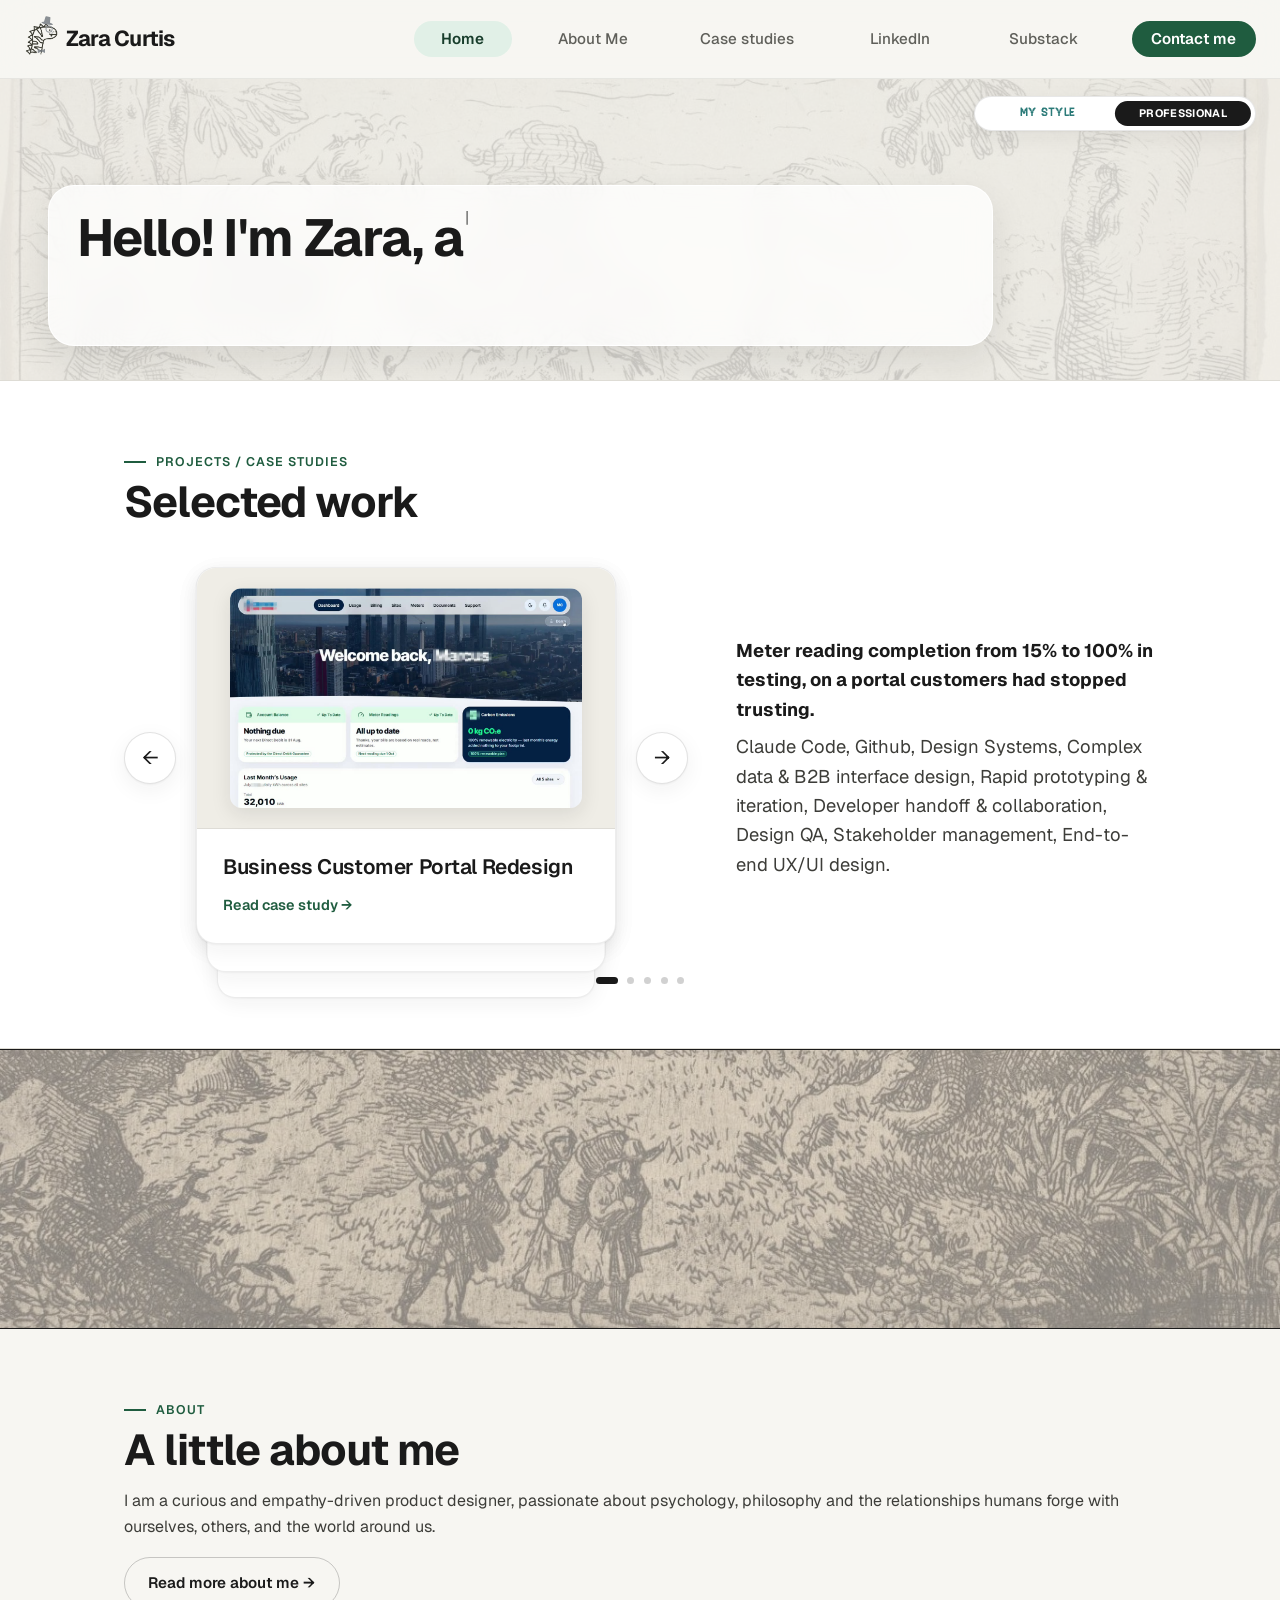
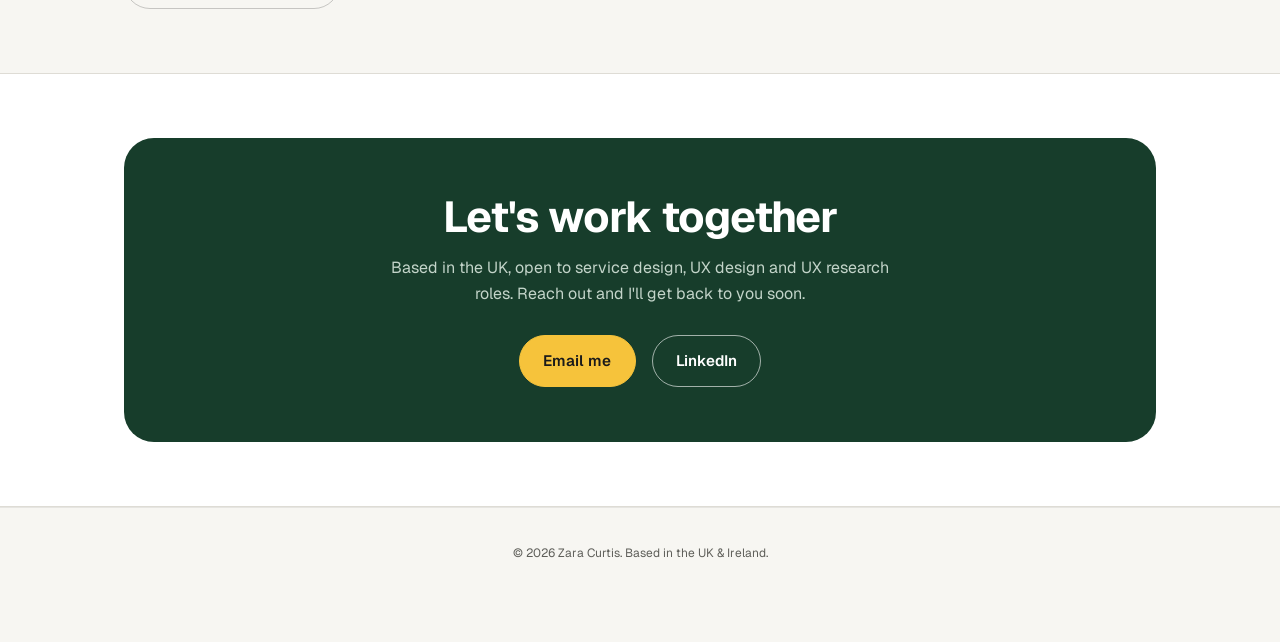
<file: index.html>
<!doctype html>
<html lang="en">
<head>
<meta charset="UTF-8" />
<script>(function(){try{var s=localStorage.getItem('zc-site-style');document.documentElement.setAttribute('data-theme', s==='personal'?'personal':'business');}catch(e){document.documentElement.setAttribute('data-theme','business');}})();</script>
<meta name="viewport" content="width=device-width, initial-scale=1.0" />
<title>Zara Curtis — UX Designer &amp; Researcher</title>
<meta name="description" content="Zara Curtis is a psychology-backed UX designer and researcher based in the UK &amp; Ireland." />
<link rel="preconnect" href="https://fonts.googleapis.com" />
<link rel="preconnect" href="https://fonts.gstatic.com" crossorigin />
<link href="https://fonts.googleapis.com/css2?family=Space+Mono:wght@400;700&family=VT323&display=swap" rel="stylesheet" />
<link href="https://fonts.googleapis.com/css2?family=Geist:wght@400;500;600;700&display=swap" rel="stylesheet" />
<link rel="icon" type="image/png" href="assets/brand/dino.png" />
<link rel="stylesheet" href="styles.css?v=20261109b" />
</head>
<body>

<header class="site-nav">
  <div class="wrap row">
    <div class="brand-group">
      <a class="brand" href="index.html"><span class="brand-icon"><img src="assets/brand/dino.png" alt="" /><svg class="brand-hat" viewBox="0 0 40 26" aria-hidden="true"><ellipse cx="20" cy="21.5" rx="15" ry="3.2" fill="#8a8f94"/><path d="M11 21 12.5 6a2 2 0 0 1 2-1.8h9a2 2 0 0 1 2 1.8L27 21Z" fill="#8a8f94"/></svg><svg class="brand-monocle" viewBox="0 0 24 24" aria-hidden="true"><circle cx="12" cy="12" r="7.5" fill="none" stroke="#8a8f94" stroke-width="2.2"/><path d="M18 17 q3 3 1 6" fill="none" stroke="#8a8f94" stroke-width="1.6" stroke-linecap="round"/></svg><svg class="brand-bowtie" viewBox="0 0 24 16" aria-hidden="true"><path d="M2 2 L10 6 L10 10 L2 14 Z" fill="#8a8f94"/><path d="M22 2 L14 6 L14 10 L22 14 Z" fill="#8a8f94"/><rect x="10" y="5.5" width="4" height="5" fill="#6b7176"/></svg></span><span class="brand-name">Zara Curtis</span></a>
    </div>
    <button type="button" class="nav-toggle" aria-label="Toggle menu" aria-expanded="false"><span></span><span></span><span></span></button>
    <nav class="links">
      <a href="index.html" class="nav-btn active">Home</a>
      <a href="about.html" class="nav-btn">About Me</a>
      <a href="case-studies.html" class="nav-btn">Case studies</a>
      <a href="https://www.linkedin.com/in/zaracurtis" target="_blank" rel="noopener" class="nav-btn">LinkedIn</a>
      <a href="https://zarasink.substack.com/" target="_blank" rel="noopener" class="nav-btn">Substack</a>
      <a href="mailto:Zaracurtis@gmail.com" class="cta">Contact me</a>
    </nav>
  </div>
</header>

<main>

  <!-- ============ HERO ============ -->
  <section class="hero">
    <button type="button" class="style-toggle" aria-label="Toggle site style">
      <span class="style-option personal">
        <svg class="style-icon" viewBox="0 0 24 24" fill="none" stroke="currentColor" stroke-width="1.7" stroke-linecap="round" stroke-linejoin="round" aria-hidden="true"><circle cx="12" cy="12" r="9"/><circle cx="8.5" cy="10" r="1" fill="currentColor" stroke="none"/><circle cx="15.5" cy="10" r="1" fill="currentColor" stroke="none"/><path d="M8 14.5c1.2 1.4 2.6 2 4 2s2.8-.6 4-2"/></svg>
        <span class="style-label">My Style</span>
      </span>
      <span class="style-option business">
        <svg class="style-icon" viewBox="0 0 24 24" fill="none" stroke="currentColor" stroke-width="1.8" stroke-linecap="round" stroke-linejoin="round" aria-hidden="true"><rect x="3" y="8" width="18" height="11" rx="1.5"/><path d="M8 8V6a2 2 0 0 1 2-2h4a2 2 0 0 1 2 2v2"/><path d="M3 13h18"/></svg>
        <span class="style-label">Professional</span>
      </span>
      <span class="style-thumb" aria-hidden="true"></span>
    </button>
    <div class="wrap">
      <div class="hero-textbox">
        <h1 id="hero-typing">Hello! I'm Zara, a psychology-backed <span class="hero-break">Product Designer.</span></h1>
      </div>
    </div>
  </section>

  <!-- ============ SELECTED WORK ============ -->
  <section id="work" class="alt">
    <div class="wrap">
      <div class="section-head">
        <span class="kicker">Projects / Case studies</span>
        <h2>Selected work</h2>
      </div>
    </div>

      <div class="wrap carousel-layout">
        <div class="carousel">
          <button type="button" class="carousel-arrow prev" aria-label="Previous project">←</button>
          <div class="carousel-stack">

              <a class="project-card carousel-slide" href="projects/business-portal.html">
                <div class="thumb cover"><img src="assets/business-portal/thumb-final.jpg" alt="Final business customer portal dashboard cover" width="1200" height="750" loading="lazy" /></div>
                <div class="info">
                  <h3>Business Customer Portal Redesign</h3>
                  <div class="arrow">Read case study →</div>
                </div>
              </a>

              <a class="project-card carousel-slide" href="projects/equil.html">
                <div class="thumb cover"><img src="assets/equil/mock-desktop-thumb.png" alt="Equil dashboard cover" width="1810" height="1097" loading="lazy" /></div>
                <div class="info">
                  <h3>Equil: Closing the Financial Literacy Gap with Research-Informed Design</h3>
                  <div class="arrow">Read case study →</div>
                </div>
              </a>

              <a class="project-card carousel-slide" href="projects/sketchscroll.html">
                <div class="thumb cover"><img src="assets/sketchscroll/dashboard-desktop-thumb.jpg" alt="Sketchscroll dashboard cover" width="1600" height="630" loading="lazy" /></div>
                <div class="info">
                  <h3>Sketchscroll: A Psychologically Informed Solution to Brainrot Using AI</h3>
                  <div class="arrow">Read case study →</div>
                </div>
              </a>

              <a class="project-card carousel-slide" href="projects/neurodivergence-in-schools.html">
                <div class="thumb tone-3">Reframing Neurodivergence In Schools</div>
                <div class="info">
                  <h3>A Systems-Thinking Approach to Reducing Student Exclusions</h3>
                  <div class="arrow">Read case study →</div>
                </div>
              </a>

              <a class="project-card carousel-slide" href="projects/risky-driving.html">
                <div class="thumb tone-4">Risky Driving Research</div>
                <div class="info">
                  <h3>Social Influences and Risky Driving</h3>
                  <div class="arrow">Read case study →</div>
                </div>
              </a>

            </div>
          <button type="button" class="carousel-arrow next" aria-label="Next project">→</button>
        </div>

        <div class="carousel-captions">
          <p class="carousel-caption" data-depth="0"><strong class="caption-outcome">Meter reading completion from 15% to 100% in testing, on a portal customers had stopped trusting.</strong> Claude Code, Github, Design Systems, Complex data &amp; B2B interface design, Rapid prototyping &amp; iteration, Developer handoff &amp; collaboration, Design QA, Stakeholder management, End-to-end UX/UI design.</p>
          <p class="carousel-caption" data-depth="1">An equitable financial literacy tool designed with and for young women.</p>
          <p class="carousel-caption" data-depth="2">User Research, Persona, Development, Wireframing, Prototyping, Usability Testing.</p>
          <p class="carousel-caption" data-depth="3">UX Artefact Translation, Inclusive Design Thinking, Service Interventions.</p>
          <p class="carousel-caption" data-depth="4">Using telematics to analyse how social context shapes driver behaviour.</p>
        </div>
      </div>

      <div class="carousel-dots">
        <button type="button" class="dot active" data-slide="0" aria-label="Go to slide 1"></button>
        <button type="button" class="dot" data-slide="1" aria-label="Go to slide 2"></button>
        <button type="button" class="dot" data-slide="2" aria-label="Go to slide 3"></button>
        <button type="button" class="dot" data-slide="3" aria-label="Go to slide 4"></button>
        <button type="button" class="dot" data-slide="4" aria-label="Go to slide 5"></button>
      </div>
  </section>

  <!-- ============ MOUNTAIN BAND ============ -->
  <section class="mountain-band" aria-hidden="true">
    <div class="layer layer-sky"></div>
    <div class="layer layer-far"></div>
    <div class="layer layer-mountains"></div>
    <div class="layer layer-trees"></div>
    <div class="layer layer-fg-trees"></div>
  </section>

  <!-- ============ ABOUT TEASER ============ -->
  <section>
    <div class="wrap">
      <div class="section-head" style="margin-bottom: 0; max-width: none;">
        <span class="kicker">About</span>
        <h2>A little about me</h2>
        <p>
          I am a curious and empathy-driven product designer, passionate about
          psychology, philosophy and the relationships humans forge with ourselves,
          others, and the world around us.
        </p>
        <p class="about-more" style="margin-top: 1.1rem;"><a class="btn ghost" href="about.html">Read more about me →</a></p>
      </div>
    </div>
  </section>

  <!-- ============ CONTACT ============ -->
  <section id="contact" class="alt">
    <div class="wrap">
      <div class="contact-box">
        <h2>Let's work together</h2>
        <p>Based in the UK, open to service design, UX design and UX research roles. Reach out and I'll get back to you soon.</p>
        <div class="actions">
          <a class="btn primary" href="mailto:Zaracurtis@gmail.com">Email me</a>
          <a class="btn ghost" href="https://www.linkedin.com/in/zaracurtis" target="_blank" rel="noopener">LinkedIn</a>
        </div>
      </div>
    </div>
  </section>

</main>

<footer class="site-footer">
  <div class="wrap">
    © <span id="year"></span> Zara Curtis. Based in the UK &amp; Ireland.
  </div>
</footer>

<script>document.getElementById('year').textContent = new Date().getFullYear();</script>
<script>
(function () {
  var stack = document.querySelector('.carousel-stack');
  if (!stack) return;

  var slides = Array.prototype.slice.call(stack.children);
  var count = slides.length;
  var dots = document.querySelectorAll('.carousel-dots .dot');
  var captionsBox = document.querySelector('.carousel-captions');
  var captions = captionsBox ? Array.prototype.slice.call(captionsBox.children) : [];
  var frontIndex = 0;
  var animating = false;

  function depthOf(cardIndex, front) {
    return ((cardIndex - front) % count + count) % count;
  }

  function sizeStack() {
    // Measure each card's natural height while briefly out of absolute
    // flow, so the stack container reserves enough room for the tallest.
    var maxH = 0;
    slides.forEach(function (s) {
      s.style.position = 'static';
    });
    slides.forEach(function (s) {
      maxH = Math.max(maxH, s.getBoundingClientRect().height);
    });
    slides.forEach(function (s) {
      s.style.position = '';
    });
    stack.style.height = Math.ceil(maxH) + 'px';
  }

  // Side by side (desktop), the caption box keeps the tallest caption's
  // height so the deck never shifts. Stacked (phones), it fits the caption
  // on show, so a short caption doesn't leave a gap above the dots.
  var stackedQuery = window.matchMedia('(max-width: 760px)');
  function sizeCaptions() {
    if (!captionsBox || !captions.length) return;
    var list = stackedQuery.matches ? [captions[frontIndex]] : captions;
    var maxH = 0;
    list.forEach(function (c) { c.style.position = 'static'; });
    list.forEach(function (c) { maxH = Math.max(maxH, c.getBoundingClientRect().height); });
    list.forEach(function (c) { c.style.position = ''; });
    captionsBox.style.minHeight = Math.ceil(maxH) + 'px';
  }

  function updateDots() {
    dots.forEach(function (d, i) { d.classList.toggle('active', i === frontIndex); });
  }

  function applyDepths(skipIndices) {
    slides.forEach(function (el, i) {
      if (skipIndices && skipIndices.indexOf(i) !== -1) return;
      el.setAttribute('data-depth', depthOf(i, frontIndex));
    });
    captions.forEach(function (el, i) {
      el.setAttribute('data-depth', depthOf(i, frontIndex));
    });
    sizeCaptions();
  }

  function forceNoTransition(el, fn) {
    el.classList.add('no-transition');
    fn();
    el.getBoundingClientRect();
    el.classList.remove('no-transition');
  }

  function onTransformEnd(el, cb) {
    el.addEventListener('transitionend', function handler(e) {
      if (e.propertyName !== 'transform') return;
      el.removeEventListener('transitionend', handler);
      cb();
    });
  }

  function next() {
    if (animating) return;
    animating = true;
    var outgoingIndex = frontIndex;
    var outgoing = slides[outgoingIndex];

    outgoing.classList.add('exit-right');
    frontIndex = (frontIndex + 1) % count;
    applyDepths([outgoingIndex]);
    updateDots();

    onTransformEnd(outgoing, function () {
      forceNoTransition(outgoing, function () {
        outgoing.classList.remove('exit-right');
        outgoing.setAttribute('data-depth', depthOf(outgoingIndex, frontIndex));
      });
      animating = false;
    });
  }

  function prev() {
    if (animating) return;
    animating = true;
    var incomingIndex = (frontIndex - 1 + count) % count;
    var incoming = slides[incomingIndex];

    // The incoming card is the one jumping all the way from the back of
    // the deck to the front, so it gets the dramatic sweep. Every other
    // card (including the outgoing front) just settles one step back,
    // the same gentle shift next() gives its non-exiting cards.
    // "entering" carries the slower transition for the whole glide;
    // "enter-from-right" only marks the instantaneous off-screen start
    // so it must be gone before the animated step below, or the fast
    // default transition would apply instead and the card would snap in.
    incoming.classList.add('entering');
    forceNoTransition(incoming, function () {
      incoming.classList.add('enter-from-right');
    });

    frontIndex = incomingIndex;
    applyDepths([incomingIndex]);
    updateDots();

    // A single rAF isn't enough: the browser can coalesce it with the
    // synchronous changes above into one paint, so the far-right start
    // position never actually commits and the "transition" has nothing
    // to animate from. A nested rAF forces that start frame to paint first.
    requestAnimationFrame(function () {
      requestAnimationFrame(function () {
        incoming.classList.remove('enter-from-right');
        incoming.setAttribute('data-depth', '0');
      });
    });

    onTransformEnd(incoming, function () {
      incoming.classList.remove('entering');
      animating = false;
    });
  }

  function goTo(i) {
    if (animating || i === frontIndex) return;
    frontIndex = i;
    applyDepths();
    updateDots();
  }

  // Clicking an arrow or dot swaps in a new front card wherever the
  // mouse already happens to be — often right next to the arrow it was
  // just used to click — and :hover matches on that position alone, so
  // the new card can "react" to a cursor that never actually moved onto
  // it. Suppress hover the moment a click drives the navigation, and
  // only re-enable it once the mouse genuinely moves again.
  function suppressHoverUntilMove() {
    stack.classList.add('suppress-hover');
    window.addEventListener('mousemove', function handler() {
      stack.classList.remove('suppress-hover');
      window.removeEventListener('mousemove', handler);
    });
  }

  document.querySelector('.carousel-arrow.prev').addEventListener('click', function () {
    suppressHoverUntilMove();
    prev();
  });
  document.querySelector('.carousel-arrow.next').addEventListener('click', function () {
    suppressHoverUntilMove();
    next();
  });
  dots.forEach(function (d, i) {
    d.addEventListener('click', function () {
      suppressHoverUntilMove();
      goTo(i);
    });
  });

  // Swipe support: horizontal drag on the stack moves to the next/prev
  // card. A swipe suppresses the card's own link click; a plain tap
  // still opens the project as normal. Touch-only (pointer: coarse) —
  // these listeners have no reason to exist for a mouse, and left
  // unconditional they were part of what let a card get visually
  // "caught" on the cursor after clicking an arrow on desktop.
  (function () {
    if (!window.matchMedia('(pointer: coarse)').matches) return;
    var startX = 0, startY = 0, tracking = false, swiping = false;

    stack.addEventListener('touchstart', function (e) {
      if (e.touches.length !== 1) return;
      startX = e.touches[0].clientX;
      startY = e.touches[0].clientY;
      tracking = true;
      swiping = false;
    }, { passive: true });

    stack.addEventListener('touchmove', function (e) {
      if (!tracking) return;
      var dx = e.touches[0].clientX - startX;
      var dy = e.touches[0].clientY - startY;
      if (!swiping && Math.abs(dx) > 10 && Math.abs(dx) > Math.abs(dy)) {
        swiping = true;
      }
      if (swiping && e.cancelable) e.preventDefault();
    }, { passive: false });

    stack.addEventListener('touchend', function (e) {
      if (!tracking) return;
      tracking = false;
      if (!swiping) return;
      var dx = e.changedTouches[0].clientX - startX;
      if (Math.abs(dx) > 40) {
        // next()'s outgoing card exits to the right, so it belongs to a
        // rightward drag (flicking the top card away); prev()'s incoming
        // card sweeps in from the right, matching a leftward drag (pulling
        // new content in from that side).
        if (dx < 0) prev(); else next();
      }
    });
  })();

  window.addEventListener('resize', function () { sizeStack(); sizeCaptions(); });
  // Web fonts change how text wraps, so measure again once they have loaded.
  if (document.fonts && document.fonts.ready) document.fonts.ready.then(function () { sizeStack(); sizeCaptions(); });
  sizeStack();
  sizeCaptions();
  applyDepths();
  updateDots();
})();
</script>

<script>
(function () {
  var h1 = document.getElementById('hero-typing');
  var toggle = document.querySelector('.style-toggle');
  if (!h1) return;
  var box = h1.closest('.hero-textbox');

  // Each part is either straight typing, or a typo: the wrong text gets
  // typed, backspaced out, then replaced with the correct text. A
  // "breakStart" marker switches subsequent parts into the .hero-break
  // span so "Product Designer." still lands on its own line in business.
  // All of this is rebuilt by buildForTheme() below, not just computed
  // once — the toggle switches theme live, without a reload, and the
  // smiley (and the box's own font/size) differ by theme, so a change
  // needs to redo this rather than leave the OLD theme's heading sitting
  // in a box now styled for the new one.
  var isPersonal, parts, steps, totalWeight, msPerUnit;
  var TOTAL_MS = 4500;

  function buildForTheme() {
    isPersonal = document.documentElement.getAttribute('data-theme') === 'personal';
    parts = [
      { text: "Hello! I'm Zara, a psychology-backed " },
      { breakStart: true },
      { text: "Product " },
      { typo: "Designar", fix: "Designer" },
      { text: isPersonal ? "" : "." }
    ];

    steps = [];
    (function build() {
      var phase = 0;
      parts.forEach(function (p) {
        if (p.breakStart) { phase = 1; return; }
        if (p.text) {
          for (var i = 0; i < p.text.length; i++) steps.push({ t: 'type', c: p.text[i], phase: phase });
        } else if (p.typo) {
          for (var i = 0; i < p.typo.length; i++) steps.push({ t: 'type', c: p.typo[i], phase: phase });
          for (var i = 0; i < p.typo.length; i++) steps.push({ t: 'back', phase: phase, pause: i === 0 });
          for (var i = 0; i < p.fix.length; i++) steps.push({ t: 'type', c: p.fix[i], phase: phase });
        }
      });
    })();

    // Weighted so the whole thing lands around 4.5s regardless of small
    // future text edits: typing costs more than backspacing, and the
    // moment right after noticing a typo gets a brief "oops" pause.
    totalWeight = 0;
    steps.forEach(function (s) {
      s.w = s.t === 'back' ? 0.55 : 1;
      if (s.pause) s.w += 3;
      totalWeight += s.w;
    });
    msPerUnit = TOTAL_MS / totalWeight;
    buildFinalStrings();
  }

  function escapeHtml(s) {
    return s.replace(/&/g, '&amp;').replace(/</g, '&lt;').replace(/>/g, '&gt;');
  }

  var finalPrefix, finalBreak;
  function buildFinalStrings() {
    finalPrefix = ''; finalBreak = '';
    var phase = 0;
    parts.forEach(function (p) {
      if (p.breakStart) { phase = 1; return; }
      var t = p.text !== undefined ? p.text : p.fix;
      if (phase === 0) finalPrefix += t; else finalBreak += t;
    });
  }
  buildForTheme();

  // Line breaks the destination (fully-typed) layout actually falls on,
  // filled in below once the box's final width is known. Typing into
  // them (rather than letting the browser re-wrap live, shorter text)
  // is what stops a word like "psychology-backed" from briefly fitting
  // at the end of a line, then jumping down once it's finished.
  var lineBreaks = { prefixBreaks: [], breakBreaks: [] };

  function insertBreaks(str, offsets) {
    if (!offsets.length) return escapeHtml(str);
    var out = '', last = 0;
    offsets.forEach(function (idx) {
      if (idx > last && idx <= str.length) {
        out += escapeHtml(str.slice(last, idx)) + '<br>';
        last = idx;
      }
    });
    return out + escapeHtml(str.slice(last));
  }

  // A cursor sitting inline, mid-typing, adds just enough width to
  // occasionally push a word into a wrap that isn't there in the final,
  // cursor-free layout — the same jump this whole file is built to
  // avoid, just triggered by the cursor instead of the text itself. So
  // the cursor is never part of the text flow: it's a single persistent
  // element, positioned absolutely after each render from where the
  // typed text actually ends, contributing zero width to anything.
  var cursorEl = document.createElement('span');
  cursorEl.className = 'type-cursor';
  cursorEl.textContent = '|';
  cursorEl.setAttribute('aria-hidden', 'true');
  cursorEl.style.position = 'absolute';
  if (box) box.appendChild(cursorEl);

  function positionCursor() {
    if (!box) return;
    var walker = document.createTreeWalker(h1, NodeFilter.SHOW_TEXT);
    var lastNode = null, node;
    while ((node = walker.nextNode())) lastNode = node;
    var boxRect = box.getBoundingClientRect();
    var rect;
    if (lastNode && lastNode.textContent.length) {
      var range = document.createRange();
      range.setStart(lastNode, lastNode.textContent.length);
      range.setEnd(lastNode, lastNode.textContent.length);
      rect = range.getBoundingClientRect();
    } else {
      rect = h1.getBoundingClientRect();
    }
    cursorEl.style.left = (rect.left - boxRect.left) + 'px';
    cursorEl.style.top = (rect.top - boxRect.top) + 'px';
  }

  var prefixStr = '', breakStr = '';
  function render() {
    var prefixHtml = insertBreaks(prefixStr, lineBreaks.prefixBreaks);
    var breakHtml = insertBreaks(breakStr, lineBreaks.breakBreaks);
    h1.innerHTML = prefixHtml + '<span class="hero-break">' + breakHtml + '</span>';
    positionCursor();
  }

  function shakeToggle() {
    if (!toggle) return;
    toggle.classList.add('shake');
    toggle.addEventListener('animationend', function handler() {
      toggle.classList.remove('shake');
      toggle.removeEventListener('animationend', handler);
    });
  }

  var i = 0;
  var stepTimer = null;
  function step() {
    if (i >= steps.length) {
      render();
      cursorEl.style.display = 'none';
      setTimeout(shakeToggle, 3000);
      return;
    }
    var s = steps[i];
    if (s.t === 'type') {
      if (s.phase === 0) prefixStr += s.c; else breakStr += s.c;
    } else {
      if (s.phase === 0) prefixStr = prefixStr.slice(0, -1); else breakStr = breakStr.slice(0, -1);
    }
    render();
    i++;
    var delay = s.w * msPerUnit * (0.75 + Math.random() * 0.5);
    stepTimer = setTimeout(step, delay);
  }

  // The toggle switches theme live, with no reload — if that happens
  // while typing is still mid-animation, or any time after, the heading
  // and the box's own lock/wraps were built for whichever theme was
  // active at page load and don't update on their own. Cancel any typing
  // in progress and jump straight to the new theme's finished heading,
  // re-measured from scratch, rather than leave the old theme's text (or
  // its now-mismatched box size) sitting in a box styled for the new one.
  document.addEventListener('zc-theme-changed', function () {
    if (stepTimer) { clearTimeout(stepTimer); stepTimer = null; }
    buildForTheme();
    lockBoxSize();
    lineBreaks = computeLineBreaks();
    prefixStr = finalPrefix;
    breakStr = finalBreak;
    i = steps.length;
    render();
    cursorEl.style.display = 'none';
  });

  // Splits text at every point a browser might wrap it: runs of
  // whitespace, and just after a hyphen inside a compound word (e.g.
  // "psychology-backed" can wrap right after the hyphen).
  function tokenize(str) {
    var out = [], re = /\s+|[^\s-]+-|[^\s-]+/g, m;
    while ((m = re.exec(str))) out.push(m[0]);
    return out;
  }

  // The clone below is position:absolute, whose containing block is its
  // positioned ancestor's PADDING box — so a plain "max-width: 100%"
  // measures against .wrap's full width, not the narrower area actually
  // left after .wrap's own side padding. On narrow viewports that let
  // the clone (and the box locked to its size) come out wider than the
  // space the in-flow box really has, overflowing past .hero's clipped
  // edge. Measuring against this instead keeps the two in agreement.
  function availWidth() {
    var cs = getComputedStyle(box.parentNode);
    return box.parentNode.clientWidth - parseFloat(cs.paddingLeft) - parseFloat(cs.paddingRight);
  }

  // Builds an offscreen clone of the box with the FULL final heading —
  // never touching the live h1 — so it's safe to call anytime, mid-
  // animation or not. Used both to lock the box's size and, per token,
  // to read off exactly where the destination layout wraps.
  function buildFinalClone() {
    var clone = box.cloneNode(false);
    clone.style.position = 'absolute';
    clone.style.visibility = 'hidden';
    clone.style.left = '-9999px';
    clone.style.top = '0';
    clone.style.minWidth = '0';
    clone.style.minHeight = '0';
    clone.style.width = 'auto';
    clone.style.maxWidth = availWidth() + 'px';
    // Deliberately NOT sized from box.getBoundingClientRect(): once the
    // box has already been locked once, its current width is that
    // locked value, not its natural one — measuring against it and then
    // adding the cursor buffer again would compound a little wider on
    // every call (lock, relock on fonts.ready, ...). Left to size
    // itself, the clone naturally settles at the same width the live
    // box would if nothing had ever constrained it: its own content's
    // preferred width, capped by max-width like any ordinary element.

    var h1clone = document.createElement('h1');
    h1clone.className = h1.className;

    var prefixSpans = [], breakSpans = [], offset;
    offset = 0;
    tokenize(finalPrefix).forEach(function (tok) {
      if (/^\s+$/.test(tok)) {
        h1clone.appendChild(document.createTextNode(tok));
      } else {
        var span = document.createElement('span');
        span.textContent = tok;
        h1clone.appendChild(span);
        prefixSpans.push({ span: span, start: offset });
      }
      offset += tok.length;
    });

    var breakWrap = document.createElement('span');
    breakWrap.className = 'hero-break';
    offset = 0;
    tokenize(finalBreak).forEach(function (tok) {
      if (/^\s+$/.test(tok)) {
        breakWrap.appendChild(document.createTextNode(tok));
      } else {
        var span = document.createElement('span');
        span.textContent = tok;
        breakWrap.appendChild(span);
        breakSpans.push({ span: span, start: offset });
      }
      offset += tok.length;
    });
    breakWrap.appendChild(document.createElement('span')).className = 'type-cursor';
    h1clone.appendChild(breakWrap);

    clone.appendChild(h1clone);
    // Appended next to the live box (inside .hero), not to
    // document.body — theme- and section-scoped rules like
    // "[data-theme=business] .hero h1" only match h1 as a descendant
    // of .hero, so a clone parented to body would silently fall back
    // to the wrong font-size/max-width and measure the wrong wraps.
    box.parentNode.appendChild(clone);
    return { clone: clone, prefixSpans: prefixSpans, breakSpans: breakSpans, breakWrap: breakWrap };
  }

  // Lock the speech-bubble box to the size of the FULLY typed text
  // before animating, so it never grows/shrinks as characters are
  // typed and backspaced — only its content changes.
  function lockBoxSize() {
    if (!box) return;
    var built = buildFinalClone();
    var rect = built.clone.getBoundingClientRect();
    built.clone.parentNode.removeChild(built.clone);
    // +14px covers the blinking cursor glyph landing mid-line (after the
    // prefix, before the break) at a width this single measurement,
    // cursor fixed at the very end, doesn't otherwise account for.
    // Clamped to availWidth() as a safety net — the clone is already
    // measured within that same limit, so this only guards against the
    // +14px cushion itself pushing past the edge on the narrowest phones.
    box.style.minWidth = Math.min(rect.width + 14, availWidth()) + 'px';
    box.style.minHeight = rect.height + 'px';
  }

  // Reads where the destination (fully-typed) layout actually wraps, so
  // typing can be made to land straight on the right line instead of
  // relying on the browser to re-wrap live, shorter text the same way
  // every time (it doesn't — a word can fit at a line's end while it's
  // still growing, then jump to the next line once it's finished).
  function computeLineBreaks() {
    var built = buildFinalClone();
    var isBlockBreak = getComputedStyle(built.breakWrap).display === 'block';
    var prefixBreaks = [], breakBreaks = [], prevTop = null;
    built.prefixSpans.forEach(function (item) {
      var top = item.span.getBoundingClientRect().top;
      if (prevTop !== null && Math.round(top) !== Math.round(prevTop)) prefixBreaks.push(item.start);
      prevTop = top;
    });
    built.breakSpans.forEach(function (item, idx) {
      var top = item.span.getBoundingClientRect().top;
      // Business already forces this onto its own line via display:
      // block — an explicit break there would just add a blank line.
      if (prevTop !== null && Math.round(top) !== Math.round(prevTop) && !(idx === 0 && isBlockBreak)) {
        breakBreaks.push(item.start);
      }
      prevTop = top;
    });
    built.clone.parentNode.removeChild(built.clone);
    return { prefixBreaks: prefixBreaks, breakBreaks: breakBreaks };
  }

  // Runs immediately, not after fonts/anything else finish loading —
  // otherwise the full static heading (baked into the HTML for
  // no-JS/SEO) sits there at full size for a moment, then suddenly
  // snaps down to start typing. Locking and clearing synchronously,
  // right away, means the bubble is never seen at any size but its
  // final one.
  lockBoxSize();
  lineBreaks = computeLineBreaks();
  render();
  stepTimer = setTimeout(step, 250);

  // The heading font loads late on a cold cache (e.g. a hard refresh),
  // so that very first pass was measured against the fallback font —
  // its metrics (and therefore the wrap points) can be quite different,
  // which used to make the box balloon, and words land on the wrong
  // line, once the real font swapped in mid-animation. Redoing both
  // (still on an invisible clone, never touching the live h1) once the
  // real font is actually ready corrects it without any visible flash.
  if (document.fonts && document.fonts.ready) {
    document.fonts.ready.then(function () {
      lockBoxSize();
      lineBreaks = computeLineBreaks();
    });
  }
})();
</script>

<script src="nav.js?v=20261109b" defer></script>
</body>
</html>
</file>
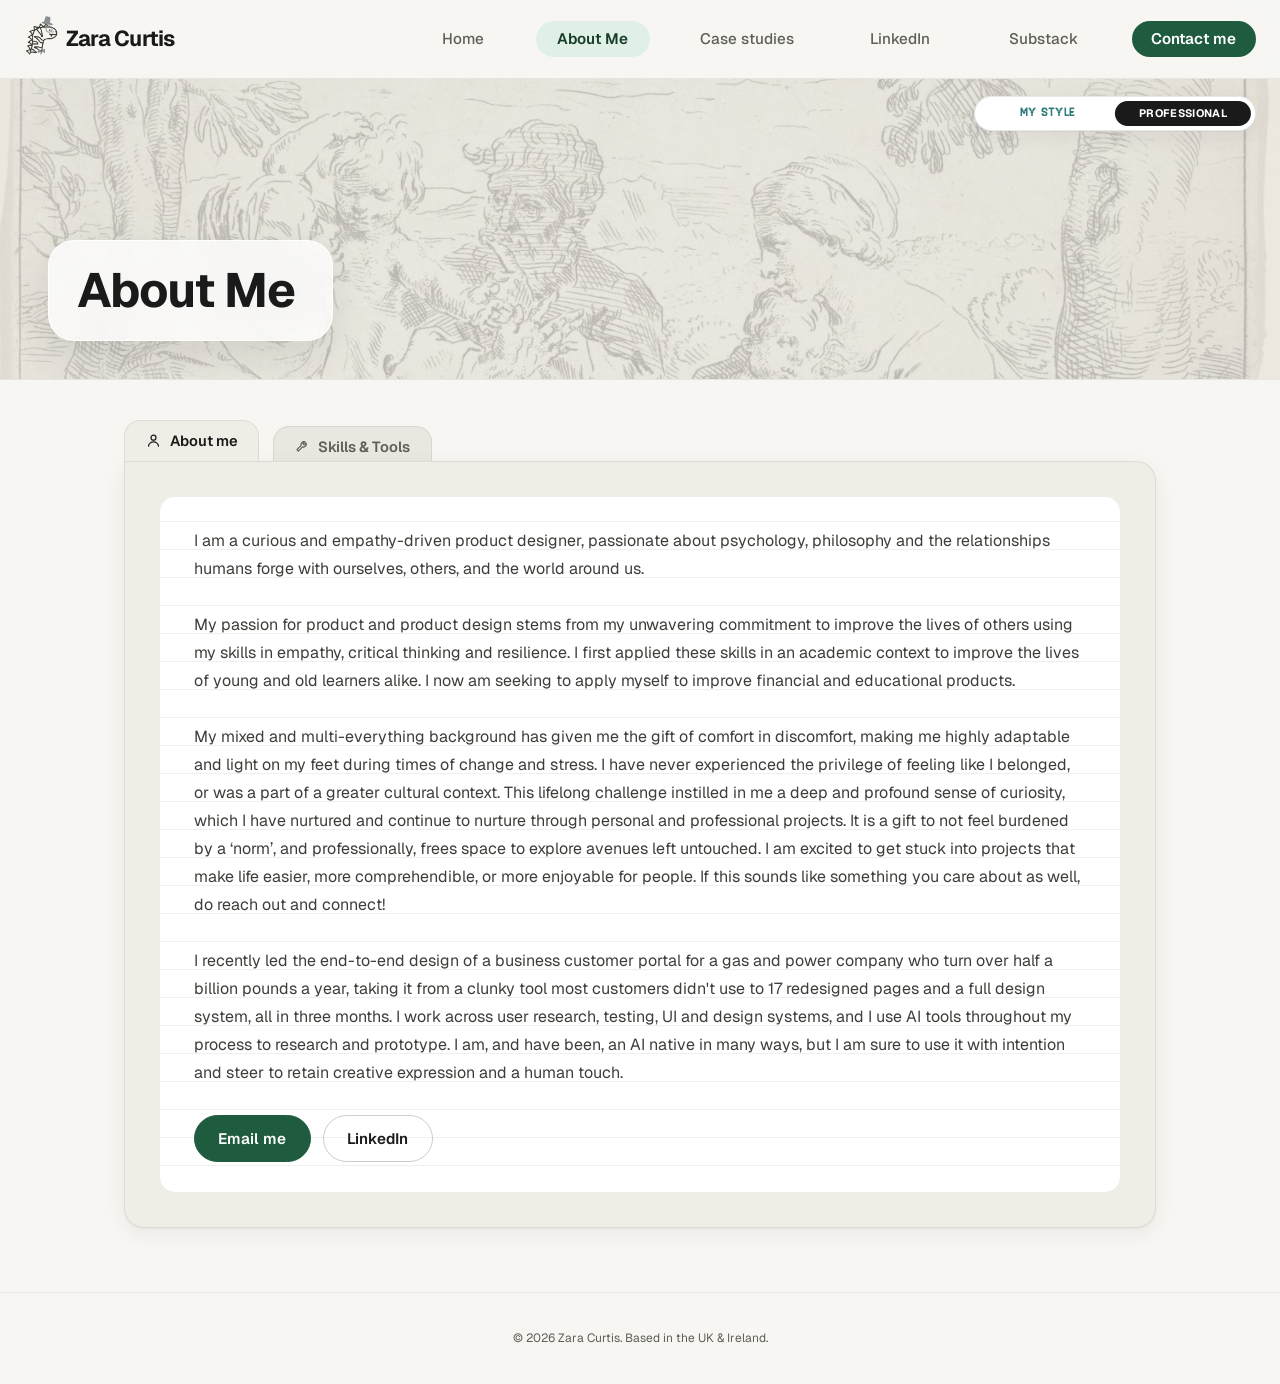
<file: about.html>
<!doctype html>
<html lang="en">
<head>
<meta charset="UTF-8" />
<script>(function(){try{var s=localStorage.getItem('zc-site-style');document.documentElement.setAttribute('data-theme', s==='personal'?'personal':'business');}catch(e){document.documentElement.setAttribute('data-theme','business');}})();</script>
<meta name="viewport" content="width=device-width, initial-scale=1.0" />
<title>About Me — Zara Curtis</title>
<link rel="preconnect" href="https://fonts.googleapis.com" />
<link rel="preconnect" href="https://fonts.gstatic.com" crossorigin />
<link href="https://fonts.googleapis.com/css2?family=Space+Mono:wght@400;700&family=VT323&display=swap" rel="stylesheet" />
<link href="https://fonts.googleapis.com/css2?family=Geist:wght@400;500;600;700&display=swap" rel="stylesheet" />
<link rel="icon" type="image/png" href="assets/brand/dino.png" />
<link rel="stylesheet" href="styles.css?v=20261109b" />
</head>
<body>

<header class="site-nav">
  <div class="wrap row">
    <div class="brand-group">
      <a class="brand" href="index.html"><span class="brand-icon"><img src="assets/brand/dino.png" alt="" /><svg class="brand-hat" viewBox="0 0 40 26" aria-hidden="true"><ellipse cx="20" cy="21.5" rx="15" ry="3.2" fill="#8a8f94"/><path d="M11 21 12.5 6a2 2 0 0 1 2-1.8h9a2 2 0 0 1 2 1.8L27 21Z" fill="#8a8f94"/></svg><svg class="brand-monocle" viewBox="0 0 24 24" aria-hidden="true"><circle cx="12" cy="12" r="7.5" fill="none" stroke="#8a8f94" stroke-width="2.2"/><path d="M18 17 q3 3 1 6" fill="none" stroke="#8a8f94" stroke-width="1.6" stroke-linecap="round"/></svg><svg class="brand-bowtie" viewBox="0 0 24 16" aria-hidden="true"><path d="M2 2 L10 6 L10 10 L2 14 Z" fill="#8a8f94"/><path d="M22 2 L14 6 L14 10 L22 14 Z" fill="#8a8f94"/><rect x="10" y="5.5" width="4" height="5" fill="#6b7176"/></svg></span><span class="brand-name">Zara Curtis</span></a>
    </div>
    <button type="button" class="nav-toggle" aria-label="Toggle menu" aria-expanded="false"><span></span><span></span><span></span></button>
    <nav class="links">
      <a href="index.html" class="nav-btn">Home</a>
      <a href="about.html" class="nav-btn active">About Me</a>
      <a href="case-studies.html" class="nav-btn">Case studies</a>
      <a href="https://www.linkedin.com/in/zaracurtis" target="_blank" rel="noopener" class="nav-btn">LinkedIn</a>
      <a href="https://zarasink.substack.com/" target="_blank" rel="noopener" class="nav-btn">Substack</a>
      <a href="mailto:Zaracurtis@gmail.com" class="cta">Contact me</a>
    </nav>
  </div>
</header>

<main>
  <section class="page-hero">
    <button type="button" class="style-toggle" aria-label="Toggle site style">
      <span class="style-option personal">
        <svg class="style-icon" viewBox="0 0 24 24" fill="none" stroke="currentColor" stroke-width="1.7" stroke-linecap="round" stroke-linejoin="round" aria-hidden="true"><circle cx="12" cy="12" r="9"/><circle cx="8.5" cy="10" r="1" fill="currentColor" stroke="none"/><circle cx="15.5" cy="10" r="1" fill="currentColor" stroke="none"/><path d="M8 14.5c1.2 1.4 2.6 2 4 2s2.8-.6 4-2"/></svg>
        <span class="style-label">My Style</span>
      </span>
      <span class="style-option business">
        <svg class="style-icon" viewBox="0 0 24 24" fill="none" stroke="currentColor" stroke-width="1.8" stroke-linecap="round" stroke-linejoin="round" aria-hidden="true"><rect x="3" y="8" width="18" height="11" rx="1.5"/><path d="M8 8V6a2 2 0 0 1 2-2h4a2 2 0 0 1 2 2v2"/><path d="M3 13h18"/></svg>
        <span class="style-label">Professional</span>
      </span>
      <span class="style-thumb" aria-hidden="true"></span>
    </button>
    <div class="wrap">
      <div class="title-box"><h1>About Me</h1></div>
    </div>
  </section>

  <section style="padding-top: 2.5rem;">
    <div class="wrap">
      <div class="folder">
        <div class="folder-tabs" role="tablist">
          <button type="button" class="folder-tab active" data-tab="about" role="tab" aria-selected="true">
            <svg class="tab-icon" viewBox="0 0 24 24" fill="none" stroke="currentColor" stroke-width="1.7" stroke-linecap="round" stroke-linejoin="round" aria-hidden="true"><circle cx="12" cy="8" r="3.5"/><path d="M5 20c0-3.5 3.5-6 7-6s7 2.5 7 6"/></svg>
            <span>About me</span>
          </button>
          <button type="button" class="folder-tab" data-tab="skills" role="tab" aria-selected="false">
            <svg class="tab-icon" viewBox="0 0 24 24" fill="none" stroke="currentColor" stroke-width="1.7" stroke-linecap="round" stroke-linejoin="round" aria-hidden="true"><path d="M15.5 5.5a4 4 0 0 0-5.4 5l-6 6 2 2 6-6a4 4 0 0 0 5-5.4l-2.6 2.6-2-2Z"/></svg>
            <span>Skills &amp; Tools</span>
          </button>
        </div>

        <div class="folder-pages" data-active="about">
          <div class="folder-page active" data-page="about">
            <div class="paper-sheet">
              <p>
                I am a curious and empathy-driven product designer, passionate about psychology,
                philosophy and the relationships humans forge with ourselves, others, and the
                world around us.
              </p>
              <p>
                My passion for product and product design stems from my unwavering commitment to
                improve the lives of others using my skills in empathy, critical thinking and
                resilience. I first applied these skills in an academic context to improve the
                lives of young and old learners alike. I now am seeking to apply myself to
                improve financial and educational products.
              </p>
              <p>
                My mixed and multi-everything background has given me the gift of comfort in
                discomfort, making me highly adaptable and light on my feet during times of
                change and stress. I have never experienced the privilege of feeling like I
                belonged, or was a part of a greater cultural context. This lifelong challenge
                instilled in me a deep and profound sense of curiosity, which I have nurtured and
                continue to nurture through personal and professional projects. It is a gift to
                not feel burdened by a &lsquo;norm&rsquo;, and professionally, frees space to
                explore avenues left untouched. I am excited to get stuck into projects that make
                life easier, more comprehendible, or more enjoyable for people. If this sounds
                like something you care about as well, do reach out and connect!
              </p>
              <p>
                I recently led the end-to-end design of a business customer portal for a gas and
                power company who turn over half a billion pounds a year, taking it from a
                clunky tool most customers didn't use to 17 redesigned pages and a full
                design system, all in three months. I work across user research, testing, UI and
                design systems, and I use AI tools throughout my process to research and prototype.
                I am, and have been, an AI native in many ways, but I am sure to use it with
                intention and steer to retain creative expression and a human touch.
              </p>
              <p class="folder-contact">
                <a class="btn primary" href="mailto:Zaracurtis@gmail.com">Email me</a>
                &nbsp;
                <a class="btn ghost" href="https://www.linkedin.com/in/zaracurtis" target="_blank" rel="noopener">LinkedIn</a>
              </p>
            </div>
          </div>

          <div class="folder-page" data-page="skills">
            <div class="mosaic-section">
              <h4 class="mosaic-heading mh-research">Research</h4>
              <div class="mosaic-grid">
                <div class="mosaic-paper mp-research">
                  <span class="paper-sticker">User research</span>
                  <span class="paper-pin" aria-hidden="true"></span>
                  <p>Interviews, surveys, and usability testing.</p>
                </div>
                <div class="mosaic-paper mp-research">
                  <span class="paper-sticker">Requirements gathering</span>
                  <span class="paper-pin" aria-hidden="true"></span>
                  <p>Working with product and stakeholders to define scope.</p>
                </div>
                <div class="mosaic-paper mp-research">
                  <span class="paper-sticker">Personas &amp; journey mapping</span>
                  <span class="paper-pin" aria-hidden="true"></span>
                  <p>Personas, journey maps, and user flows.</p>
                </div>
                <div class="mosaic-paper mp-research">
                  <span class="paper-sticker">Data-informed decisions</span>
                  <span class="paper-pin" aria-hidden="true"></span>
                  <p>Grounding design choices in research data.</p>
                </div>
              </div>
            </div>

            <div class="mosaic-section">
              <h4 class="mosaic-heading mh-design">Design</h4>
              <div class="mosaic-grid">
                <div class="mosaic-paper mp-design">
                  <span class="paper-sticker">Information architecture</span>
                  <span class="paper-pin" aria-hidden="true"></span>
                  <p>Structuring content and flows through wireframing.</p>
                </div>
                <div class="mosaic-paper mp-design">
                  <span class="paper-sticker">Complex data &amp; B2B</span>
                  <span class="paper-pin" aria-hidden="true"></span>
                  <p>Interface design for data-dense, B2B products.</p>
                </div>
                <div class="mosaic-paper mp-design">
                  <span class="paper-sticker">Interaction design</span>
                  <span class="paper-pin" aria-hidden="true"></span>
                  <p>Micro-interactions and considered interaction design.</p>
                </div>
                <div class="mosaic-paper mp-design">
                  <span class="paper-sticker">Rapid prototyping</span>
                  <span class="paper-pin" aria-hidden="true"></span>
                  <p>Iterative design through fast prototyping cycles.</p>
                </div>
                <div class="mosaic-paper mp-design">
                  <span class="paper-sticker">Accessibility</span>
                  <span class="paper-pin" aria-hidden="true"></span>
                  <p>Inclusive, standards-aware design.</p>
                </div>
              </div>
            </div>

            <div class="mosaic-section">
              <h4 class="mosaic-heading mh-systems">Systems</h4>
              <div class="mosaic-grid">
                <div class="mosaic-paper mp-systems">
                  <span class="paper-sticker">Design systems</span>
                  <span class="paper-pin" aria-hidden="true"></span>
                  <p>Components, tokens, and documentation for consistent, scalable UI.</p>
                </div>
                <div class="mosaic-paper mp-systems">
                  <span class="paper-sticker">Developer handoff</span>
                  <span class="paper-pin" aria-hidden="true"></span>
                  <p>Close collaboration with engineering from design through to build.</p>
                </div>
                <div class="mosaic-paper mp-systems">
                  <span class="paper-sticker">Design QA</span>
                  <span class="paper-pin" aria-hidden="true"></span>
                  <p>Reviewing builds against designs before ship.</p>
                </div>
                <div class="mosaic-paper mp-systems">
                  <span class="paper-sticker">Stakeholder management</span>
                  <span class="paper-pin" aria-hidden="true"></span>
                  <p>Aligning competing priorities across teams.</p>
                </div>
              </div>
            </div>

            <div class="mosaic-section">
              <h4 class="mosaic-heading mh-tools">Tools</h4>
              <div class="mosaic-grid">
                <div class="mosaic-paper mp-tools">
                  <span class="paper-sticker">Figma</span>
                  <span class="paper-pin" aria-hidden="true"></span>
                  <p>Wireframing, hi-fi UI, prototyping, component libraries and design systems.</p>
                </div>
                <div class="mosaic-paper mp-tools">
                  <span class="paper-sticker">Miro</span>
                  <span class="paper-pin" aria-hidden="true"></span>
                  <p>User flows, journey mapping, workshops, affinity mapping.</p>
                </div>
                <div class="mosaic-paper mp-tools">
                  <span class="paper-sticker">Claude Code &amp; Figma AI</span>
                  <span class="paper-pin" aria-hidden="true"></span>
                  <p>Research synthesis, rapid prototyping, content drafting.</p>
                </div>
                <div class="mosaic-paper mp-tools">
                  <span class="paper-sticker">Jira &amp; Confluence</span>
                  <span class="paper-pin" aria-hidden="true"></span>
                  <p>Working closely with product and engineering.</p>
                </div>
              </div>
            </div>
          </div>
        </div>
      </div>
    </div>
  </section>
</main>

<footer class="site-footer">
  <div class="wrap">
    © <span id="year"></span> Zara Curtis. Based in the UK &amp; Ireland.
  </div>
</footer>

<script>document.getElementById('year').textContent = new Date().getFullYear();</script>
<script>
(function () {
  var tabs = document.querySelectorAll('.folder-tab');
  var pages = document.querySelectorAll('.folder-page');
  var wrap = document.querySelector('.folder-pages');
  if (!tabs.length) return;

  // The pages are very different lengths (About's paragraphs vs. the
  // Skills mosaic). Locking the folder to the tallest page left a big
  // empty block under About, so instead the folder animates its height
  // from one page to the other: no jolt, and no dead space.
  var reduce = window.matchMedia && window.matchMedia('(prefers-reduced-motion: reduce)').matches;

  function show(target) {
    tabs.forEach(function (t) {
      var active = t.getAttribute('data-tab') === target;
      t.classList.toggle('active', active);
      t.setAttribute('aria-selected', active ? 'true' : 'false');
    });
    pages.forEach(function (p) {
      p.classList.toggle('active', p.getAttribute('data-page') === target);
    });
    if (wrap) wrap.setAttribute('data-active', target);
  }

  tabs.forEach(function (tab) {
    tab.addEventListener('click', function () {
      var target = tab.getAttribute('data-tab');
      if (!wrap || reduce) { show(target); return; }
      var from = wrap.offsetHeight;
      show(target);
      var to = wrap.offsetHeight;
      if (from === to) return;
      wrap.style.height = from + 'px';
      wrap.style.overflow = 'hidden';
      void wrap.offsetHeight;
      wrap.style.transition = 'height 0.45s cubic-bezier(0.22, 1, 0.36, 1), background-color 0.25s ease';
      wrap.style.height = to + 'px';
      // A newer click supersedes this animation's cleanup.
      var token = (wrap._heightAnim = (wrap._heightAnim || 0) + 1);
      var finished = false;
      var done = function (e) {
        if (finished || wrap._heightAnim !== token || (e && e.propertyName !== 'height')) return;
        finished = true;
        wrap.removeEventListener('transitionend', done);
        wrap.style.height = '';
        wrap.style.overflow = '';
        wrap.style.transition = '';
      };
      wrap.addEventListener('transitionend', done);
      setTimeout(done, 600);
    });
  });
})();

</script>

<script src="nav.js?v=20261109b" defer></script>
</body>
</html>
</file>
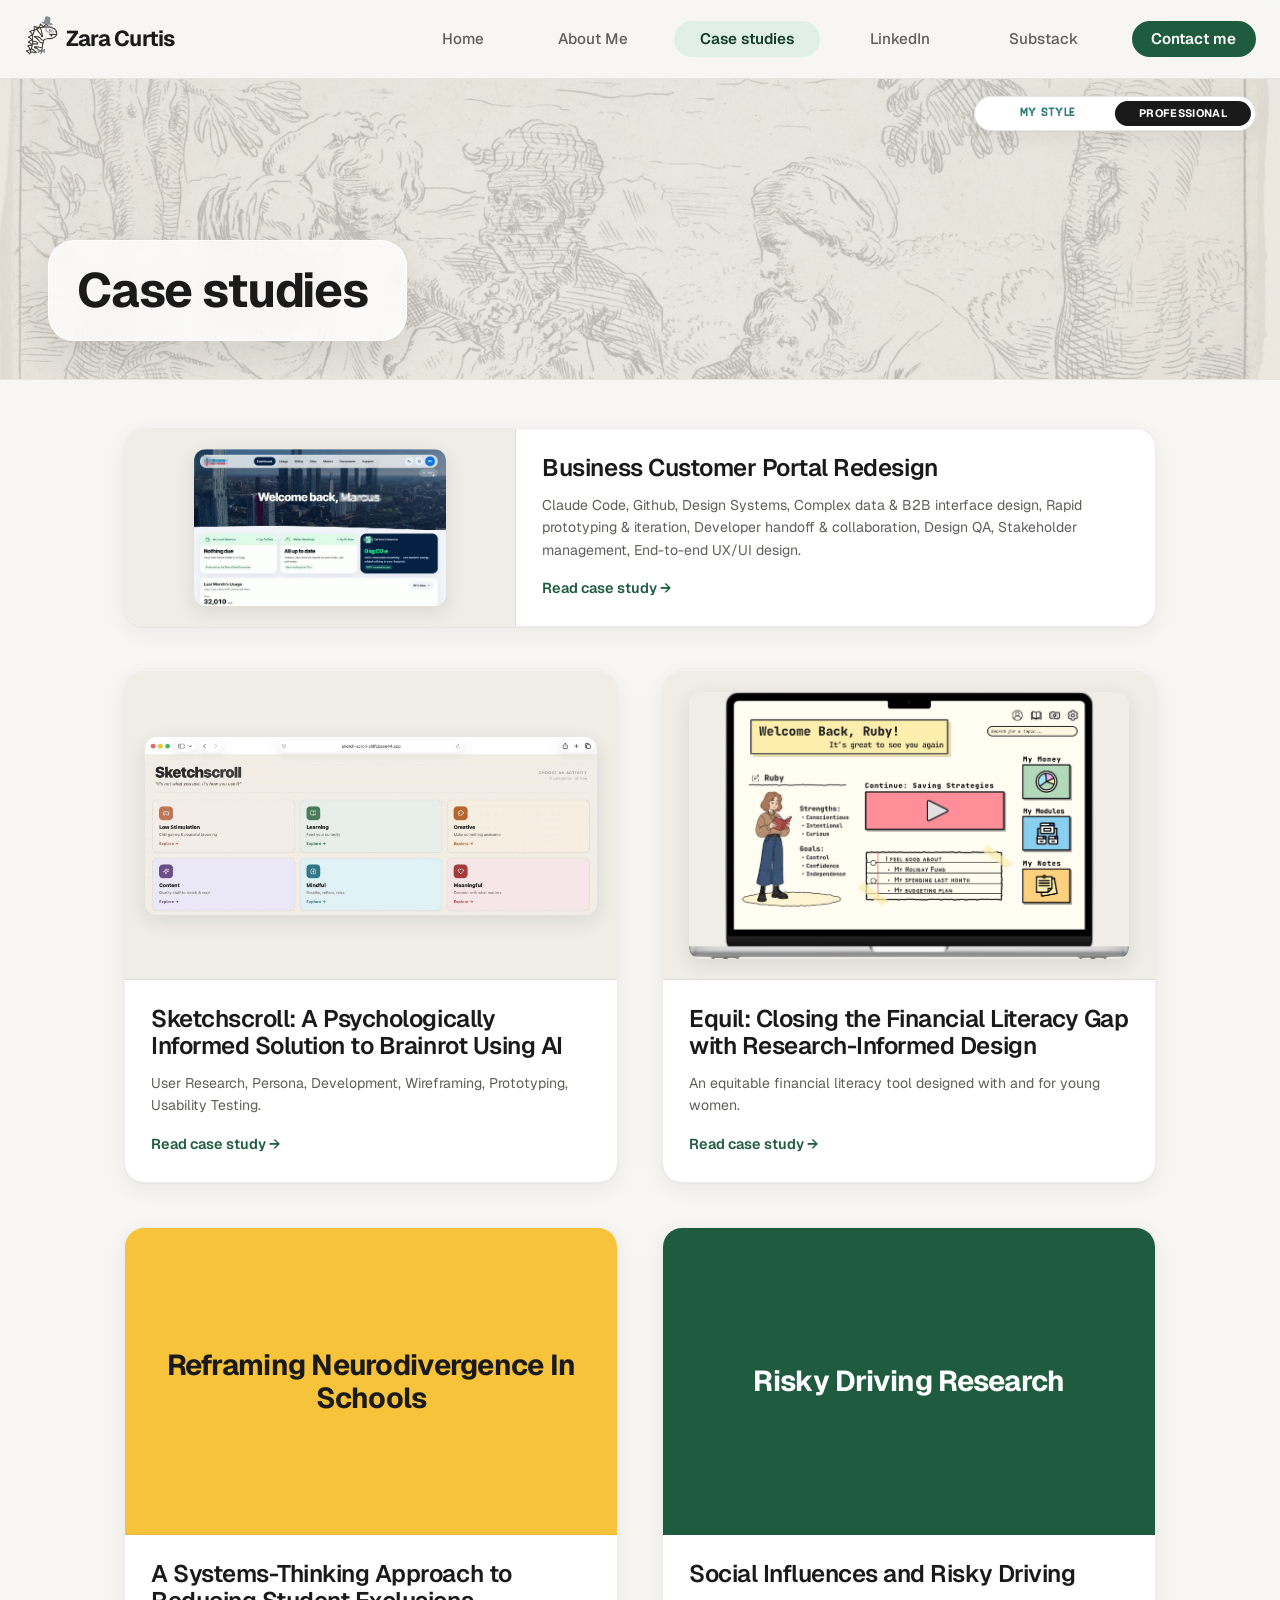
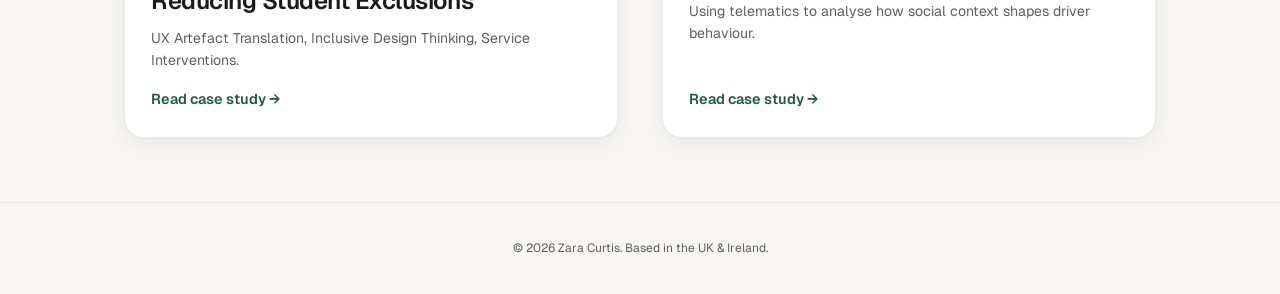
<file: case-studies.html>
<!doctype html>
<html lang="en">
<head>
<meta charset="UTF-8" />
<script>(function(){try{var s=localStorage.getItem('zc-site-style');document.documentElement.setAttribute('data-theme', s==='personal'?'personal':'business');}catch(e){document.documentElement.setAttribute('data-theme','business');}})();</script>
<meta name="viewport" content="width=device-width, initial-scale=1.0" />
<title>Case Studies — Zara Curtis</title>
<link rel="preconnect" href="https://fonts.googleapis.com" />
<link rel="preconnect" href="https://fonts.gstatic.com" crossorigin />
<link href="https://fonts.googleapis.com/css2?family=Space+Mono:wght@400;700&family=VT323&display=swap" rel="stylesheet" />
<link href="https://fonts.googleapis.com/css2?family=Geist:wght@400;500;600;700&display=swap" rel="stylesheet" />
<link rel="icon" type="image/png" href="assets/brand/dino.png" />
<link rel="stylesheet" href="styles.css?v=20261109b" />
</head>
<body>

<header class="site-nav">
  <div class="wrap row">
    <div class="brand-group">
      <a class="brand" href="index.html"><span class="brand-icon"><img src="assets/brand/dino.png" alt="" /><svg class="brand-hat" viewBox="0 0 40 26" aria-hidden="true"><ellipse cx="20" cy="21.5" rx="15" ry="3.2" fill="#8a8f94"/><path d="M11 21 12.5 6a2 2 0 0 1 2-1.8h9a2 2 0 0 1 2 1.8L27 21Z" fill="#8a8f94"/></svg><svg class="brand-monocle" viewBox="0 0 24 24" aria-hidden="true"><circle cx="12" cy="12" r="7.5" fill="none" stroke="#8a8f94" stroke-width="2.2"/><path d="M18 17 q3 3 1 6" fill="none" stroke="#8a8f94" stroke-width="1.6" stroke-linecap="round"/></svg><svg class="brand-bowtie" viewBox="0 0 24 16" aria-hidden="true"><path d="M2 2 L10 6 L10 10 L2 14 Z" fill="#8a8f94"/><path d="M22 2 L14 6 L14 10 L22 14 Z" fill="#8a8f94"/><rect x="10" y="5.5" width="4" height="5" fill="#6b7176"/></svg></span><span class="brand-name">Zara Curtis</span></a>
    </div>
    <button type="button" class="nav-toggle" aria-label="Toggle menu" aria-expanded="false"><span></span><span></span><span></span></button>
    <nav class="links">
      <a href="index.html" class="nav-btn">Home</a>
      <a href="about.html" class="nav-btn">About Me</a>
      <a href="case-studies.html" class="nav-btn active">Case studies</a>
      <a href="https://www.linkedin.com/in/zaracurtis" target="_blank" rel="noopener" class="nav-btn">LinkedIn</a>
      <a href="https://zarasink.substack.com/" target="_blank" rel="noopener" class="nav-btn">Substack</a>
      <a href="mailto:Zaracurtis@gmail.com" class="cta">Contact me</a>
    </nav>
  </div>
</header>

<main>
  <section class="page-hero">
    <button type="button" class="style-toggle" aria-label="Toggle site style">
      <span class="style-option personal">
        <svg class="style-icon" viewBox="0 0 24 24" fill="none" stroke="currentColor" stroke-width="1.7" stroke-linecap="round" stroke-linejoin="round" aria-hidden="true"><circle cx="12" cy="12" r="9"/><circle cx="8.5" cy="10" r="1" fill="currentColor" stroke="none"/><circle cx="15.5" cy="10" r="1" fill="currentColor" stroke="none"/><path d="M8 14.5c1.2 1.4 2.6 2 4 2s2.8-.6 4-2"/></svg>
        <span class="style-label">My Style</span>
      </span>
      <span class="style-option business">
        <svg class="style-icon" viewBox="0 0 24 24" fill="none" stroke="currentColor" stroke-width="1.8" stroke-linecap="round" stroke-linejoin="round" aria-hidden="true"><rect x="3" y="8" width="18" height="11" rx="1.5"/><path d="M8 8V6a2 2 0 0 1 2-2h4a2 2 0 0 1 2 2v2"/><path d="M3 13h18"/></svg>
        <span class="style-label">Professional</span>
      </span>
      <span class="style-thumb" aria-hidden="true"></span>
    </button>
    <div class="wrap">
      <div class="title-box"><h1>Case studies</h1></div>
    </div>
  </section>

  <section style="padding-top: 3rem;">
    <div class="wrap">
      <div class="work-list">

        <a class="project-card featured" href="projects/business-portal.html">
          <div class="thumb cover"><img src="assets/business-portal/thumb-final.jpg" alt="Final business customer portal dashboard cover" width="1200" height="750" loading="lazy" /></div>
          <div class="info">
            <h3>Business Customer Portal Redesign</h3>
            <p class="desc">Claude Code, Github, Design Systems, Complex data &amp; B2B interface design, Rapid prototyping &amp; iteration, Developer handoff &amp; collaboration, Design QA, Stakeholder management, End-to-end UX/UI design.</p>
            <div class="arrow">Read case study →</div>
          </div>
        </a>

        <a class="project-card" href="projects/sketchscroll.html">
          <div class="thumb cover"><img src="assets/sketchscroll/dashboard-desktop-thumb.jpg" alt="Sketchscroll dashboard cover" width="1600" height="630" loading="lazy" /></div>
          <div class="info">
            <h3>Sketchscroll: A Psychologically Informed Solution to Brainrot Using AI</h3>
            <p class="desc">User Research, Persona, Development, Wireframing, Prototyping, Usability Testing.</p>
            <div class="arrow">Read case study →</div>
          </div>
        </a>

        <a class="project-card" href="projects/equil.html">
          <div class="thumb cover"><img src="assets/equil/mock-desktop-thumb.png" alt="Equil dashboard cover" width="1810" height="1097" loading="lazy" /></div>
          <div class="info">
            <h3>Equil: Closing the Financial Literacy Gap with Research-Informed Design</h3>
            <p class="desc">An equitable financial literacy tool designed with and for young women.</p>
            <div class="arrow">Read case study →</div>
          </div>
        </a>

        <a class="project-card" href="projects/neurodivergence-in-schools.html">
          <div class="thumb tone-3">Reframing Neurodivergence In Schools</div>
          <div class="info">
            <h3>A Systems-Thinking Approach to Reducing Student Exclusions</h3>
            <p class="desc">UX Artefact Translation, Inclusive Design Thinking, Service Interventions.</p>
            <div class="arrow">Read case study →</div>
          </div>
        </a>

        <a class="project-card" href="projects/risky-driving.html">
          <div class="thumb tone-4">Risky Driving Research</div>
          <div class="info">
            <h3>Social Influences and Risky Driving</h3>
            <p class="desc">Using telematics to analyse how social context shapes driver behaviour.</p>
            <div class="arrow">Read case study →</div>
          </div>
        </a>

      </div>
    </div>
  </section>
</main>

<footer class="site-footer">
  <div class="wrap">
    © <span id="year"></span> Zara Curtis. Based in the UK &amp; Ireland.
  </div>
</footer>

<script>document.getElementById('year').textContent = new Date().getFullYear();</script>

<script src="nav.js?v=20261109b" defer></script>
</body>
</html>
</file>
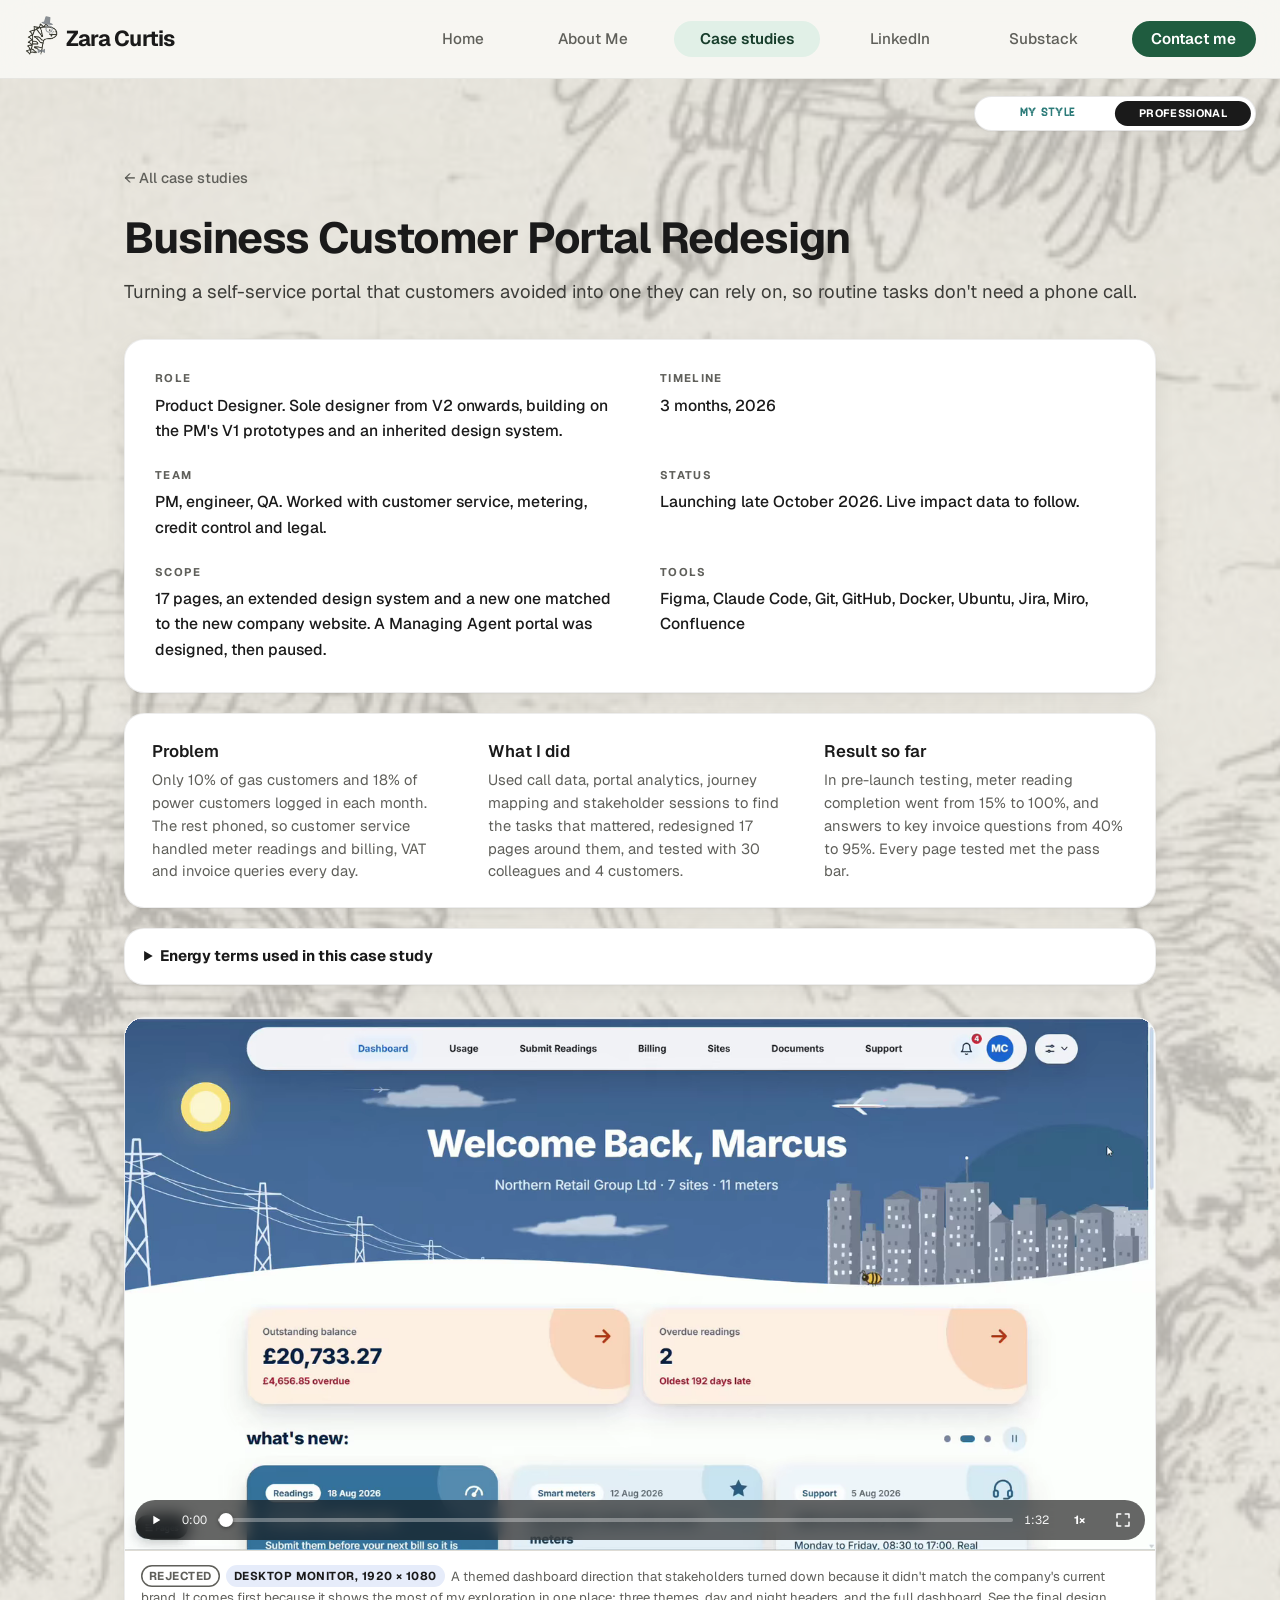
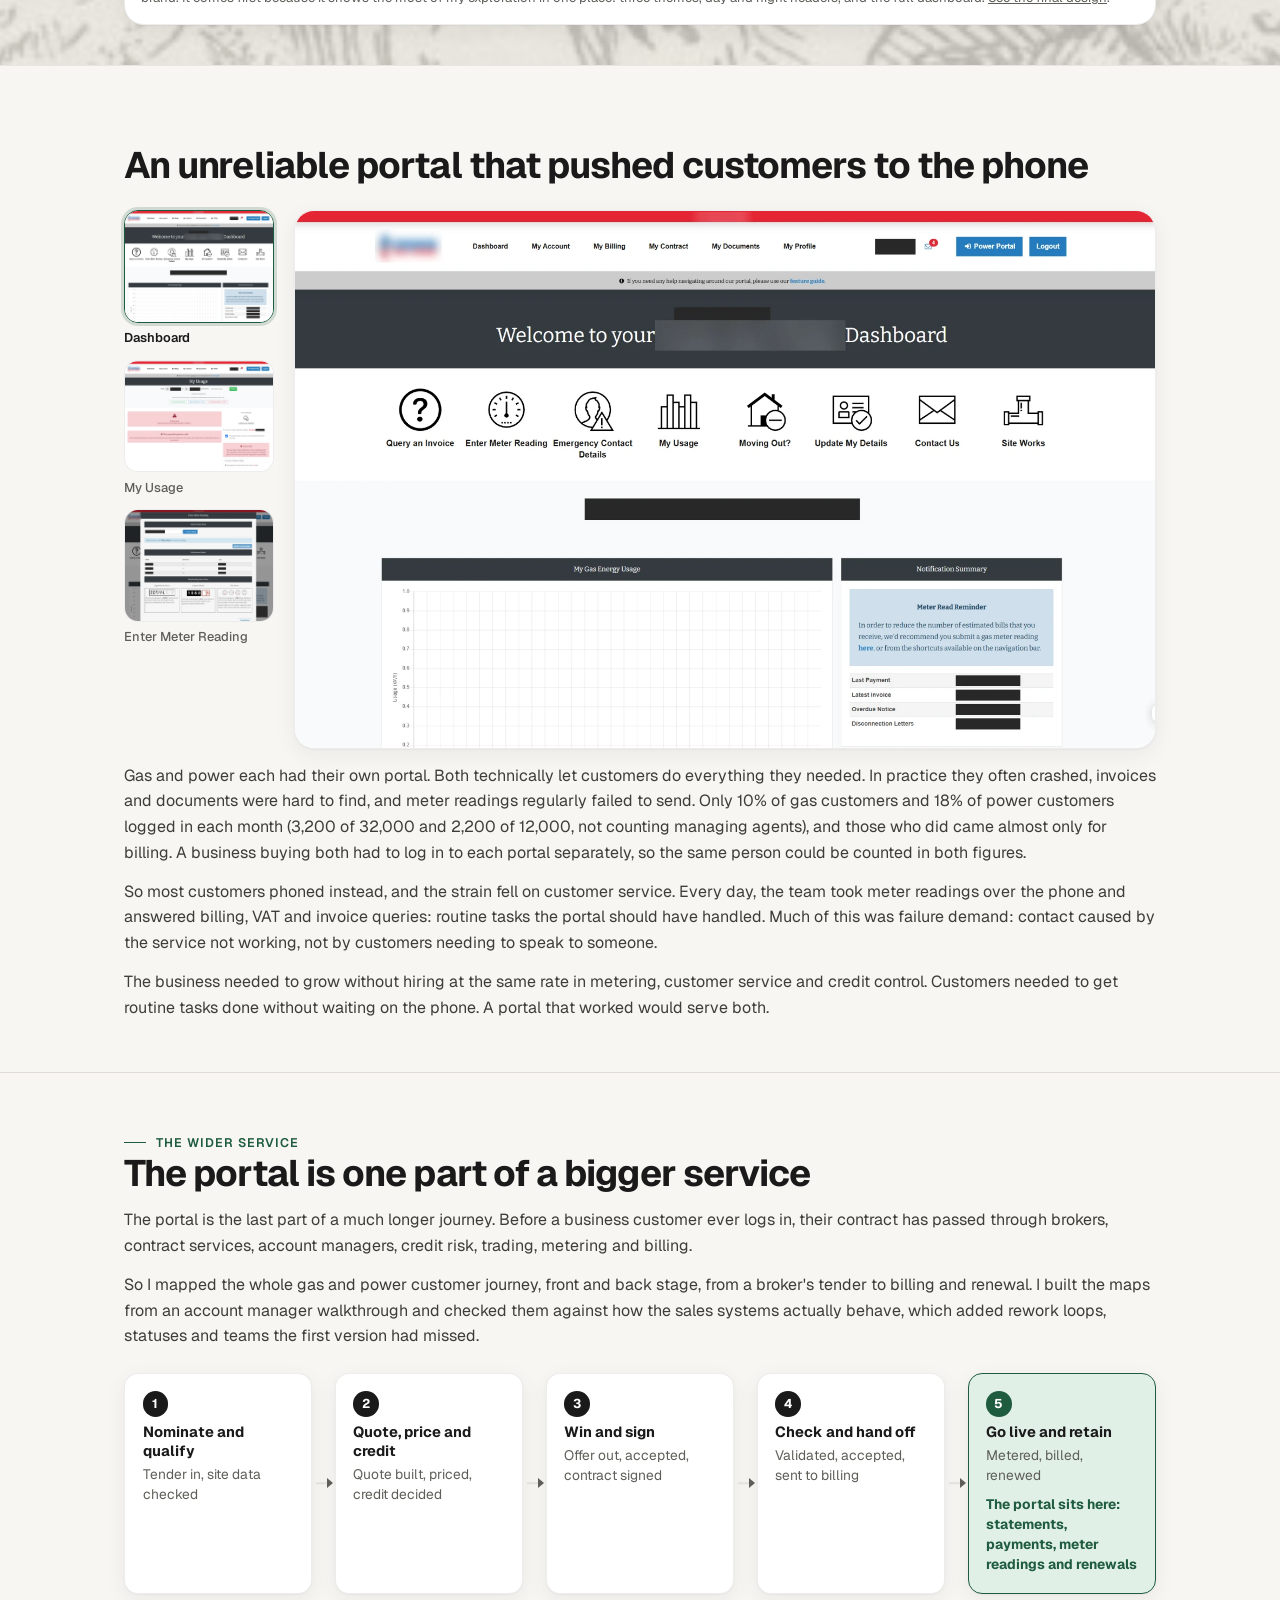
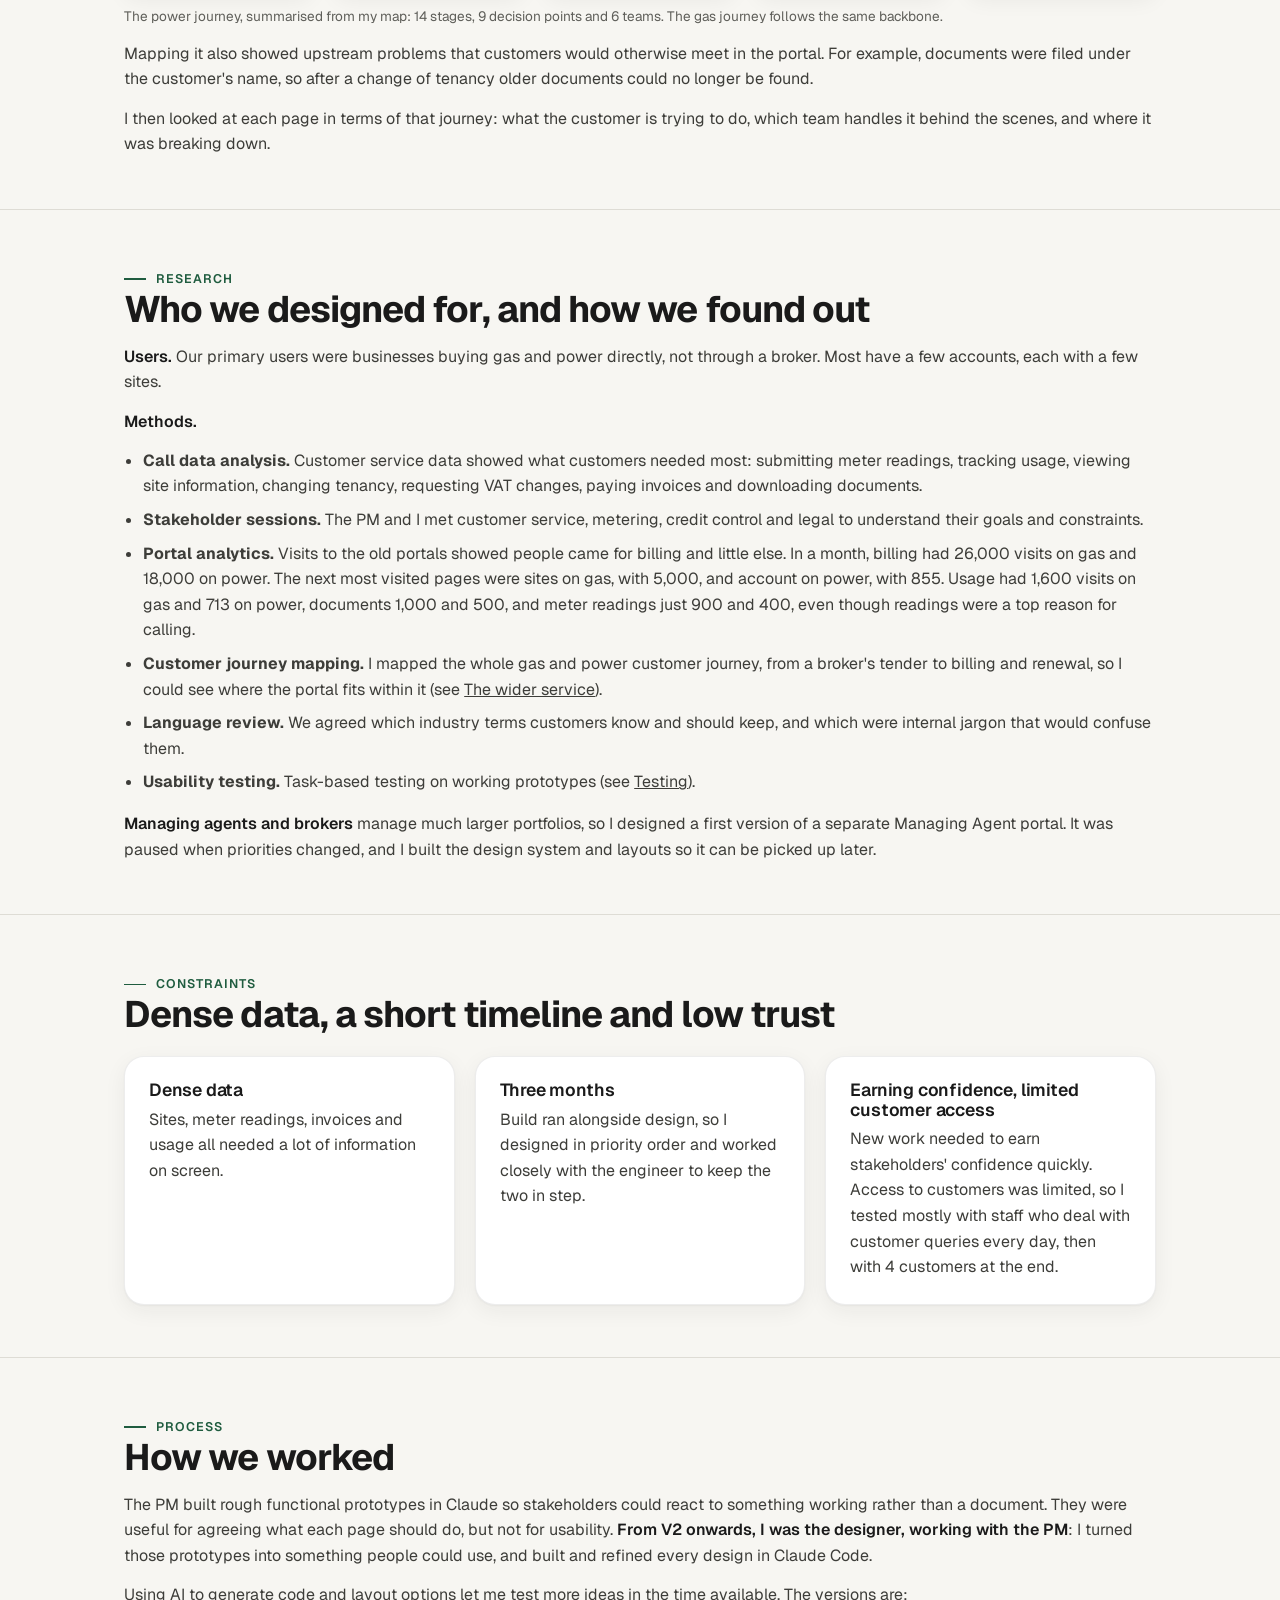
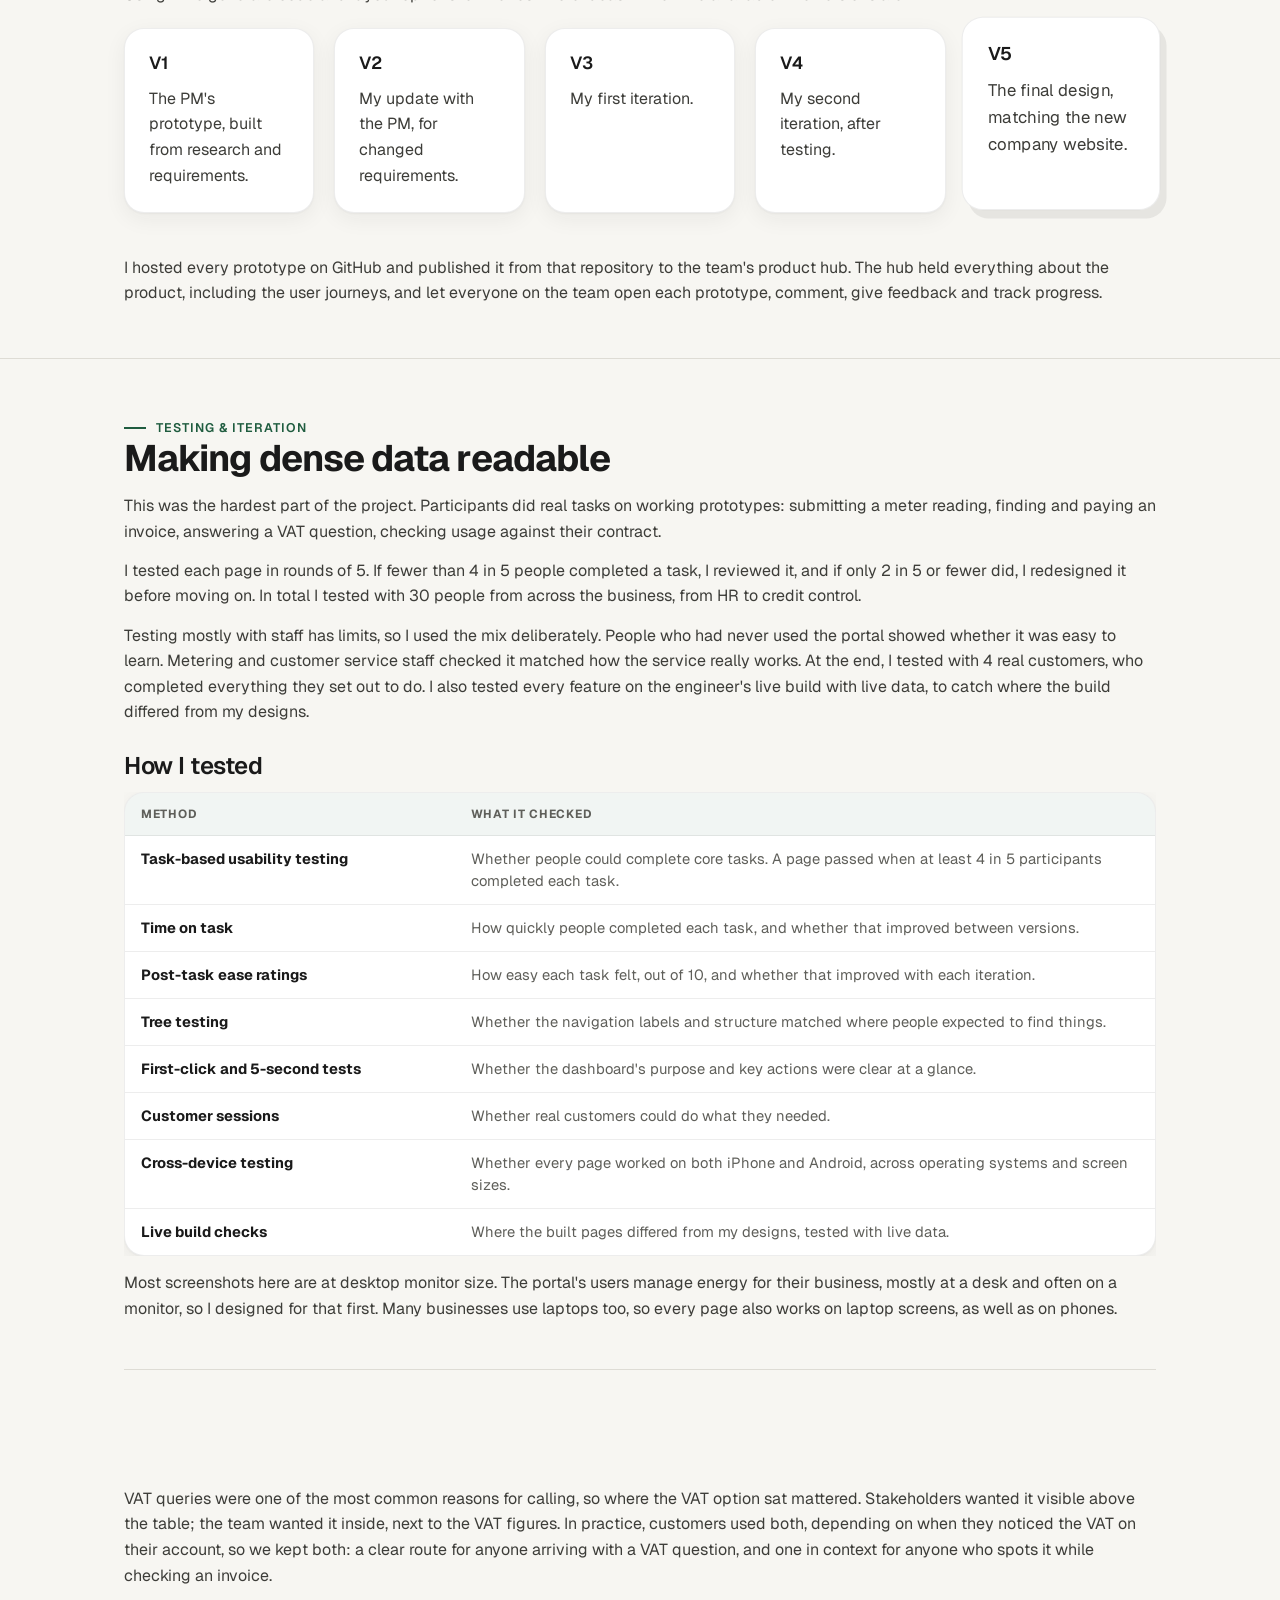
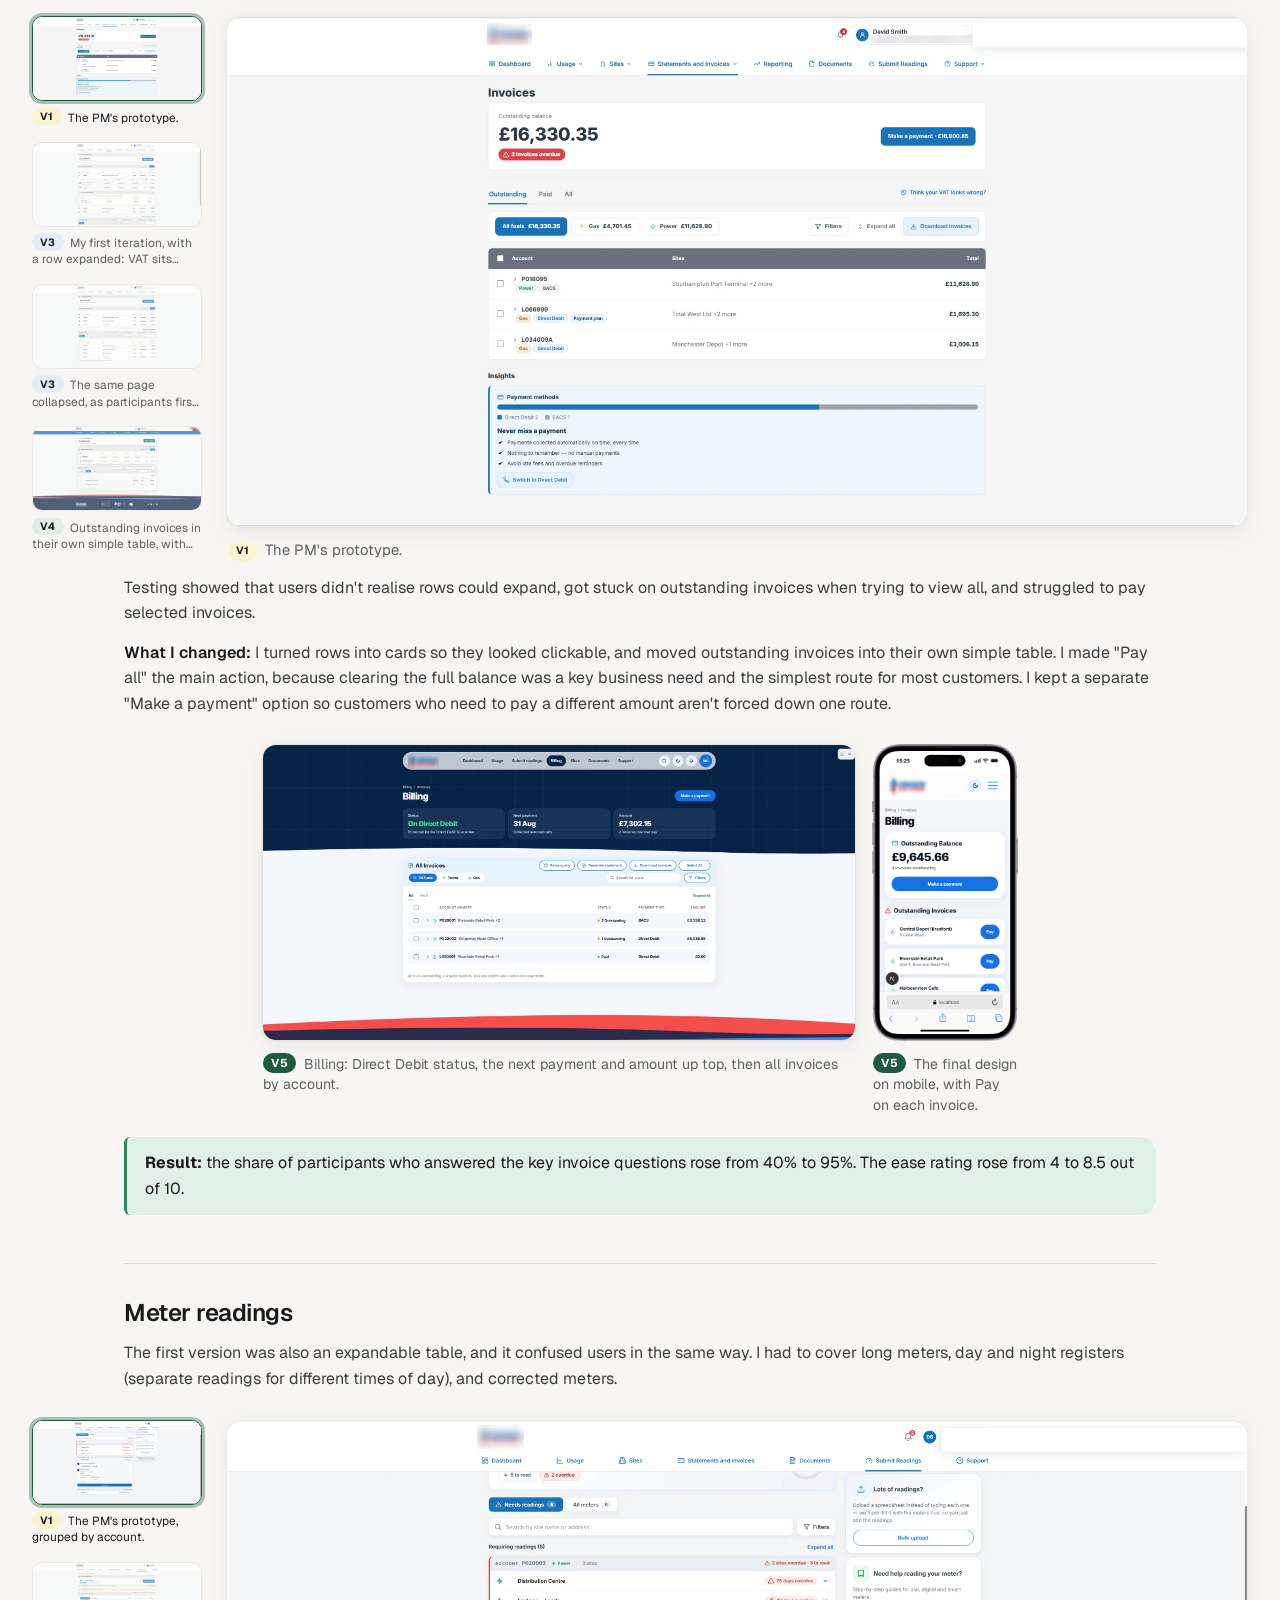
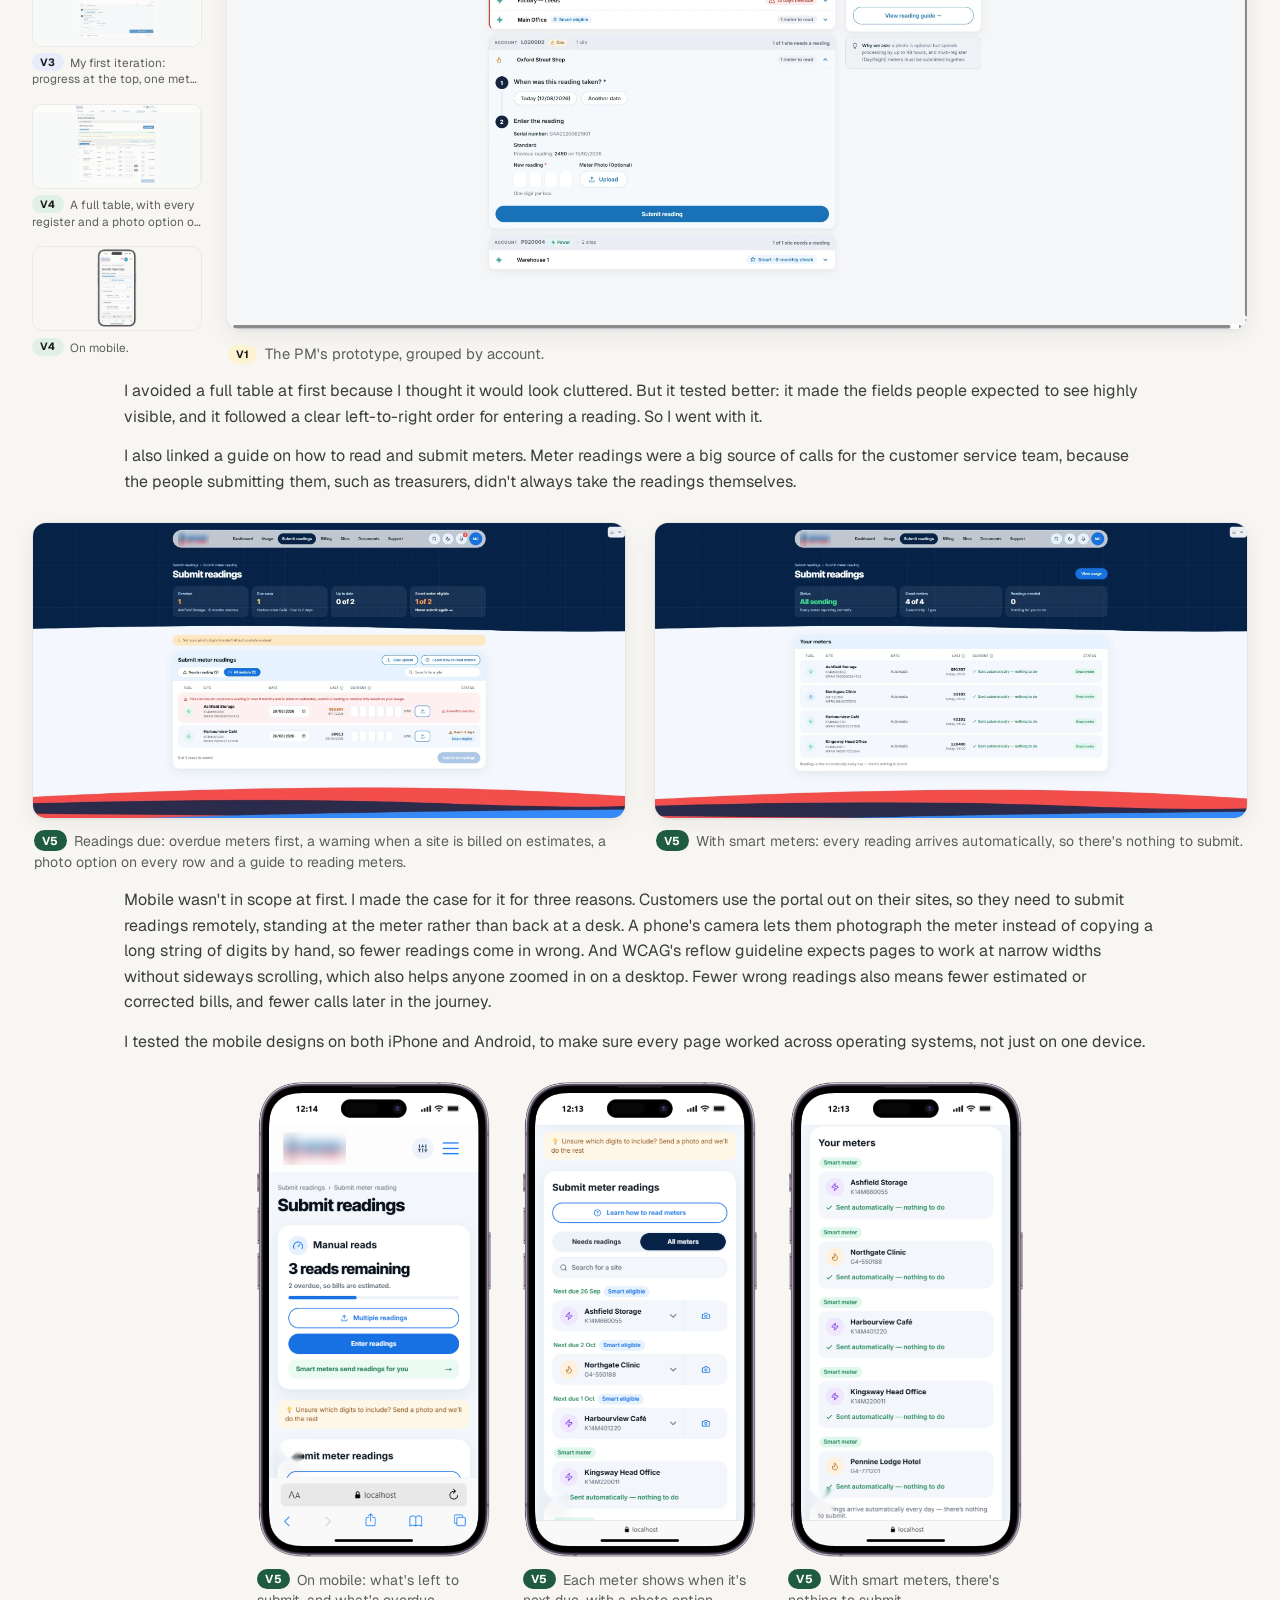
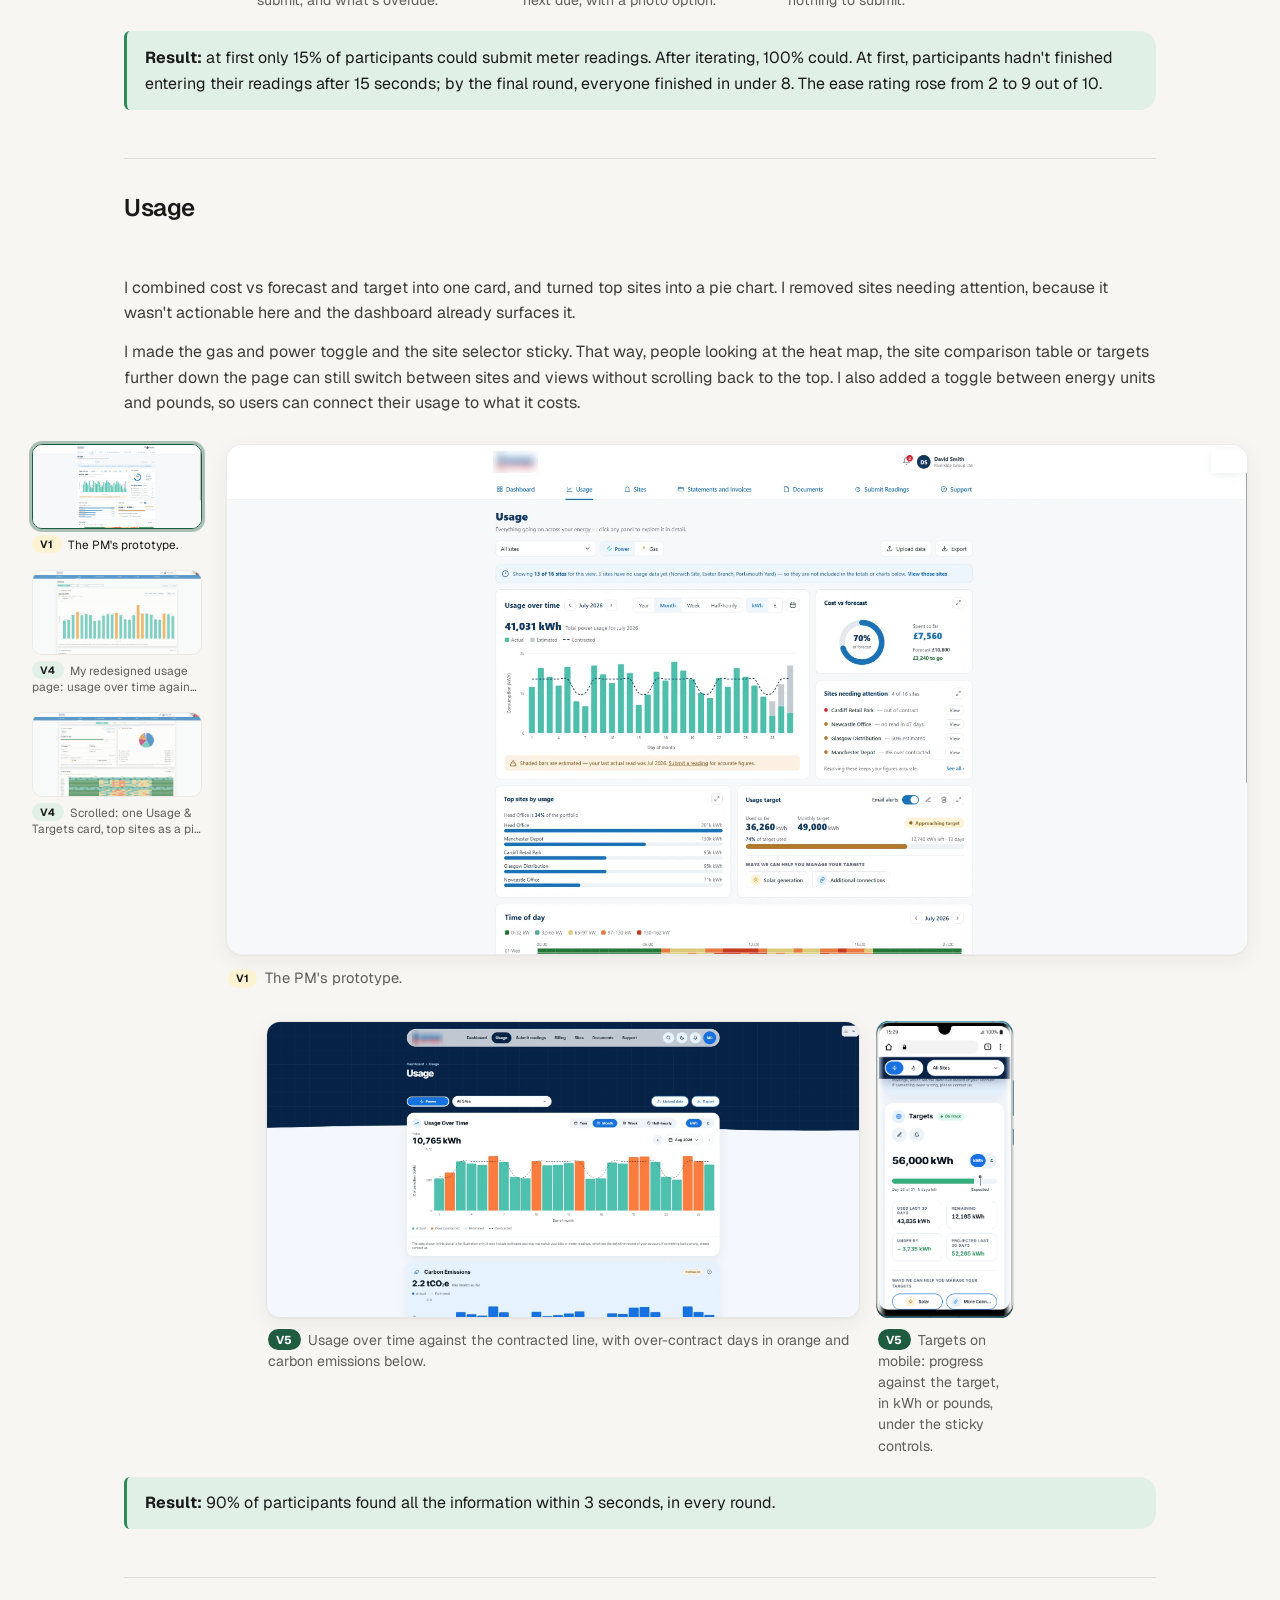
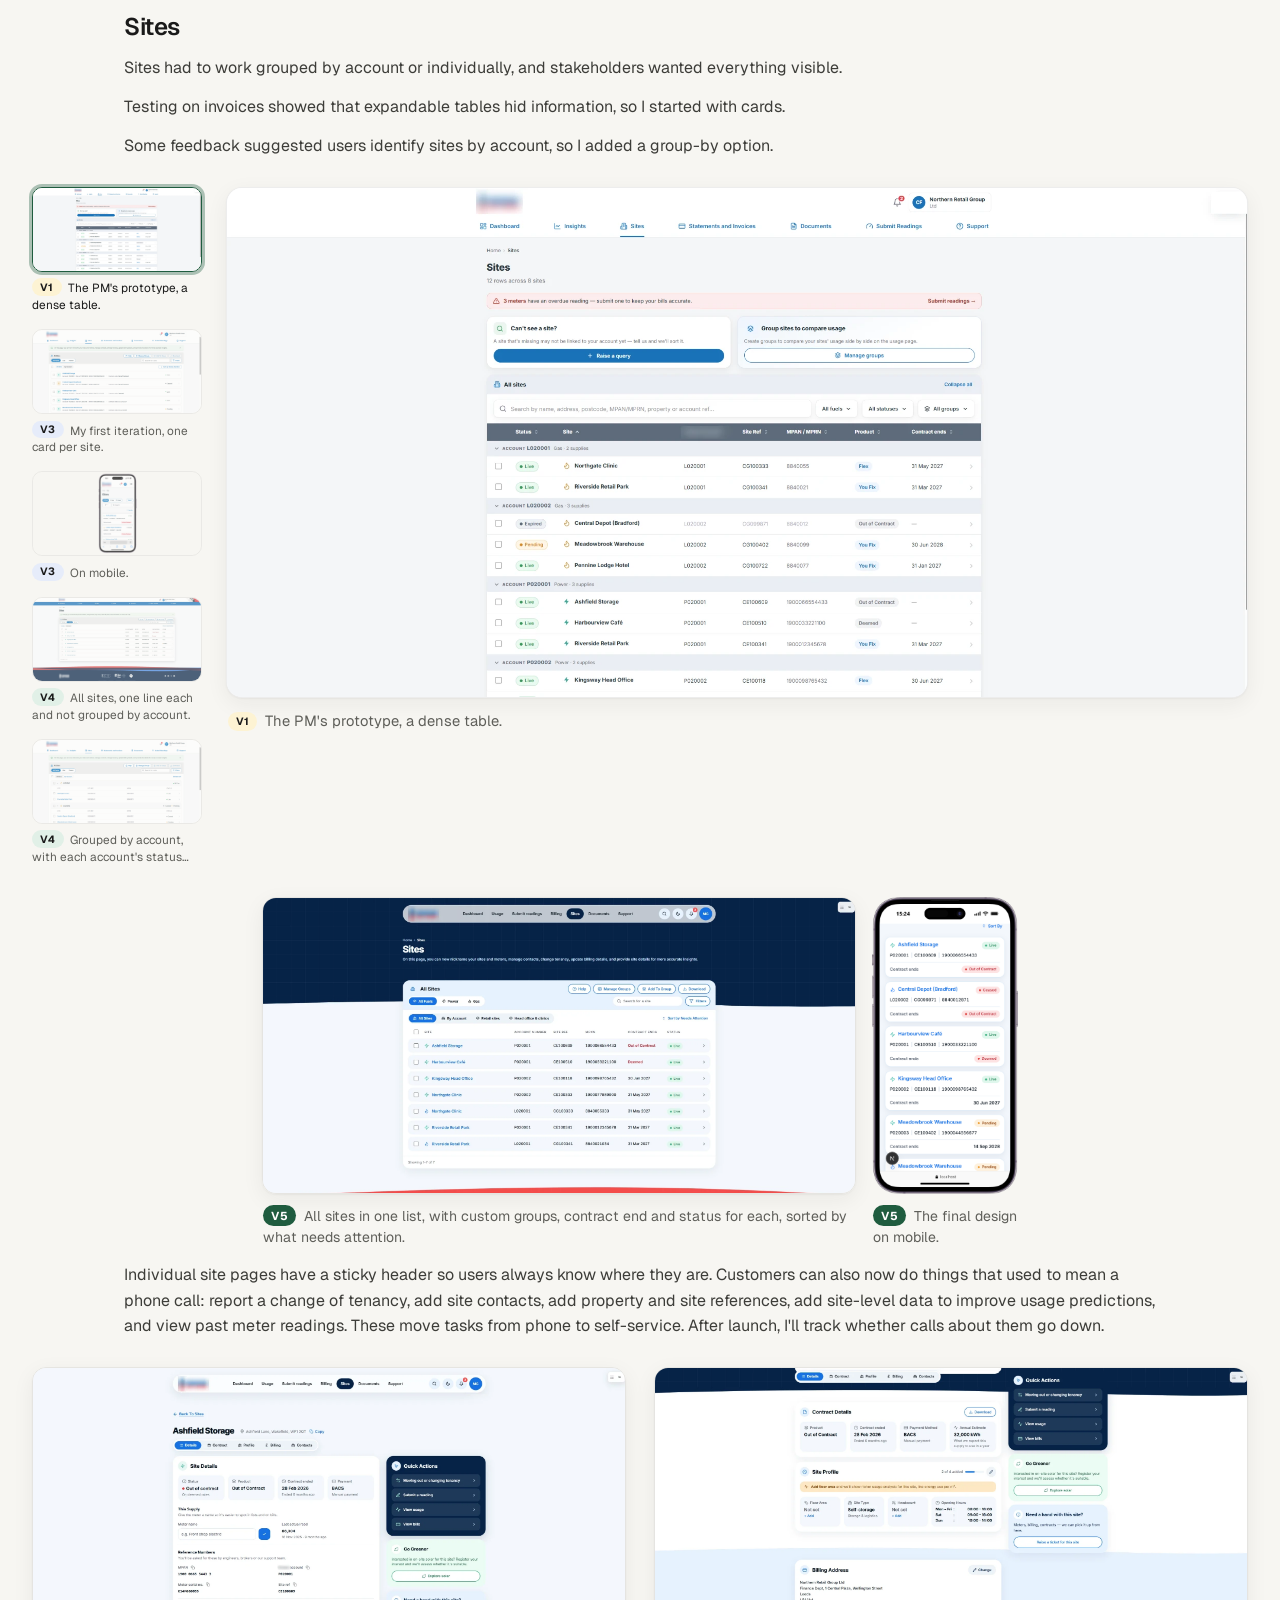
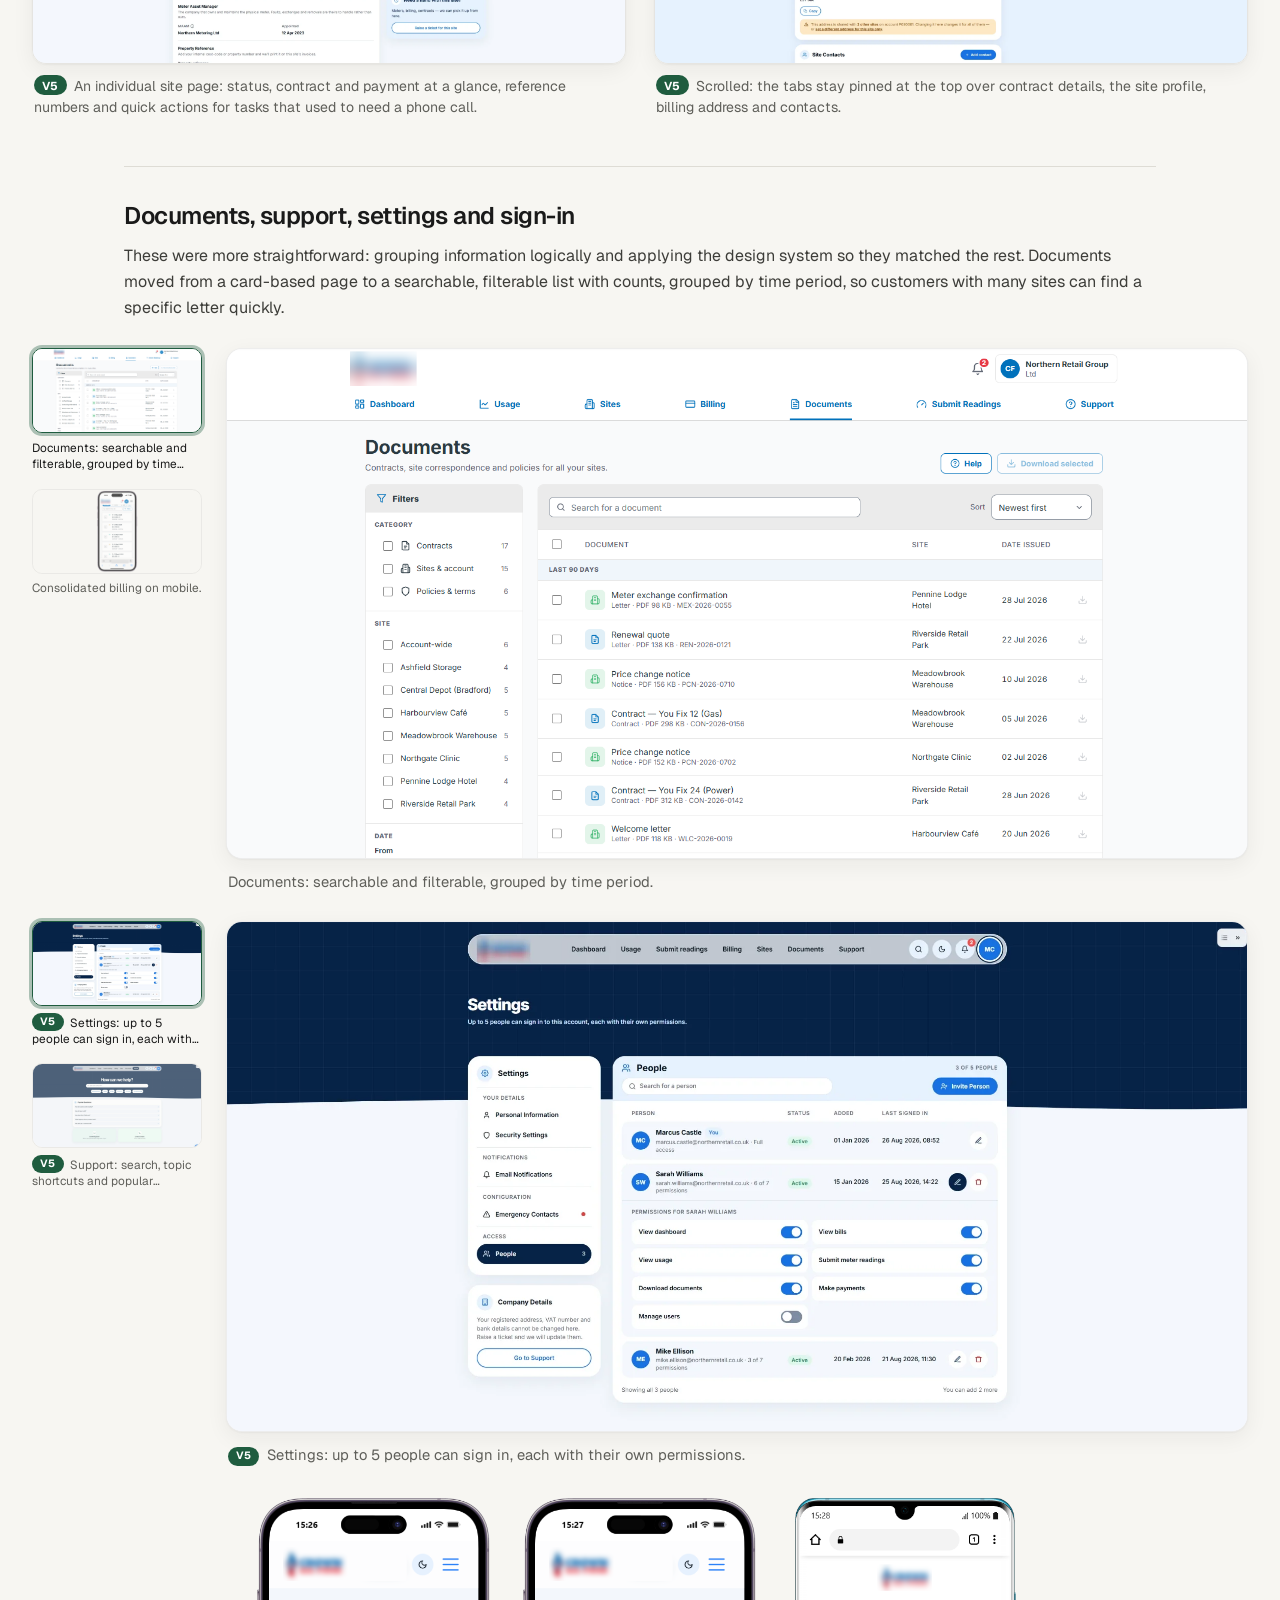
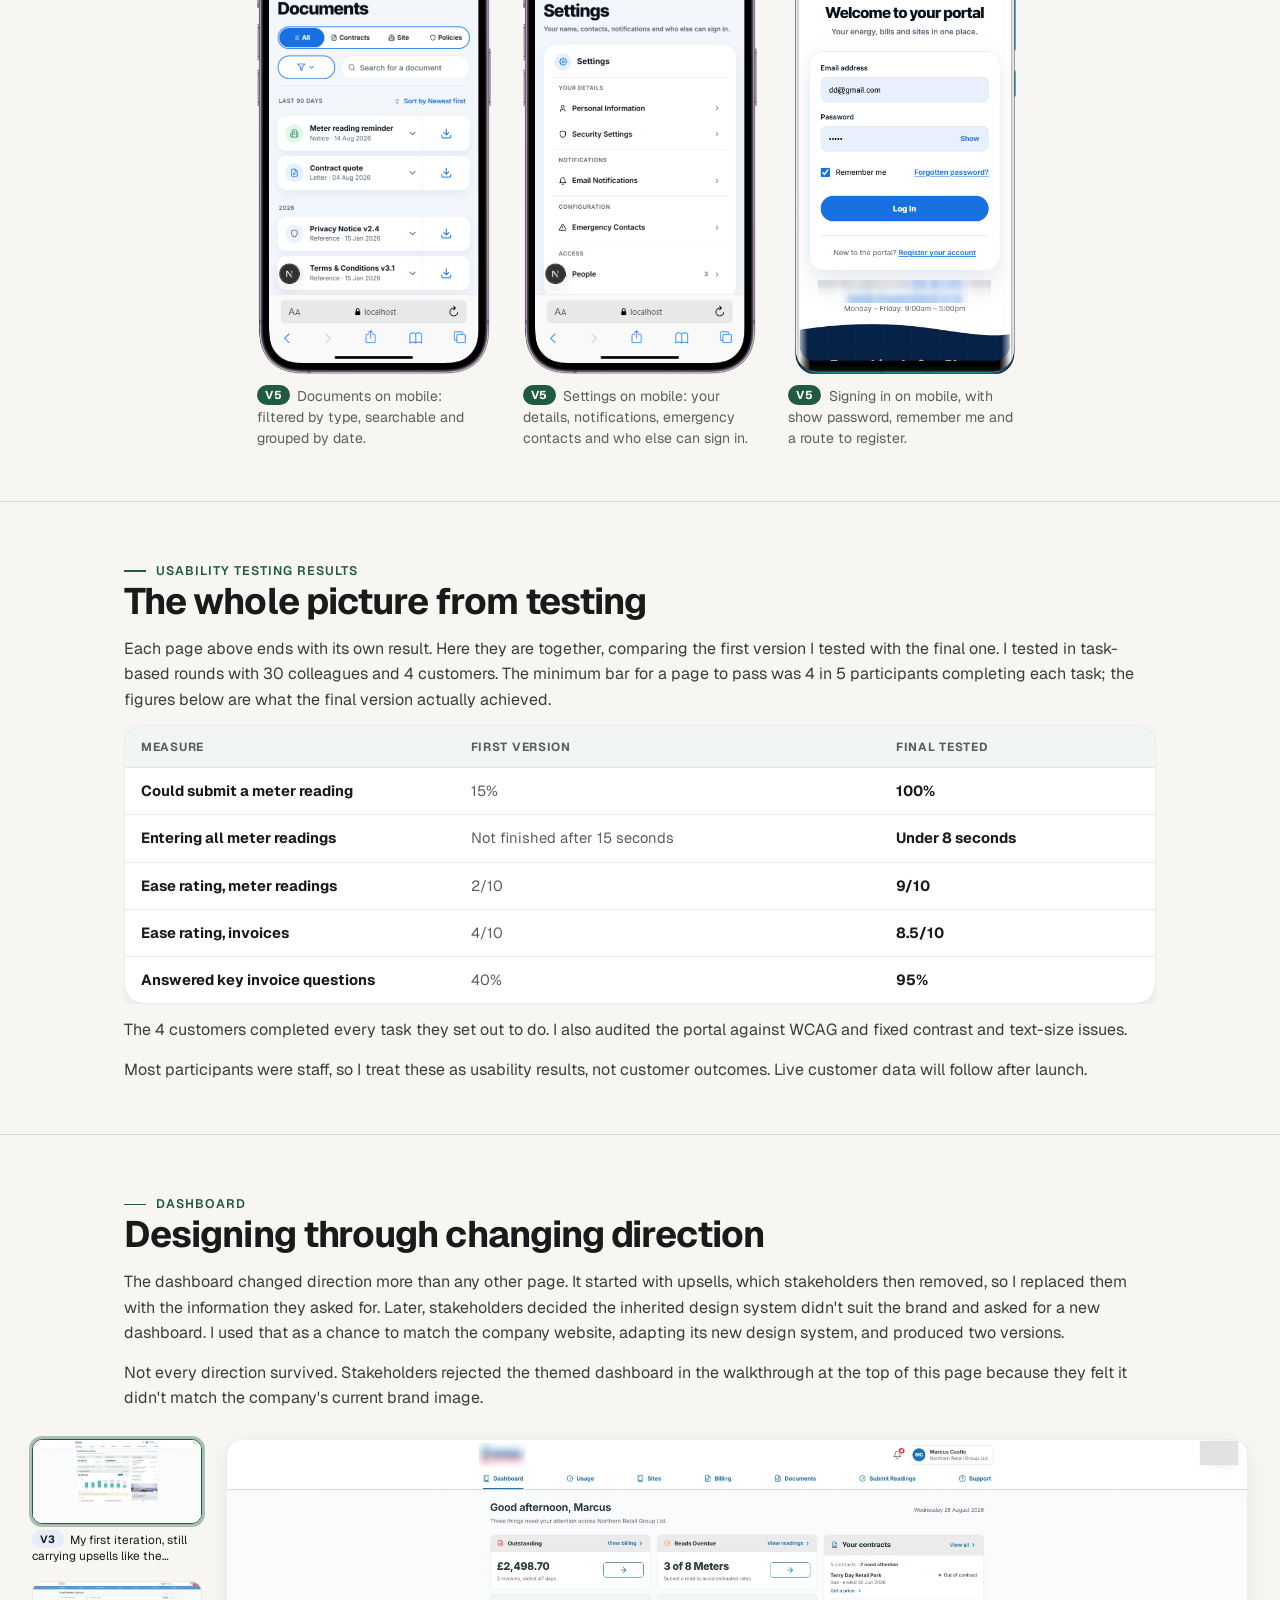
<file: projects/business-portal.html>
<!doctype html>
<html lang="en">
<head>
<meta charset="UTF-8" />
<script>(function(){try{var s=localStorage.getItem('zc-site-style');document.documentElement.setAttribute('data-theme', s==='personal'?'personal':'business');}catch(e){document.documentElement.setAttribute('data-theme','business');}})();</script>
<meta name="viewport" content="width=device-width, initial-scale=1.0" />
<title>Business Customer Portal Redesign — Zara Curtis</title>
<link rel="preconnect" href="https://fonts.googleapis.com" />
<link rel="preconnect" href="https://fonts.gstatic.com" crossorigin />
<link href="https://fonts.googleapis.com/css2?family=Space+Mono:wght@400;700&family=Space+Grotesk:wght@400;500;700&family=VT323&display=swap" rel="stylesheet" />
<link href="https://fonts.googleapis.com/css2?family=Geist:wght@400;500;600;700&display=swap" rel="stylesheet" />
<link rel="icon" type="image/png" href="../assets/brand/dino.png" />
<link rel="stylesheet" href="../styles.css?v=20261109b" />
</head>
<body>

<header class="site-nav">
  <div class="wrap row">
    <div class="brand-group">
      <a class="brand" href="../index.html"><span class="brand-icon"><img src="../assets/brand/dino.png" alt="" /><svg class="brand-hat" viewBox="0 0 40 26" aria-hidden="true"><ellipse cx="20" cy="21.5" rx="15" ry="3.2" fill="#8a8f94"/><path d="M11 21 12.5 6a2 2 0 0 1 2-1.8h9a2 2 0 0 1 2 1.8L27 21Z" fill="#8a8f94"/></svg><svg class="brand-monocle" viewBox="0 0 24 24" aria-hidden="true"><circle cx="12" cy="12" r="7.5" fill="none" stroke="#8a8f94" stroke-width="2.2"/><path d="M18 17 q3 3 1 6" fill="none" stroke="#8a8f94" stroke-width="1.6" stroke-linecap="round"/></svg><svg class="brand-bowtie" viewBox="0 0 24 16" aria-hidden="true"><path d="M2 2 L10 6 L10 10 L2 14 Z" fill="#8a8f94"/><path d="M22 2 L14 6 L14 10 L22 14 Z" fill="#8a8f94"/><rect x="10" y="5.5" width="4" height="5" fill="#6b7176"/></svg></span><span class="brand-name">Zara Curtis</span></a>
    </div>
    <button type="button" class="nav-toggle" aria-label="Toggle menu" aria-expanded="false"><span></span><span></span><span></span></button>
    <nav class="links">
      <a href="../index.html" class="nav-btn">Home</a>
      <a href="../about.html" class="nav-btn">About Me</a>
      <a href="../case-studies.html" class="nav-btn active">Case studies</a>
      <a href="https://www.linkedin.com/in/zaracurtis" target="_blank" rel="noopener" class="nav-btn">LinkedIn</a>
      <a href="https://zarasink.substack.com/" target="_blank" rel="noopener" class="nav-btn">Substack</a>
      <a href="mailto:Zaracurtis@gmail.com" class="cta">Contact me</a>
    </nav>
  </div>
</header>

<main>
  <section class="cs-hero bg-hd-landscape">
    <button type="button" class="style-toggle" aria-label="Toggle site style">
      <span class="style-option personal">
        <svg class="style-icon" viewBox="0 0 24 24" fill="none" stroke="currentColor" stroke-width="1.7" stroke-linecap="round" stroke-linejoin="round" aria-hidden="true"><circle cx="12" cy="12" r="9"/><circle cx="8.5" cy="10" r="1" fill="currentColor" stroke="none"/><circle cx="15.5" cy="10" r="1" fill="currentColor" stroke="none"/><path d="M8 14.5c1.2 1.4 2.6 2 4 2s2.8-.6 4-2"/></svg>
        <span class="style-label">My Style</span>
      </span>
      <span class="style-option business">
        <svg class="style-icon" viewBox="0 0 24 24" fill="none" stroke="currentColor" stroke-width="1.8" stroke-linecap="round" stroke-linejoin="round" aria-hidden="true"><rect x="3" y="8" width="18" height="11" rx="1.5"/><path d="M8 8V6a2 2 0 0 1 2-2h4a2 2 0 0 1 2 2v2"/><path d="M3 13h18"/></svg>
        <span class="style-label">Professional</span>
      </span>
      <span class="style-thumb" aria-hidden="true"></span>
    </button>
    <div class="wrap">
      <a class="back" href="../case-studies.html">← All case studies</a>
      <div class="title-box plain"><h1>Business Customer Portal Redesign</h1></div>
      <p class="lede" style="margin-top:1rem;">Turning a self-service portal that customers avoided into one they can rely on, so routine tasks don't need a phone call.</p>

      <div class="overview-grid">
        <div class="item"><div class="label">Role</div><div class="value">Product Designer. Sole designer from V2 onwards, building on the PM's V1 prototypes and an inherited design system.</div></div>
        <div class="item"><div class="label">Timeline</div><div class="value">3 months, 2026</div></div>
        <div class="item"><div class="label">Team</div><div class="value">PM, engineer, QA. Worked with customer service, metering, credit control and legal.</div></div>
        <div class="item"><div class="label">Status</div><div class="value">Launching late October 2026. Live impact data to follow.</div></div>
        <div class="item"><div class="label">Scope</div><div class="value">17 pages, an extended design system and a new one matched to the new company website. A Managing Agent portal was designed, then paused.</div></div>
        <div class="item"><div class="label">Tools</div><div class="value">Figma, Claude Code, Git, GitHub, Docker, Ubuntu, Jira, Miro, Confluence</div></div>
      </div>

      <dl class="cs-summary-block">
        <div><dt>Problem</dt><dd>Only 10% of gas customers and 18% of power customers logged in each month<!-- CONFIRM: X calls a month -->. The rest phoned, so customer service handled meter readings and billing, VAT and invoice queries every day.</dd></div>
        <div><dt>What I did</dt><dd>Used call data, portal analytics, journey mapping and stakeholder sessions to find the tasks that mattered, redesigned 17 pages around them, and tested with 30 colleagues and 4 customers.</dd></div>
        <div><dt>Result so far</dt><dd>In pre-launch testing, meter reading completion went from 15% to 100%, and answers to key invoice questions from 40% to 95%. Every page tested met the pass bar.</dd></div>
      </dl>

      <details class="glossary">
        <summary>Energy terms used in this case study</summary>
        <dl>
          <div><dt>MPAN</dt><dd>Electricity meter point number.</dd></div>
          <div><dt>MPRN</dt><dd>Gas meter point number.</dd></div>
          <div><dt>MPXN</dt><dd>Umbrella term covering both.</dd></div>
          <div><dt>Register</dt><dd>One set of readings on a meter. Some meters have separate day and night registers.</dd></div>
          <div><dt>Managing agent</dt><dd>A company managing energy for many properties on behalf of owners.</dd></div>
          <div><dt>Consolidated billing</dt><dd>One bill covering several sites.</dd></div>
        </dl>
      </details>

      <figure class="shot hero-shot vid-player" data-autoplay>
        <div class="vid-frame">
          <video autoplay muted loop playsinline preload="auto" poster="../assets/business-portal/dashboard-walkthrough-poster.webp" width="1440" height="744" aria-label="Walkthrough of a themed dashboard direction: switching between light, dark and green themes and day and night headers, then scrolling down to usage, invoices and sites needing attention">
            <source src="../assets/business-portal/dashboard-walkthrough.mp4" type="video/mp4" /><source src="../assets/business-portal/dashboard-walkthrough.webm" type="video/webm" />
          </video>
          <div class="vid-bar"><button type="button" class="vid-play" aria-label="Pause video"><svg viewBox="0 0 24 24" aria-hidden="true"><path class="i-pause" d="M7 5h3.5v14H7zM13.5 5H17v14h-3.5z"/><path class="i-play" d="M8 5.5v13l10.5-6.5z"/></svg></button><span class="vid-time" aria-hidden="true">0:00</span><input class="vid-seek" type="range" min="0" max="92.6" step="0.1" value="0" aria-label="Seek video" /><span class="vid-dur" aria-hidden="true">1:32</span><button type="button" class="vid-speed" aria-pressed="false" aria-label="Double speed">1×</button></div>
        </div>
        <!-- CONFIRM: screen size inferred from the recording (1920 px wide, browser bar excluded) -->
        <figcaption><span class="ver rejected">Rejected</span> <span class="ver">Desktop monitor, 1920 × 1080</span> A themed dashboard direction that stakeholders turned down because it didn't match the company's current brand. It comes first because it shows the most of my exploration in one place: three themes, day and night headers, and the full dashboard. <a href="#final-dashboard">See the final design</a>.</figcaption>
      </figure>
    </div>
  </section>

  <section class="cs-section">
    <div class="wrap">
      <span class="kicker">Problem</span>
      <h2>An unreliable portal that pushed customers to the phone</h2>
      <div class="console" style="margin-top:1.5rem;">
        <div class="console-unit">
          <div class="console-bezel">
            <div class="console-display"><img src="../assets/business-portal/old-portal-dashboard.webp" alt="Old portal dashboard, anonymised" /></div>
          </div>
          <div class="console-base" aria-hidden="true"><span class="console-led"></span><span class="console-slot"></span><span class="console-led"></span></div>
          <p class="console-now" aria-live="polite">Now showing: <strong>Dashboard</strong></p>
        </div>
        <div class="cartridges" role="group" aria-label="Old portal pages">
          <div class="cart-bay">
            <button type="button" class="cartridge is-in" data-img="../assets/business-portal/old-portal-dashboard.webp" data-label="Dashboard" aria-pressed="true" aria-label="Show the old Dashboard page">
              <span class="cart-label"><img src="../assets/business-portal/old-portal-dashboard.webp" alt="" loading="lazy" /></span>
              <span class="cart-name">Dashboard</span>
            </button>
          </div>
          <div class="cart-bay">
            <button type="button" class="cartridge" data-img="../assets/business-portal/old-portal-usage.webp" data-label="My Usage" aria-pressed="false" aria-label="Show the old My Usage page">
              <span class="cart-label"><img src="../assets/business-portal/old-portal-usage.webp" alt="" loading="lazy" /></span>
              <span class="cart-name">My Usage</span>
            </button>
          </div>
          <div class="cart-bay">
            <button type="button" class="cartridge" data-img="../assets/business-portal/old-portal-meter-reading.webp" data-label="Enter Meter Reading" aria-pressed="false" aria-label="Show the old Enter Meter Reading page">
              <span class="cart-label"><img src="../assets/business-portal/old-portal-meter-reading.webp" alt="" loading="lazy" /></span>
              <span class="cart-name">Enter Meter Reading</span>
            </button>
          </div>
        </div>
      </div>
      <p>Gas and power each had their own portal. Both technically let customers do everything they needed. In practice they often crashed, invoices and documents were hard to find, and meter readings regularly failed to send. Only 10% of gas customers and 18% of power customers logged in each month (3,200 of 32,000 and 2,200 of 12,000, not counting managing agents), and those who did came almost only for billing. A business buying both had to log in to each portal separately, so the same person could be counted in both figures.</p>
      <p>So most customers phoned instead, and the strain fell on customer service. Every day, the team took meter readings over the phone and answered billing, VAT and invoice queries: routine tasks the portal should have handled.<!-- CONFIRM: calls a month, if known --> Much of this was failure demand: contact caused by the service not working, not by customers needing to speak to someone.</p>
      <p>The business needed to grow without hiring at the same rate in metering, customer service and credit control. Customers needed to get routine tasks done without waiting on the phone. A portal that worked would serve both.</p>
    </div>
  </section>

  <section class="cs-section">
    <div class="wrap">
      <span class="kicker" id="wider-service">The wider service</span>
      <h2>The portal is one part of a bigger service</h2>
      <p>The portal is the last part of a much longer journey. Before a business customer ever logs in, their contract has passed through brokers, contract services, account managers, credit risk, trading, metering and billing.</p>
      <p>So I mapped the whole gas and power customer journey, front and back stage, from a broker's tender to billing and renewal. I built the maps from an account manager walkthrough and checked them against how the sales systems actually behave, which added rework loops, statuses and teams the first version had missed.</p>
      <figure class="journey">
        <ol class="journey-strip">
          <li><span class="journey-num">1</span><strong>Nominate and qualify</strong><span>Tender in, site data checked</span></li>
          <li><span class="journey-num">2</span><strong>Quote, price and credit</strong><span>Quote built, priced, credit decided</span></li>
          <li><span class="journey-num">3</span><strong>Win and sign</strong><span>Offer out, accepted, contract signed</span></li>
          <li><span class="journey-num">4</span><strong>Check and hand off</strong><span>Validated, accepted, sent to billing</span></li>
          <li class="is-portal"><span class="journey-num">5</span><strong>Go live and retain</strong><span>Metered, billed, renewed</span><em>The portal sits here: statements, payments, meter readings and renewals</em></li>
        </ol>
        <figcaption>The power journey, summarised from my map: 14 stages, 9 decision points and 6 teams. The gas journey follows the same backbone.</figcaption>
      </figure>
      <p>Mapping it also showed upstream problems that customers would otherwise meet in the portal. For example, documents were filed under the customer's name, so after a change of tenancy older documents could no longer be found.</p>
      <p>I then looked at each page in terms of that journey: what the customer is trying to do, which team handles it behind the scenes, and where it was breaking down.</p>
    </div>
  </section>

  <section class="cs-section">
    <div class="wrap">
      <span class="kicker">Research</span>
      <h2>Who we designed for, and how we found out</h2>
      <p><strong>Users.</strong> Our primary users were businesses buying gas and power directly, not through a broker. Most have a few accounts, each with a few sites.</p>
      <p><strong>Methods.</strong></p>
      <ul class="method-list">
        <li><strong>Call data analysis.</strong> Customer service data showed what customers needed most: submitting meter readings, tracking usage, viewing site information, changing tenancy, requesting VAT changes, paying invoices and downloading documents.</li>
        <li><strong>Stakeholder sessions.</strong> The PM and I met customer service, metering, credit control and legal to understand their goals and constraints.</li>
        <li><strong>Portal analytics.</strong> Visits to the old portals showed people came for billing and little else. In a month, billing had 26,000 visits on gas and 18,000 on power. The next most visited pages were sites on gas, with 5,000, and account on power, with 855. Usage had 1,600 visits on gas and 713 on power, documents 1,000 and 500, and meter readings just 900 and 400, even though readings were a top reason for calling.</li>
        <li><strong>Customer journey mapping.</strong> I mapped the whole gas and power customer journey, from a broker's tender to billing and renewal, so I could see where the portal fits within it (see <a href="#wider-service">The wider service</a>).</li>
        <li><strong>Language review.</strong> We agreed which industry terms customers know and should keep, and which were internal jargon that would confuse them.</li>
        <li><strong>Usability testing.</strong> Task-based testing on working prototypes (see <a href="#testing">Testing</a>).</li>
      </ul>
      <p><strong>Managing agents and brokers</strong> manage much larger portfolios, so I designed a first version of a separate Managing Agent portal. It was paused when priorities changed, and I built the design system and layouts so it can be picked up later.</p>
    </div>
  </section>

  <section class="cs-section">
    <div class="wrap">
      <span class="kicker">Constraints</span>
      <h2>Dense data, a short timeline and low trust</h2>
      <div class="list-cards cols-3">
        <div class="card-mini"><h4>Dense data</h4><p>Sites, meter readings, invoices and usage all needed a lot of information on screen.</p></div>
        <div class="card-mini"><h4>Three months</h4><p>Build ran alongside design, so I designed in priority order and worked closely with the engineer to keep the two in step.</p></div>
        <div class="card-mini"><h4>Earning confidence, limited customer access</h4><p>New work needed to earn stakeholders' confidence quickly. Access to customers was limited, so I tested mostly with staff who deal with customer queries every day, then with 4 customers at the end.</p></div>
      </div>
    </div>
  </section>

  <section class="cs-section">
    <div class="wrap">
      <span class="kicker">Process</span>
      <h2>How we worked</h2>
      <p>The PM built rough functional prototypes in Claude so stakeholders could react to something working rather than a document. They were useful for agreeing what each page should do, but not for usability. <strong>From V2 onwards, I was the designer, working with the PM</strong>: I turned those prototypes into something people could use, and built and refined every design in Claude Code.</p>
      <p>Using AI to generate code and layout options let me test more ideas in the time available. The versions are:</p>
      <div class="version-row">
        <div class="version-tiles">
          <div class="card-mini"><h4>V1</h4><p>The PM's prototype, built from research and requirements.</p></div>
          <div class="card-mini"><h4>V2</h4><p>My update with the PM, for changed requirements.</p></div>
          <div class="card-mini"><h4>V3</h4><p>My first iteration.</p></div>
          <div class="card-mini"><h4>V4</h4><p>My second iteration, after testing.</p></div>
          <div class="card-mini"><h4>V5</h4><p>The final design, matching the new company website.</p></div>
        </div>
      </div>
      <p>I hosted every prototype on GitHub and published it from that repository to the team's product hub. The hub held everything about the product, including the user journeys, and let everyone on the team open each prototype, comment, give feedback and track progress.</p>
    </div>
  </section>

  <section class="cs-section" id="testing">
    <div class="wrap">
      <span class="kicker">Testing &amp; iteration</span>
      <h2>Making dense data readable</h2>
      <p>This was the hardest part of the project. Participants did real tasks on working prototypes: submitting a meter reading, finding and paying an invoice, answering a VAT question, checking usage against their contract.<!-- CONFIRM: methods, e.g. think-aloud; number of test rounds --></p>
      <p>I tested each page in rounds of 5. If fewer than 4 in 5 people completed a task, I reviewed it, and if only 2 in 5 or fewer did, I redesigned it before moving on. In total I tested with 30 people from across the business, from HR to credit control.</p>
      <p>Testing mostly with staff has limits, so I used the mix deliberately. People who had never used the portal showed whether it was easy to learn. Metering and customer service staff checked it matched how the service really works. At the end, I tested with 4 real customers, who completed everything they set out to do. I also tested every feature on the engineer's live build with live data, to catch where the build differed from my designs.</p>
      <h3 id="how-i-tested">How I tested</h3>
      <div class="method-table-wrap">
        <table class="method-table" aria-labelledby="how-i-tested">
          <thead><tr><th scope="col">Method</th><th scope="col">What it checked</th></tr></thead>
          <tbody>
            <tr><th scope="row">Task-based usability testing</th><td>Whether people could complete core tasks. A page passed when at least 4 in 5 participants completed each task.</td></tr>
            <tr><th scope="row">Time on task</th><td>How quickly people completed each task, and whether that improved between versions.</td></tr>
            <tr><th scope="row">Post-task ease ratings</th><td>How easy each task felt, out of 10, and whether that improved with each iteration.</td></tr>
            <tr><th scope="row">Tree testing</th><td>Whether the navigation labels and structure matched where people expected to find things.</td></tr>
            <tr><th scope="row">First-click and 5-second tests</th><td>Whether the dashboard's purpose and key actions were clear at a glance.</td></tr>
            <tr><th scope="row">Customer sessions</th><td>Whether real customers could do what they needed.</td></tr>
            <tr><th scope="row">Cross-device testing</th><td>Whether every page worked on both iPhone and Android, across operating systems and screen sizes.</td></tr>
            <tr><th scope="row">Live build checks</th><td>Where the built pages differed from my designs, tested with live data.</td></tr>
          </tbody>
        </table>
      </div>
      <!-- CONFIRM: if portal analytics or customer service show most customers use desktops, add that figure here; evidence is stronger than reasoning -->
      <p>Most screenshots here are at desktop monitor size. The portal's users manage energy for their business, mostly at a desk and often on a monitor, so I designed for that first. Many businesses use laptops too, so every page also works on laptop screens, as well as on phones.</p>

      <div class="page-study">
        <h3>Billing and invoices</h3>
        <p>Customers typically have a few accounts with a few sites each, so the first version used an expandable table.</p>
        <p>VAT queries were one of the most common reasons for calling, so where the VAT option sat mattered. Stakeholders wanted it visible above the table; the team wanted it inside, next to the VAT figures. In practice, customers used both, depending on when they noticed the VAT on their account, so we kept both: a clear route for anyone arriving with a VAT question, and one in context for anyone who spots it while checking an invoice.</p>
        <div class="mosaic">
          <figure class="shot" style="--ar: 2.105;"><img src="../assets/business-portal/invoices-v1-pm.webp" alt="The PM's invoices prototype, with outstanding, paid and all tabs and a payment-methods insights panel" width="2000" height="950" loading="lazy" /><figcaption><span class="ver v1">V1</span> The PM's prototype.</figcaption></figure>
          <figure class="shot" style="--ar: 2.018;"><img src="../assets/business-portal/invoices-iter1-expanded.webp" alt="My first invoices iteration with an account row expanded, showing VAT inside the table and an unallocated payments panel" width="2000" height="991" loading="lazy" /><figcaption><span class="ver v3">V3</span> My first iteration, with a row expanded: VAT sits inside the table, alongside unallocated payments.</figcaption></figure>
          <figure class="shot" style="--ar: 2.018;"><img src="../assets/business-portal/invoices-iter1-collapsed.webp" alt="My first invoices iteration collapsed, with outstanding invoices above an all-invoices table" width="2000" height="991" loading="lazy" /><figcaption><span class="ver v3">V3</span> The same page collapsed, as participants first saw it. Few realised the rows could expand.</figcaption></figure>
          <figure class="shot" style="--ar: 2.004;"><img src="../assets/business-portal/billing-v2-colour.webp" alt="The billing page: outstanding balance with a make-a-payment button, outstanding invoices in their own table, and all invoices as rows grouped by account, under a colourful header and above a red and blue wave footer" width="1988" height="992" loading="lazy" /><figcaption><span class="ver v4">V4</span> Outstanding invoices in their own simple table, with "Pay all" as the main action, and all invoices as clickable cards by account, now with the colourful header and footer.</figcaption></figure>
        </div>
        <p>Testing showed that users didn't realise rows could expand, got stuck on outstanding invoices when trying to view all, and struggled to pay selected invoices.</p>
        <p><strong>What I changed:</strong> I turned rows into cards so they looked clickable, and moved outstanding invoices into their own simple table. I made "Pay all" the main action, because clearing the full balance was a key business need and the simplest route for most customers. I kept a separate "Make a payment" option so customers who need to pay a different amount aren't forced down one route.</p>
        <div class="mosaic">
          <figure class="shot" style="--ar: 1.938;"><img src="../assets/business-portal/billing-v5.webp" alt="Final billing page on desktop: Direct Debit status, the next payment date and amount in three cards at the top, then all invoices grouped by account with status, payment type and amount, and buttons to raise a query, generate a statement or download invoices" width="2000" height="1032" loading="lazy" /><figcaption><span class="ver v5">V5</span> Billing: Direct Debit status, the next payment and amount up top, then all invoices by account.</figcaption></figure>
          <figure class="shot phone" style="--ar: 0.493;"><img src="../assets/business-portal/billing-v5-mobile.png" alt="Final billing page on a phone: the outstanding balance with a Make a payment button, then each outstanding invoice with its own Pay button" width="427" height="867" loading="lazy" /><figcaption><span class="ver v5">V5</span> The final design on mobile, with Pay on each invoice.</figcaption></figure>
        </div>
        <div class="outcome"><strong>Result:</strong> the share of participants who answered the key invoice questions rose from 40% to 95%.<!-- CONFIRM: replace with "X of Y participants" --> The ease rating rose from 4 to 8.5 out of 10.</div>
      </div>

      <div class="page-study">
        <h3>Meter readings</h3>
        <p>The first version was also an expandable table, and it confused users in the same way. I had to cover long meters, day and night registers (separate readings for different times of day), and corrected meters.</p>
        <div class="mosaic">
          <figure class="shot" style="--ar: 2.006;"><img src="../assets/business-portal/meter-readings-v1-pm.webp" alt="The PM's meter readings prototype, sites grouped by account with an expandable step-by-step reading form" width="2000" height="997" loading="lazy" /><figcaption><span class="ver v1">V1</span> The PM's prototype, grouped by account.</figcaption></figure>
          <figure class="shot" style="--ar: 2.008;"><img src="../assets/business-portal/meter-readings-iter1-a.webp" alt="My first meter readings iteration, with a submitted-percentage progress bar and one meter expanded into a step-by-step form" width="2000" height="996" loading="lazy" /><figcaption><span class="ver v3">V3</span> My first iteration: progress at the top, one meter at a time below.</figcaption></figure>
          <figure class="shot" style="--ar: 2.018;"><img src="../assets/business-portal/meter-readings-final.webp" alt="Final submit readings page: a full table of meters with register, date, last and current reading fields, photo upload and status" width="2000" height="991" loading="lazy" /><figcaption><span class="ver v4">V4</span> A full table, with every register and a photo option on one row.</figcaption></figure>
          <figure class="shot phone" style="--ar: 0.549;"><img src="../assets/business-portal/meter-readings-final-mobile.png" alt="V4 submit readings page on a phone, with overdue meters as cards" width="495" height="902" loading="lazy" /><figcaption><span class="ver v4">V4</span> On mobile.</figcaption></figure>
        </div>
        <p>I avoided a full table at first because I thought it would look cluttered. But it tested better: it made the fields people expected to see highly visible, and it followed a clear left-to-right order for entering a reading. So I went with it.</p>
        <p>I also linked a guide on how to read and submit meters. Meter readings were a big source of calls for the customer service team, because the people submitting them, such as treasurers, didn't always take the readings themselves.</p>
        <div class="mosaic" data-no-gallery>
          <figure class="shot" style="--ar: 1.938;"><img src="../assets/business-portal/readings-v5-due.webp" alt="Final submit readings page with readings due: overdue, due soon, up to date and smart meter eligible counts at the top, a prompt to attach a photo, buttons for bulk upload and a guide to reading meters, and a table where an overdue site billed on estimates is flagged in red above a due-soon site" width="2000" height="1032" loading="lazy" /><figcaption><span class="ver v5">V5</span> Readings due: overdue meters first, a warning when a site is billed on estimates, a photo option on every row and a guide to reading meters.</figcaption></figure>
          <figure class="shot" style="--ar: 1.938;"><img src="../assets/business-portal/readings-v5-smart.webp" alt="Final submit readings page when every meter is smart: status all sending, 4 of 4 smart meters, 0 readings needed, and each meter marked sent automatically with nothing to do" width="2000" height="1032" loading="lazy" /><figcaption><span class="ver v5">V5</span> With smart meters: every reading arrives automatically, so there's nothing to submit.</figcaption></figure>
        </div>
        <p>Mobile wasn't in scope at first. I made the case for it for three reasons. Customers use the portal out on their sites, so they need to submit readings remotely, standing at the meter rather than back at a desk. A phone's camera lets them photograph the meter instead of copying a long string of digits by hand, so fewer readings come in wrong. And WCAG's reflow guideline expects pages to work at narrow widths without sideways scrolling, which also helps anyone zoomed in on a desktop. Fewer wrong readings also means fewer estimated or corrected bills, and fewer calls later in the journey.</p>
        <p>I tested the mobile designs on both iPhone and Android, to make sure every page worked across operating systems, not just on one device.</p>
        <div class="mosaic">
          <figure class="shot phone" style="--ar: 0.493;"><img src="../assets/business-portal/readings-final-mobile-top.png" alt="Final submit readings page on a phone: 3 reads remaining with 2 overdue, a progress bar, buttons for multiple readings and entering readings, and a note that smart meters send readings automatically" width="427" height="867" loading="lazy" /><figcaption><span class="ver v5">V5</span> On mobile: what's left to submit, and what's overdue.</figcaption></figure>
          <figure class="shot phone" style="--ar: 0.493;"><img src="../assets/business-portal/readings-final-mobile-list.png" alt="Final meter list on a phone, filtered to needs readings or all meters, each meter with its next due date, a smart-eligible tag and a photo button" width="427" height="867" loading="lazy" /><figcaption><span class="ver v5">V5</span> Each meter shows when it's next due, with a photo option.</figcaption></figure>
          <figure class="shot phone" style="--ar: 0.493;"><img src="../assets/business-portal/readings-final-mobile-smart.png" alt="Final meter list on a phone where every meter is a smart meter, each marked as sent automatically with nothing to do" width="427" height="867" loading="lazy" /><figcaption><span class="ver v5">V5</span> With smart meters, there's nothing to submit.</figcaption></figure>
        </div>
        <div class="outcome"><strong>Result:</strong> at first only 15% of participants could submit meter readings. After iterating, 100% could.<!-- CONFIRM: n --> At first, participants hadn't finished entering their readings after 15 seconds; by the final round, everyone finished in under 8. The ease rating rose from 2 to 9 out of 10.</div>
      </div>

      <div class="page-study">
        <h3>Usage</h3>
        <p>The original scattered data across the page with no clear message about how usage was going.</p>
        <!-- CONFIRM: are business customers contracted for an expected volume? If so add: "Business customers are contracted for an expected volume, so I set usage against the contracted level and flagged days over contract in amber." -->
        <p>I combined cost vs forecast and target into one card, and turned top sites into a pie chart.<!-- CONFIRM: the reason for each of these --> I removed sites needing attention, because it wasn't actionable here and the dashboard already surfaces it.</p>
        <p>I made the gas and power toggle and the site selector sticky. That way, people looking at the heat map, the site comparison table or targets further down the page can still switch between sites and views without scrolling back to the top. I also added a toggle between energy units and pounds, so users can connect their usage to what it costs.</p>
        <div class="mosaic">
          <figure class="shot" style="--ar: 2.018;"><img src="../assets/business-portal/usage-v1-pm.webp" alt="The PM's usage prototype: usage over time chart, cost vs forecast ring, sites needing attention, top sites and a usage target" width="2000" height="991" loading="lazy" /><figcaption><span class="ver v1">V1</span> The PM's prototype.</figcaption></figure>
          <figure class="shot" style="--ar: 2.094;"><img src="../assets/business-portal/usage-v2-top.webp" alt="My redesigned usage page: a Power/Gas toggle and site selector, and a usage-over-time bar chart for the month against a dotted contracted line, with over-contract days in amber" width="1985" height="948" loading="lazy" /><figcaption><span class="ver v4">V4</span> My redesigned usage page: usage over time against what was contracted, with over-contract days in amber.</figcaption></figure>
          <figure class="shot" style="--ar: 2.001;"><img src="../assets/business-portal/usage-final-scrolled.webp" alt="My redesigned usage page, scrolled: a Usage and Targets card with a target progress bar, top sites by usage as a pie chart, and a usage-by-day heatmap, under a sticky Power/Gas toggle and site selector" width="1985" height="992" loading="lazy" /><figcaption><span class="ver v4">V4</span> Scrolled: one Usage &amp; Targets card, top sites as a pie chart and usage by day, under a sticky toggle and site selector.</figcaption></figure>
        </div>
        <div class="mosaic">
          <figure class="shot" style="--ar: 1.938;"><img src="../assets/business-portal/usage-v5.webp" alt="Final usage page on desktop: usage over time by year, month, week or half-hour, in kWh or pounds, with over-contract days in orange against a dotted contracted line, upload and export buttons, and a carbon emissions chart below" width="2000" height="1032" loading="lazy" /><figcaption><span class="ver v5">V5</span> Usage over time against the contracted line, with over-contract days in orange and carbon emissions below.</figcaption></figure>
          <figure class="shot phone" style="--ar: 0.464;"><img src="../assets/business-portal/usage-v5-mobile.png" alt="Final usage targets on an Android phone: a power and gas toggle and site selector pinned at the top, a 56,000 kWh target marked on track with a progress bar against expected, a kWh or pounds toggle, and used, remaining, under-by and projected figures" width="379" height="817" loading="lazy" /><figcaption><span class="ver v5">V5</span> Targets on mobile: progress against the target, in kWh or pounds, under the sticky controls.</figcaption></figure>
        </div>
        <div class="outcome"><strong>Result:</strong> 90% of participants found all the information within 3 seconds, in every round.<!-- CONFIRM: "X of Y" and how it was measured --></div>
      </div>

      <div class="page-study">
        <h3>Sites</h3>
        <p>Sites had to work grouped by account or individually, and stakeholders wanted everything visible.</p>
        <p>Testing on invoices showed that expandable tables hid information, so I started with cards.</p>
        <p>Some feedback suggested users identify sites by account, so I added a group-by option.</p>
        <div class="mosaic">
          <figure class="shot" style="--ar: 2.018;"><img src="../assets/business-portal/sites-v1-pm.webp" alt="The PM's sites prototype: a dense table grouped by account with status, site, site ref, MPAN and product columns" width="2000" height="991" loading="lazy" /><figcaption><span class="ver v1">V1</span> The PM's prototype, a dense table.</figcaption></figure>
          <figure class="shot" style="--ar: 1.939;"><img src="../assets/business-portal/sites-iter1.png" alt="My first sites iteration: each site as a card with account, site ref, MPAN, contract end and status" width="1920" height="990" loading="lazy" /><figcaption><span class="ver v3">V3</span> My first iteration, one card per site.</figcaption></figure>
          <figure class="shot phone" style="--ar: 0.564;"><img src="../assets/business-portal/sites-mobile.png" alt="Sites on a phone, as stacked cards with status and contract-end badges" width="464" height="822" loading="lazy" /><figcaption><span class="ver v3">V3</span> On mobile.</figcaption></figure>
          <figure class="shot" style="--ar: 2.004;"><img src="../assets/business-portal/sites-v2-all.webp" alt="V4 sites page on the All Sites view: one line per site with account number, site ref, MPXN, contract end and status, under All Fuels, Power and Gas filters" width="1988" height="992" loading="lazy" /><figcaption><span class="ver v4">V4</span> All sites, one line each and not grouped by account.</figcaption></figure>
          <figure class="shot" style="--ar: 1.943;"><img src="../assets/business-portal/sites-final.png" alt="Final sites page with an All Sites / By Account toggle, sites grouped under each account with site ref, MPRN and status" width="1920" height="988" loading="lazy" /><figcaption><span class="ver v4">V4</span> Grouped by account, with each account's status summarised in its header.</figcaption></figure>
        </div>
        <div class="mosaic">
          <figure class="shot" style="--ar: 1.938;"><img src="../assets/business-portal/sites-v5.webp" alt="Final sites page: all sites in one list with All Sites, By Account and custom group tabs such as Retail sites and Head office and clinics, power and gas filters, and each site's account number, site ref, MPXN, contract end and status, sorted by needs attention" width="2000" height="1032" loading="lazy" /><figcaption><span class="ver v5">V5</span> All sites in one list, with custom groups, contract end and status for each, sorted by what needs attention.</figcaption></figure>
          <figure class="shot phone" style="--ar: 0.493;"><img src="../assets/business-portal/sites-v5-mobile.png" alt="Final sites page on a phone: each site as a card with its account, site ref and meter number, a Live, Ceased or Pending status, and the contract end date or an Out of Contract or Deemed flag" width="427" height="867" loading="lazy" /><figcaption><span class="ver v5">V5</span> The final design on mobile.</figcaption></figure>
        </div>
        <p>Individual site pages have a sticky header so users always know where they are. Customers can also now do things that used to mean a phone call: report a change of tenancy, add site contacts, add property and site references, add site-level data to improve usage predictions, and view past meter readings. These move tasks from phone to self-service. After launch, I'll track whether calls about them go down.</p>
        <div class="mosaic" data-no-gallery>
          <figure class="shot" style="--ar: 1.938;"><img src="../assets/business-portal/site-page-v5-top.webp" alt="Final individual site page: status, product, contract end and payment at a glance, a field to name the meter, the last actual read, reference numbers, the meter asset manager and a property reference, beside quick actions for changing tenancy, submitting a reading, viewing usage and viewing bills" width="2000" height="1032" loading="lazy" /><figcaption><span class="ver v5">V5</span> An individual site page: status, contract and payment at a glance, reference numbers and quick actions for tasks that used to need a phone call.</figcaption></figure>
          <figure class="shot" style="--ar: 1.938;"><img src="../assets/business-portal/site-page-v5-scrolled.webp" alt="The final site page scrolled, with the Details, Contract, Profile, Billing and Contacts tabs pinned at the top over contract details, a site profile prompting for floor area, the billing address with a warning that it is shared with other sites, and site contacts" width="2000" height="1032" loading="lazy" /><figcaption><span class="ver v5">V5</span> Scrolled: the tabs stay pinned at the top over contract details, the site profile, billing address and contacts.</figcaption></figure>
        </div>
      </div>

      <div class="page-study">
        <h3>Documents, support, settings and sign-in</h3>
        <p>These were more straightforward: grouping information logically and applying the design system so they matched the rest. Documents moved from a card-based page to a searchable, filterable list with counts, grouped by time period, so customers with many sites can find a specific letter quickly.</p>
        <div class="mosaic">
          <figure class="shot" style="--ar: 2.259;"><img src="../assets/business-portal/documents.png" alt="Documents page with category and site filters and a searchable document list grouped by time period" width="1920" height="850" loading="lazy" /><figcaption>Documents: searchable and filterable, grouped by time period.</figcaption></figure>
          <figure class="shot phone" style="--ar: 0.559;"><img src="../assets/business-portal/consolidated-billing-mobile.png" alt="Consolidated billing on a phone, a list of monthly statements with amounts and download buttons" width="447" height="800" loading="lazy" /><figcaption>Consolidated billing on mobile.</figcaption></figure>
        </div>
        <div class="mosaic">
          <figure class="shot" style="--ar: 1.938;"><img src="../assets/business-portal/settings-v5.webp" alt="Final settings page on desktop: a settings menu beside People, showing 3 of 5 people who can sign in, each with a status, date added and last sign-in, and one person expanded to show their permissions as toggles" width="2000" height="1032" loading="lazy" /><figcaption><span class="ver v5">V5</span> Settings: up to 5 people can sign in, each with their own permissions.</figcaption></figure>
          <figure class="shot" style="--ar: 1.938;"><img src="../assets/business-portal/support-v5.webp" alt="Final support page: a How can we help search with topic shortcuts, popular questions such as how to submit a meter reading or why a bill was estimated, and routes to raise a query or find contact details" width="2000" height="1032" loading="lazy" /><figcaption><span class="ver v5">V5</span> Support: search, topic shortcuts and popular questions, with routes to raise a query or find contact details.</figcaption></figure>
        </div>
        <div class="mosaic">
          <figure class="shot phone" style="--ar: 0.493;"><img src="../assets/business-portal/documents-v5-mobile.png" alt="Final documents page on a phone: All, Contracts, Site and Policies filters, a search box, and documents grouped by date, each with a download button" width="427" height="867" loading="lazy" /><figcaption><span class="ver v5">V5</span> Documents on mobile: filtered by type, searchable and grouped by date.</figcaption></figure>
          <figure class="shot phone" style="--ar: 0.493;"><img src="../assets/business-portal/settings-v5-mobile.png" alt="Final settings page on a phone: your details, email notifications, emergency contacts and the people who can sign in" width="427" height="867" loading="lazy" /><figcaption><span class="ver v5">V5</span> Settings on mobile: your details, notifications, emergency contacts and who else can sign in.</figcaption></figure>
          <figure class="shot phone" style="--ar: 0.464;"><img src="../assets/business-portal/login-v5-mobile.png" alt="Final sign-in page on a phone: email and password fields with a show-password option, remember me, forgotten password and a link to register" width="379" height="817" loading="lazy" /><figcaption><span class="ver v5">V5</span> Signing in on mobile, with show password, remember me and a route to register.</figcaption></figure>
        </div>
      </div>
    </div>
  </section>

  <section class="cs-section">
    <div class="wrap">
      <span class="kicker">Usability testing results</span>
      <h2>The whole picture from testing</h2>
      <p>Each page above ends with its own result. Here they are together, comparing the first version I tested with the final one. I tested in task-based rounds with 30 colleagues and 4 customers. The minimum bar for a page to pass was 4 in 5 participants completing each task; the figures below are what the final version actually achieved.</p>
      <div class="method-table-wrap">
        <table class="method-table results-table" aria-label="Usability testing results, first version against final version">
          <thead><tr><th scope="col">Measure</th><th scope="col">First version</th><th scope="col">Final tested</th></tr></thead>
          <tbody>
            <tr><th scope="row">Could submit a meter reading</th><td data-label="First version">15%</td><td class="final" data-label="Final tested">100%</td></tr>
            <tr><th scope="row">Entering all meter readings</th><td data-label="First version">Not finished after 15 seconds</td><td class="final" data-label="Final tested">Under 8 seconds</td></tr>
            <tr><th scope="row">Ease rating, meter readings</th><td data-label="First version">2/10</td><td class="final" data-label="Final tested">9/10</td></tr>
            <tr><th scope="row">Ease rating, invoices</th><td data-label="First version">4/10</td><td class="final" data-label="Final tested">8.5/10</td></tr>
            <tr><th scope="row">Answered key invoice questions</th><td data-label="First version">40%</td><td class="final" data-label="Final tested">95%</td></tr>
          </tbody>
        </table>
      </div>
      <!-- CONFIRM: "x of y" counts for 15%, 100%, both 95% figures; number of meters in the timing task; WCAG level and number of issues fixed -->
      <p>The 4 customers completed every task they set out to do. I also audited the portal against WCAG and fixed contrast and text-size issues.<!-- CONFIRM: WCAG level and number of issues fixed --></p>
      <p>Most participants were staff, so I treat these as usability results, not customer outcomes. Live customer data will follow after launch.</p>
    </div>
  </section>

  <section class="cs-section">
    <div class="wrap">
      <span class="kicker">Dashboard</span>
      <h2>Designing through changing direction</h2>
      <p>The dashboard changed direction more than any other page. It started with upsells, which stakeholders then removed, so I replaced them with the information they asked for. Later, stakeholders decided the inherited design system didn't suit the brand and asked for a new dashboard. I used that as a chance to match the company website, adapting its new design system, and produced two versions.</p>
      <p>Not every direction survived. Stakeholders rejected the themed dashboard in the walkthrough at the top of this page because they felt it didn't match the company's current brand image.</p>
      <div class="mosaic">
        <figure class="shot" style="--ar: 2.016;"><img src="../assets/business-portal/dashboard-iter1.webp" alt="My first dashboard iteration: outstanding balance, overdue reads, usage this month, contracts, and a Commercial Solar PV carousel" width="2000" height="992" loading="lazy" /><figcaption><span class="ver v3">V3</span> My first iteration, still carrying upsells like the Commercial Solar PV carousel.</figcaption></figure>
        <figure class="shot" style="--ar: 2.004;"><img src="../assets/business-portal/dashboard-v2.webp" alt="My second dashboard: outstanding balance with a Direct Debit prompt, manual reads needed, and carbon footprint cards beside a usage-this-month chart against the contracted level, with over-contract days in amber, an unusual spike in red, and a warning about days above contract" width="1988" height="992" loading="lazy" /><figcaption><span class="ver v4">V4</span> My second try: no upsells, just what stakeholders asked for, with usage set against the contracted level and spikes flagged.</figcaption></figure>
      </div>
      <h3 id="final-dashboard">The final dashboard</h3>
      <p>For the final dashboard I explored three header ideas: an illustrated skyline, a map of the UK, and a map of the customer's own sites. Below the header, the cards answer the questions customers ask most: is anything due, are my meter readings sent, and what is my usage.</p>
      <div class="mosaic">
        <figure class="shot" style="--ar: 1.824;"><img src="../assets/business-portal/dashboard-v5-skyline.webp" alt="Final dashboard with an illustrated skyline and power lines in the header above Welcome back, Marcus, then account balance, meter readings and carbon emissions cards and last month's usage" width="1890" height="1036" loading="lazy" /><figcaption><span class="ver v5">V5</span> Header idea: an illustrated skyline with power lines.</figcaption></figure>
        <figure class="shot" style="--ar: 1.824;"><img src="../assets/business-portal/dashboard-v5-uk-map.webp" alt="Final dashboard with a glowing map of the UK and a location pin in the header, above the same balance, meter readings and carbon cards" width="1890" height="1036" loading="lazy" /><figcaption><span class="ver v5">V5</span> Header idea: a map of the UK with a pin for the customer.</figcaption></figure>
        <figure class="shot" style="--ar: 1.824;"><img src="../assets/business-portal/dashboard-v5-sites-map.webp" alt="Final dashboard with a street map in the header showing a pin for each of the customer's sites, above the same cards" width="1890" height="1036" loading="lazy" /><figcaption><span class="ver v5">V5</span> Header idea: a map showing each of the customer's sites.</figcaption></figure>
      </div>
      <div class="mosaic" data-no-gallery>
        <figure class="shot vid-player" style="--ar: 1.935;"><div class="vid-frame"><video muted playsinline preload="metadata" poster="../assets/business-portal/portal-final-poster.webp" width="1440" height="744" aria-label="Walkthrough of the final portal design: the dashboard and its header options, usage and targets, billing and payments, sites, submitting meter readings, documents and support"><source src="../assets/business-portal/portal-final.mp4" type="video/mp4" /><source src="../assets/business-portal/portal-final.webm" type="video/webm" /></video><div class="vid-bar"><button type="button" class="vid-play is-paused" aria-label="Play video"><svg viewBox="0 0 24 24" aria-hidden="true"><path class="i-pause" d="M7 5h3.5v14H7zM13.5 5H17v14h-3.5z"/><path class="i-play" d="M8 5.5v13l10.5-6.5z"/></svg></button><span class="vid-time" aria-hidden="true">0:00</span><input class="vid-seek" type="range" min="0" max="212.8" step="0.1" value="0" aria-label="Seek video" /><span class="vid-dur" aria-hidden="true">3:32</span><button type="button" class="vid-speed" aria-pressed="false" aria-label="Double speed">1×</button></div></div><figcaption><span class="ver v5">V5</span> A walkthrough of the final portal: the dashboard and its header options, usage and targets, billing and payments, sites, submitting meter readings, documents and support.</figcaption></figure>
      </div>

    </div>
  </section>

  <section class="cs-section">
    <div class="wrap">
      <span class="kicker">Design system</span>
      <h2>Two design systems: one extended, one new</h2>
      <p>I worked with two design systems on this project. I extended the one I inherited, then replaced it with a new one when the brand direction changed.</p>
      <h3>1. Extending the inherited system</h3>
      <p>The system I inherited from the designer before me was built mostly from greys. It worked, but the pages looked plain and too alike. Rather than start again, I extended it.</p>
      <p>I added more colour, new responsive components and new visuals, including a colourful header and footer and redesigned cards, so each page has its own look while staying one product.</p>
      <p>I started by maintaining the system in Figma, then moved to iterating on it in code, using Git, Claude and a shared repository the PM, engineer and stakeholders all used, so everyone worked from the same components. The engineer took the code and the designs, which is why handoff could start while I was still designing.</p>
      <div class="mosaic">
        <figure class="shot" style="--ar: 1.31;"><img src="../assets/business-portal/ds-inherited-overview.webp" alt="The inherited design system's overview page: a sidebar of brand foundations, components and forms, a purpose statement and quick-access cards" width="1205" height="920" loading="lazy" /><figcaption><span class="ver inherited">Inherited</span> The original design system's overview.</figcaption></figure>
          <figure class="shot" style="--ar: 1.943;"><img src="../assets/business-portal/ds-mine-colour.webp" alt="My customer portal design system's colour page: semantic green, amber and warn tokens, and gas and electricity fuel colours with tints and inks" width="1900" height="978" loading="lazy" /><figcaption><span class="ver v4">V4</span> The extended system, built in code: colours with meaning (paid, pending, overdue) and separate gas and electricity colours.</figcaption></figure>
      </div>
      <h3>2. A new system to match the new website</h3>
      <p>Near the end of the project, stakeholders asked for the portal to match the new company website, which a contractor was still building. That was a new direction, and extending the old system was no longer enough. I designed a new system, with more rounded edges and curves, to match a website that was itself still in development.</p>
      <div class="mosaic">
        <figure class="shot" style="--ar: 2.041;"><img src="../assets/business-portal/ds-new-overview.webp" alt="The new design system overview: rebuilt from the prototype as the single source of truth, with gallery pages for every portal page and the brand colour tokens" width="2000" height="980" loading="lazy" /><figcaption><span class="ver v5">V5</span> The new system, rebuilt from the prototype as the single source of truth, with a gallery page for every portal page.</figcaption></figure>
        <figure class="shot" style="--ar: 2.041;"><img src="../assets/business-portal/ds-new-type-website.webp" alt="The new design system type scale for the website, from 72px display headings to 14px button labels, with size, weight and line height for each" width="2000" height="980" loading="lazy" /><figcaption><span class="ver v5">V5</span> The website type scale it was matched to.</figcaption></figure>
        <figure class="shot" style="--ar: 2.041;"><img src="../assets/business-portal/ds-new-type.webp" alt="The new design system&#39;s type scale for the portal, from the 52px welcome heading and balance figures down to field labels and footer legal text, each with its size, weight and use" width="2000" height="980" loading="lazy" /><figcaption><span class="ver v5">V5</span> The new system&#39;s type scale for the portal, from the welcome heading to footer legal text.</figcaption></figure>
        <figure class="shot" style="--ar: 2.0;"><img src="../assets/business-portal/ds-new-icons.webp" alt="The new design system icons: the website icon set and the portal line icons, each named" width="2000" height="1000" loading="lazy" /><figcaption><span class="ver v5">V5</span> Website icons and the portal line icon set.</figcaption></figure>
        <figure class="shot" style="--ar: 2.041;"><img src="../assets/business-portal/ds-new-shadows.webp" alt="The new design system&#39;s shadow tokens, from cards and the header pill to menus, popovers, modals and the focus ring, each labelled with where the portal uses it" width="2000" height="980" loading="lazy" /><figcaption><span class="ver v5">V5</span> Its shadow tokens, each labelled with where the portal uses it.</figcaption></figure>
      </div>
    </div>
  </section>

  <section class="cs-section">
    <div class="wrap">
      <span class="kicker">Delivery</span>
      <h2>Shipping it, and what comes next</h2>
      <div class="list-cards cols-2">
        <div class="card-mini"><h4>Accessibility &amp; compliance</h4><p>I audited the portal against WCAG<!-- CONFIRM: level, e.g. 2.2 AA --> and fixed issues with colour contrast and text size, among others, and worked with legal to build the required additions into the final designs.</p></div>
        <div class="card-mini"><h4>Handoff &amp; QA</h4><p>Handoff ran page by page alongside design, to keep pace with development. QA happened at the end of the project. I ran the engineer's local build on my own machine, using Docker on Ubuntu, so I could check the built pages against my designs.</p></div>
      </div>
      <h3>Measuring impact</h3>
      <p>After launch I'll measure:</p>
      <ul class="method-list">
        <li><strong>Digital take-up.</strong> Monthly logins, against a baseline of 10% of gas customers and 18% of power customers.</li>
        <li><strong>Completion rate.</strong> Meter readings and payments completed online.</li>
        <li><strong>Reading accuracy.</strong> Fewer rejected or estimated readings.</li>
        <li><strong>Contact volume by reason.</strong> Calls and emails about meter readings, VAT and invoices.</li>
        <li><strong>Satisfaction.</strong> A short feedback prompt after key tasks.</li>
      </ul>
      <p>I'll update this case study with real numbers.</p>
      <!-- CONFIRM: does phone support stay available after launch? If so add a card:
           "Keeping other channels open: Phone support stays available for customers who can't or don't want to use the portal." -->
    </div>
  </section>

  <section class="cs-section">
    <div class="wrap">
      <span class="kicker">Reflection</span>
      <h2>What I'd do differently</h2>
      <div class="list-cards cols-2">
        <div class="card-mini"><h4>One unified prototype</h4><p>Each page was built as a separate prototype and wired together later. One shared prototype would have been easier to test and hand over.</p></div>
        <div class="card-mini"><h4>Design system first</h4><p>I built it alongside the pages, reactively. Building it first would have saved rework, especially when brand direction changed.</p></div>
      </div>
    </div>
  </section>

  <div class="wrap cs-nav-footer">
    <a class="btn ghost" href="../case-studies.html">← All case studies</a>
    <a class="btn primary" href="sketchscroll.html">Next: Sketchscroll →</a>
  </div>
</main>

<footer class="site-footer">
  <div class="wrap">
    © <span id="year"></span> Zara Curtis. Based in the UK &amp; Ireland.
  </div>
</footer>

<script>document.getElementById('year').textContent = new Date().getFullYear();</script>

<script src="../nav.js?v=20261109b" defer></script>
</body>
</html>
</file>
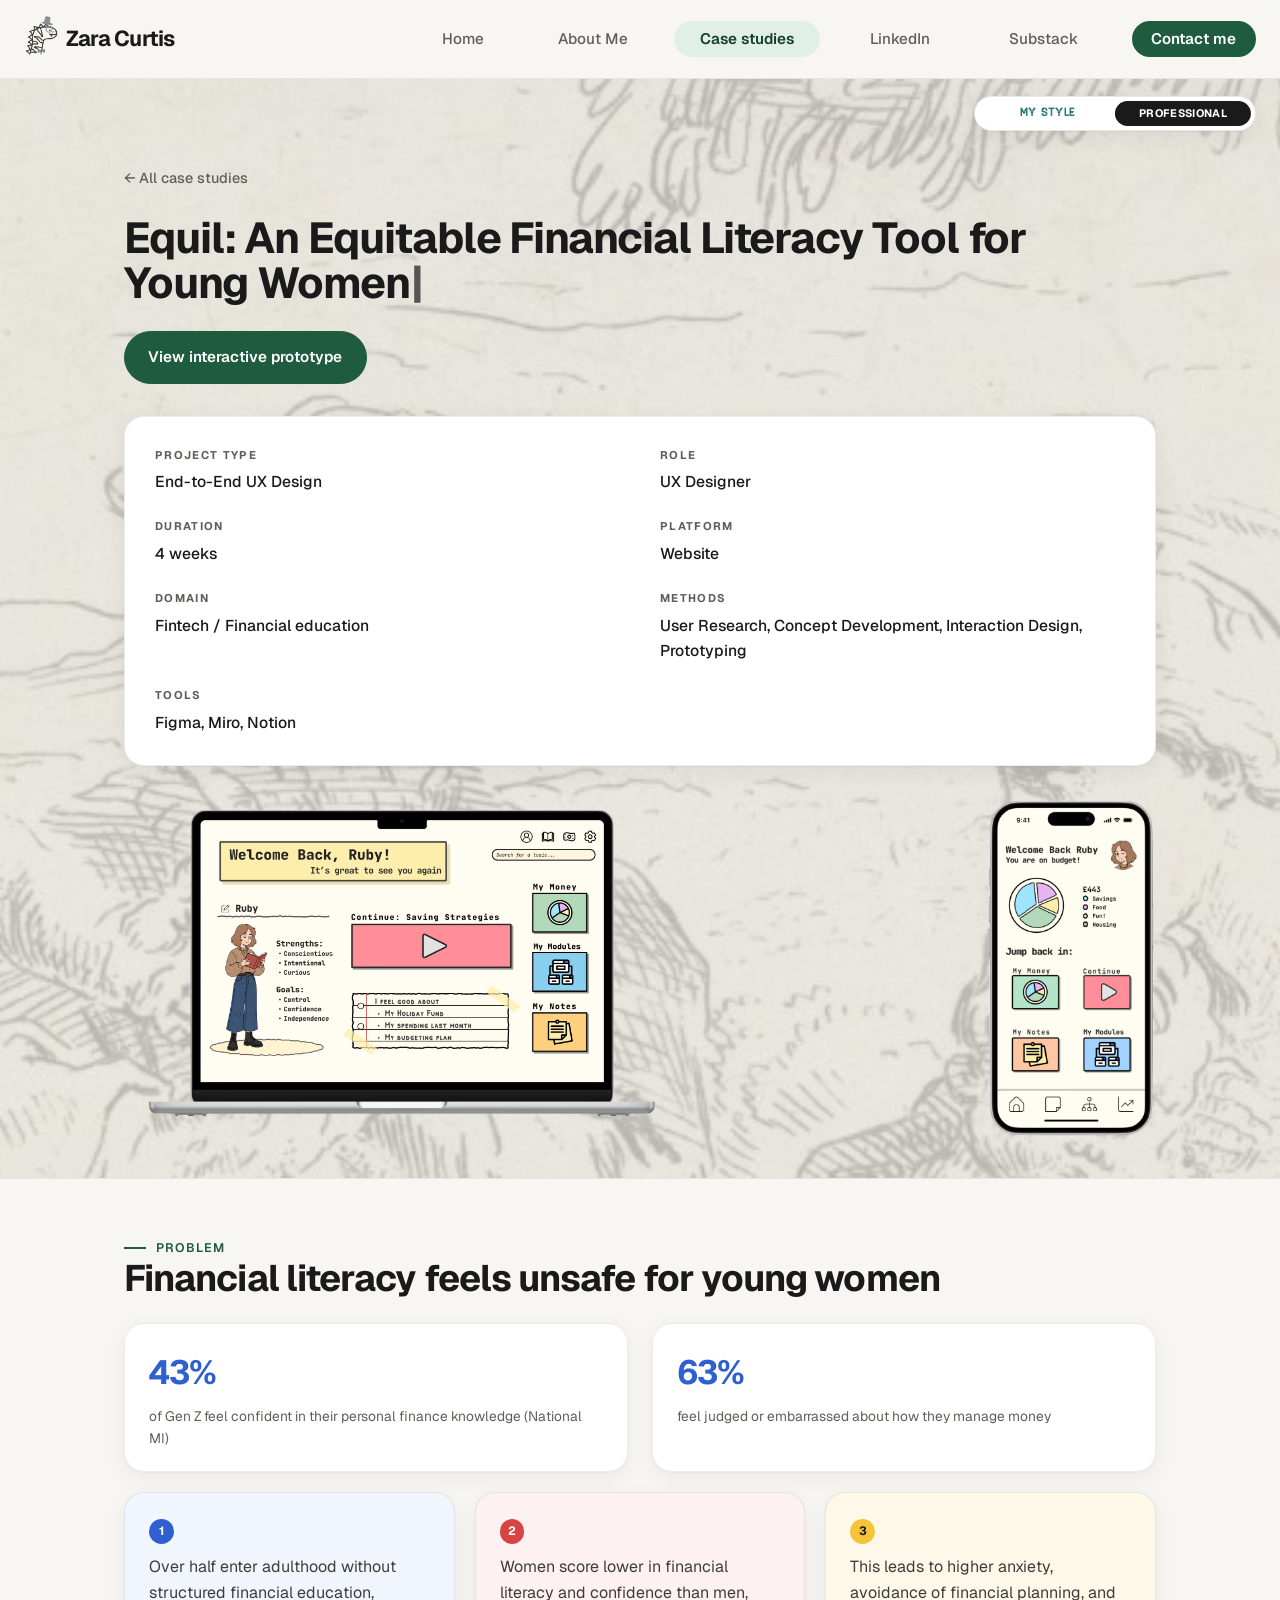
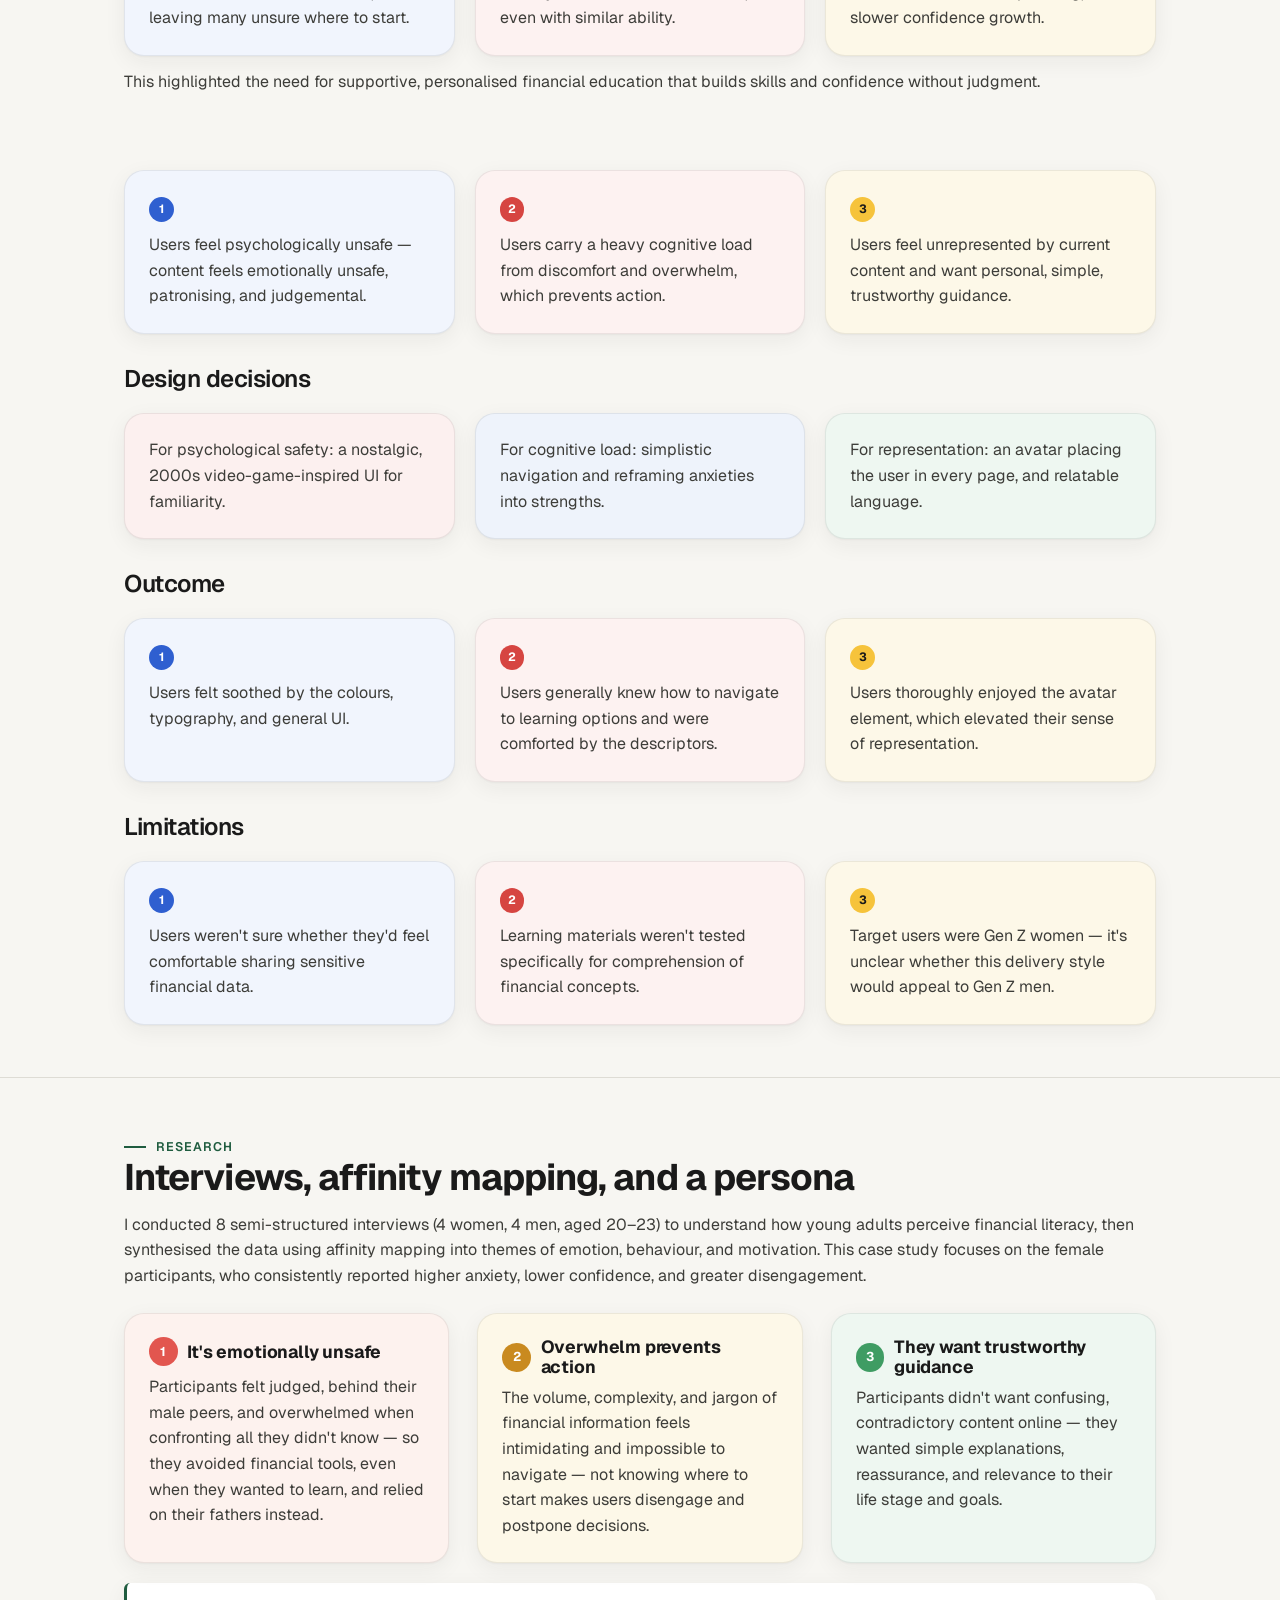
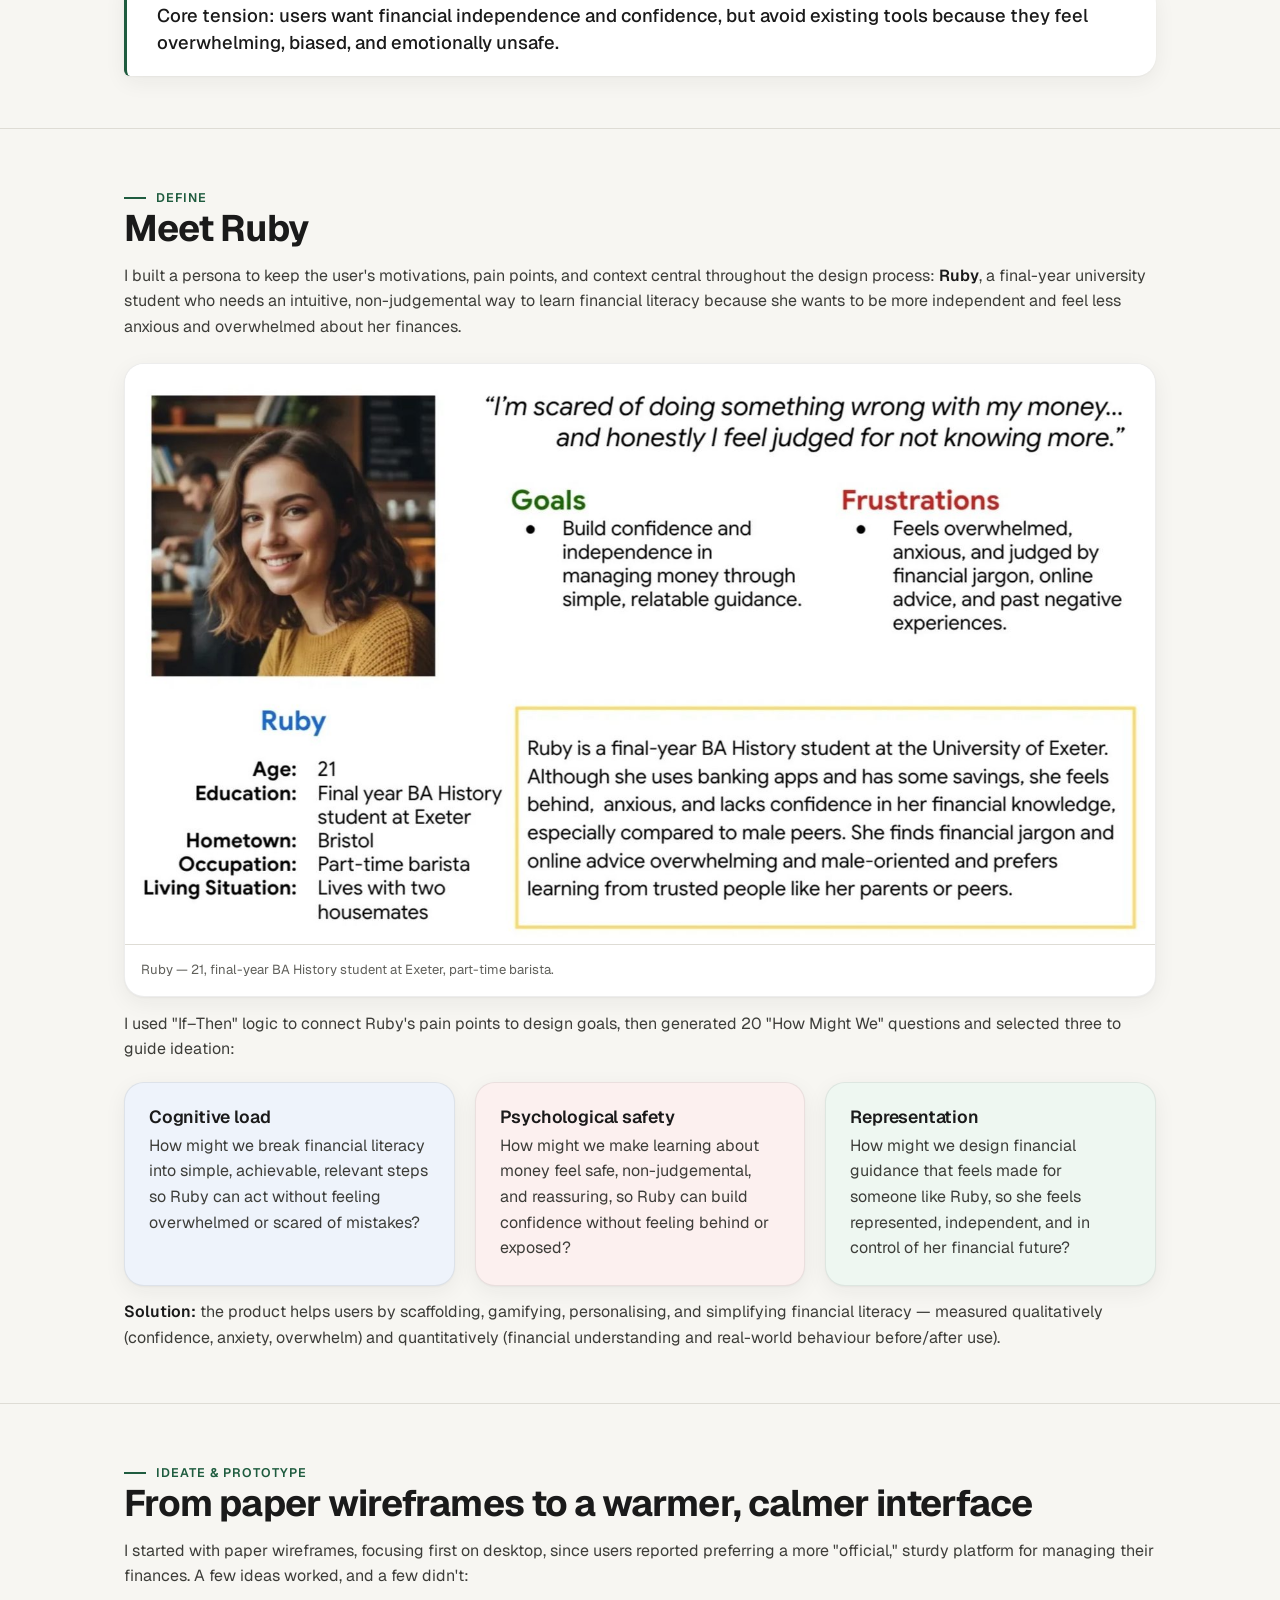
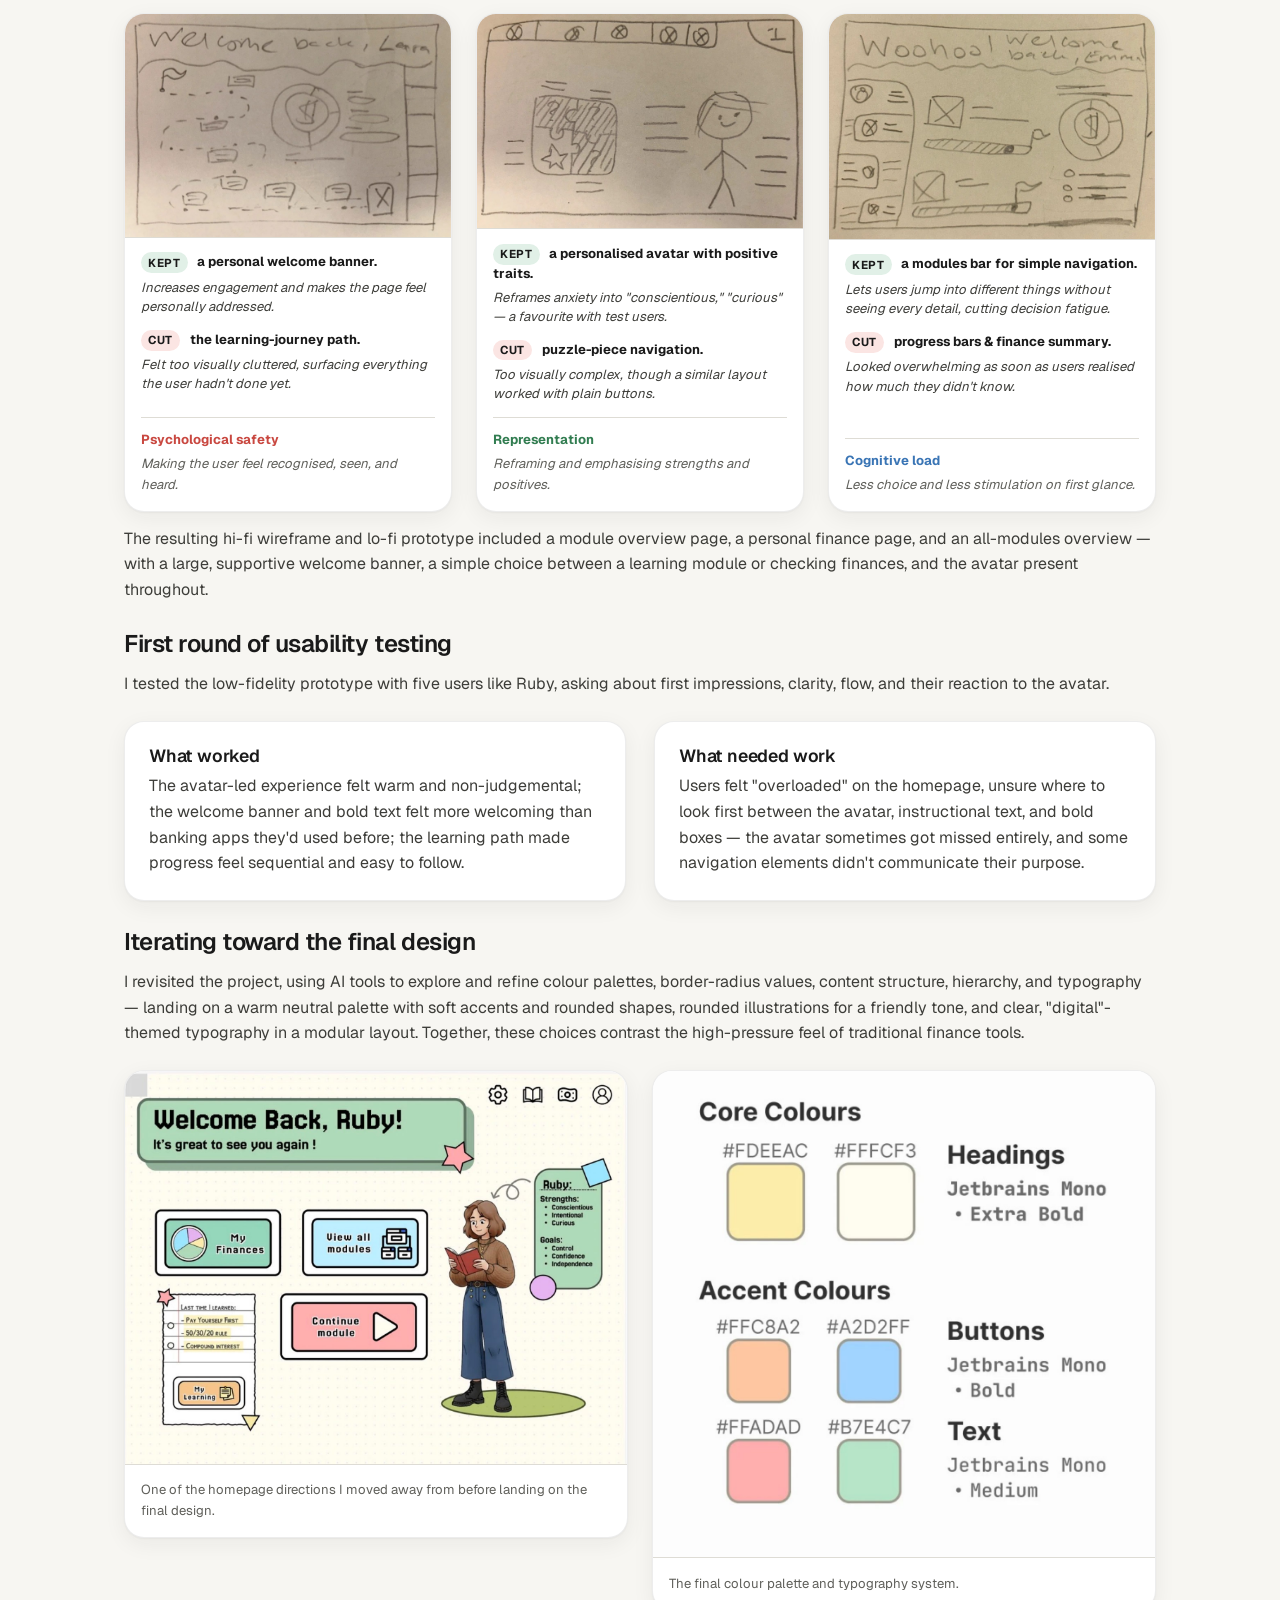
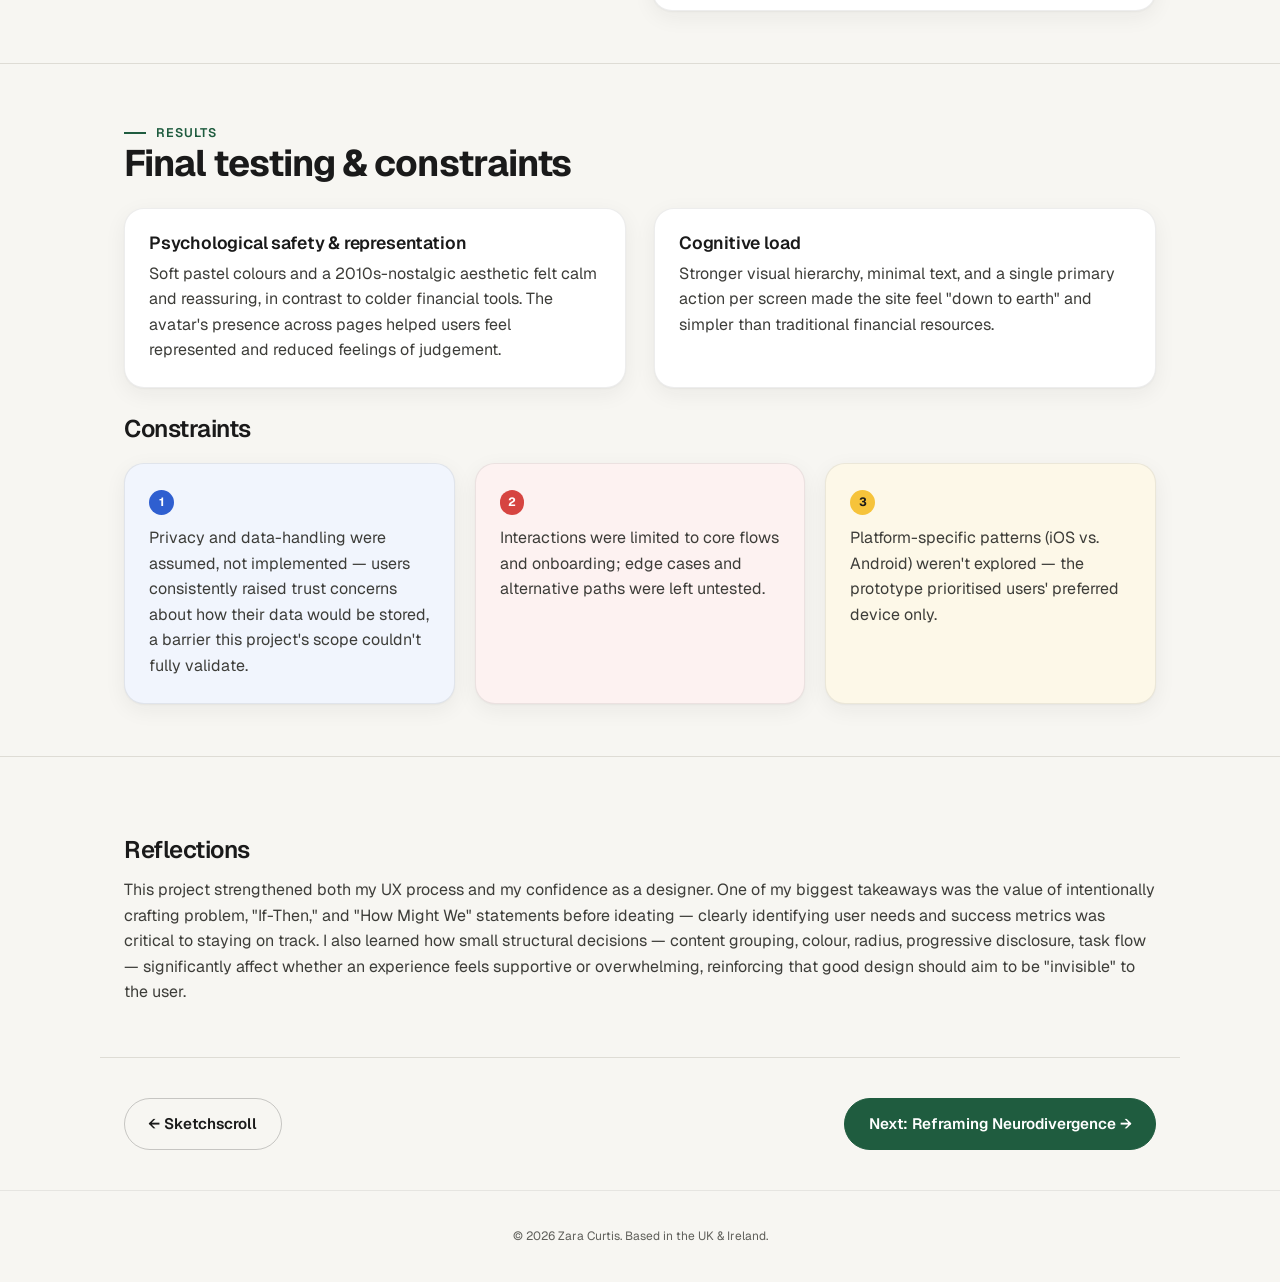
<file: projects/equil.html>
<!doctype html>
<html lang="en">
<head>
<meta charset="UTF-8" />
<script>(function(){try{var s=localStorage.getItem('zc-site-style');document.documentElement.setAttribute('data-theme', s==='personal'?'personal':'business');}catch(e){document.documentElement.setAttribute('data-theme','business');}})();</script>
<meta name="viewport" content="width=device-width, initial-scale=1.0" />
<title>Equil — Zara Curtis</title>
<link rel="preconnect" href="https://fonts.googleapis.com" />
<link rel="preconnect" href="https://fonts.gstatic.com" crossorigin />
<link href="https://fonts.googleapis.com/css2?family=Space+Mono:wght@400;700&family=Space+Grotesk:wght@400;500;700&family=VT323&display=swap" rel="stylesheet" />
<link href="https://fonts.googleapis.com/css2?family=Geist:wght@400;500;600;700&display=swap" rel="stylesheet" />
<link rel="icon" type="image/png" href="../assets/brand/dino.png" />
<link rel="stylesheet" href="../styles.css?v=20261109b" />
</head>
<body class="page-equil">

<header class="site-nav">
  <div class="wrap row">
    <div class="brand-group">
      <a class="brand" href="../index.html"><span class="brand-icon"><img src="../assets/brand/dino.png" alt="" /><svg class="brand-hat" viewBox="0 0 40 26" aria-hidden="true"><ellipse cx="20" cy="21.5" rx="15" ry="3.2" fill="#8a8f94"/><path d="M11 21 12.5 6a2 2 0 0 1 2-1.8h9a2 2 0 0 1 2 1.8L27 21Z" fill="#8a8f94"/></svg><svg class="brand-monocle" viewBox="0 0 24 24" aria-hidden="true"><circle cx="12" cy="12" r="7.5" fill="none" stroke="#8a8f94" stroke-width="2.2"/><path d="M18 17 q3 3 1 6" fill="none" stroke="#8a8f94" stroke-width="1.6" stroke-linecap="round"/></svg><svg class="brand-bowtie" viewBox="0 0 24 16" aria-hidden="true"><path d="M2 2 L10 6 L10 10 L2 14 Z" fill="#8a8f94"/><path d="M22 2 L14 6 L14 10 L22 14 Z" fill="#8a8f94"/><rect x="10" y="5.5" width="4" height="5" fill="#6b7176"/></svg></span><span class="brand-name">Zara Curtis</span></a>
    </div>
    <button type="button" class="nav-toggle" aria-label="Toggle menu" aria-expanded="false"><span></span><span></span><span></span></button>
    <nav class="links">
      <a href="../index.html" class="nav-btn">Home</a>
      <a href="../about.html" class="nav-btn">About Me</a>
      <a href="../case-studies.html" class="nav-btn active">Case studies</a>
      <a href="https://www.linkedin.com/in/zaracurtis" target="_blank" rel="noopener" class="nav-btn">LinkedIn</a>
      <a href="https://zarasink.substack.com/" target="_blank" rel="noopener" class="nav-btn">Substack</a>
      <a href="mailto:Zaracurtis@gmail.com" class="cta">Contact me</a>
    </nav>
  </div>
</header>

<main>
  <section class="cs-hero bg-hd-landscape">
    <button type="button" class="style-toggle" aria-label="Toggle site style">
      <span class="style-option personal">
        <svg class="style-icon" viewBox="0 0 24 24" fill="none" stroke="currentColor" stroke-width="1.7" stroke-linecap="round" stroke-linejoin="round" aria-hidden="true"><circle cx="12" cy="12" r="9"/><circle cx="8.5" cy="10" r="1" fill="currentColor" stroke="none"/><circle cx="15.5" cy="10" r="1" fill="currentColor" stroke="none"/><path d="M8 14.5c1.2 1.4 2.6 2 4 2s2.8-.6 4-2"/></svg>
        <span class="style-label">My Style</span>
      </span>
      <span class="style-option business">
        <svg class="style-icon" viewBox="0 0 24 24" fill="none" stroke="currentColor" stroke-width="1.8" stroke-linecap="round" stroke-linejoin="round" aria-hidden="true"><rect x="3" y="8" width="18" height="11" rx="1.5"/><path d="M8 8V6a2 2 0 0 1 2-2h4a2 2 0 0 1 2 2v2"/><path d="M3 13h18"/></svg>
        <span class="style-label">Professional</span>
      </span>
      <span class="style-thumb" aria-hidden="true"></span>
    </button>
    <div class="wrap">
      <a class="back" href="../case-studies.html">← All case studies</a>
      <div class="title-box plain"><h1>Equil: An Equitable Financial Literacy Tool for Young Women</h1></div>
      <div class="cs-links">
        <a class="btn primary" href="https://www.figma.com/proto/gtFGf9KNL4cu2J6R4uO12u/Financial-literacy-and-budgeting-app?node-id=233-282&amp;p=f&amp;m=draw&amp;scaling=scale-down&amp;content-scaling=fixed&amp;page-id=68%3A1046&amp;starting-point-node-id=233%3A282" target="_blank" rel="noopener">View interactive prototype</a>
      </div>

      <div class="overview-grid">
        <div class="item"><div class="label">Project type</div><div class="value">End-to-End UX Design</div></div>
        <div class="item"><div class="label">Role</div><div class="value">UX Designer</div></div>
        <div class="item"><div class="label">Duration</div><div class="value">4 weeks</div></div>
        <div class="item"><div class="label">Platform</div><div class="value">Website</div></div>
        <div class="item"><div class="label">Domain</div><div class="value">Fintech / Financial education</div></div>
        <div class="item"><div class="label">Methods</div><div class="value">User Research, Concept Development, Interaction Design, Prototyping</div></div>
        <div class="item"><div class="label">Tools</div><div class="value">Figma, Miro, Notion</div></div>
      </div>

      <div class="device-row">
        <div class="device-desktop">
          <img src="../assets/equil/mock-desktop.png" alt="Final Equil desktop design showing the Welcome Back Ruby homepage" width="2000" height="1217" loading="eager" />
        </div>
        <div class="device-mobile">
          <img src="../assets/equil/mock-mobile.png" alt="Final Equil mobile design mockup on a phone" width="506" height="1014" loading="eager" />
        </div>
      </div>
    </div>
  </section>

  <section class="cs-section">
    <div class="wrap">
      <span class="kicker">Problem</span>
      <h2>Financial literacy feels unsafe for young women</h2>
      <div class="stat-row">
        <div class="stat"><div class="num">43%</div><div class="desc">of Gen Z feel confident in their personal finance knowledge (National MI)</div></div>
        <div class="stat"><div class="num">63%</div><div class="desc">feel judged or embarrassed about how they manage money</div></div>
      </div>
      <div class="list-cards cols-3">
        <div class="card-mini"><p>Over half enter adulthood without structured financial education, leaving many unsure where to start.</p></div>
        <div class="card-mini"><p>Women score lower in financial literacy and confidence than men, even with similar ability.</p></div>
        <div class="card-mini"><p>This leads to higher anxiety, avoidance of financial planning, and slower confidence growth.</p></div>
      </div>
      <p>This highlighted the need for supportive, personalised financial education that builds skills and confidence without judgment.</p>

      <h3>Insight</h3>
      <div class="list-cards cols-3">
        <div class="card-mini"><p>Users feel psychologically unsafe — content feels emotionally unsafe, patronising, and judgemental.</p></div>
        <div class="card-mini"><p>Users carry a heavy cognitive load from discomfort and overwhelm, which prevents action.</p></div>
        <div class="card-mini"><p>Users feel unrepresented by current content and want personal, simple, trustworthy guidance.</p></div>
      </div>

      <h3>Design decisions</h3>
      <div class="list-cards cols-3">
        <div class="card-mini theme-safety"><p>For psychological safety: a nostalgic, 2000s video-game-inspired UI for familiarity.</p></div>
        <div class="card-mini theme-cogload"><p>For cognitive load: simplistic navigation and reframing anxieties into strengths.</p></div>
        <div class="card-mini theme-rep"><p>For representation: an avatar placing the user in every page, and relatable language.</p></div>
      </div>

      <h3>Outcome</h3>
      <div class="list-cards cols-3">
        <div class="card-mini"><p>Users felt soothed by the colours, typography, and general UI.</p></div>
        <div class="card-mini"><p>Users generally knew how to navigate to learning options and were comforted by the descriptors.</p></div>
        <div class="card-mini"><p>Users thoroughly enjoyed the avatar element, which elevated their sense of representation.</p></div>
      </div>

      <h3>Limitations</h3>
      <div class="list-cards cols-3">
        <div class="card-mini"><p>Users weren't sure whether they'd feel comfortable sharing sensitive financial data.</p></div>
        <div class="card-mini"><p>Learning materials weren't tested specifically for comprehension of financial concepts.</p></div>
        <div class="card-mini"><p>Target users were Gen Z women — it's unclear whether this delivery style would appeal to Gen Z men.</p></div>
      </div>
    </div>
  </section>

  <section class="cs-section">
    <div class="wrap">
      <span class="kicker">Research</span>
      <h2>Interviews, affinity mapping, and a persona</h2>
      <p>I conducted 8 semi-structured interviews (4 women, 4 men, aged 20–23) to understand how young adults perceive financial literacy, then synthesised the data using affinity mapping into themes of emotion, behaviour, and motivation. This case study focuses on the female participants, who consistently reported higher anxiety, lower confidence, and greater disengagement.</p>

      <div class="two-col trend-cards">
        <div class="card-mini trend trend-1">
          <h4><span class="trend-num">1</span> It's emotionally unsafe</h4>
          <p style="margin-top:0.5rem;">Participants felt judged, behind their male peers, and overwhelmed when confronting all they didn't know — so they avoided financial tools, even when they wanted to learn, and relied on their fathers instead.</p>
        </div>
        <div class="card-mini trend trend-2">
          <h4><span class="trend-num">2</span> Overwhelm prevents action</h4>
          <p style="margin-top:0.5rem;">The volume, complexity, and jargon of financial information feels intimidating and impossible to navigate — not knowing where to start makes users disengage and postpone decisions.</p>
        </div>
        <div class="card-mini trend trend-3">
          <h4><span class="trend-num">3</span> They want trustworthy guidance</h4>
          <p style="margin-top:0.5rem;">Participants didn't want confusing, contradictory content online — they wanted simple explanations, reassurance, and relevance to their life stage and goals.</p>
        </div>
      </div>
      <blockquote>Core tension: users want financial independence and confidence, but avoid existing tools because they feel overwhelming, biased, and emotionally unsafe.</blockquote>
    </div>
  </section>

  <section class="cs-section">
    <div class="wrap">
      <span class="kicker">Define</span>
      <h2>Meet Ruby</h2>
      <p>I built a persona to keep the user's motivations, pain points, and context central throughout the design process: <strong>Ruby</strong>, a final-year university student who needs an intuitive, non-judgemental way to learn financial literacy because she wants to be more independent and feel less anxious and overwhelmed about her finances.</p>

      <div class="shot-row">
        <figure class="shot wide">
          <img src="../assets/equil/persona-ruby.jpg" alt="Persona card for Ruby: 21, final-year BA History student at Exeter, goals and frustrations" width="1600" height="900" loading="eager" />
          <figcaption>Ruby — 21, final-year BA History student at Exeter, part-time barista.</figcaption>
        </figure>
      </div>
      <p>I used "If–Then" logic to connect Ruby's pain points to design goals, then generated 20 "How Might We" questions and selected three to guide ideation:</p>
      <div class="list-cards cols-3">
        <div class="card-mini theme-cogload"><h4>Cognitive load</h4><p>How might we break financial literacy into simple, achievable, relevant steps so Ruby can act without feeling overwhelmed or scared of mistakes?</p></div>
        <div class="card-mini theme-safety"><h4>Psychological safety</h4><p>How might we make learning about money feel safe, non-judgemental, and reassuring, so Ruby can build confidence without feeling behind or exposed?</p></div>
        <div class="card-mini theme-rep"><h4>Representation</h4><p>How might we design financial guidance that feels made for someone like Ruby, so she feels represented, independent, and in control of her financial future?</p></div>
      </div>
      <p><strong>Solution:</strong> the product helps users by scaffolding, gamifying, personalising, and simplifying financial literacy — measured qualitatively (confidence, anxiety, overwhelm) and quantitatively (financial understanding and real-world behaviour before/after use).</p>
    </div>
  </section>

  <section class="cs-section">
    <div class="wrap">
      <span class="kicker">Ideate &amp; prototype</span>
      <h2>From paper wireframes to a warmer, calmer interface</h2>
      <p>I started with paper wireframes, focusing first on desktop, since users reported preferring a more "official," sturdy platform for managing their finances. A few ideas worked, and a few didn't:</p>

      <div class="shot-row cols-3">
        <figure class="shot">
          <img src="../assets/equil/paper-wireframe-3.jpg" alt="Hand-drawn paper wireframe of a learning journey path with a welcome banner" width="1600" height="1096" loading="eager" />
          <figcaption>
            <div class="decision">
              <p><span class="label kept">Kept</span> a personal welcome banner.</p>
              <p class="why">Increases engagement and makes the page feel personally addressed.</p>
            </div>
            <div class="decision">
              <p><span class="label cut">Cut</span> the learning-journey path.</p>
              <p class="why">Felt too visually cluttered, surfacing everything the user hadn't done yet.</p>
            </div>
            <div class="category theme-safety">Psychological safety<span class="tagline">Making the user feel recognised, seen, and heard.</span></div>
          </figcaption>
        </figure>
        <figure class="shot">
          <img src="../assets/equil/paper-wireframe-2.jpg" alt="Hand-drawn paper wireframe exploring a puzzle-piece navigation and avatar concept" width="1600" height="1054" loading="eager" />
          <figcaption>
            <div class="decision">
              <p><span class="label kept">Kept</span> a personalised avatar with positive traits.</p>
              <p class="why">Reframes anxiety into "conscientious," "curious" — a favourite with test users.</p>
            </div>
            <div class="decision">
              <p><span class="label cut">Cut</span> puzzle-piece navigation.</p>
              <p class="why">Too visually complex, though a similar layout worked with plain buttons.</p>
            </div>
            <div class="category theme-rep">Representation<span class="tagline">Reframing and emphasising strengths and positives.</span></div>
          </figcaption>
        </figure>
        <figure class="shot">
          <img src="../assets/equil/paper-wireframe-1.jpg" alt="Hand-drawn paper wireframe of a modules bar and progress bars" width="1600" height="1106" loading="eager" />
          <figcaption>
            <div class="decision">
              <p><span class="label kept">Kept</span> a modules bar for simple navigation.</p>
              <p class="why">Lets users jump into different things without seeing every detail, cutting decision fatigue.</p>
            </div>
            <div class="decision">
              <p><span class="label cut">Cut</span> progress bars &amp; finance summary.</p>
              <p class="why">Looked overwhelming as soon as users realised how much they didn't know.</p>
            </div>
            <div class="category theme-cogload">Cognitive load<span class="tagline">Less choice and less stimulation on first glance.</span></div>
          </figcaption>
        </figure>
      </div>

      <p>The resulting hi-fi wireframe and lo-fi prototype included a module overview page, a personal finance page, and an all-modules overview — with a large, supportive welcome banner, a simple choice between a learning module or checking finances, and the avatar present throughout.</p>

      <h3>First round of usability testing</h3>
      <p>I tested the low-fidelity prototype with five users like Ruby, asking about first impressions, clarity, flow, and their reaction to the avatar.</p>
      <div class="two-col">
        <div class="card-mini">
          <h4>What worked</h4>
          <p style="margin-top:0.5rem;">The avatar-led experience felt warm and non-judgemental; the welcome banner and bold text felt more welcoming than banking apps they'd used before; the learning path made progress feel sequential and easy to follow.</p>
        </div>
        <div class="card-mini">
          <h4>What needed work</h4>
          <p style="margin-top:0.5rem;">Users felt "overloaded" on the homepage, unsure where to look first between the avatar, instructional text, and bold boxes — the avatar sometimes got missed entirely, and some navigation elements didn't communicate their purpose.</p>
        </div>
      </div>

      <h3>Iterating toward the final design</h3>
      <p>I revisited the project, using AI tools to explore and refine colour palettes, border-radius values, content structure, hierarchy, and typography — landing on a warm neutral palette with soft accents and rounded shapes, rounded illustrations for a friendly tone, and clear, "digital"-themed typography in a modular layout. Together, these choices contrast the high-pressure feel of traditional finance tools.</p>

      <div class="shot-row cols-2">
        <figure class="shot">
          <img src="../assets/equil/rejected-mockup.jpg" alt="An earlier, rejected homepage mockup with a green banner" width="1423" height="1114" loading="eager" />
          <figcaption>One of the homepage directions I moved away from before landing on the final design.</figcaption>
        </figure>
        <figure class="shot">
          <img src="../assets/equil/palette.jpg" alt="Final Equil colour palette and typography system" width="1156" height="1120" loading="eager" />
          <figcaption>The final colour palette and typography system.</figcaption>
        </figure>
      </div>
    </div>
  </section>

  <section class="cs-section">
    <div class="wrap">
      <span class="kicker">Results</span>
      <h2>Final testing &amp; constraints</h2>
      <div class="two-col">
        <div class="card-mini">
          <h4>Psychological safety &amp; representation</h4>
          <p style="margin-top:0.5rem;">Soft pastel colours and a 2010s-nostalgic aesthetic felt calm and reassuring, in contrast to colder financial tools. The avatar's presence across pages helped users feel represented and reduced feelings of judgement.</p>
        </div>
        <div class="card-mini">
          <h4>Cognitive load</h4>
          <p style="margin-top:0.5rem;">Stronger visual hierarchy, minimal text, and a single primary action per screen made the site feel "down to earth" and simpler than traditional financial resources.</p>
        </div>
      </div>
      <h3>Constraints</h3>
      <div class="list-cards cols-3">
        <div class="card-mini"><p>Privacy and data-handling were assumed, not implemented — users consistently raised trust concerns about how their data would be stored, a barrier this project's scope couldn't fully validate.</p></div>
        <div class="card-mini"><p>Interactions were limited to core flows and onboarding; edge cases and alternative paths were left untested.</p></div>
        <div class="card-mini"><p>Platform-specific patterns (iOS vs. Android) weren't explored — the prototype prioritised users' preferred device only.</p></div>
      </div>
    </div>
  </section>

  <section class="cs-section">
    <div class="wrap">
      <h3>Reflections</h3>
      <p>This project strengthened both my UX process and my confidence as a designer. One of my biggest takeaways was the value of intentionally crafting problem, "If-Then," and "How Might We" statements before ideating — clearly identifying user needs and success metrics was critical to staying on track. I also learned how small structural decisions — content grouping, colour, radius, progressive disclosure, task flow — significantly affect whether an experience feels supportive or overwhelming, reinforcing that good design should aim to be "invisible" to the user.</p>
    </div>
  </section>

  <div class="wrap cs-nav-footer">
    <a class="btn ghost" href="sketchscroll.html">← Sketchscroll</a>
    <a class="btn primary" href="neurodivergence-in-schools.html">Next: Reframing Neurodivergence →</a>
  </div>
</main>

<footer class="site-footer">
  <div class="wrap">
    © <span id="year"></span> Zara Curtis. Based in the UK &amp; Ireland.
  </div>
</footer>

<script>document.getElementById('year').textContent = new Date().getFullYear();</script>

<script src="../nav.js?v=20261109b" defer></script>
</body>
</html>
</file>
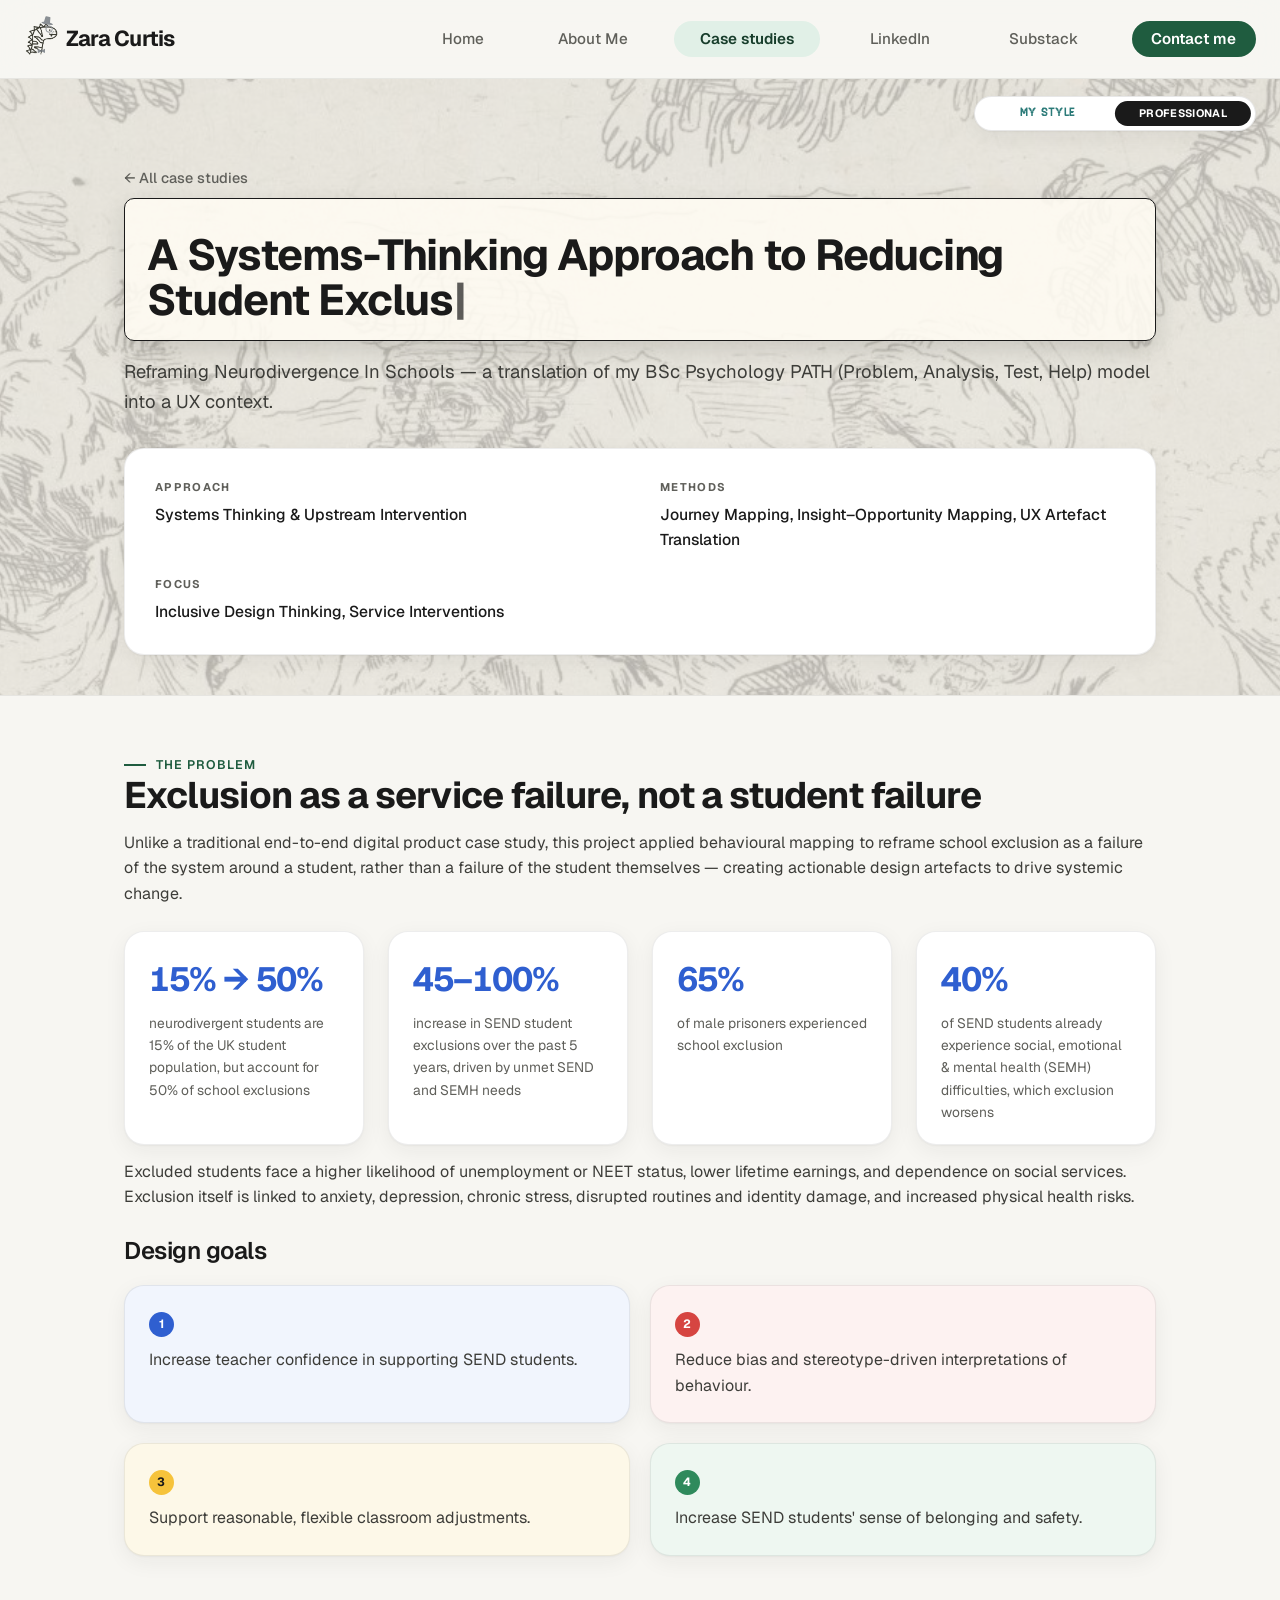
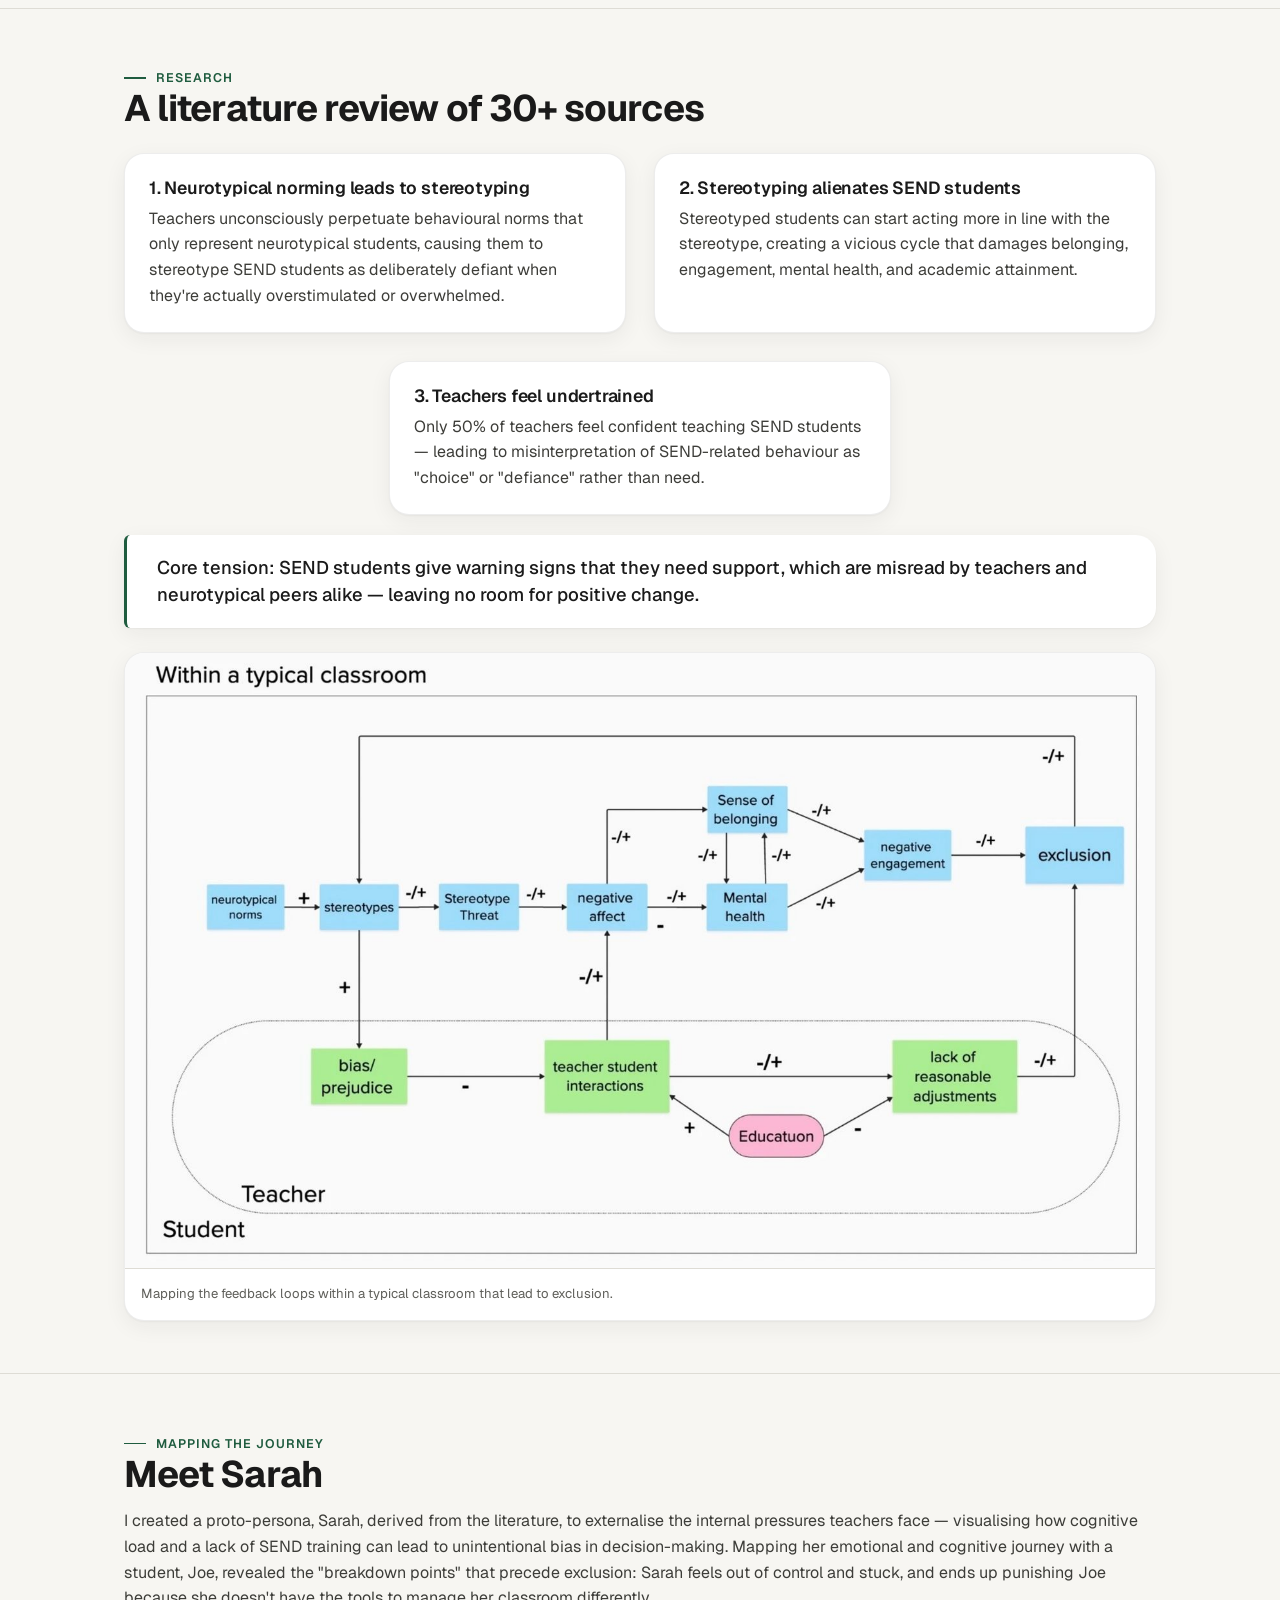
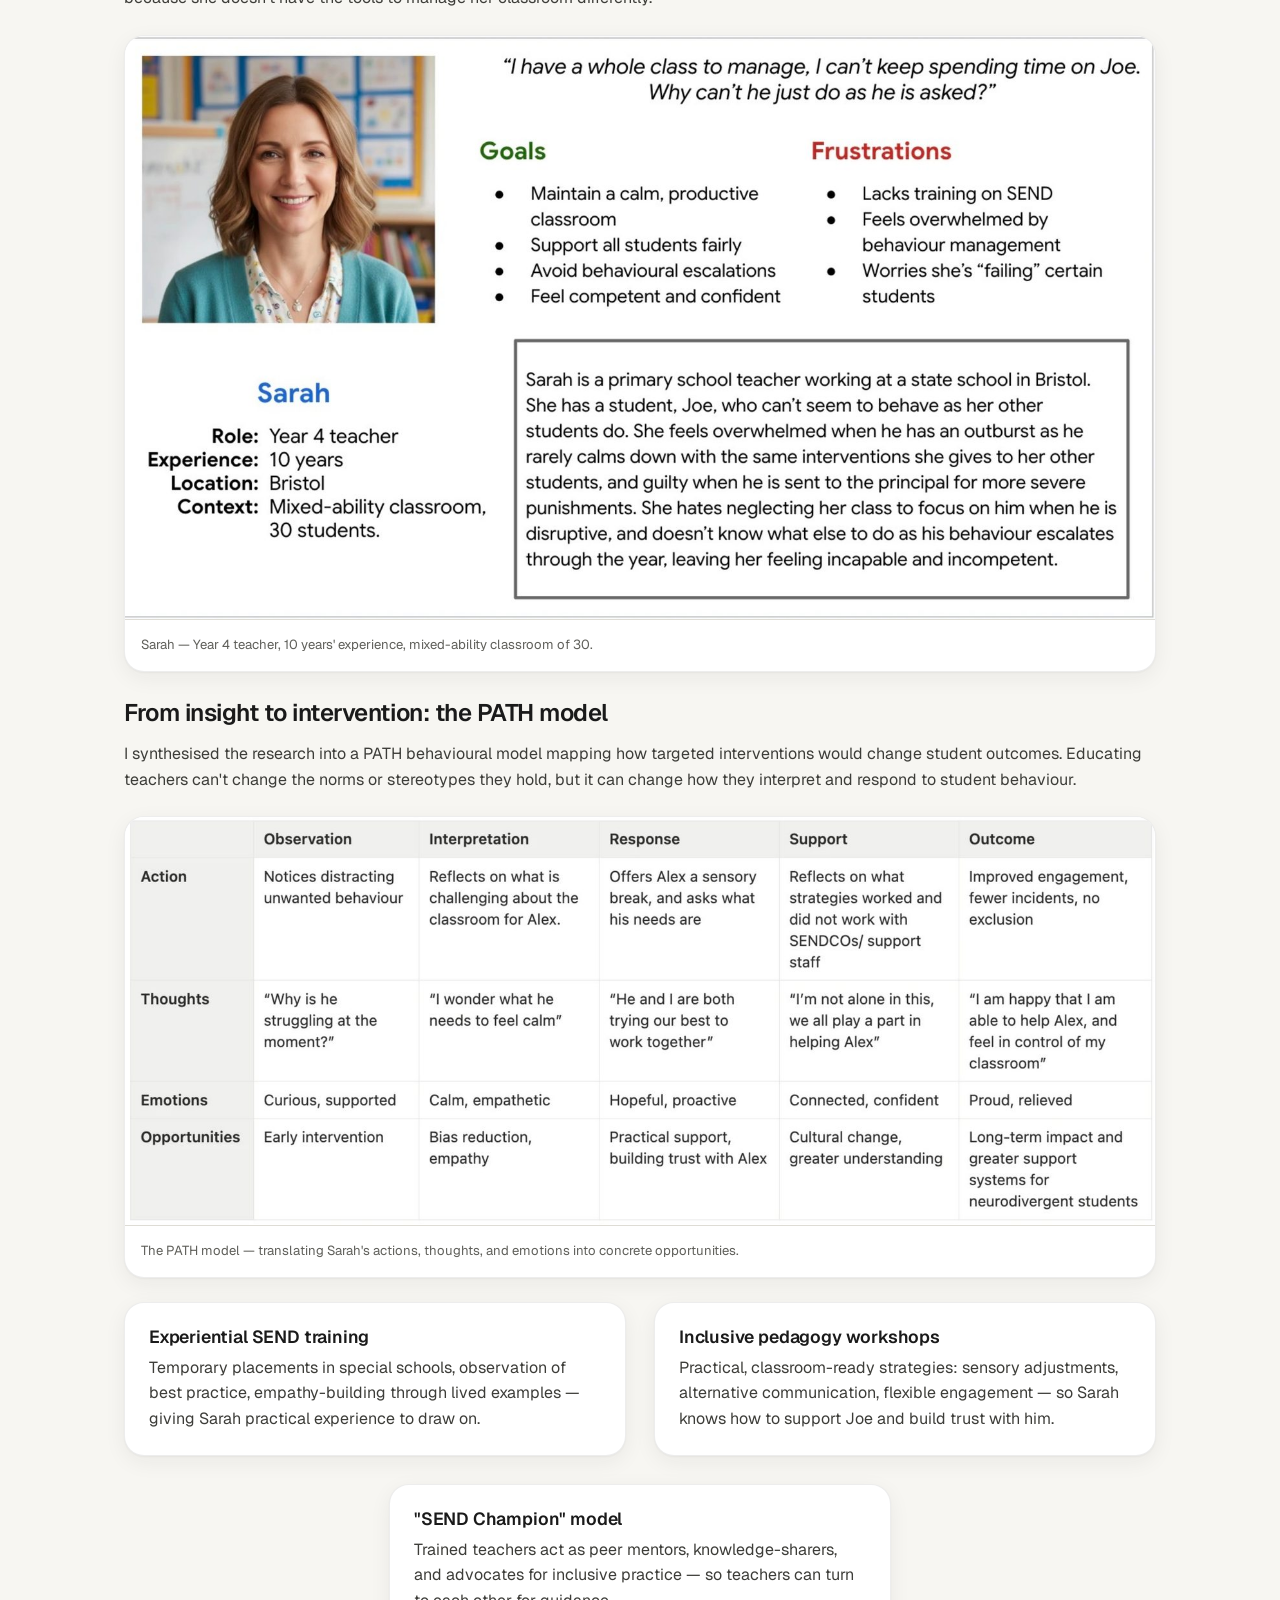
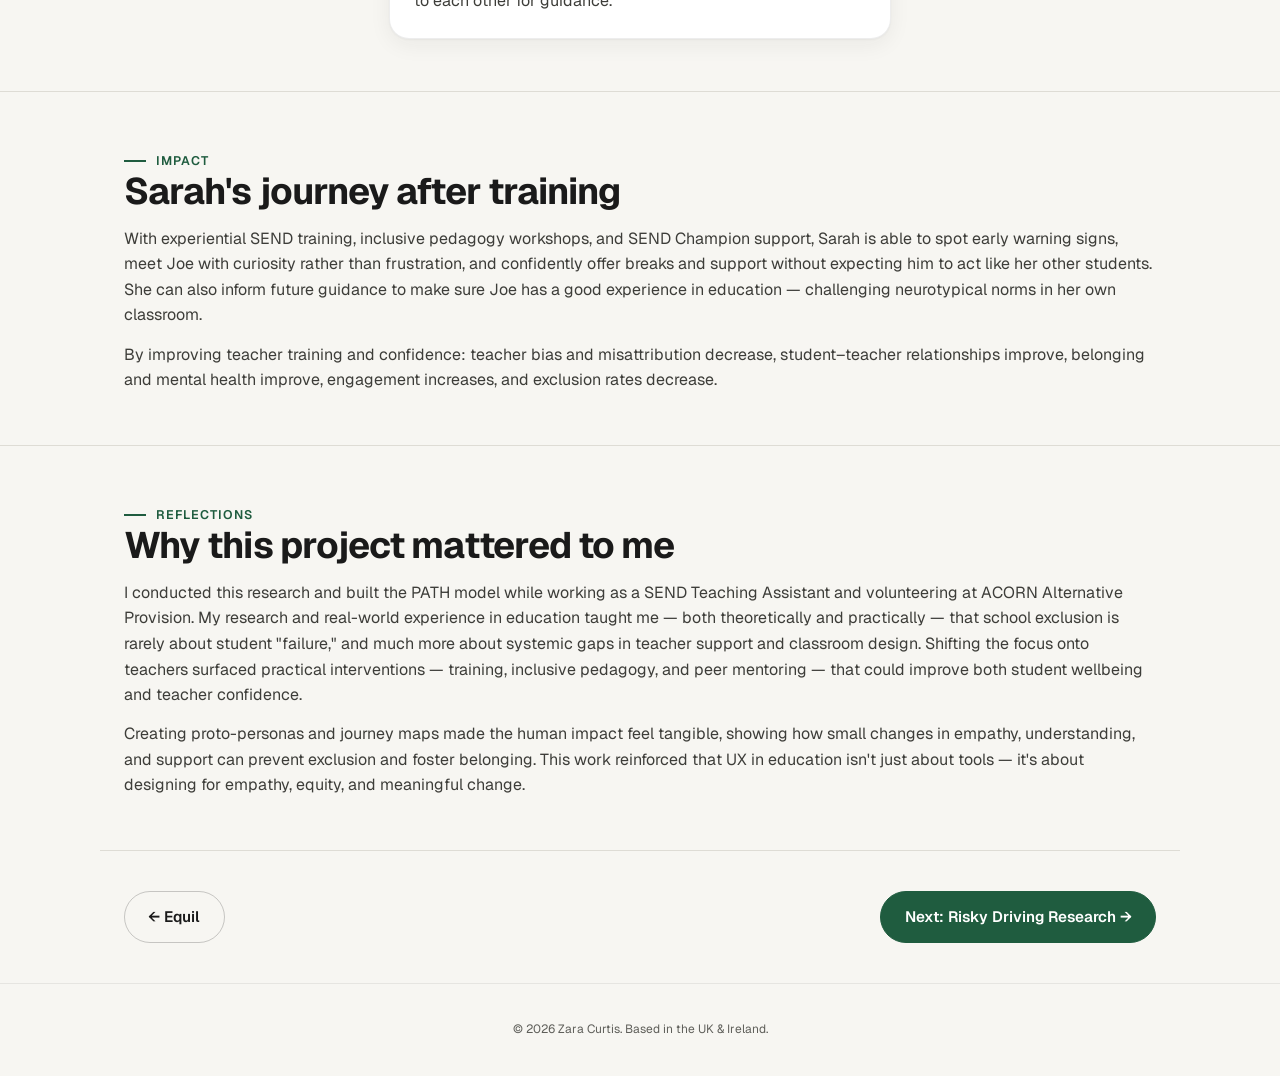
<file: projects/neurodivergence-in-schools.html>
<!doctype html>
<html lang="en">
<head>
<meta charset="UTF-8" />
<script>(function(){try{var s=localStorage.getItem('zc-site-style');document.documentElement.setAttribute('data-theme', s==='personal'?'personal':'business');}catch(e){document.documentElement.setAttribute('data-theme','business');}})();</script>
<meta name="viewport" content="width=device-width, initial-scale=1.0" />
<title>Reframing Neurodivergence In Schools — Zara Curtis</title>
<link rel="preconnect" href="https://fonts.googleapis.com" />
<link rel="preconnect" href="https://fonts.gstatic.com" crossorigin />
<link href="https://fonts.googleapis.com/css2?family=Space+Mono:wght@400;700&family=Space+Grotesk:wght@400;500;700&family=VT323&display=swap" rel="stylesheet" />
<link href="https://fonts.googleapis.com/css2?family=Geist:wght@400;500;600;700&display=swap" rel="stylesheet" />
<link rel="icon" type="image/png" href="../assets/brand/dino.png" />
<link rel="stylesheet" href="../styles.css?v=20261109b" />
</head>
<body>

<header class="site-nav">
  <div class="wrap row">
    <div class="brand-group">
      <a class="brand" href="../index.html"><span class="brand-icon"><img src="../assets/brand/dino.png" alt="" /><svg class="brand-hat" viewBox="0 0 40 26" aria-hidden="true"><ellipse cx="20" cy="21.5" rx="15" ry="3.2" fill="#8a8f94"/><path d="M11 21 12.5 6a2 2 0 0 1 2-1.8h9a2 2 0 0 1 2 1.8L27 21Z" fill="#8a8f94"/></svg><svg class="brand-monocle" viewBox="0 0 24 24" aria-hidden="true"><circle cx="12" cy="12" r="7.5" fill="none" stroke="#8a8f94" stroke-width="2.2"/><path d="M18 17 q3 3 1 6" fill="none" stroke="#8a8f94" stroke-width="1.6" stroke-linecap="round"/></svg><svg class="brand-bowtie" viewBox="0 0 24 16" aria-hidden="true"><path d="M2 2 L10 6 L10 10 L2 14 Z" fill="#8a8f94"/><path d="M22 2 L14 6 L14 10 L22 14 Z" fill="#8a8f94"/><rect x="10" y="5.5" width="4" height="5" fill="#6b7176"/></svg></span><span class="brand-name">Zara Curtis</span></a>
    </div>
    <button type="button" class="nav-toggle" aria-label="Toggle menu" aria-expanded="false"><span></span><span></span><span></span></button>
    <nav class="links">
      <a href="../index.html" class="nav-btn">Home</a>
      <a href="../about.html" class="nav-btn">About Me</a>
      <a href="../case-studies.html" class="nav-btn active">Case studies</a>
      <a href="https://www.linkedin.com/in/zaracurtis" target="_blank" rel="noopener" class="nav-btn">LinkedIn</a>
      <a href="https://zarasink.substack.com/" target="_blank" rel="noopener" class="nav-btn">Substack</a>
      <a href="mailto:Zaracurtis@gmail.com" class="cta">Contact me</a>
    </nav>
  </div>
</header>

<main>
  <section class="cs-hero bg-ocean">
    <button type="button" class="style-toggle" aria-label="Toggle site style">
      <span class="style-option personal">
        <svg class="style-icon" viewBox="0 0 24 24" fill="none" stroke="currentColor" stroke-width="1.7" stroke-linecap="round" stroke-linejoin="round" aria-hidden="true"><circle cx="12" cy="12" r="9"/><circle cx="8.5" cy="10" r="1" fill="currentColor" stroke="none"/><circle cx="15.5" cy="10" r="1" fill="currentColor" stroke="none"/><path d="M8 14.5c1.2 1.4 2.6 2 4 2s2.8-.6 4-2"/></svg>
        <span class="style-label">My Style</span>
      </span>
      <span class="style-option business">
        <svg class="style-icon" viewBox="0 0 24 24" fill="none" stroke="currentColor" stroke-width="1.8" stroke-linecap="round" stroke-linejoin="round" aria-hidden="true"><rect x="3" y="8" width="18" height="11" rx="1.5"/><path d="M8 8V6a2 2 0 0 1 2-2h4a2 2 0 0 1 2 2v2"/><path d="M3 13h18"/></svg>
        <span class="style-label">Professional</span>
      </span>
      <span class="style-thumb" aria-hidden="true"></span>
    </button>
    <div class="wrap">
      <a class="back" href="../case-studies.html">← All case studies</a>
      <div class="title-box"><h1>A Systems-Thinking Approach to Reducing Student Exclusions</h1></div>
      <p class="lede" style="margin-top:1rem;">Reframing Neurodivergence In Schools — a translation of my BSc Psychology PATH (Problem, Analysis, Test, Help) model into a UX context.</p>

      <div class="overview-grid">
        <div class="item"><div class="label">Approach</div><div class="value">Systems Thinking &amp; Upstream Intervention</div></div>
        <div class="item"><div class="label">Methods</div><div class="value">Journey Mapping, Insight–Opportunity Mapping, UX Artefact Translation</div></div>
        <div class="item"><div class="label">Focus</div><div class="value">Inclusive Design Thinking, Service Interventions</div></div>
      </div>
    </div>
  </section>

  <section class="cs-section">
    <div class="wrap">
      <span class="kicker">The problem</span>
      <h2>Exclusion as a service failure, not a student failure</h2>
      <p>Unlike a traditional end-to-end digital product case study, this project applied behavioural mapping to reframe school exclusion as a failure of the system around a student, rather than a failure of the student themselves — creating actionable design artefacts to drive systemic change.</p>

      <div class="stat-row">
        <div class="stat"><div class="num">15% → 50%</div><div class="desc">neurodivergent students are 15% of the UK student population, but account for 50% of school exclusions</div></div>
        <div class="stat"><div class="num">45–100%</div><div class="desc">increase in SEND student exclusions over the past 5 years, driven by unmet SEND and SEMH needs</div></div>
        <div class="stat"><div class="num">65%</div><div class="desc">of male prisoners experienced school exclusion</div></div>
        <div class="stat"><div class="num">40%</div><div class="desc">of SEND students already experience social, emotional &amp; mental health (SEMH) difficulties, which exclusion worsens</div></div>
      </div>
      <p>Excluded students face a higher likelihood of unemployment or NEET status, lower lifetime earnings, and dependence on social services. Exclusion itself is linked to anxiety, depression, chronic stress, disrupted routines and identity damage, and increased physical health risks.</p>

      <h3>Design goals</h3>
      <div class="list-cards cols-2">
        <div class="card-mini"><p>Increase teacher confidence in supporting SEND students.</p></div>
        <div class="card-mini"><p>Reduce bias and stereotype-driven interpretations of behaviour.</p></div>
        <div class="card-mini"><p>Support reasonable, flexible classroom adjustments.</p></div>
        <div class="card-mini"><p>Increase SEND students' sense of belonging and safety.</p></div>
      </div>
    </div>
  </section>

  <section class="cs-section">
    <div class="wrap">
      <span class="kicker">Research</span>
      <h2>A literature review of 30+ sources</h2>
      <div class="two-col">
        <div class="card-mini">
          <h4>1. Neurotypical norming leads to stereotyping</h4>
          <p style="margin-top:0.5rem;">Teachers unconsciously perpetuate behavioural norms that only represent neurotypical students, causing them to stereotype SEND students as deliberately defiant when they're actually overstimulated or overwhelmed.</p>
        </div>
        <div class="card-mini">
          <h4>2. Stereotyping alienates SEND students</h4>
          <p style="margin-top:0.5rem;">Stereotyped students can start acting more in line with the stereotype, creating a vicious cycle that damages belonging, engagement, mental health, and academic attainment.</p>
        </div>
        <div class="card-mini">
          <h4>3. Teachers feel undertrained</h4>
          <p style="margin-top:0.5rem;">Only 50% of teachers feel confident teaching SEND students — leading to misinterpretation of SEND-related behaviour as "choice" or "defiance" rather than need.</p>
        </div>
      </div>
      <blockquote>Core tension: SEND students give warning signs that they need support, which are misread by teachers and neurotypical peers alike — leaving no room for positive change.</blockquote>

      <div class="shot-row">
        <figure class="shot wide">
          <img src="../assets/neurodivergence/system-diagram.jpg" alt="Systems diagram mapping how neurotypical norms, stereotypes, and teacher-student interactions feed into exclusion within a typical classroom" width="1600" height="956" loading="eager" />
          <figcaption>Mapping the feedback loops within a typical classroom that lead to exclusion.</figcaption>
        </figure>
      </div>
    </div>
  </section>

  <section class="cs-section">
    <div class="wrap">
      <span class="kicker">Mapping the journey</span>
      <h2>Meet Sarah</h2>
      <p>I created a proto-persona, Sarah, derived from the literature, to externalise the internal pressures teachers face — visualising how cognitive load and a lack of SEND training can lead to unintentional bias in decision-making. Mapping her emotional and cognitive journey with a student, Joe, revealed the "breakdown points" that precede exclusion: Sarah feels out of control and stuck, and ends up punishing Joe because she doesn't have the tools to manage her classroom differently.</p>

      <div class="shot-row">
        <figure class="shot wide">
          <img src="../assets/neurodivergence/persona-sarah.jpg" alt="Proto-persona card for Sarah, a Year 4 teacher, with her goals and frustrations" width="1600" height="906" loading="eager" />
          <figcaption>Sarah — Year 4 teacher, 10 years' experience, mixed-ability classroom of 30.</figcaption>
        </figure>
      </div>

      <h3>From insight to intervention: the PATH model</h3>
      <p>I synthesised the research into a PATH behavioural model mapping how targeted interventions would change student outcomes. Educating teachers can't change the norms or stereotypes they hold, but it can change how they interpret and respond to student behaviour.</p>

      <div class="shot-row">
        <figure class="shot wide">
          <img src="../assets/neurodivergence/path-table.jpg" alt="PATH model table mapping Sarah's observation, interpretation, response, support, and outcome, alongside her thoughts, emotions, and opportunities" width="1600" height="633" loading="eager" />
          <figcaption>The PATH model — translating Sarah's actions, thoughts, and emotions into concrete opportunities.</figcaption>
        </figure>
      </div>

      <div class="two-col">
        <div class="card-mini">
          <h4>Experiential SEND training</h4>
          <p style="margin-top:0.5rem;">Temporary placements in special schools, observation of best practice, empathy-building through lived examples — giving Sarah practical experience to draw on.</p>
        </div>
        <div class="card-mini">
          <h4>Inclusive pedagogy workshops</h4>
          <p style="margin-top:0.5rem;">Practical, classroom-ready strategies: sensory adjustments, alternative communication, flexible engagement — so Sarah knows how to support Joe and build trust with him.</p>
        </div>
        <div class="card-mini">
          <h4>"SEND Champion" model</h4>
          <p style="margin-top:0.5rem;">Trained teachers act as peer mentors, knowledge-sharers, and advocates for inclusive practice — so teachers can turn to each other for guidance.</p>
        </div>
      </div>
    </div>
  </section>

  <section class="cs-section">
    <div class="wrap">
      <span class="kicker">Impact</span>
      <h2>Sarah's journey after training</h2>
      <p>With experiential SEND training, inclusive pedagogy workshops, and SEND Champion support, Sarah is able to spot early warning signs, meet Joe with curiosity rather than frustration, and confidently offer breaks and support without expecting him to act like her other students. She can also inform future guidance to make sure Joe has a good experience in education — challenging neurotypical norms in her own classroom.</p>
      <p>By improving teacher training and confidence: teacher bias and misattribution decrease, student–teacher relationships improve, belonging and mental health improve, engagement increases, and exclusion rates decrease.</p>
    </div>
  </section>

  <section class="cs-section">
    <div class="wrap">
      <span class="kicker">Reflections</span>
      <h2>Why this project mattered to me</h2>
      <p>I conducted this research and built the PATH model while working as a SEND Teaching Assistant and volunteering at ACORN Alternative Provision. My research and real-world experience in education taught me — both theoretically and practically — that school exclusion is rarely about student "failure," and much more about systemic gaps in teacher support and classroom design. Shifting the focus onto teachers surfaced practical interventions — training, inclusive pedagogy, and peer mentoring — that could improve both student wellbeing and teacher confidence.</p>
      <p>Creating proto-personas and journey maps made the human impact feel tangible, showing how small changes in empathy, understanding, and support can prevent exclusion and foster belonging. This work reinforced that UX in education isn't just about tools — it's about designing for empathy, equity, and meaningful change.</p>
    </div>
  </section>

  <div class="wrap cs-nav-footer">
    <a class="btn ghost" href="equil.html">← Equil</a>
    <a class="btn primary" href="risky-driving.html">Next: Risky Driving Research →</a>
  </div>
</main>

<footer class="site-footer">
  <div class="wrap">
    © <span id="year"></span> Zara Curtis. Based in the UK &amp; Ireland.
  </div>
</footer>

<script>document.getElementById('year').textContent = new Date().getFullYear();</script>

<script src="../nav.js?v=20261109b" defer></script>
</body>
</html>
</file>
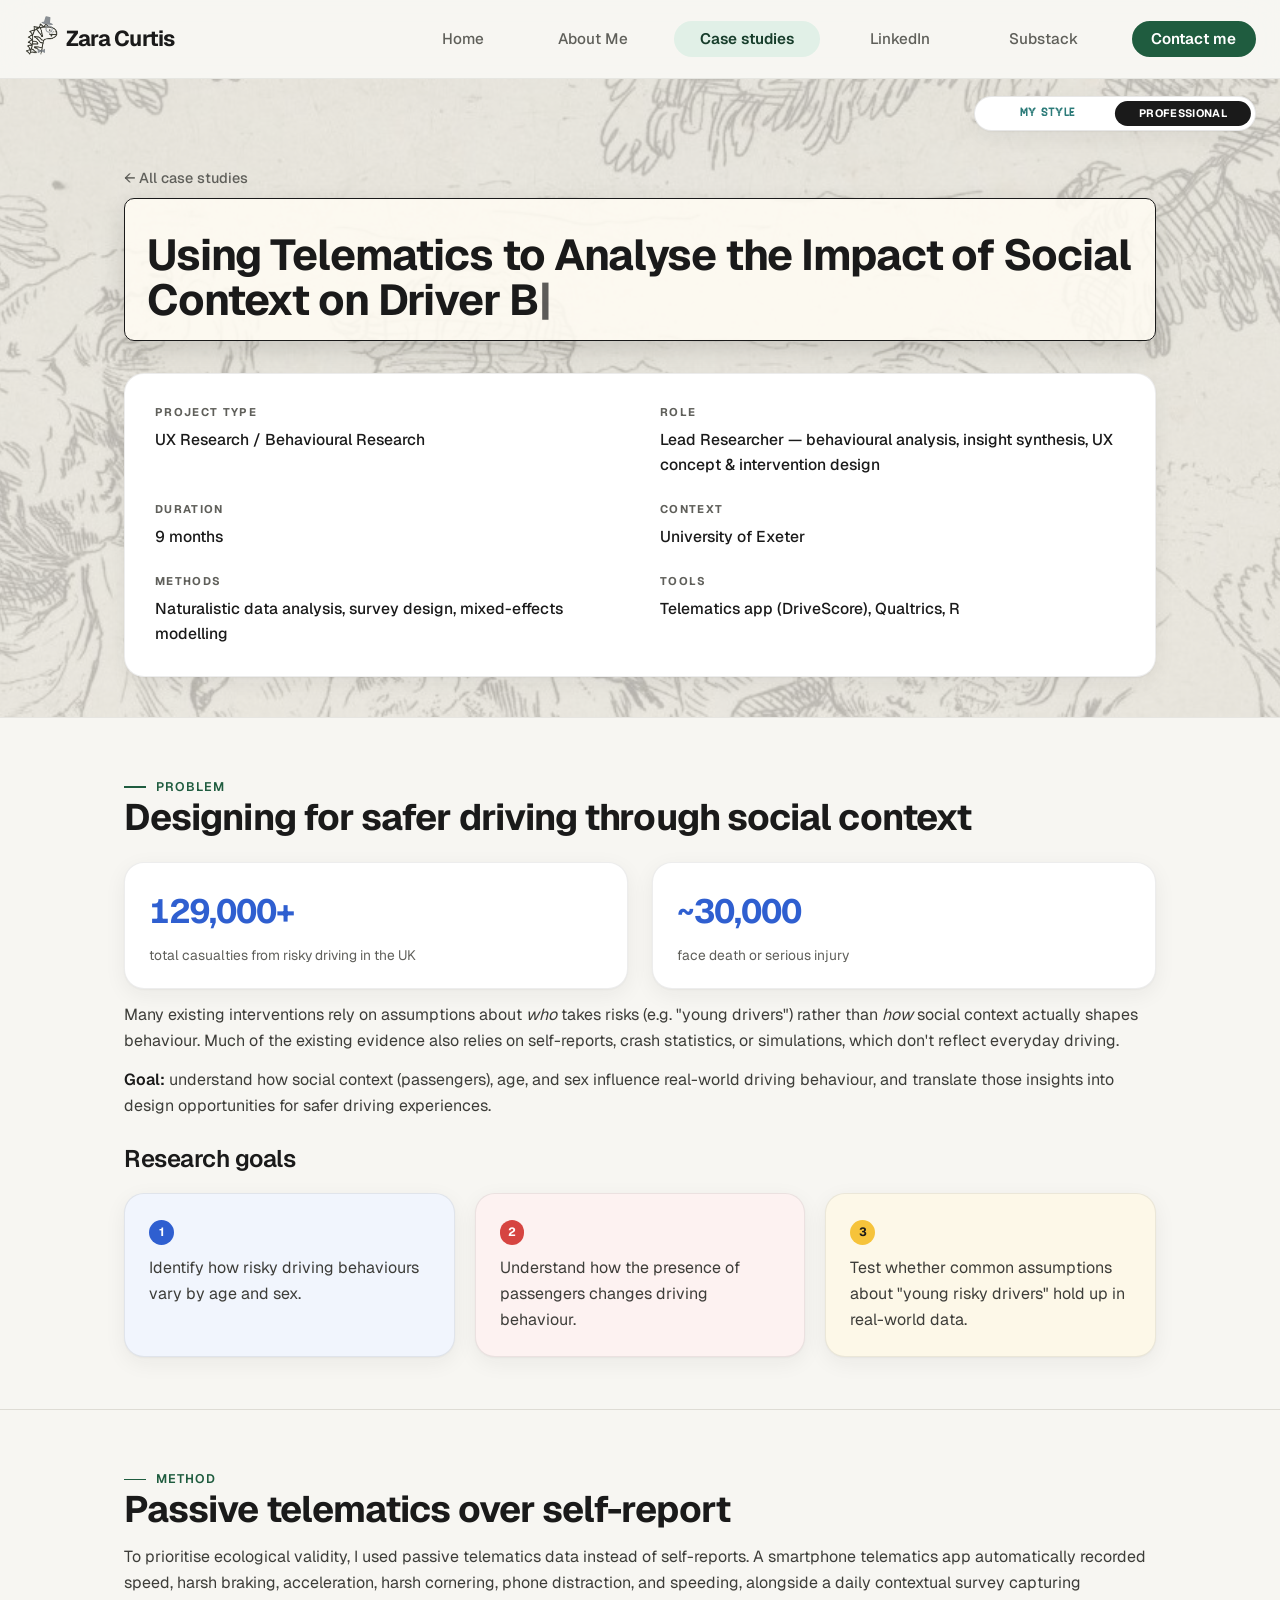
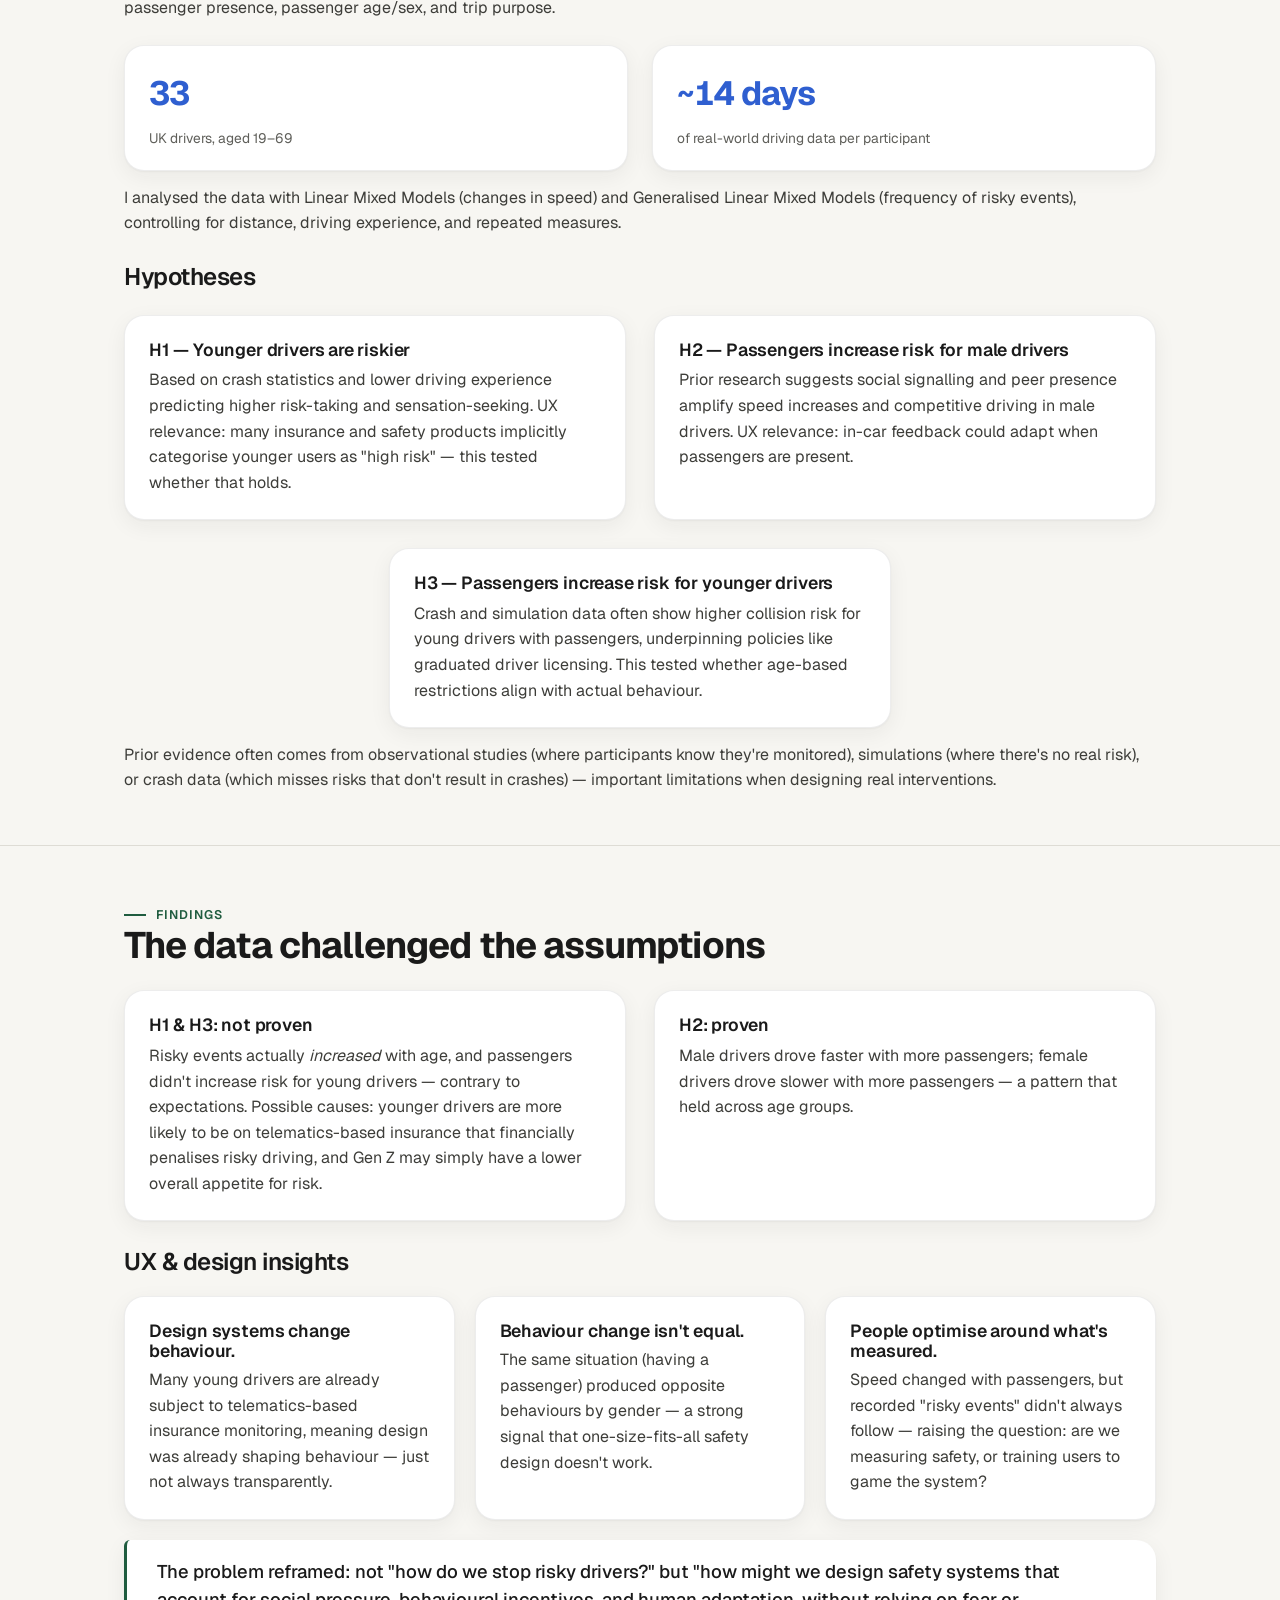
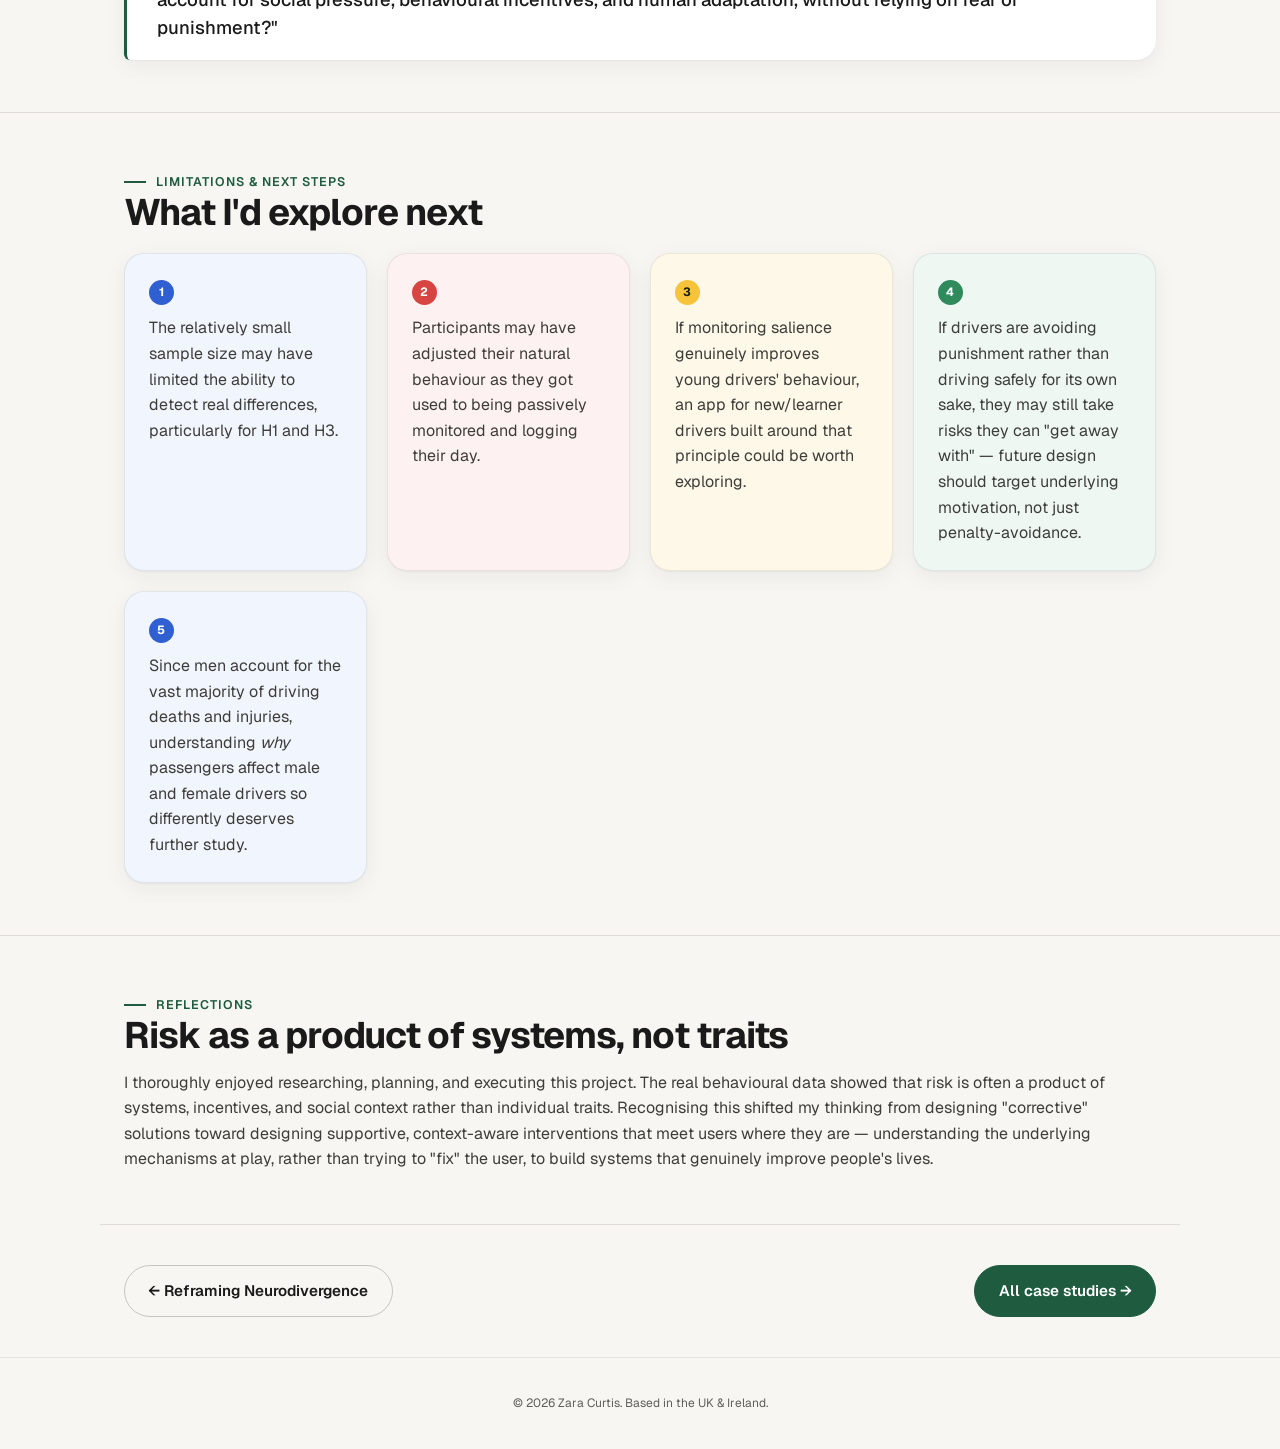
<file: projects/risky-driving.html>
<!doctype html>
<html lang="en">
<head>
<meta charset="UTF-8" />
<script>(function(){try{var s=localStorage.getItem('zc-site-style');document.documentElement.setAttribute('data-theme', s==='personal'?'personal':'business');}catch(e){document.documentElement.setAttribute('data-theme','business');}})();</script>
<meta name="viewport" content="width=device-width, initial-scale=1.0" />
<title>Risky Driving Research — Zara Curtis</title>
<link rel="preconnect" href="https://fonts.googleapis.com" />
<link rel="preconnect" href="https://fonts.gstatic.com" crossorigin />
<link href="https://fonts.googleapis.com/css2?family=Space+Mono:wght@400;700&family=Space+Grotesk:wght@400;500;700&family=VT323&display=swap" rel="stylesheet" />
<link href="https://fonts.googleapis.com/css2?family=Geist:wght@400;500;600;700&display=swap" rel="stylesheet" />
<link rel="icon" type="image/png" href="../assets/brand/dino.png" />
<link rel="stylesheet" href="../styles.css?v=20261109b" />
</head>
<body>

<header class="site-nav">
  <div class="wrap row">
    <div class="brand-group">
      <a class="brand" href="../index.html"><span class="brand-icon"><img src="../assets/brand/dino.png" alt="" /><svg class="brand-hat" viewBox="0 0 40 26" aria-hidden="true"><ellipse cx="20" cy="21.5" rx="15" ry="3.2" fill="#8a8f94"/><path d="M11 21 12.5 6a2 2 0 0 1 2-1.8h9a2 2 0 0 1 2 1.8L27 21Z" fill="#8a8f94"/></svg><svg class="brand-monocle" viewBox="0 0 24 24" aria-hidden="true"><circle cx="12" cy="12" r="7.5" fill="none" stroke="#8a8f94" stroke-width="2.2"/><path d="M18 17 q3 3 1 6" fill="none" stroke="#8a8f94" stroke-width="1.6" stroke-linecap="round"/></svg><svg class="brand-bowtie" viewBox="0 0 24 16" aria-hidden="true"><path d="M2 2 L10 6 L10 10 L2 14 Z" fill="#8a8f94"/><path d="M22 2 L14 6 L14 10 L22 14 Z" fill="#8a8f94"/><rect x="10" y="5.5" width="4" height="5" fill="#6b7176"/></svg></span><span class="brand-name">Zara Curtis</span></a>
    </div>
    <button type="button" class="nav-toggle" aria-label="Toggle menu" aria-expanded="false"><span></span><span></span><span></span></button>
    <nav class="links">
      <a href="../index.html" class="nav-btn">Home</a>
      <a href="../about.html" class="nav-btn">About Me</a>
      <a href="../case-studies.html" class="nav-btn active">Case studies</a>
      <a href="https://www.linkedin.com/in/zaracurtis" target="_blank" rel="noopener" class="nav-btn">LinkedIn</a>
      <a href="https://zarasink.substack.com/" target="_blank" rel="noopener" class="nav-btn">Substack</a>
      <a href="mailto:Zaracurtis@gmail.com" class="cta">Contact me</a>
    </nav>
  </div>
</header>

<main>
  <section class="cs-hero bg-ocean">
    <button type="button" class="style-toggle" aria-label="Toggle site style">
      <span class="style-option personal">
        <svg class="style-icon" viewBox="0 0 24 24" fill="none" stroke="currentColor" stroke-width="1.7" stroke-linecap="round" stroke-linejoin="round" aria-hidden="true"><circle cx="12" cy="12" r="9"/><circle cx="8.5" cy="10" r="1" fill="currentColor" stroke="none"/><circle cx="15.5" cy="10" r="1" fill="currentColor" stroke="none"/><path d="M8 14.5c1.2 1.4 2.6 2 4 2s2.8-.6 4-2"/></svg>
        <span class="style-label">My Style</span>
      </span>
      <span class="style-option business">
        <svg class="style-icon" viewBox="0 0 24 24" fill="none" stroke="currentColor" stroke-width="1.8" stroke-linecap="round" stroke-linejoin="round" aria-hidden="true"><rect x="3" y="8" width="18" height="11" rx="1.5"/><path d="M8 8V6a2 2 0 0 1 2-2h4a2 2 0 0 1 2 2v2"/><path d="M3 13h18"/></svg>
        <span class="style-label">Professional</span>
      </span>
      <span class="style-thumb" aria-hidden="true"></span>
    </button>
    <div class="wrap">
      <a class="back" href="../case-studies.html">← All case studies</a>
      <div class="title-box"><h1>Using Telematics to Analyse the Impact of Social Context on Driver Behaviour</h1></div>

      <div class="overview-grid">
        <div class="item"><div class="label">Project type</div><div class="value">UX Research / Behavioural Research</div></div>
        <div class="item"><div class="label">Role</div><div class="value">Lead Researcher — behavioural analysis, insight synthesis, UX concept &amp; intervention design</div></div>
        <div class="item"><div class="label">Duration</div><div class="value">9 months</div></div>
        <div class="item"><div class="label">Context</div><div class="value">University of Exeter</div></div>
        <div class="item"><div class="label">Methods</div><div class="value">Naturalistic data analysis, survey design, mixed-effects modelling</div></div>
        <div class="item"><div class="label">Tools</div><div class="value">Telematics app (DriveScore), Qualtrics, R</div></div>
      </div>
    </div>
  </section>

  <section class="cs-section">
    <div class="wrap">
      <span class="kicker">Problem</span>
      <h2>Designing for safer driving through social context</h2>
      <div class="stat-row">
        <div class="stat"><div class="num">129,000+</div><div class="desc">total casualties from risky driving in the UK</div></div>
        <div class="stat"><div class="num">~30,000</div><div class="desc">face death or serious injury</div></div>
      </div>
      <p>Many existing interventions rely on assumptions about <em>who</em> takes risks (e.g. "young drivers") rather than <em>how</em> social context actually shapes behaviour. Much of the existing evidence also relies on self-reports, crash statistics, or simulations, which don't reflect everyday driving.</p>
      <p><strong>Goal:</strong> understand how social context (passengers), age, and sex influence real-world driving behaviour, and translate those insights into design opportunities for safer driving experiences.</p>

      <h3>Research goals</h3>
      <div class="list-cards cols-3">
        <div class="card-mini"><p>Identify how risky driving behaviours vary by age and sex.</p></div>
        <div class="card-mini"><p>Understand how the presence of passengers changes driving behaviour.</p></div>
        <div class="card-mini"><p>Test whether common assumptions about "young risky drivers" hold up in real-world data.</p></div>
      </div>
    </div>
  </section>

  <section class="cs-section">
    <div class="wrap">
      <span class="kicker">Method</span>
      <h2>Passive telematics over self-report</h2>
      <p>To prioritise ecological validity, I used passive telematics data instead of self-reports. A smartphone telematics app automatically recorded speed, harsh braking, acceleration, harsh cornering, phone distraction, and speeding, alongside a daily contextual survey capturing passenger presence, passenger age/sex, and trip purpose.</p>
      <div class="stat-row">
        <div class="stat"><div class="num">33</div><div class="desc">UK drivers, aged 19–69</div></div>
        <div class="stat"><div class="num">~14 days</div><div class="desc">of real-world driving data per participant</div></div>
      </div>
      <p>I analysed the data with Linear Mixed Models (changes in speed) and Generalised Linear Mixed Models (frequency of risky events), controlling for distance, driving experience, and repeated measures.</p>

      <h3>Hypotheses</h3>
      <div class="two-col">
        <div class="card-mini">
          <h4>H1 — Younger drivers are riskier</h4>
          <p style="margin-top:0.5rem;">Based on crash statistics and lower driving experience predicting higher risk-taking and sensation-seeking. UX relevance: many insurance and safety products implicitly categorise younger users as "high risk" — this tested whether that holds.</p>
        </div>
        <div class="card-mini">
          <h4>H2 — Passengers increase risk for male drivers</h4>
          <p style="margin-top:0.5rem;">Prior research suggests social signalling and peer presence amplify speed increases and competitive driving in male drivers. UX relevance: in-car feedback could adapt when passengers are present.</p>
        </div>
        <div class="card-mini">
          <h4>H3 — Passengers increase risk for younger drivers</h4>
          <p style="margin-top:0.5rem;">Crash and simulation data often show higher collision risk for young drivers with passengers, underpinning policies like graduated driver licensing. This tested whether age-based restrictions align with actual behaviour.</p>
        </div>
      </div>
      <p>Prior evidence often comes from observational studies (where participants know they're monitored), simulations (where there's no real risk), or crash data (which misses risks that don't result in crashes) — important limitations when designing real interventions.</p>
    </div>
  </section>

  <section class="cs-section">
    <div class="wrap">
      <span class="kicker">Findings</span>
      <h2>The data challenged the assumptions</h2>
      <div class="two-col">
        <div class="card-mini">
          <h4>H1 &amp; H3: not proven</h4>
          <p style="margin-top:0.5rem;">Risky events actually <em>increased</em> with age, and passengers didn't increase risk for young drivers — contrary to expectations. Possible causes: younger drivers are more likely to be on telematics-based insurance that financially penalises risky driving, and Gen Z may simply have a lower overall appetite for risk.</p>
        </div>
        <div class="card-mini">
          <h4>H2: proven</h4>
          <p style="margin-top:0.5rem;">Male drivers drove faster with more passengers; female drivers drove slower with more passengers — a pattern that held across age groups.</p>
        </div>
      </div>

      <h3>UX &amp; design insights</h3>
      <div class="list-cards cols-3">
        <div class="card-mini"><h4>Design systems change behaviour.</h4><p>Many young drivers are already subject to telematics-based insurance monitoring, meaning design was already shaping behaviour — just not always transparently.</p></div>
        <div class="card-mini"><h4>Behaviour change isn't equal.</h4><p>The same situation (having a passenger) produced opposite behaviours by gender — a strong signal that one-size-fits-all safety design doesn't work.</p></div>
        <div class="card-mini"><h4>People optimise around what's measured.</h4><p>Speed changed with passengers, but recorded "risky events" didn't always follow — raising the question: are we measuring safety, or training users to game the system?</p></div>
      </div>
      <blockquote>The problem reframed: not "how do we stop risky drivers?" but "how might we design safety systems that account for social pressure, behavioural incentives, and human adaptation, without relying on fear or punishment?"</blockquote>
    </div>
  </section>

  <section class="cs-section">
    <div class="wrap">
      <span class="kicker">Limitations &amp; next steps</span>
      <h2>What I'd explore next</h2>
      <div class="list-cards">
        <div class="card-mini"><p>The relatively small sample size may have limited the ability to detect real differences, particularly for H1 and H3.</p></div>
        <div class="card-mini"><p>Participants may have adjusted their natural behaviour as they got used to being passively monitored and logging their day.</p></div>
        <div class="card-mini"><p>If monitoring salience genuinely improves young drivers' behaviour, an app for new/learner drivers built around that principle could be worth exploring.</p></div>
        <div class="card-mini"><p>If drivers are avoiding punishment rather than driving safely for its own sake, they may still take risks they can "get away with" — future design should target underlying motivation, not just penalty-avoidance.</p></div>
        <div class="card-mini"><p>Since men account for the vast majority of driving deaths and injuries, understanding <em>why</em> passengers affect male and female drivers so differently deserves further study.</p></div>
      </div>
    </div>
  </section>

  <section class="cs-section">
    <div class="wrap">
      <span class="kicker">Reflections</span>
      <h2>Risk as a product of systems, not traits</h2>
      <p>I thoroughly enjoyed researching, planning, and executing this project. The real behavioural data showed that risk is often a product of systems, incentives, and social context rather than individual traits. Recognising this shifted my thinking from designing "corrective" solutions toward designing supportive, context-aware interventions that meet users where they are — understanding the underlying mechanisms at play, rather than trying to "fix" the user, to build systems that genuinely improve people's lives.</p>
    </div>
  </section>

  <div class="wrap cs-nav-footer">
    <a class="btn ghost" href="neurodivergence-in-schools.html">← Reframing Neurodivergence</a>
    <a class="btn primary" href="../case-studies.html">All case studies →</a>
  </div>
</main>

<footer class="site-footer">
  <div class="wrap">
    © <span id="year"></span> Zara Curtis. Based in the UK &amp; Ireland.
  </div>
</footer>

<script>document.getElementById('year').textContent = new Date().getFullYear();</script>

<script src="../nav.js?v=20261109b" defer></script>
</body>
</html>
</file>
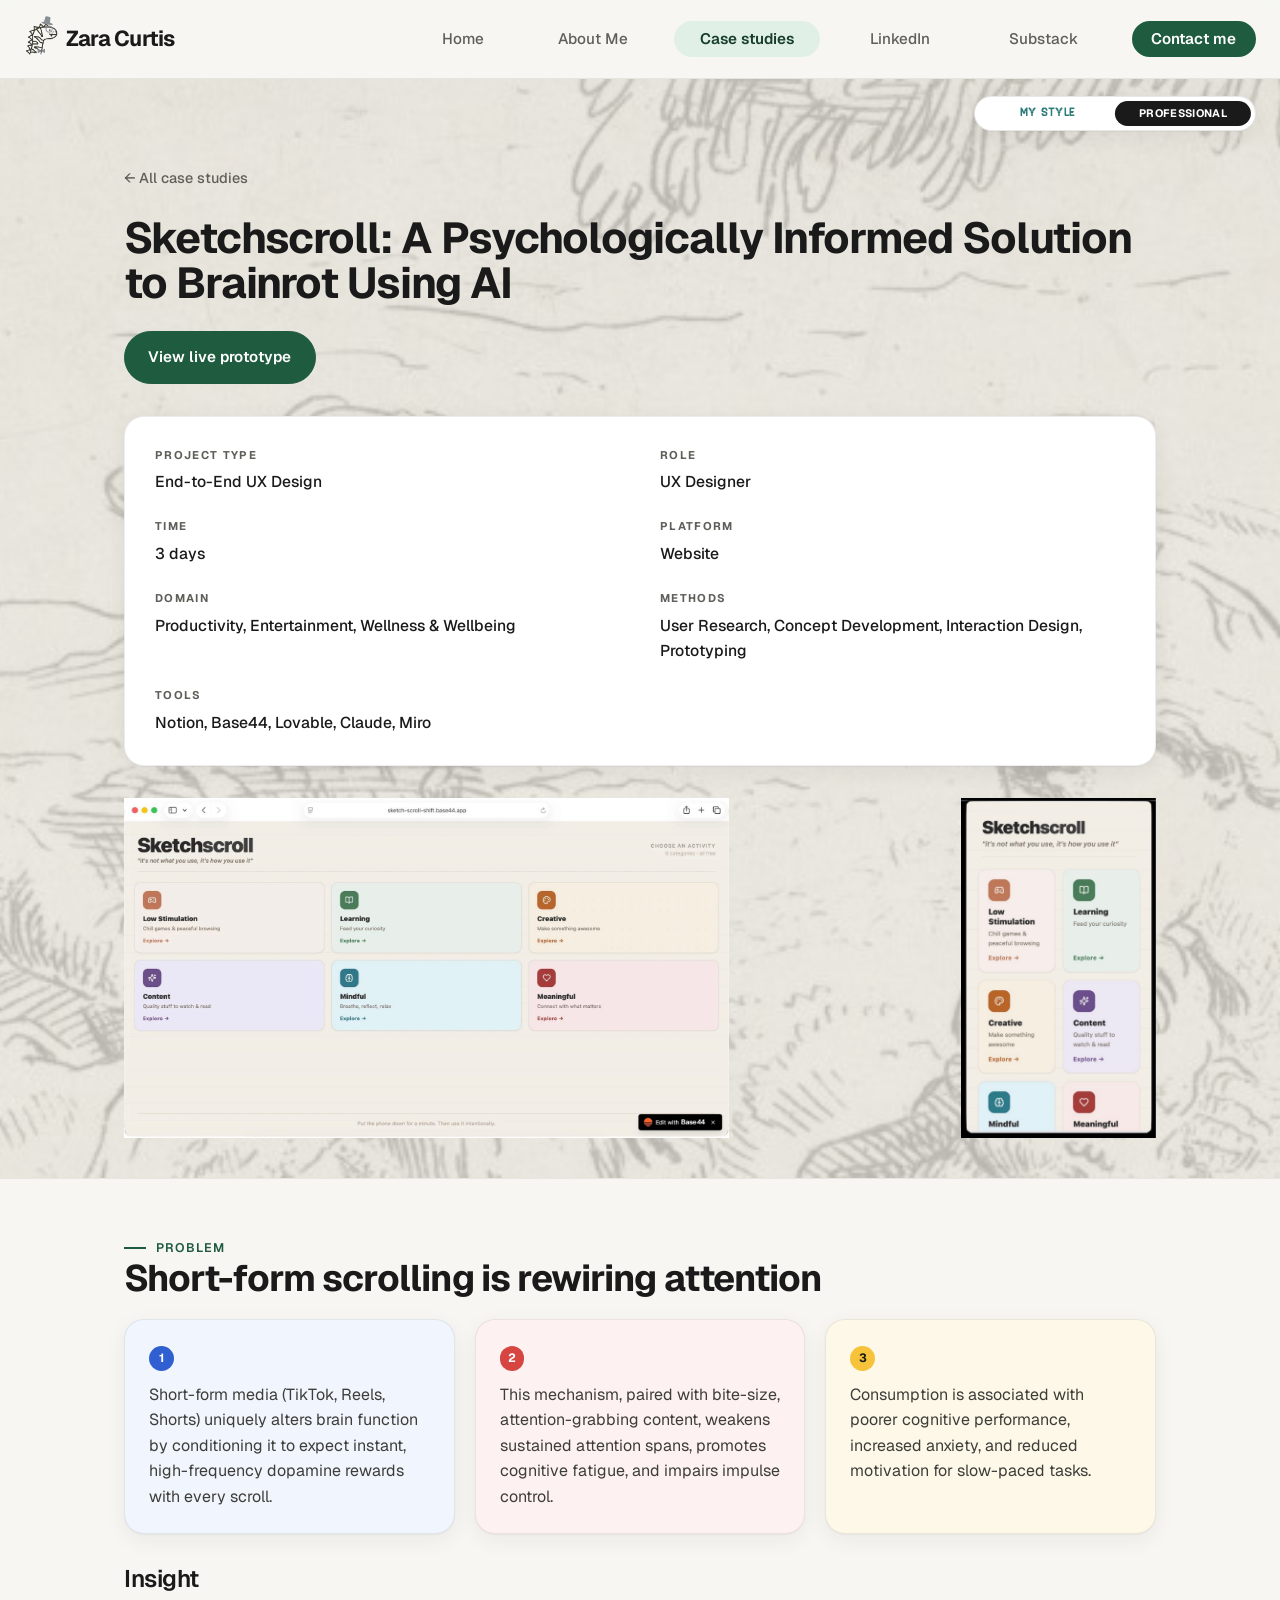
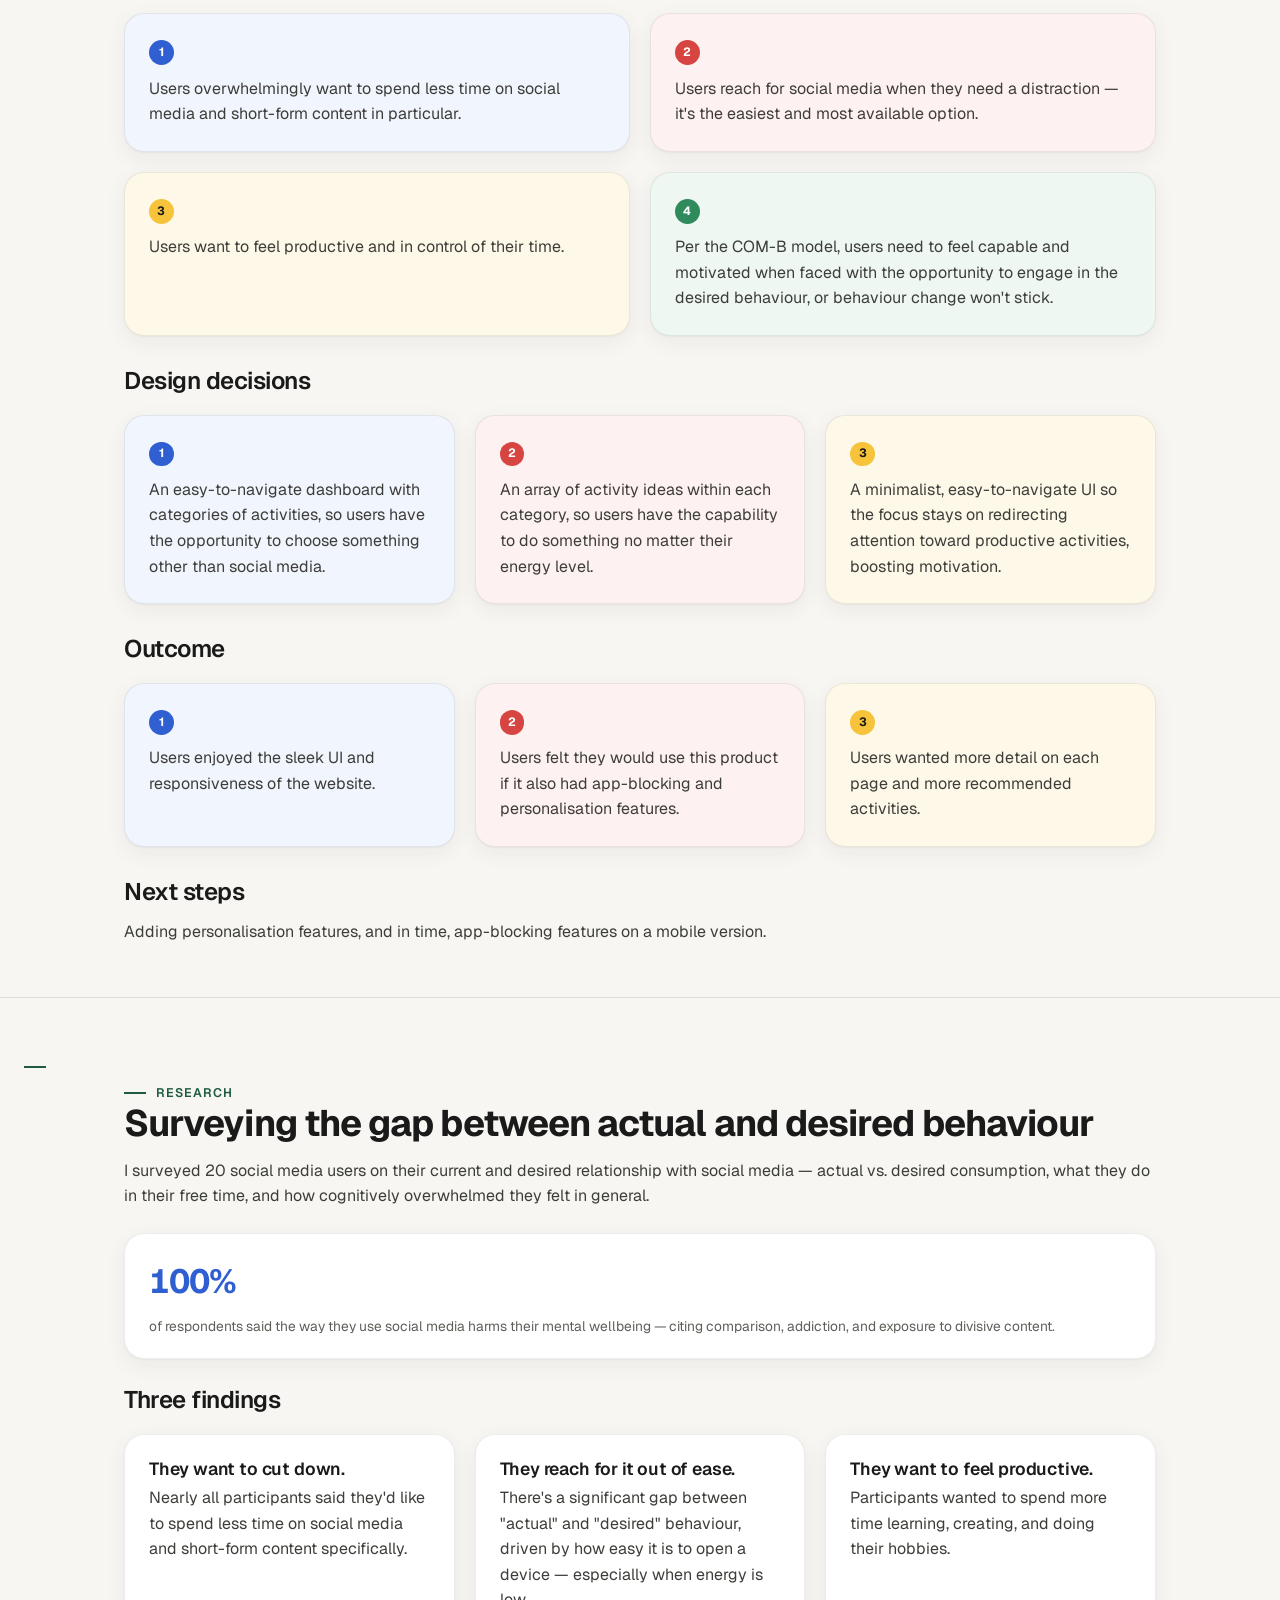
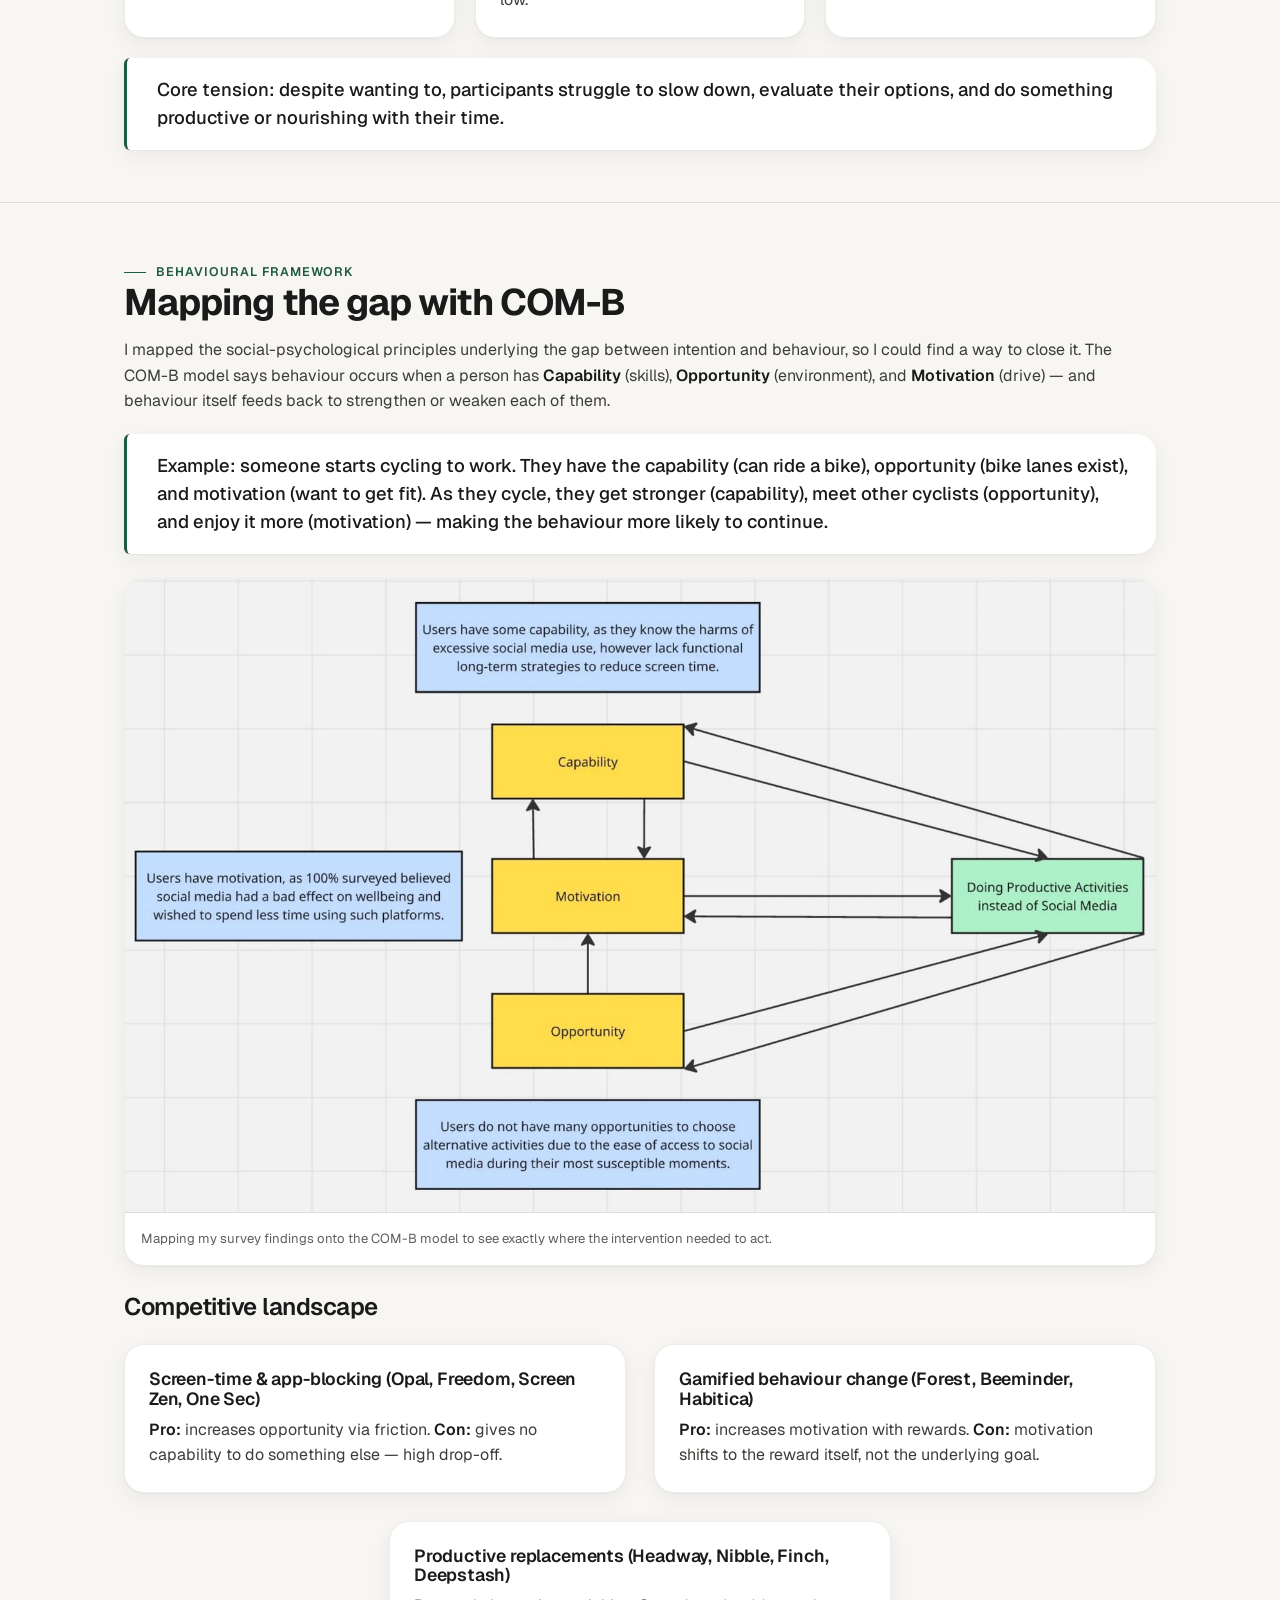
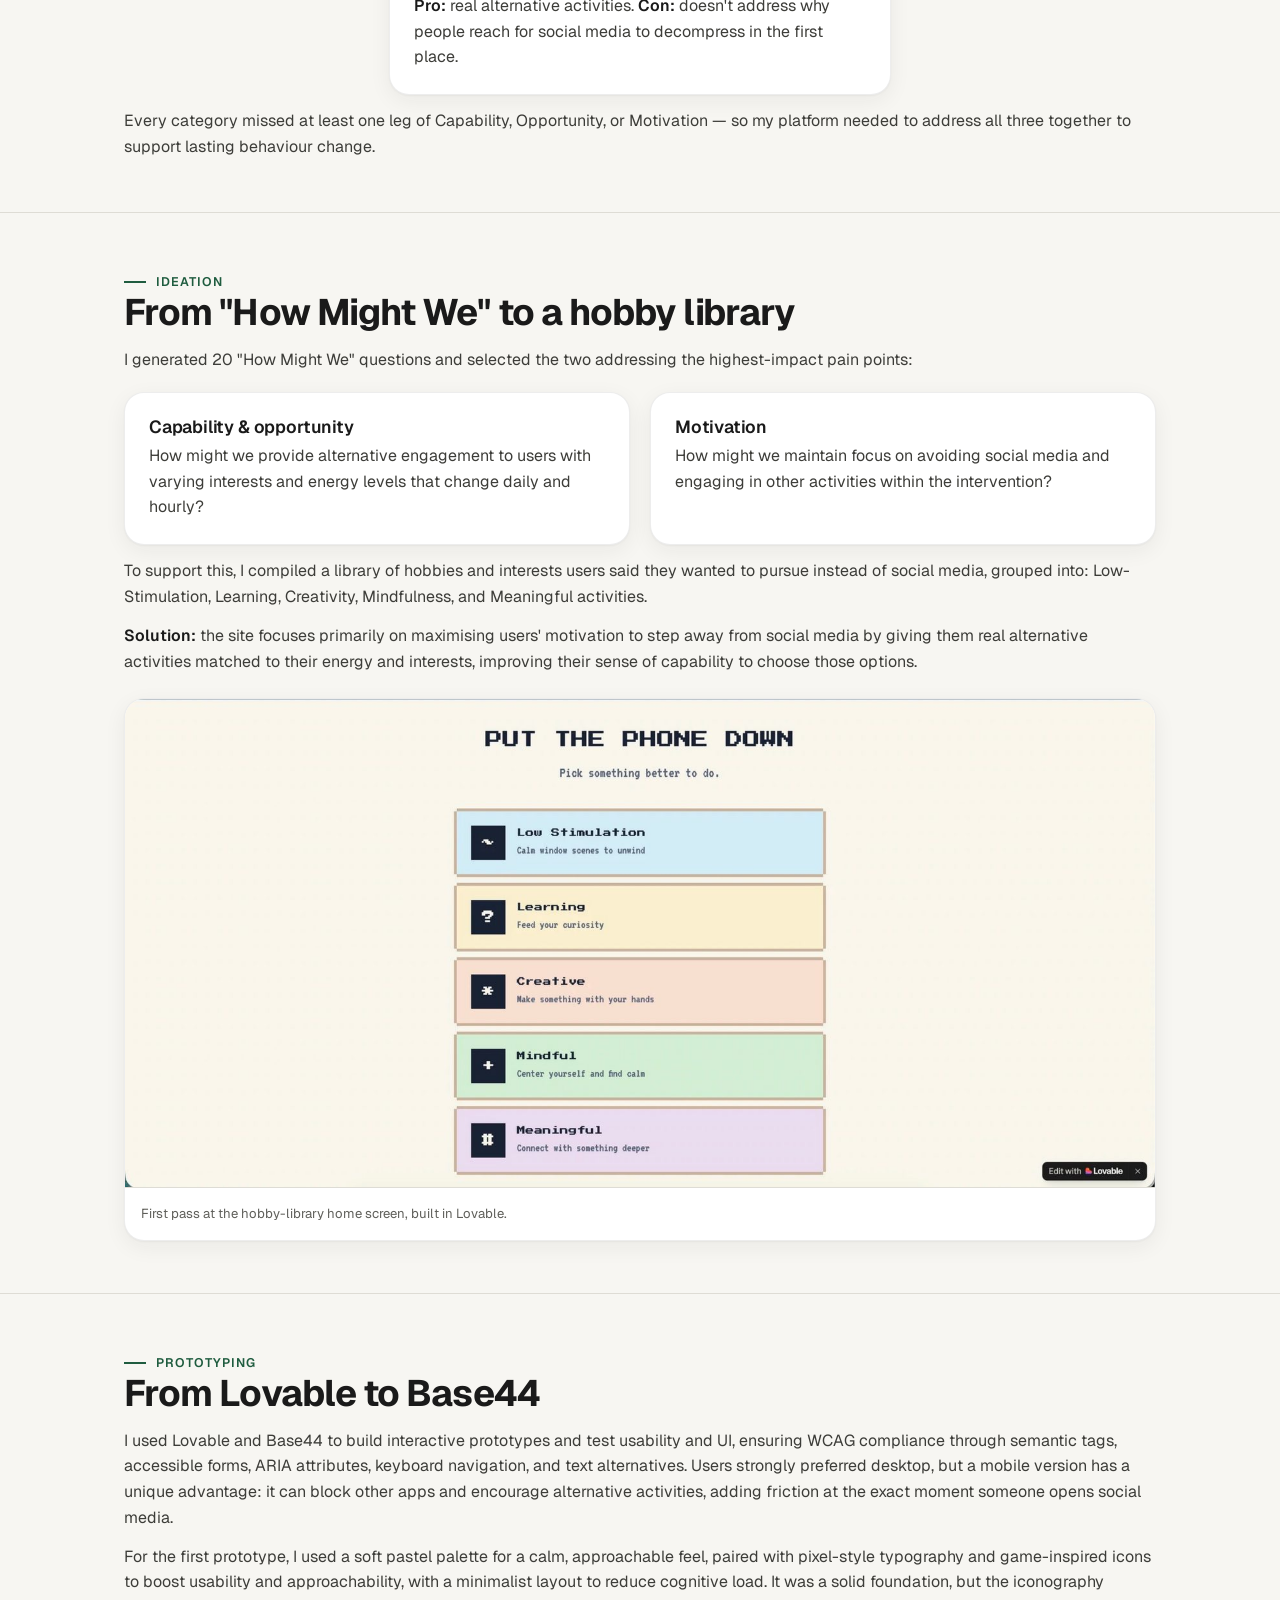
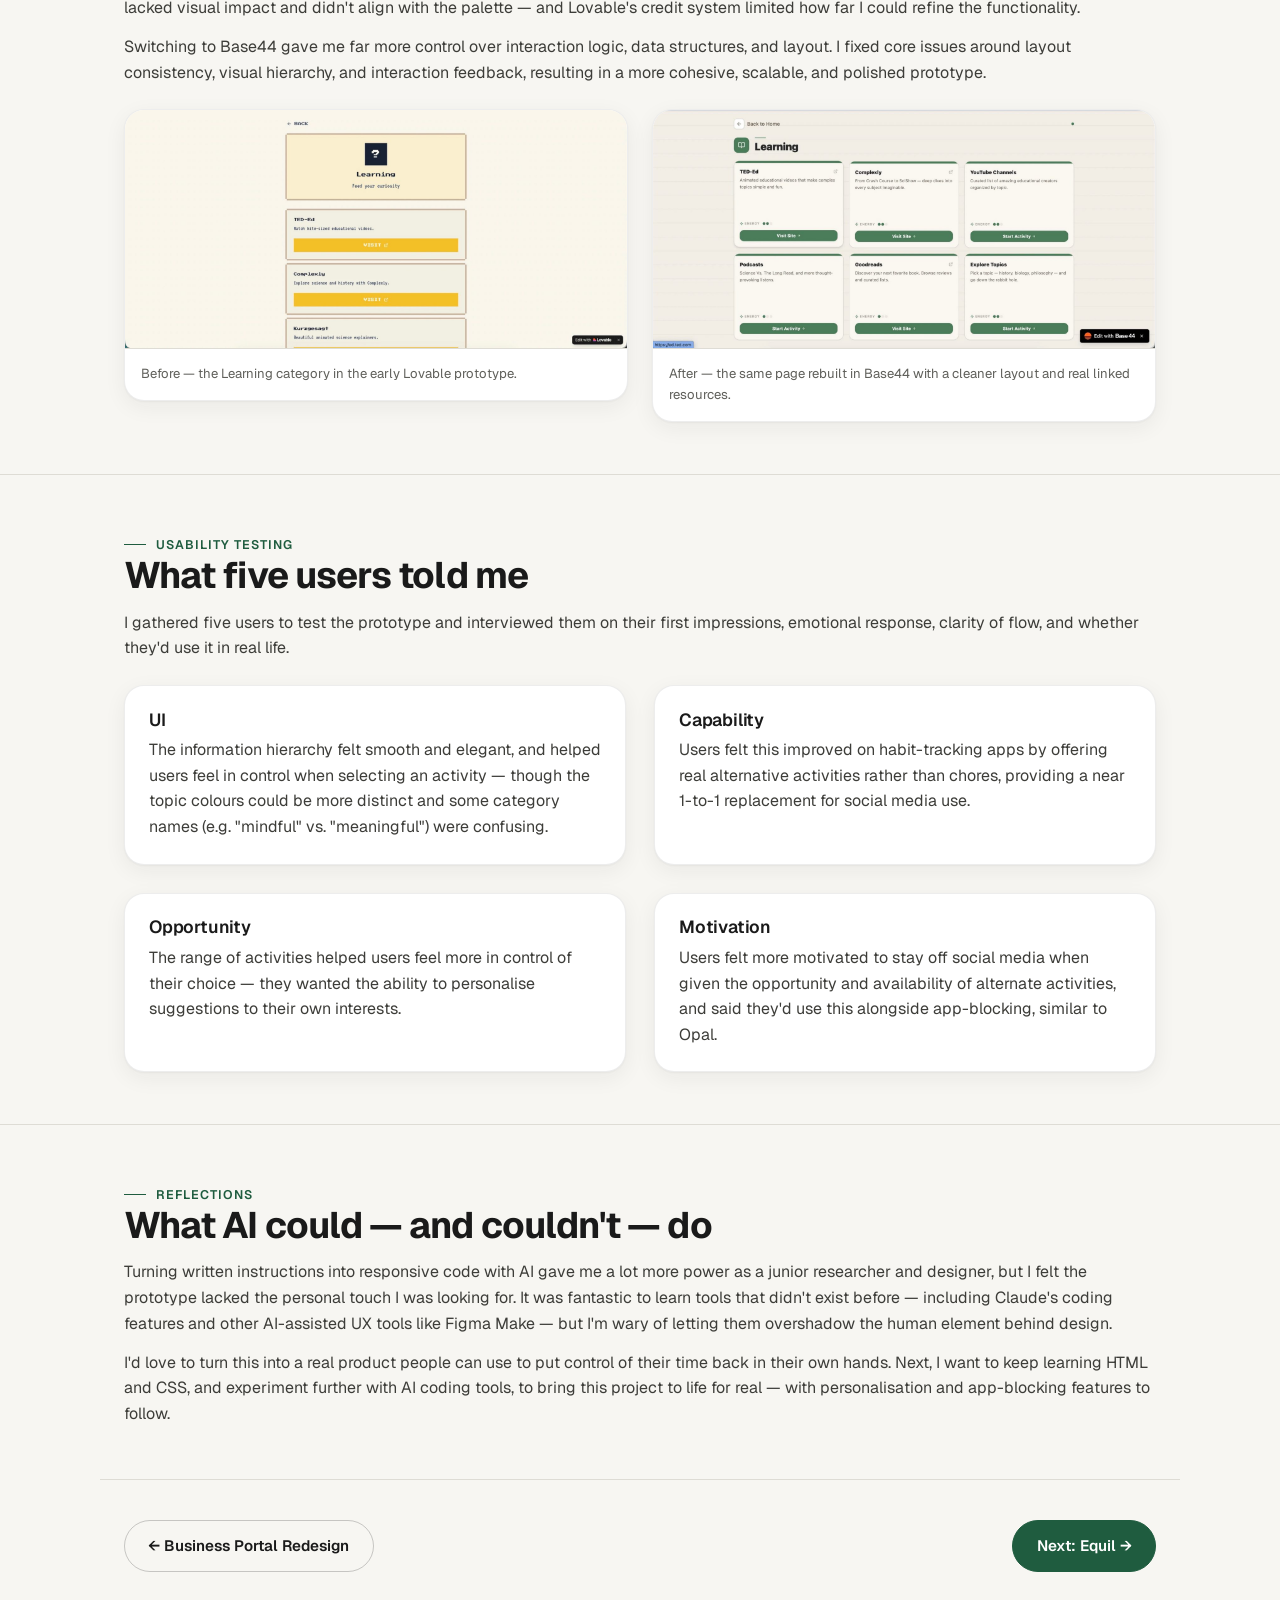
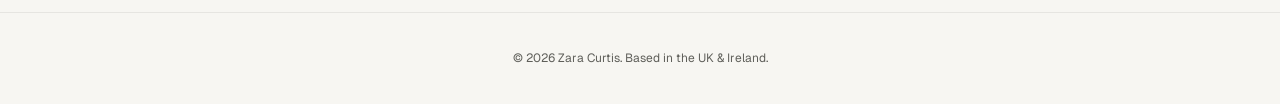
<file: projects/sketchscroll.html>
<!doctype html>
<html lang="en">
<head>
<meta charset="UTF-8" />
<script>(function(){try{var s=localStorage.getItem('zc-site-style');document.documentElement.setAttribute('data-theme', s==='personal'?'personal':'business');}catch(e){document.documentElement.setAttribute('data-theme','business');}})();</script>
<meta name="viewport" content="width=device-width, initial-scale=1.0" />
<title>Sketchscroll — Zara Curtis</title>
<link rel="preconnect" href="https://fonts.googleapis.com" />
<link rel="preconnect" href="https://fonts.gstatic.com" crossorigin />
<link href="https://fonts.googleapis.com/css2?family=Space+Mono:wght@400;700&family=Space+Grotesk:wght@400;500;700&family=VT323&display=swap" rel="stylesheet" />
<link href="https://fonts.googleapis.com/css2?family=Geist:wght@400;500;600;700&display=swap" rel="stylesheet" />
<link rel="icon" type="image/png" href="../assets/brand/dino.png" />
<link rel="stylesheet" href="../styles.css?v=20261109b" />
</head>
<body>

<header class="site-nav">
  <div class="wrap row">
    <div class="brand-group">
      <a class="brand" href="../index.html"><span class="brand-icon"><img src="../assets/brand/dino.png" alt="" /><svg class="brand-hat" viewBox="0 0 40 26" aria-hidden="true"><ellipse cx="20" cy="21.5" rx="15" ry="3.2" fill="#8a8f94"/><path d="M11 21 12.5 6a2 2 0 0 1 2-1.8h9a2 2 0 0 1 2 1.8L27 21Z" fill="#8a8f94"/></svg><svg class="brand-monocle" viewBox="0 0 24 24" aria-hidden="true"><circle cx="12" cy="12" r="7.5" fill="none" stroke="#8a8f94" stroke-width="2.2"/><path d="M18 17 q3 3 1 6" fill="none" stroke="#8a8f94" stroke-width="1.6" stroke-linecap="round"/></svg><svg class="brand-bowtie" viewBox="0 0 24 16" aria-hidden="true"><path d="M2 2 L10 6 L10 10 L2 14 Z" fill="#8a8f94"/><path d="M22 2 L14 6 L14 10 L22 14 Z" fill="#8a8f94"/><rect x="10" y="5.5" width="4" height="5" fill="#6b7176"/></svg></span><span class="brand-name">Zara Curtis</span></a>
    </div>
    <button type="button" class="nav-toggle" aria-label="Toggle menu" aria-expanded="false"><span></span><span></span><span></span></button>
    <nav class="links">
      <a href="../index.html" class="nav-btn">Home</a>
      <a href="../about.html" class="nav-btn">About Me</a>
      <a href="../case-studies.html" class="nav-btn active">Case studies</a>
      <a href="https://www.linkedin.com/in/zaracurtis" target="_blank" rel="noopener" class="nav-btn">LinkedIn</a>
      <a href="https://zarasink.substack.com/" target="_blank" rel="noopener" class="nav-btn">Substack</a>
      <a href="mailto:Zaracurtis@gmail.com" class="cta">Contact me</a>
    </nav>
  </div>
</header>

<main>
  <section class="cs-hero bg-hd-landscape">
    <button type="button" class="style-toggle" aria-label="Toggle site style">
      <span class="style-option personal">
        <svg class="style-icon" viewBox="0 0 24 24" fill="none" stroke="currentColor" stroke-width="1.7" stroke-linecap="round" stroke-linejoin="round" aria-hidden="true"><circle cx="12" cy="12" r="9"/><circle cx="8.5" cy="10" r="1" fill="currentColor" stroke="none"/><circle cx="15.5" cy="10" r="1" fill="currentColor" stroke="none"/><path d="M8 14.5c1.2 1.4 2.6 2 4 2s2.8-.6 4-2"/></svg>
        <span class="style-label">My Style</span>
      </span>
      <span class="style-option business">
        <svg class="style-icon" viewBox="0 0 24 24" fill="none" stroke="currentColor" stroke-width="1.8" stroke-linecap="round" stroke-linejoin="round" aria-hidden="true"><rect x="3" y="8" width="18" height="11" rx="1.5"/><path d="M8 8V6a2 2 0 0 1 2-2h4a2 2 0 0 1 2 2v2"/><path d="M3 13h18"/></svg>
        <span class="style-label">Professional</span>
      </span>
      <span class="style-thumb" aria-hidden="true"></span>
    </button>
    <div class="wrap">
      <a class="back" href="../case-studies.html">← All case studies</a>
      <div class="title-box plain"><h1>Sketchscroll: A Psychologically Informed Solution to Brainrot Using AI</h1></div>
      <div class="cs-links">
        <a class="btn primary" href="https://sketch-scroll-shift.base44.app/" target="_blank" rel="noopener">View live prototype</a>
      </div>

      <div class="overview-grid">
        <div class="item"><div class="label">Project type</div><div class="value">End-to-End UX Design</div></div>
        <div class="item"><div class="label">Role</div><div class="value">UX Designer</div></div>
        <div class="item"><div class="label">Time</div><div class="value">3 days</div></div>
        <div class="item"><div class="label">Platform</div><div class="value">Website</div></div>
        <div class="item"><div class="label">Domain</div><div class="value">Productivity, Entertainment, Wellness &amp; Wellbeing</div></div>
        <div class="item"><div class="label">Methods</div><div class="value">User Research, Concept Development, Interaction Design, Prototyping</div></div>
        <div class="item"><div class="label">Tools</div><div class="value">Notion, Base44, Lovable, Claude, Miro</div></div>
      </div>

      <div class="device-row">
        <div class="device-desktop">
          <img src="../assets/sketchscroll/dashboard-desktop.jpg" alt="Sketchscroll desktop dashboard showing six activity categories" width="1600" height="899" loading="eager" />
        </div>
        <div class="device-mobile">
          <img src="../assets/sketchscroll/dashboard-mobile.jpg" alt="Sketchscroll dashboard on a mobile phone mockup" width="816" height="1423" loading="eager" />
        </div>
      </div>
    </div>
  </section>

  <section class="cs-section">
    <div class="wrap">
      <span class="kicker">Problem</span>
      <h2>Short-form scrolling is rewiring attention</h2>
      <div class="list-cards cols-3">
        <div class="card-mini"><p>Short-form media (TikTok, Reels, Shorts) uniquely alters brain function by conditioning it to expect instant, high-frequency dopamine rewards with every scroll.</p></div>
        <div class="card-mini"><p>This mechanism, paired with bite-size, attention-grabbing content, weakens sustained attention spans, promotes cognitive fatigue, and impairs impulse control.</p></div>
        <div class="card-mini"><p>Consumption is associated with poorer cognitive performance, increased anxiety, and reduced motivation for slow-paced tasks.</p></div>
      </div>

      <h3>Insight</h3>
      <div class="list-cards cols-2">
        <div class="card-mini"><p>Users overwhelmingly want to spend less time on social media and short-form content in particular.</p></div>
        <div class="card-mini"><p>Users reach for social media when they need a distraction — it's the easiest and most available option.</p></div>
        <div class="card-mini"><p>Users want to feel productive and in control of their time.</p></div>
        <div class="card-mini"><p>Per the COM-B model, users need to feel capable and motivated when faced with the opportunity to engage in the desired behaviour, or behaviour change won't stick.</p></div>
      </div>

      <h3>Design decisions</h3>
      <div class="list-cards cols-3">
        <div class="card-mini"><p>An easy-to-navigate dashboard with categories of activities, so users have the opportunity to choose something other than social media.</p></div>
        <div class="card-mini"><p>An array of activity ideas within each category, so users have the capability to do something no matter their energy level.</p></div>
        <div class="card-mini"><p>A minimalist, easy-to-navigate UI so the focus stays on redirecting attention toward productive activities, boosting motivation.</p></div>
      </div>

      <h3>Outcome</h3>
      <div class="list-cards cols-3">
        <div class="card-mini"><p>Users enjoyed the sleek UI and responsiveness of the website.</p></div>
        <div class="card-mini"><p>Users felt they would use this product if it also had app-blocking and personalisation features.</p></div>
        <div class="card-mini"><p>Users wanted more detail on each page and more recommended activities.</p></div>
      </div>

      <h3>Next steps</h3>
      <p>Adding personalisation features, and in time, app-blocking features on a mobile version.</p>
    </div>
  </section>

  <section class="cs-section">
    <span class="kicker" style="margin-left: 1.5rem;"></span>
    <div class="wrap">
      <span class="kicker">Research</span>
      <h2>Surveying the gap between actual and desired behaviour</h2>
      <p>I surveyed 20 social media users on their current and desired relationship with social media — actual vs. desired consumption, what they do in their free time, and how cognitively overwhelmed they felt in general.</p>

      <div class="stat-row">
        <div class="stat">
          <div class="num">100%</div>
          <div class="desc">of respondents said the way they use social media harms their mental wellbeing — citing comparison, addiction, and exposure to divisive content.</div>
        </div>
      </div>

      <h3>Three findings</h3>
      <div class="list-cards cols-3">
        <div class="card-mini"><h4>They want to cut down.</h4><p>Nearly all participants said they'd like to spend less time on social media and short-form content specifically.</p></div>
        <div class="card-mini"><h4>They reach for it out of ease.</h4><p>There's a significant gap between "actual" and "desired" behaviour, driven by how easy it is to open a device — especially when energy is low.</p></div>
        <div class="card-mini"><h4>They want to feel productive.</h4><p>Participants wanted to spend more time learning, creating, and doing their hobbies.</p></div>
      </div>

      <blockquote>Core tension: despite wanting to, participants struggle to slow down, evaluate their options, and do something productive or nourishing with their time.</blockquote>
    </div>
  </section>

  <section class="cs-section">
    <div class="wrap">
      <span class="kicker">Behavioural framework</span>
      <h2>Mapping the gap with COM-B</h2>
      <p>I mapped the social-psychological principles underlying the gap between intention and behaviour, so I could find a way to close it. The COM-B model says behaviour occurs when a person has <strong>Capability</strong> (skills), <strong>Opportunity</strong> (environment), and <strong>Motivation</strong> (drive) — and behaviour itself feeds back to strengthen or weaken each of them.</p>
      <blockquote>Example: someone starts cycling to work. They have the capability (can ride a bike), opportunity (bike lanes exist), and motivation (want to get fit). As they cycle, they get stronger (capability), meet other cyclists (opportunity), and enjoy it more (motivation) — making the behaviour more likely to continue.</blockquote>

      <div class="shot-row">
        <figure class="shot wide">
          <img src="../assets/sketchscroll/comb-diagram.jpg" alt="COM-B diagram mapping Capability, Opportunity and Motivation to doing productive activities instead of social media, annotated with survey findings" width="1600" height="984" loading="eager" />
          <figcaption>Mapping my survey findings onto the COM-B model to see exactly where the intervention needed to act.</figcaption>
        </figure>
      </div>

      <h3>Competitive landscape</h3>
      <div class="two-col">
        <div class="card-mini">
          <h4>Screen-time &amp; app-blocking (Opal, Freedom, Screen Zen, One Sec)</h4>
          <p style="margin-top:0.5rem;"><strong>Pro:</strong> increases opportunity via friction. <strong>Con:</strong> gives no capability to do something else — high drop-off.</p>
        </div>
        <div class="card-mini">
          <h4>Gamified behaviour change (Forest, Beeminder, Habitica)</h4>
          <p style="margin-top:0.5rem;"><strong>Pro:</strong> increases motivation with rewards. <strong>Con:</strong> motivation shifts to the reward itself, not the underlying goal.</p>
        </div>
        <div class="card-mini">
          <h4>Productive replacements (Headway, Nibble, Finch, Deepstash)</h4>
          <p style="margin-top:0.5rem;"><strong>Pro:</strong> real alternative activities. <strong>Con:</strong> doesn't address why people reach for social media to decompress in the first place.</p>
        </div>
      </div>
      <p>Every category missed at least one leg of Capability, Opportunity, or Motivation — so my platform needed to address all three together to support lasting behaviour change.</p>
    </div>
  </section>

  <section class="cs-section">
    <div class="wrap">
      <span class="kicker">Ideation</span>
      <h2>From "How Might We" to a hobby library</h2>
      <p>I generated 20 "How Might We" questions and selected the two addressing the highest-impact pain points:</p>
      <div class="list-cards cols-2">
        <div class="card-mini"><h4>Capability &amp; opportunity</h4><p>How might we provide alternative engagement to users with varying interests and energy levels that change daily and hourly?</p></div>
        <div class="card-mini"><h4>Motivation</h4><p>How might we maintain focus on avoiding social media and engaging in other activities within the intervention?</p></div>
      </div>
      <p>To support this, I compiled a library of hobbies and interests users said they wanted to pursue instead of social media, grouped into: Low-Stimulation, Learning, Creativity, Mindfulness, and Meaningful activities.</p>
      <p><strong>Solution:</strong> the site focuses primarily on maximising users' motivation to step away from social media by giving them real alternative activities matched to their energy and interests, improving their sense of capability to choose those options.</p>

      <div class="shot-row">
        <figure class="shot wide">
          <img src="../assets/sketchscroll/lovable-home.jpg" alt="Early Lovable prototype home screen listing the five activity categories" width="1600" height="758" loading="eager" />
          <figcaption>First pass at the hobby-library home screen, built in Lovable.</figcaption>
        </figure>
      </div>
    </div>
  </section>

  <section class="cs-section">
    <div class="wrap">
      <span class="kicker">Prototyping</span>
      <h2>From Lovable to Base44</h2>
      <p>I used Lovable and Base44 to build interactive prototypes and test usability and UI, ensuring WCAG compliance through semantic tags, accessible forms, ARIA attributes, keyboard navigation, and text alternatives. Users strongly preferred desktop, but a mobile version has a unique advantage: it can block other apps and encourage alternative activities, adding friction at the exact moment someone opens social media.</p>
      <p>For the first prototype, I used a soft pastel palette for a calm, approachable feel, paired with pixel-style typography and game-inspired icons to boost usability and approachability, with a minimalist layout to reduce cognitive load. It was a solid foundation, but the iconography lacked visual impact and didn't align with the palette — and Lovable's credit system limited how far I could refine the functionality.</p>
      <p>Switching to Base44 gave me far more control over interaction logic, data structures, and layout. I fixed core issues around layout consistency, visual hierarchy, and interaction feedback, resulting in a more cohesive, scalable, and polished prototype.</p>

      <div class="shot-row cols-2">
        <figure class="shot">
          <img src="../assets/sketchscroll/lovable-learning.jpg" alt="Early Lovable prototype of the Learning category page" width="1600" height="758" loading="eager" />
          <figcaption>Before — the Learning category in the early Lovable prototype.</figcaption>
        </figure>
        <figure class="shot">
          <img src="../assets/sketchscroll/base44-learning.jpg" alt="Final Base44 build of the Learning category page with linked resources" width="1600" height="758" loading="eager" />
          <figcaption>After — the same page rebuilt in Base44 with a cleaner layout and real linked resources.</figcaption>
        </figure>
      </div>
    </div>
  </section>

  <section class="cs-section">
    <div class="wrap">
      <span class="kicker">Usability testing</span>
      <h2>What five users told me</h2>
      <p>I gathered five users to test the prototype and interviewed them on their first impressions, emotional response, clarity of flow, and whether they'd use it in real life.</p>
      <div class="two-col">
        <div class="card-mini">
          <h4>UI</h4>
          <p style="margin-top:0.5rem;">The information hierarchy felt smooth and elegant, and helped users feel in control when selecting an activity — though the topic colours could be more distinct and some category names (e.g. "mindful" vs. "meaningful") were confusing.</p>
        </div>
        <div class="card-mini">
          <h4>Capability</h4>
          <p style="margin-top:0.5rem;">Users felt this improved on habit-tracking apps by offering real alternative activities rather than chores, providing a near 1-to-1 replacement for social media use.</p>
        </div>
        <div class="card-mini">
          <h4>Opportunity</h4>
          <p style="margin-top:0.5rem;">The range of activities helped users feel more in control of their choice — they wanted the ability to personalise suggestions to their own interests.</p>
        </div>
        <div class="card-mini">
          <h4>Motivation</h4>
          <p style="margin-top:0.5rem;">Users felt more motivated to stay off social media when given the opportunity and availability of alternate activities, and said they'd use this alongside app-blocking, similar to Opal.</p>
        </div>
      </div>
    </div>
  </section>

  <section class="cs-section">
    <div class="wrap">
      <span class="kicker">Reflections</span>
      <h2>What AI could — and couldn't — do</h2>
      <p>Turning written instructions into responsive code with AI gave me a lot more power as a junior researcher and designer, but I felt the prototype lacked the personal touch I was looking for. It was fantastic to learn tools that didn't exist before — including Claude's coding features and other AI-assisted UX tools like Figma Make — but I'm wary of letting them overshadow the human element behind design.</p>
      <p>I'd love to turn this into a real product people can use to put control of their time back in their own hands. Next, I want to keep learning HTML and CSS, and experiment further with AI coding tools, to bring this project to life for real — with personalisation and app-blocking features to follow.</p>
    </div>
  </section>

  <div class="wrap cs-nav-footer">
    <a class="btn ghost" href="business-portal.html">← Business Portal Redesign</a>
    <a class="btn primary" href="equil.html">Next: Equil →</a>
  </div>
</main>

<footer class="site-footer">
  <div class="wrap">
    © <span id="year"></span> Zara Curtis. Based in the UK &amp; Ireland.
  </div>
</footer>

<script>document.getElementById('year').textContent = new Date().getFullYear();</script>

<script src="../nav.js?v=20261109b" defer></script>
</body>
</html>
</file>
<file: styles.css>
:root {
  --bg: #f4ecd8;
  --surface: #fffcf3;
  --ink: #221f1a;
  --ink-soft: #5c5648;
  --line: #221f1a;
  --accent: #3b6ce4;
  --accent-soft: #cfe0ff;
  --accent-2: #ea4747;
  --accent-2-soft: #ffd9d6;
  --yellow: #ffce3d;
  --yellow-soft: #fff0bf;
  --green: #52b788;
  --green-soft: #d3f0e2;
  --card-bg: #e7f4ea;
  --outline: #1f7a4d;
  --forest: #163d2b;
  --shadow: #a8a29a;
  --grey-light: #cfccc2;
  --max: 1080px;
}

/* Professional: an editorial, print-like system on the same palette —
   paper white, ink black, forest green leading, with the blue, yellow
   and red as accents. Square corners and 1px rules, no soft shadows. */
html[data-theme="business"] {
  --bg: #f7f6f2;
  --surface: #ffffff;
  --ink: #1a1a1a;
  --ink-soft: #5f5f5a;
  --body-ink: #3d3d39;
  --line: #dedcd5;
  --card-line: rgba(26, 26, 26, 0.08);
  --accent: #2f5fd0;
  --accent-soft: #e6ecfa;
  --accent-2: #d64541;
  --accent-2-soft: #fbe5e3;
  --yellow: #f6c33b;
  --yellow-soft: #fdf3d3;
  --green: #2f8a5c;
  --green-soft: #e1f0e7;
  --card-bg: #ffffff;
  --outline: #1f5c3f;
  --forest: #173d2b;
  --shadow: rgba(26, 26, 26, 0.08);
  --grey-light: #8a8983;
  --sans: "Geist", "Helvetica Neue", Arial, sans-serif;
  --mono: "Geist", "Helvetica Neue", Arial, sans-serif;
  --radius: 20px;
  --soft-shadow: 0 1px 2px rgba(26, 26, 26, 0.04), 0 6px 22px rgba(26, 26, 26, 0.06);
  --soft-shadow-hover: 0 2px 6px rgba(26, 26, 26, 0.05), 0 18px 40px rgba(26, 26, 26, 0.12);
}

@font-face {
  font-family: "Chonky Bits";
  src: url("assets/fonts/ChonkyBitsBold.otf") format("opentype");
  font-weight: 700;
  font-style: normal;
  font-display: swap;
}

@font-face {
  font-family: "Gome Pixel";
  src: url("assets/fonts/GomePixel.otf") format("opentype");
  font-weight: 400;
  font-style: normal;
  font-display: swap;
  /* This font's digit glyphs are broken — every one of 0-9 renders as
     the same wrong shape. Excluding them from its unicode-range makes
     the browser fall back to the next font in the stack (monospace)
     for any digit character, wherever headings use this font, without
     having to hunt down and special-case every heading that happens to
     contain a number. */
  unicode-range: U+0000-002F, U+003A-10FFFF;
}

@font-face {
  font-family: "Aloevera";
  src: url("assets/fonts/Aloevera.ttf") format("truetype");
  font-weight: 400;
  font-style: normal;
  font-display: swap;
}

* { box-sizing: border-box; margin: 0; padding: 0; }

html { scroll-behavior: smooth; }
/* Themed cursor: My Style gets a chunky, 2000s-style pixelated arrow;
   Professional uses the system's own cursors. */
html[data-theme="personal"] { cursor: url("assets/cursors/pixel-cursor.png") 2 2, auto; }
/* Links and buttons resolve their own cursor to the browser's default
   hand/pointer rather than inheriting the themed one above — cover
   every clickable element (all of this site's interactive controls are
   <a> or <button>) so the themed cursor never reverts on hover. */
html[data-theme="personal"] a, html[data-theme="personal"] button {
  cursor: url("assets/cursors/pixel-cursor.png") 2 2, pointer;
}
html[data-theme="business"] a, html[data-theme="business"] button { cursor: pointer; }

body {
  background: var(--bg);
  background-image: radial-gradient(circle at 1px 1px, rgba(34, 31, 26, 0.14) 1px, transparent 0);
  background-size: 22px 22px;
  color: var(--ink);
  font-family: "Space Mono", ui-monospace, "SFMono-Regular", Menlo, monospace;
  line-height: 1.6;
  -webkit-font-smoothing: antialiased;
}

/* My Style case studies: body copy in Space Grotesk (Space Mono's
   proportional sister) so long text is easy to read; headings, labels,
   pills, numbers and the notepad keep the mono and pixel faces. */
html[data-theme="personal"] body:has(.cs-hero) main :is(p, li, figcaption, dd, dt, summary, .overview-grid .value, .gallery-thumb-label):not(.metrics-paper *, .paper-sheet *, .mosaic-paper *) {
  font-family: "Space Grotesk", ui-sans-serif, system-ui, -apple-system, "Segoe UI", sans-serif;
  letter-spacing: normal;
}
html[data-theme="personal"] body:has(.cs-hero) main .cs-section p,
html[data-theme="personal"] body:has(.cs-hero) main .method-list li { font-size: 1.04rem; line-height: 1.7; }

a { color: inherit; }
img { max-width: 100%; display: block; }

h1, h2, h3, h4 {
  font-family: "Gome Pixel", "Space Mono", monospace;
  font-weight: 400;
  letter-spacing: 0.01em;
  line-height: 1.1;
}

.wrap { max-width: var(--max); margin: 0 auto; padding: 0 1.5rem; }

/* ---------- comic building blocks ---------- */
.comic-border { border: 3px solid var(--outline); border-radius: 16px; }
.comic-shadow { box-shadow: 5px 5px 0 0 var(--shadow); }
.comic-shadow-sm { box-shadow: 3px 3px 0 0 var(--shadow); }

/* ---------- nav ---------- */
header.site-nav {
  position: sticky; top: 0; z-index: 50;
  background: rgba(244, 236, 216, 0.94);
  backdrop-filter: blur(6px);
  border-bottom: 3px solid var(--outline);
}
header.site-nav .wrap { max-width: none; padding: 0 1.5rem; }
header.site-nav .row {
  display: flex; align-items: center; justify-content: space-between;
  padding-top: 0.9rem; padding-bottom: 0.9rem; min-height: 4.75rem;
}
.brand-group { display: flex; align-items: center; gap: 0.85rem; min-width: 0; }
.brand { display: inline-flex; align-items: center; gap: 0.5rem; font-family: "Gome Pixel", "Space Mono", monospace; font-weight: 400; font-size: 1.9rem; line-height: 1; text-decoration: none; white-space: nowrap; }
.brand-icon { position: relative; display: inline-flex; flex: 0 0 auto; }
.brand img { width: 34px; height: 34px; object-fit: contain; flex: 0 0 auto; }
/* A tiny top hat, bowtie and monocle on the dino, shown only in
   Professional mode — positioned against where the head/eye/neck
   actually sit in the source art (upper-right, eye, and lower-center
   of the square icon box, respectively). Grey rather than the line
   art's dark brown so they read as separate, worn accessories. */
.brand-hat, .brand-monocle, .brand-bowtie { display: none; position: absolute; pointer-events: none; }
.brand-hat { width: 46%; left: 46%; top: -22%; transform: rotate(11deg); }
.brand-monocle { width: 30%; left: 59%; top: 7%; }
.brand-bowtie { width: 26%; left: 37%; top: 76%; }

@media (max-width: 480px) {
  .brand { font-size: 1.15rem; gap: 0.35rem; }
  .brand img { width: 24px; height: 24px; }
}

/* Style toggle now lives inside each page's hero/heading band, top-right
   with room from the band's corner — not in the nav row. Each option
   keeps its own identity regardless of which theme is active: Business
   always in Aloevera/dark grey, My style always in the pixel font/teal.
   My style is the first (left) option, Business-y the second (right). */
.style-toggle {
  position: fixed; top: 6rem; right: 1.5rem; z-index: 40;
  display: inline-grid; grid-template-columns: 1fr 1fr; align-items: stretch;
  background: var(--surface); border: 2px solid #cdbf94; border-radius: 100px;
  padding: 3px; cursor: pointer;
}
/* Equal-width halves (not sized to each label's own content) so the
   thumb — a fixed 50% — actually lines up with each option, and each
   icon+label sits centered within its own half rather than off to one
   side. A shared min-width guessed from one browser's font metrics
   isn't reliable — Safari renders "Professional" a little wider than
   Chromium does, breaking that approach. An intrinsically-sized CSS
   grid with two 1fr columns sizes both columns to the widest one's
   actual content, on whichever engine is measuring it. */
.style-toggle .style-option {
  position: relative; z-index: 1; display: flex; align-items: center; justify-content: center; gap: 0.4em;
  padding: 0.45rem 1.5rem; font-size: 0.68rem; font-weight: 700; line-height: 1;
  text-transform: uppercase; letter-spacing: 0.03em;
  white-space: nowrap; transition: color 0.2s;
}
.style-toggle .style-icon { display: none; }
.style-toggle .style-option.business { font-family: "Geist", "Helvetica Neue", Arial, sans-serif; color: #4a4a4a; }
.style-toggle .style-option.personal { font-family: "Gome Pixel", "Space Mono", monospace; color: #2b7a78; }
/* Colored per active side (tan for business, teal for personal) rather
   than a flat neutral pill, per the "background for X should be Y"
   request. Business's own dark-grey text already reads fine against
   its tan thumb; personal's teal text would vanish against a teal
   thumb, so it switches to an off-white only while active. */
.style-toggle .style-thumb {
  position: absolute; top: 3px; bottom: 3px; left: 3px;
  width: calc(50% - 3px); background: #2b7a78; border-radius: 100px;
  transition: transform 0.25s ease, background 0.25s ease;
}
html[data-theme="business"] .style-toggle .style-thumb { transform: translateX(100%); background: #cdbf94; }
html[data-theme="personal"] .style-toggle .style-option.personal { color: #faf7f0; }
@media (max-width: 640px) {
  .style-toggle { top: 5.75rem; right: 1rem; }
  .style-toggle .style-option { padding: 0.55rem 1.1rem; }
}
nav.links { display: flex; gap: 1.5rem; align-items: center; flex-wrap: wrap; }
nav.links a { text-decoration: none; font-size: 0.9rem; line-height: 1; color: var(--ink-soft); transition: color 0.15s; }
nav.links a:hover, nav.links a.active { color: var(--ink); font-weight: 700; }
/* Fixed per-item widths (wide enough for either theme's font) so the
   whole row doesn't reflow, and nothing before it drifts, when the
   style toggle swaps fonts. */
nav.links a.nav-btn, nav.links a.cta { display: inline-block; text-align: center; }
nav.links a:nth-child(1) { min-width: 98px; }
nav.links a:nth-child(2) { min-width: 114px; }
nav.links a:nth-child(3) { min-width: 146px; }
nav.links a:nth-child(4) { min-width: 112px; }
nav.links a:nth-child(5) { min-width: 128px; }
nav.links a.cta {
  color: var(--ink); background: var(--yellow); padding: 0.5rem 1.1rem;
  border: 2.5px solid var(--outline); border-radius: 100px; box-shadow: 3px 3px 0 0 var(--shadow);
  font-weight: 700; transition: transform 0.1s, box-shadow 0.1s;
}
nav.links a.cta:hover { transform: translate(2px, 2px); box-shadow: 1px 1px 0 0 var(--shadow); }
nav.links a.nav-btn {
  color: var(--ink); background: var(--green-soft); padding: 0.5rem 1.1rem;
  border: 2.5px solid var(--outline); border-radius: 100px; box-shadow: 3px 3px 0 0 var(--shadow);
  font-weight: 700; transition: transform 0.1s, box-shadow 0.1s;
}
nav.links a.nav-btn:hover, nav.links a.nav-btn.active {
  transform: translate(2px, 2px); box-shadow: 1px 1px 0 0 var(--shadow);
}

.nav-toggle {
  display: none; flex-direction: column; align-items: center; justify-content: center;
  gap: 5px; width: 42px; height: 42px; flex: 0 0 auto;
  background: var(--surface); border: 2.5px solid var(--ink); border-radius: 10px;
  box-shadow: 3px 3px 0 0 var(--shadow); cursor: pointer; padding: 0;
}
.nav-toggle span { display: block; width: 20px; height: 2.5px; background: var(--ink); transition: transform 0.2s, opacity 0.2s; }
.nav-toggle.open span:nth-child(1) { transform: translateY(7.5px) rotate(45deg); }
.nav-toggle.open span:nth-child(2) { opacity: 0; }
.nav-toggle.open span:nth-child(3) { transform: translateY(-7.5px) rotate(-45deg); }

@media (max-width: 1120px) {
  header.site-nav .row { position: relative; flex-wrap: nowrap; }
  .nav-toggle { display: flex; }
  nav.links {
    display: none; position: absolute; top: 100%; left: 0; right: 0;
    flex-direction: column; align-items: stretch; gap: 0.75rem;
    background: var(--bg); border-bottom: 3px solid var(--outline);
    box-shadow: 0 12px 20px rgba(34, 31, 26, 0.12);
    padding: 1.25rem 1.5rem 1.5rem;
  }
  nav.links.open { display: flex; }
  nav.links a.nav-btn, nav.links a.cta { text-align: center; }
}

/* ---------- hero ---------- */
.hero {
  position: relative; overflow: hidden;
  background-color: var(--bg); background-image: none;
  padding: 4.5rem 0 0; min-height: 18.8rem;
  display: flex; flex-direction: column; justify-content: safe center;
}
.hero::before {
  content: ""; position: absolute; inset: 0;
  background-image: url("assets/backgrounds/landscape.png");
  background-size: cover; background-position: center bottom; background-repeat: no-repeat;
  image-rendering: pixelated;
  opacity: 0.55;
}
.hero > .wrap { position: relative; z-index: 1; max-width: none; margin: 0; padding: 0 3rem; }
.hero-textbox {
  position: relative;
  display: inline-block; max-width: 100%;
  opacity: 0.9;
  background: rgba(255, 252, 243, 0.88);
  border: 1.5px solid var(--ink); border-radius: 10px;
  box-shadow: 0 12px 28px rgba(34, 31, 26, 0.18);
  padding: 1.5rem 1.75rem;
}
.hero-textbox::after {
  content: ""; position: absolute; bottom: -11px; left: 32px;
  width: 24px; height: 24px;
  background: rgba(255, 252, 243, 0.88);
  border-right: 1.5px solid var(--ink); border-bottom: 1.5px solid var(--ink);
  border-radius: 0 0 8px 0;
  transform: rotate(45deg);
}
.hero h1 { font-size: clamp(2rem, 6.5vw, 3.8rem); max-width: 44ch; }
/* My Style's hero-break is inline (unlike business's forced own-line),
   so at 44ch a wide viewport had enough room for "Product" to join the
   first line, leaving the bubble stretched further across the page
   than the two-line "...backed / Product Designer" shape it should
   keep. A narrower cap keeps "backed" on the second line too, however
   wide the screen is. */
html[data-theme="personal"] .hero h1 { max-width: 27ch; }
.type-cursor { display: inline-block; margin-left: 1px; opacity: 0.7; animation: type-cursor-blink 0.8s step-end infinite; }
@keyframes type-cursor-blink { 0%, 100% { opacity: 0.7; } 50% { opacity: 0; } }
/* A gentle post-typing nudge toward the toggle, per request — tilts
   back and forth a few times then settles. */
@keyframes toggle-shake {
  0%, 100% { transform: rotate(0deg); }
  15% { transform: rotate(-6deg); }
  30% { transform: rotate(5deg); }
  45% { transform: rotate(-4deg); }
  60% { transform: rotate(3deg); }
  75% { transform: rotate(-2deg); }
  90% { transform: rotate(1deg); }
}
.style-toggle.shake { animation: toggle-shake 0.7s ease-in-out; }
.hero p.lede { margin-top: 1.4rem; font-size: 1.1rem; color: var(--ink-soft); max-width: 52ch; }
.hero .actions { margin-top: 2.1rem; display: flex; gap: 1rem; flex-wrap: wrap; }

.btn {
  display: inline-flex; align-items: center; gap: 0.5rem;
  padding: 0.75rem 1.4rem; border-radius: 100px; font-size: 0.92rem; font-weight: 700;
  font-family: "Space Mono", monospace;
  text-decoration: none; border: 2.5px solid var(--outline);
  box-shadow: 4px 4px 0 0 var(--shadow);
  transition: transform 0.1s, box-shadow 0.1s;
}
.btn:hover { transform: translate(2px, 2px); box-shadow: 2px 2px 0 0 var(--shadow); }
.btn:active { transform: translate(4px, 4px); box-shadow: 0 0 0 0 var(--shadow); }
.btn.primary { background: var(--yellow); color: var(--ink); }
.btn.ghost { background: var(--surface); color: var(--ink); }

/* ---------- section shell ---------- */
section { padding: 4rem 0; }
section.alt { background: var(--surface); border-top: 3px solid var(--outline); border-bottom: 3px solid var(--outline); }

.section-head { margin-bottom: 2.5rem; max-width: 60ch; }
.section-head .kicker { font-size: 0.82rem; text-transform: uppercase; letter-spacing: 0.08em; color: var(--accent); font-weight: 700; }
.section-head h2 { font-size: clamp(2rem, 4vw, 2.7rem); margin-top: 0.4rem; }
.section-head p { margin-top: 0.85rem; color: var(--ink-soft); }

/* ---------- plain page header (About, Case studies index) ---------- */
.page-hero {
  position: relative; overflow: hidden; background-color: var(--bg);
  padding: 4.5rem 0 0; border-bottom: 3px solid var(--outline);
  min-height: 18.8rem;
}
.page-hero::before {
  content: ""; position: absolute; inset: 0;
  background-image: url("assets/backgrounds/landscape.png");
  background-size: cover; background-position: center bottom; background-repeat: no-repeat;
  image-rendering: pixelated;
  opacity: 0.55;
}
.page-hero > .wrap {
  position: relative; z-index: 1;
  max-width: none; width: 100%; margin: 0; padding: 0 3rem;
}
.page-hero .eyebrow {
  display: inline-block; font-size: 0.85rem; text-transform: uppercase;
  letter-spacing: 0.08em; font-weight: 700; color: var(--ink-soft);
  margin-bottom: 0.75rem;
}
.page-hero h1 { font-size: clamp(2rem, 5vw, 3rem); }
.page-hero p.lede { margin-top: 1rem; color: var(--ink-soft); max-width: 60ch; font-size: 1.05rem; }

.title-box {
  display: inline-block; max-width: 100%; margin-top: 0.5rem;
  background: rgba(255, 252, 243, 0.88);
  border: 1.5px solid var(--ink); border-radius: 10px;
  box-shadow: 0 10px 24px rgba(34, 31, 26, 0.15);
  padding: 1rem 1.4rem;
}
.title-box h1 { margin: 0; }
.title-box.plain { background: none; border: none; box-shadow: none; padding: 0; }

/* About/Case-studies headings are speech bubbles too, matching the
   homepage hero's box exactly so the heading sits in the same spot
   on every "simple" page. The margin-top matches wherever the hero's
   own (centered, two-line) heading lands, so a shorter one-line title
   ends up in that same spot rather than centering on its own. */
.page-hero .title-box {
  position: relative;
  margin-top: 5.5875rem;
  padding: 1.5rem 1.75rem;
  opacity: 0.9;
  box-shadow: 0 12px 28px rgba(34, 31, 26, 0.18);
}
.page-hero .title-box::after {
  content: ""; position: absolute; bottom: -11px; left: 32px;
  width: 24px; height: 24px;
  background: rgba(255, 252, 243, 0.88);
  border-right: 1.5px solid var(--ink); border-bottom: 1.5px solid var(--ink);
  border-radius: 0 0 8px 0;
  transform: rotate(45deg);
}

.page-hero.bg-village::before { background-image: url("assets/backgrounds/pages/village.jpg"); }
.page-hero.bg-hd-landscape::before { background-image: url("assets/backgrounds/pages/hd-landscape.jpg"); }
.page-hero.bg-country::before {
  background-image: url("assets/backgrounds/pages/country.png"); image-rendering: pixelated;
}
.page-hero.bg-sunset::before { background-image: url("assets/backgrounds/pages/sunset.jpg"); }

/* case-study hero shares the same art-band treatment */
.cs-hero { position: relative; overflow: hidden; background-color: var(--bg); }
.cs-hero::before {
  content: ""; position: absolute; inset: 0;
  background-size: cover; background-position: center; background-repeat: no-repeat;
  opacity: 0.4;
}
.cs-hero > .wrap { position: relative; z-index: 1; }
.cs-hero.bg-village::before { background-image: url("assets/backgrounds/pages/village.jpg"); }
.cs-hero.bg-hd-landscape::before { background-image: url("assets/backgrounds/pages/hd-landscape.jpg"); }
.cs-hero.bg-country::before {
  background-image: url("assets/backgrounds/pages/country.png"); image-rendering: pixelated;
}
.cs-hero.bg-village-field::before {
  background-image: url("assets/backgrounds/pages/village-field.jpg"); image-rendering: pixelated;
  background-position: bottom;
}
.cs-hero.bg-ocean::before {
  background-image: url("assets/backgrounds/pages/ocean.jpg"); image-rendering: pixelated;
}
.cs-hero.bg-temple::before {
  background-image: url("assets/backgrounds/pages/temple.jpg"); image-rendering: pixelated;
}

/* ---------- work grid: 2x2 ---------- */
.work-list {
  display: grid; grid-template-columns: repeat(2, 1fr); gap: 2.75rem;
}
.project-card {
  display: flex; flex-direction: column;
  background: var(--card-bg); border: 3px solid var(--ink); border-radius: 8px;
  box-shadow: 6px 6px 0 0 var(--shadow), 0 2px 6px rgba(34, 31, 26, 0.08);
  overflow: hidden; text-decoration: none; color: inherit;
  transition: transform 0.2s ease-out, box-shadow 0.2s ease-out;
}
/* My Style only (business overrides this below): the flat, hard-edge
   shadow is fixed and rigidly attached, like the earlier fix — it never
   moves. A second, soft ambient shadow layered behind it grows and
   softens on hover instead, the classic cue for an object lifting
   further off a surface, so the shadow itself reads as "lifting" too. */
.project-card:hover {
  transform: translate(-6px, -12px) scale(1.03);
  box-shadow: 6px 6px 0 0 var(--shadow), 0 22px 32px rgba(34, 31, 26, 0.22);
}
/* The homepage carousel's front card also matches [data-depth="0"],
   which sets its own resting transform at equal specificity and wins
   on source order alone, silently cancelling the hover transform above
   — so the carousel card never actually moved. This beats it back.
   Guarded by :not(.suppress-hover): clicking an arrow swaps in a new
   front card wherever the cursor already happens to be sitting, and
   :hover matches purely on current position — with no guard, that new
   card would instantly "react" to the cursor without it ever moving.
   JS adds that class right after an arrow/dot click and removes it on
   the next real mouse movement, so hover still works, just not for a
   position the cursor never chose. */
.carousel-stack:not(.suppress-hover) .carousel-slide[data-depth="0"]:not(.exit-right):not(.entering):not(.enter-from-right):hover {
  transform: translate(-6px, -12px) scale(1.03);
  box-shadow: 6px 6px 0 0 var(--shadow), 0 22px 32px rgba(34, 31, 26, 0.22);
}
.project-card .thumb {
  aspect-ratio: 16 / 10; border-bottom: 3px solid var(--ink);
  display: flex; align-items: center; justify-content: center;
  font-family: "Gome Pixel", "Space Mono", monospace; font-weight: 400; font-size: 1.8rem; text-align: center; padding: 1rem;
}
.thumb.tone-1 { background: var(--accent); color: #fff; }
.thumb.tone-2 { background: var(--accent-2); color: #fff; }
.thumb.tone-3 { background: var(--yellow); color: var(--ink); }
.thumb.tone-4 { background: var(--green); color: var(--ink); }
.thumb.cover { background: var(--surface); position: relative; }
/* Absolutely positioned with an explicit inset + auto margins, not a
   flex-centered/object-fit image — that still wasn't centering
   reliably on the user's phone even after one rework. This is the
   oldest, most bulletproof centering technique there is (CSS2.1, no
   flexbox or object-fit involved at all), so it doesn't depend on how
   any particular engine resolves those newer layout models here. The
   inset value stands in for .thumb.cover's old padding, since an
   absolutely positioned child is inset from its ancestor's padding
   edge, not its content edge - baking the gap into the inset itself
   sidesteps that rather than fighting it. */
.thumb.cover img {
  position: absolute; inset: 1.25rem; margin: auto;
  max-width: calc(100% - 2.5rem); max-height: calc(100% - 2.5rem);
  width: auto; height: auto; display: block;
}
.project-card .info { padding: 1.5rem; flex: 1; display: flex; flex-direction: column; }
.tags { display: flex; gap: 0.4rem; flex-wrap: wrap; margin-bottom: 0.75rem; }
.tag {
  font-size: 0.68rem; color: var(--ink); background: var(--accent-soft);
  border: 1.5px solid var(--ink); padding: 0.2rem 0.55rem; border-radius: 100px; font-weight: 700;
}
.tag.alt { background: var(--accent-2-soft); }
.project-card h3 { font-size: 1.5rem; font-family: "Space Mono", monospace; font-weight: 700; line-height: 1.3; }
.carousel-slide h3 { font-size: 1.3rem; }
.project-card .role { color: var(--ink-soft); font-size: 0.82rem; margin-top: 0.4rem; }
.project-card p.desc { margin-top: 0.75rem; color: var(--ink-soft); font-size: 0.88rem; flex: 1; }
.project-card .arrow { margin-top: 1rem; font-size: 0.85rem; font-weight: 700; color: var(--ink); }

/* The lead case study: spans the full grid row and lays out sideways
   (thumb beside the content, not above it) so there's room for the
   whole skill list without the card towering over the rest. */
.project-card.featured {
  grid-column: 1 / -1; flex-direction: row;
}
.project-card.featured .thumb {
  flex: 0 0 38%; aspect-ratio: auto; border-bottom: none;
  border-right: 3px solid var(--ink); font-size: 1.6rem;
}
.project-card.featured .info { justify-content: center; }
.project-card.coming-soon .arrow {
  display: inline-block; margin-top: 1.1rem; padding: 0.3rem 0.8rem;
  border: 1.5px solid var(--ink); border-radius: 100px; font-size: 0.75rem;
}
@media (max-width: 700px) {
  .project-card.featured { flex-direction: column; }
  .project-card.featured .thumb {
    flex: 0 0 auto; aspect-ratio: 16 / 10;
    border-right: none; border-bottom: 3px solid var(--ink);
  }
}

@media (max-width: 760px) {
  .work-list { grid-template-columns: 1fr; }
}

/* ---------- carousel: text panel + swipeable deck, evenly split ---------- */
.carousel-layout {
  display: flex; align-items: center; justify-content: space-between;
  gap: 3rem; margin-top: 2.5rem;
}
.carousel-captions {
  position: relative; flex: 1 1 0; min-width: 0; z-index: 1;
}
.carousel-captions .carousel-caption {
  position: absolute; top: 0; left: 0; right: 0;
  margin: 0; font-size: 1.15rem; line-height: 1.6; color: var(--ink-soft);
  opacity: 0; transition: opacity 0.4s ease; pointer-events: none;
}
.carousel-captions .carousel-caption[data-depth="0"] { opacity: 1; pointer-events: auto; }
.carousel-caption .caption-outcome { display: block; margin-bottom: 0.5rem; color: var(--ink); font-weight: 700; }

.carousel {
  display: flex; align-items: center; justify-content: center; gap: 1.25rem;
  flex: 0 1 auto; margin: 0; padding: 0;
}
.carousel-stack {
  position: relative; z-index: 5; isolation: isolate; flex: 0 0 auto;
  width: 420px; max-width: min(420px, calc(100vw - 180px));
}
.carousel-stack .carousel-slide {
  position: absolute; top: 0; left: 0; right: 0;
  transition: transform 0.5s cubic-bezier(0.22, 0.61, 0.36, 1), opacity 0.4s ease;
  pointer-events: none;
}
.carousel-stack .carousel-slide.no-transition { transition: none !important; }
.carousel-slide[data-depth="0"] { transform: translateY(0) scale(1) rotate(0deg); opacity: 1; z-index: 40; pointer-events: auto; }
.carousel-slide[data-depth="1"] { transform: translateY(10px) scale(0.96) rotate(6deg); opacity: 0.72; z-index: 30; }
.carousel-slide[data-depth="2"] { transform: translateY(20px) scale(0.92) rotate(-5deg); opacity: 0.5; z-index: 20; }
.carousel-slide[data-depth="3"] { transform: translateY(30px) scale(0.88) rotate(9deg); opacity: 0.35; z-index: 10; }
.carousel-stack .carousel-slide.exit-right,
.carousel-stack .carousel-slide.entering {
  transition: transform 0.6s cubic-bezier(0.45, 0, 0.55, 1), opacity 0.4s ease;
}
.carousel-slide.exit-right { transform: translateX(260%) rotate(10deg); opacity: 1; z-index: 70; }
.carousel-slide.enter-from-right { transform: translateX(260%) rotate(-10deg); opacity: 1; z-index: 70; }
/* A card gliding off (or back in) ignores the mouse entirely: it sweeps
   right under the cursor sitting on the Next arrow, and if it could be
   hovered, the hover lift (more specific than the glide) would take over
   its transform and stop it mid-flight. */
.carousel-stack .carousel-slide.exit-right,
.carousel-stack .carousel-slide.entering,
.carousel-stack .carousel-slide.enter-from-right { pointer-events: none; }
.carousel-arrow {
  position: static; flex: 0 0 auto;
  width: 52px; height: 52px; border-radius: 50%;
  background: #fff; border: 2.5px solid var(--ink); box-shadow: 3px 3px 0 0 var(--shadow);
  display: flex; align-items: center; justify-content: center;
  font-size: 1.3rem; font-weight: 700; color: var(--ink); cursor: pointer; padding: 0;
  transition: transform 0.1s, box-shadow 0.1s;
}
.carousel-arrow:hover { transform: translate(2px, 2px); box-shadow: 1px 1px 0 0 var(--shadow); }
.carousel-dots { display: flex; justify-content: center; gap: 0.6rem; margin-top: 1.75rem; }
.carousel-dots .dot {
  width: 12px; height: 12px; border-radius: 50%; background: var(--surface);
  border: 2px solid var(--ink); cursor: pointer; padding: 0;
}
.carousel-dots .dot.active { background: var(--outline); }
@media (max-width: 760px) {
  .carousel-layout { flex-direction: column; align-items: stretch; gap: 1.5rem; }
  .carousel-captions { text-align: center; transition: min-height 0.35s ease; }
}
@media (max-width: 760px) and (prefers-reduced-motion: reduce) {
  .carousel-captions { transition: none; }
}
@media (max-width: 640px) {
  .about-more { text-align: right; }
  .carousel { gap: 0.6rem; }
  .carousel-stack { max-width: min(420px, calc(100vw - 116px)); }
  .carousel-arrow { width: 40px; height: 40px; font-size: 1.1rem; }
  /* On a small screen the stacked cards behind the active one sit close
     enough together to read as visual noise (overlapping thumbnails,
     text) rather than a clear "deck" cue. Fading them out much further
     keeps that cue as a faint hint instead of competing content. */
  .carousel-slide[data-depth="1"] { opacity: 0.35; }
  .carousel-slide[data-depth="2"] { opacity: 0.18; }
  .carousel-slide[data-depth="3"] { opacity: 0.08; }
}

/* ---------- about: shared structure ----------
   Both themes share the same two panels (about, skills) and the same
   one-page-at-a-time folder mechanic — tabs pick which page shows, and
   the folder body's colour changes to match whichever tab is open.
   Inside every page sits the same lined "paper" holding the actual
   text, which never changes colour. They differ only in how
   bold/rounded (My Style) vs muted/square (Professional) that dressing
   is. */
.folder { position: relative; }
.folder-tabs { display: flex; flex-wrap: wrap; gap: 0.5rem; }
.folder-tab {
  display: flex; align-items: center; gap: 0.45rem;
  font: inherit; text-align: left; cursor: pointer;
}
.tab-icon { width: 17px; height: 17px; flex: 0 0 auto; }
.folder-page { display: none; }
.folder-page.active { display: block; }
.folder-pages { position: relative; transition: background-color 0.25s ease; }
/* Ruled paper (About sheet, Skills papers, the case-study results
   table). Every text line is exactly one rule tall (--rule) and every
   gap is a whole number of rules, so writing always sits on a line.
   Each rule is drawn as its own background tile (not one long
   repeating gradient, which seams where the element's height isn't a
   multiple of the rule), shifted so the line lands just under the
   first line's baseline: --pt is the paper's top padding, --rule-b the
   baseline's depth inside one line box. */
.paper-sheet, .mosaic-paper, .metrics-paper {
  --rule-c: rgba(90, 70, 40, 0.16);
  background-image: linear-gradient(to bottom, transparent calc(var(--rule) - 1px), var(--rule-c) calc(var(--rule) - 1px));
  background-size: 100% var(--rule);
  background-repeat: repeat;
  background-position: 0 calc(var(--pt) + var(--rule-b) + 1px);
}
.paper-sheet {
  --rule: 1.75rem; --pt: 1.75rem; --rule-b: 1.38rem;
  background-color: #f5ecd2;
  overflow-wrap: break-word;
}
.paper-sheet p { color: var(--ink-soft); line-height: var(--rule); margin: 0 0 var(--rule); }
.paper-sheet h4 { line-height: var(--rule); margin: 0; }
.paper-sheet ul { padding-left: 1.1rem; color: var(--ink-soft); line-height: var(--rule); margin: 0 0 var(--rule); }
.paper-sheet li { margin: 0; }
.paper-sheet p.folder-contact { line-height: normal; margin-bottom: 0; }

/* Skills & Tools folds what used to be four separate tabs (Research,
   Design, Systems, Tools) onto one page. Each keeps its own heading and
   items, but the items themselves are now a scattered mosaic of
   individual "papers" rather than a bullet list — since it's really a
   set of separate, unrelated skills/tools, not one continuous thought.
   Each paper is "held" to the file — a sticker in My Style, a pin in
   Professional — colour-coded by which of the four original sections it
   came from, so that grouping is still visible at a glance. */
.mosaic-section + .mosaic-section { margin-top: 2.25rem; }
.mosaic-heading {
  font-size: 1.05rem; margin-bottom: 1rem; padding-bottom: 0.3rem;
  border-bottom: 2.5px dashed currentColor;
}
.mosaic-heading.mh-research { color: #c94840; }
.mosaic-heading.mh-design { color: #b08a1a; }
.mosaic-heading.mh-systems { color: #327d51; }
.mosaic-heading.mh-tools { color: #3a75b5; }
.mosaic-grid {
  display: grid; grid-template-columns: repeat(4, 1fr); gap: 2rem 1.5rem;
}
.mosaic-paper {
  --rule: 1.4rem; --pt: 1.5rem; --rule-b: 1.16rem; --rule-c: rgba(90, 70, 40, 0.14);
  position: relative; background-color: #f5ecd2;
  padding: 1.5rem 1.15rem 1.15rem;
  overflow-wrap: break-word;
}
.mosaic-paper:nth-child(4n+1) { transform: rotate(-1.6deg); }
.mosaic-paper:nth-child(4n+2) { transform: rotate(1.1deg); }
.mosaic-paper:nth-child(4n+3) { transform: rotate(-0.8deg); }
.mosaic-paper:nth-child(4n+4) { transform: rotate(1.7deg); }
.mosaic-paper p { margin: 0; font-size: 0.88rem; line-height: var(--rule); color: var(--ink-soft); }
.paper-sticker, .paper-pin { display: none; }
@media (max-width: 900px) { .mosaic-grid { grid-template-columns: repeat(2, 1fr); } }
@media (max-width: 560px) {
  .mosaic-grid { grid-template-columns: 1fr; }
  .mosaic-paper { transform: none !important; }
}

/* ---- My Style: a pixel-art manila folder, boldly coloured ----
   Sharp, blocky edges (no border-radius, like Professional's own
   square corners) — reads as a retro/8-bit file icon rather than a
   rounded UI card. Tabs are thin rectangular strips, spaced apart,
   sitting behind the folder body — only the active one sits flush
   against it, the rest float a little above, tucked behind. */
html[data-theme="personal"] .folder-tabs { gap: 0.85rem; align-items: flex-end; }
html[data-theme="personal"] .folder-tab {
  font-family: "Gome Pixel", "Space Mono", monospace; font-size: 0.92rem; color: var(--ink);
  padding: 0.4rem 1.15rem; border-radius: 0;
  border: 3px solid var(--ink); border-bottom: none;
  box-shadow: 3px -3px 0 0 var(--shadow);
  transform: translateY(6px);
}
html[data-theme="personal"] .folder-tab.active {
  transform: translateY(0); box-shadow: none; position: relative; z-index: 2;
}
html[data-theme="personal"] .folder-tab[data-tab="about"] { background: #f0c48f; }
/* Skills & Tools gets its own dark-brown identity, per request, rather
   than continuing the pastel sequence About uses. */
html[data-theme="personal"] .folder-tab[data-tab="skills"] { background: #5c4033; color: #fff; }
html[data-theme="personal"] .folder-pages {
  border-radius: 0; border: 3px solid var(--ink);
  box-shadow: 6px 6px 0 0 var(--shadow); padding: 2rem;
  position: relative; z-index: 1;
}
html[data-theme="personal"] .folder-pages[data-active="about"] { background: #f7ddb8; }
html[data-theme="personal"] .folder-pages[data-active="skills"] { background: #d9c3af; }
html[data-theme="personal"] .paper-sheet {
  border-radius: 0; border: 3px solid var(--ink); padding: 1.75rem 2rem;
}
html[data-theme="personal"] .folder-contact { margin-top: 1.5rem; }

/* Each mosaic paper is "held" to the file by a bold sticker label —
   the label doubles as the paper's heading, rotated slightly like a
   piece of washi tape or a sticker slapped on at an angle, coloured to
   match whichever section (Research/Design/Systems/Tools) it's from. */
html[data-theme="personal"] .mosaic-paper {
  --pt: 2.8rem; --rule-b: 1.44rem;
  border: 3px solid var(--ink); box-shadow: 4px 4px 0 0 var(--shadow); padding-top: 2.8rem;
}
html[data-theme="personal"] .paper-sticker {
  display: block; position: absolute; top: -15px; left: 50%; z-index: 2;
  transform: translateX(-50%) rotate(-3deg);
  max-width: 92%; padding: 0.35rem 0.85rem; border: 2.5px solid var(--ink);
  box-shadow: 2px 2px 0 0 var(--shadow); text-align: center;
  font-family: "Gome Pixel", "Space Mono", monospace; font-size: 0.8rem; font-weight: 400; line-height: 1.25;
}
html[data-theme="personal"] .mp-research .paper-sticker { background: #e2564f; color: #fff; }
html[data-theme="personal"] .mp-design .paper-sticker { background: #eec94d; }
html[data-theme="personal"] .mp-systems .paper-sticker { background: #3f9c63; color: #fff; }
html[data-theme="personal"] .mp-tools .paper-sticker { background: #4a90d9; color: #fff; }
@media (max-width: 600px) {
  html[data-theme="personal"] .folder-tab { padding: 0.55rem 0.7rem; }
  html[data-theme="personal"] .folder-tab span:not(.tab-icon) { display: none; }
}

/* On a phone, the folder metaphor (tabs, coloured pages, lined paper,
   mosaic tiles with stickers/pins) is a lot of chrome fighting for a
   narrow width - dropped entirely here in favour of just the content:
   both pages shown at once as plain text under a heading, in reading
   order, no tabs to switch. Applies to both themes identically, since
   there's no folder left to theme. */
@media (max-width: 700px) {
  .folder-tabs { display: none; }
  .folder-pages, .paper-sheet, .mosaic-paper,
  html[data-theme="personal"] .folder-pages, [data-theme="business"] .folder-pages,
  html[data-theme="personal"] .paper-sheet, [data-theme="business"] .paper-sheet,
  html[data-theme="personal"] .mosaic-paper, [data-theme="business"] .mosaic-paper {
    background: none !important; border: none !important; box-shadow: none !important; padding: 0 !important;
  }
  .folder-page { display: block !important; margin-top: 2.25rem; }
  .folder-page:first-child { margin-top: 0; }
  .folder-page::before {
    display: block; font-family: "Gome Pixel", "Space Mono", monospace; font-size: 1.3rem;
    margin-bottom: 1rem; padding-bottom: 0.4rem; border-bottom: 2px solid var(--outline); color: var(--ink);
  }
  .folder-page[data-page="about"]::before { content: "About me"; }
  .folder-page[data-page="skills"]::before { content: "Skills & Tools"; }
  .mosaic-grid { display: block !important; }
  .mosaic-paper { transform: none !important; margin-bottom: 1.1rem; padding-top: 0 !important; }
  .mosaic-paper:last-child { margin-bottom: 0; }
  .paper-pin { display: none !important; }
  html[data-theme="personal"] .paper-sticker, [data-theme="business"] .paper-sticker {
    display: block !important; position: static !important; transform: none !important;
    max-width: none !important; padding: 0 !important; border: none !important; box-shadow: none !important;
    background: none !important; color: var(--ink) !important; text-align: left !important;
    font-family: "Gome Pixel", "Space Mono", monospace; font-weight: 700; font-size: 1rem;
    margin-bottom: 0.3rem;
  }
}

/* ---------- contact ---------- */
.contact-box {
  background: var(--forest); color: var(--bg); border-radius: 12px;
  border: 3px solid var(--outline); box-shadow: 6px 6px 0 0 var(--shadow);
  padding: 3.25rem 2.25rem; text-align: center;
}
.contact-box h2 { color: var(--bg); font-size: clamp(1.9rem, 5vw, 2.7rem); }
.contact-box p { color: #d8d2c2; margin-top: 0.85rem; max-width: 46ch; margin-left: auto; margin-right: auto; }
.contact-box .actions { margin-top: 1.75rem; display: flex; gap: 1rem; justify-content: center; flex-wrap: wrap; }
.contact-box .btn.primary { background: var(--yellow); color: var(--ink); border-color: var(--bg); }
.contact-box .btn.ghost { background: transparent; border-color: var(--bg); color: var(--bg); box-shadow: 4px 4px 0 0 var(--bg); }
.contact-box .btn.ghost:hover { box-shadow: 2px 2px 0 0 var(--bg); }

footer.site-footer { padding: 2.25rem 0; text-align: center; color: var(--ink-soft); font-size: 0.85rem; }

/* ---------- mountain art band ---------- */
.mountain-band {
  position: relative; height: 280px; overflow: hidden;
  border-top: 3px solid var(--outline); border-bottom: 3px solid var(--outline);
}
.mountain-band .layer {
  position: absolute; left: 0; bottom: 0; width: 100%; height: 100%;
  background-repeat: repeat-x; background-position: bottom left;
  image-rendering: pixelated;
}
.mountain-band .layer-sky { background-image: url("assets/backgrounds/mountains/parallax-mountain-bg.png"); background-size: cover; background-repeat: no-repeat; background-position: center; }
.mountain-band .layer-far { background-image: url("assets/backgrounds/mountains/parallax-mountain-montain-far.png"); background-size: auto 68%; }
.mountain-band .layer-mountains { background-image: url("assets/backgrounds/mountains/parallax-mountain-mountains.png"); background-size: auto 52%; }
.mountain-band .layer-trees { background-image: url("assets/backgrounds/mountains/parallax-mountain-trees.png"); background-size: auto 28%; }
.mountain-band .layer-fg-trees { background-image: url("assets/backgrounds/mountains/parallax-mountain-foreground-trees.png"); background-size: auto 42%; }
@media (max-width: 700px) {
  .mountain-band { height: 180px; }
}

/* ---------- case study page ---------- */
.cs-hero { padding: 5.5rem 0 2.5rem; border-bottom: 3px solid var(--outline); }
/* Block-level so it always sits on its own line above the title-box —
   .title-box is inline-block, so without this a SHORT title (nothing
   to force it to wrap away from the back link) would otherwise render
   right next to "← All case studies" on the same line, inconsistent
   with every longer title that happens to wrap clear of it. */
.cs-hero .back { display: block; font-size: 0.9rem; color: var(--ink-soft); text-decoration: none; font-weight: 700; }
.cs-hero .back:hover { color: var(--ink); }
.cs-hero h1 { margin-top: 1.1rem; font-size: clamp(1.9rem, 4.2vw, 2.7rem); max-width: 100%; }
.cs-hero .cs-links { margin-top: 1.5rem; display: flex; gap: 0.75rem; flex-wrap: wrap; }

.overview-grid {
  display: grid; grid-template-columns: repeat(2, 1fr); gap: 1.5rem 2.5rem;
  margin-top: 2rem; padding: 1.75rem; background: var(--surface); border: 3px solid var(--ink);
  border-radius: 8px; box-shadow: 5px 5px 0 0 var(--shadow);
  overflow-wrap: break-word;
}
.overview-grid .item .label { font-size: 0.75rem; text-transform: uppercase; letter-spacing: 0.06em; color: var(--ink-soft); font-weight: 700; }
.overview-grid .item .value { margin-top: 0.3rem; font-size: 0.98rem; }
@media (max-width: 640px) { .overview-grid { grid-template-columns: 1fr; } }
/* Case study summary: four cards under the overview for skim readers. */
.cs-summary { margin-top: 1.25rem; }
.cs-summary .card-mini h4 { font-size: 1.05rem; }
.cs-summary .card-mini p { font-size: 0.92rem; line-height: 1.55; }
/* Summary as one block: problem, what I did, result. */
.cs-summary-block {
  display: grid; grid-template-columns: repeat(3, minmax(0, 1fr)); gap: 1.25rem 2rem; margin: 1.25rem 0 0;
  padding: 1.4rem 1.6rem; background: var(--surface); border: 2.5px solid var(--ink); border-radius: 8px; box-shadow: 3px 3px 0 0 var(--shadow);
}
.cs-summary-block dt { font-family: "Gome Pixel", "Space Mono", monospace; font-size: 1.05rem; color: var(--ink); margin-bottom: 0.3rem; }
.cs-summary-block dd { margin: 0; font-size: 0.92rem; line-height: 1.55; color: var(--ink-soft); }
html[data-theme="personal"] .cs-summary-block dd { font-family: "Space Grotesk", ui-sans-serif, system-ui, sans-serif; }
[data-theme="business"] .cs-summary-block { border: 1px solid var(--card-line); border-radius: var(--radius); box-shadow: var(--soft-shadow); padding: calc(1.4rem + 1.5px) calc(1.6rem + 1.5px); }
[data-theme="business"] .cs-summary-block dt { font-family: var(--sans) !important; font-weight: 600; }
@media (max-width: 800px) { .cs-summary-block { grid-template-columns: minmax(0, 1fr); } }
/* Results: first version against final, final column emphasised. */
.results-table td.final { color: var(--ink); font-weight: 700; }
.results-table tbody th { width: 38%; }
@media (max-width: 640px) {
  .results-table tbody th { width: 100%; }
  .results-table td::before { content: attr(data-label) ": "; font-weight: 400; color: var(--ink-soft); }
  .results-table td { padding-top: 0.1rem; padding-bottom: 0.1rem; border-bottom: none; }
  .results-table td.final { padding-bottom: 0.75rem; border-bottom: 1.5px solid var(--card-line, rgba(0,0,0,.1)); }
  .results-table tbody tr:last-child td.final { border-bottom: none; }
}

/* A small collapsible glossary of domain terms. */
.glossary {
  margin-top: 1.25rem; padding: 0.85rem 1.1rem; background: var(--surface);
  border: 2.5px solid var(--ink); border-radius: 8px; box-shadow: 3px 3px 0 0 var(--shadow);
}
.glossary summary { cursor: pointer; font-weight: 700; font-size: 0.95rem; }
.glossary summary:focus-visible { outline: 3px solid var(--accent); outline-offset: 3px; border-radius: 4px; }
.glossary dl { display: grid; grid-template-columns: repeat(2, minmax(0, 1fr)); gap: 0.6rem 1.75rem; margin-top: 0.85rem; }
.glossary dl > div { font-size: 0.9rem; line-height: 1.5; }
.glossary dt { display: inline; font-weight: 700; margin-right: 0.35rem; }
.glossary dd { display: inline; margin: 0; }
.glossary dt::after { content: ":"; }
@media (max-width: 640px) { .glossary dl { grid-template-columns: 1fr; } }
[data-theme="business"] .glossary { border: 1px solid var(--card-line); border-radius: var(--radius); box-shadow: var(--soft-shadow); padding: calc(0.85rem + 1.5px) calc(1.1rem + 1.5px); }
/* The customer journey in five phases, with the portal's place marked. */
.journey { margin: 1.5rem 0 0; }
.journey-strip { list-style: none; margin: 0; padding: 0; display: grid; grid-template-columns: repeat(5, minmax(0, 1fr)); gap: 1.4rem; }
.journey-strip li {
  position: relative; display: flex; flex-direction: column; gap: 0.3rem; padding: 1rem;
  background: var(--surface); border: 2.5px solid var(--ink); border-radius: 8px; box-shadow: 3px 3px 0 0 var(--shadow);
  font-size: 0.86rem; line-height: 1.45;
}
.journey-strip li + li::before {
  content: ""; position: absolute; left: calc(-1.4rem + 3px); top: 50%; width: calc(1.4rem - 8px); height: 2.5px;
  background: var(--ink); transform: translateY(-50%);
}
.journey-strip li + li::after {
  content: ""; position: absolute; left: -9px; top: 50%; border: 5px solid transparent; border-left: 6px solid var(--ink); transform: translateY(-50%);
}
.journey-strip strong { color: var(--ink); font-size: 0.92rem; line-height: 1.3; }
.journey-strip span:not(.journey-num) { color: var(--ink-soft); }
.journey-num {
  display: inline-grid; place-items: center; width: 1.6rem; height: 1.6rem; border-radius: 50%;
  background: var(--ink); color: #fff; font-weight: 700; font-size: 0.8rem;
}
.journey-strip li.is-portal { background: var(--green-soft); border-color: var(--outline); }
.journey-strip li.is-portal .journey-num { background: var(--outline); }
.journey-strip em { margin-top: 0.3rem; font-style: normal; font-weight: 700; color: var(--outline); }
.journey figcaption { margin-top: 0.75rem; font-size: 0.85rem; color: var(--ink-soft); }
[data-theme="business"] .journey-strip li { border: 1px solid var(--card-line); border-radius: 14px; box-shadow: var(--soft-shadow); padding: calc(1rem + 1.5px); }
[data-theme="business"] .journey-strip li.is-portal { border-color: var(--outline); }
[data-theme="business"] .journey-strip li + li::before { height: 1.5px; background: var(--card-line); }
[data-theme="business"] .journey-strip li + li::after { border-left-color: var(--ink-soft); }
@media (max-width: 900px) {
  .journey-strip { grid-template-columns: minmax(0, 1fr); gap: 1.1rem; }
  .journey-strip li + li::before { left: 1.5rem; top: calc(-1.1rem + 3px); width: 2.5px; height: calc(1.1rem - 8px); transform: none; }
  .journey-strip li + li::after { left: calc(1.5rem - 4px); top: -9px; border: 5px solid transparent; border-top: 6px solid var(--ink); transform: none; }
  [data-theme="business"] .journey-strip li + li::before { width: 1.5px; }
  [data-theme="business"] .journey-strip li + li::after { border-top-color: var(--ink-soft); border-left-color: transparent; }
}

/* "How I tested": methods and what each one told me. */
.method-table-wrap { margin-top: 0.75rem; overflow-x: auto; }
.method-table {
  width: 100%; border-collapse: separate; border-spacing: 0; background: var(--surface);
  border: 2.5px solid var(--ink); border-radius: 8px; box-shadow: 3px 3px 0 0 var(--shadow); overflow: hidden;
  font-size: 0.92rem; line-height: 1.5;
}
.method-table th, .method-table td { padding: 0.75rem 1rem; text-align: left; vertical-align: top; border-bottom: 1.5px solid var(--card-line, rgba(0,0,0,.1)); }
.method-table tbody tr:last-child > * { border-bottom: none; }
.method-table thead th { font-size: 0.74rem; text-transform: uppercase; letter-spacing: 0.06em; color: var(--ink-soft); background: var(--accent-soft); }
.method-table tbody th { width: 32%; font-weight: 700; color: var(--ink); }
.method-table td { color: var(--ink-soft); }
html[data-theme="personal"] .method-table :is(th, td) { font-family: "Space Grotesk", ui-sans-serif, system-ui, sans-serif; }
html[data-theme="personal"] .method-table thead th { font-family: "Space Mono", monospace; }
[data-theme="business"] .method-table { border: 1px solid var(--card-line); border-radius: var(--radius); box-shadow: var(--soft-shadow); }
[data-theme="business"] .method-table thead th { background: rgba(31, 92, 63, 0.06); }
@media (max-width: 640px) {
  .method-table, .method-table tbody, .method-table tr, .method-table th, .method-table td { display: block; width: 100%; }
  .method-table thead { display: none; }
  .method-table tbody th { width: 100%; padding-bottom: 0.15rem; border-bottom: none; }
  .method-table td { padding-top: 0; }
}

/* Bulleted lists in case study body copy (methods, impact measures). */
.method-list { margin: 0.6rem 0 1rem; padding-left: 1.3rem; }
.method-list li { margin-top: 0.5rem; line-height: 1.6; }
.cs-section .list-cards + h3 { margin-top: 2rem; }

.cs-section { padding: 3.25rem 0; border-bottom: 3px dashed var(--outline); }
.cs-section:last-of-type { border-bottom: none; }
.cs-section h2 { font-size: clamp(1.7rem, 3.4vw, 2.3rem); }
.cs-section .kicker { font-size: 0.8rem; text-transform: uppercase; letter-spacing: 0.07em; color: var(--accent); font-weight: 700; }
.cs-section h3 { font-family: "Gome Pixel", "Space Mono", monospace; font-size: 1.5rem; margin-top: 1.75rem; margin-bottom: 0.5rem; }
.cs-section p { color: var(--ink-soft); margin-top: 0.85rem; }
.cs-section ul { margin-top: 0.85rem; padding-left: 1.2rem; color: var(--ink-soft); }
.cs-section ul li { margin-bottom: 0.5rem; }
.cs-section blockquote {
  margin-top: 1.25rem; padding: 1rem 1.5rem; border: 2.5px solid var(--outline); border-left-width: 6px;
  background: var(--yellow-soft); border-radius: 0 8px 8px 0; font-style: italic; color: var(--ink);
  box-shadow: 4px 4px 0 0 var(--shadow);
}
.stat-row { display: flex; flex-wrap: wrap; gap: 1.5rem; margin-top: 1.5rem; }
.stat {
  flex: 1 1 200px; background: var(--surface); border: 2.5px solid var(--ink);
  border-radius: 8px; padding: 1.25rem 1.4rem; box-shadow: 3px 3px 0 0 var(--shadow);
  overflow-wrap: break-word;
}
.stat .num { font-family: "Space Mono", monospace; font-weight: 700; font-size: 2.1rem; color: var(--accent); }
.stat .desc { margin-top: 0.35rem; font-size: 0.86rem; color: var(--ink-soft); }

/* A set of results as a page torn from a notebook, each metric written
   on its own ruled line — reuses the folder system's lined-paper
   background/theme split, but as its own class so the About page's
   mobile "strip all paper-sheet chrome" rule doesn't also catch this. */
.metrics-paper {
  --rule: 2.1rem; --pt: 1.5rem; --rule-b: 1.75rem; --rule-c: rgba(90, 70, 40, 0.18);
  margin-top: 1.5rem; padding: 1.5rem 1.75rem;
  background-color: #f5ecd2;
  border: 3px solid var(--ink); border-radius: 4px;
  box-shadow: 5px 5px 0 0 var(--shadow);
  transform: rotate(-0.5deg);
  overflow-wrap: break-word;
}
.metrics-table { width: 100%; border-collapse: collapse; }
/* No row borders or vertical padding: the paper's own rules separate
   the rows, and anything extra would push later rows off the lines. */
.metrics-table td { padding: 0 0.5rem; vertical-align: top; line-height: var(--rule); }
.metrics-table td.num {
  font-family: "Space Mono", monospace; font-weight: 700; font-size: 1.1rem;
  white-space: nowrap; width: 1%; padding-right: 1.5rem; color: var(--accent);
}
.metrics-table td.desc { font-style: italic; color: var(--ink-soft); }
@media (max-width: 640px) {
  .metrics-paper { --pt: 1.25rem; transform: none; padding: 1.25rem; }
  .metrics-table, .metrics-table tbody, .metrics-table tr, .metrics-table td { display: block; width: auto; }
  /* Every line (num or desc, any row) must land on a rule, so nothing
     here may add space of its own — line-height is the only source of
     vertical rhythm, kept equal to the paper's rule spacing. Padding or
     margins here would drift later rows off the ruled background. */
  .metrics-table tr, .metrics-table td { padding: 0; margin: 0; }
  .metrics-table td { line-height: var(--rule); }
}
.two-col { display: grid; grid-template-columns: 1fr 1fr; gap: 1.75rem; margin-top: 1.5rem; }
/* An odd one out left dangling in the left column, unbalanced against
   the pairs above it — centre it under them instead, same size as the
   others, not stretched or floated to one side. */
.two-col > *:last-child:nth-child(odd) {
  grid-column: 1 / -1; max-width: calc(50% - 0.875rem); margin: 0 auto;
}
.card-mini {
  background: var(--surface); border: 2.5px solid var(--ink); border-radius: 8px; padding: 1.4rem;
  box-shadow: 3px 3px 0 0 var(--shadow);
  overflow-wrap: break-word;
}
.card-mini h4 { font-family: "Gome Pixel", "Space Mono", monospace; font-size: 1.25rem; margin-bottom: 0.4rem; }
.card-mini .tag-row { display: flex; gap: 0.4rem; flex-wrap: wrap; margin-top: 0.75rem; }
.card-mini > *:first-child { margin-top: 0; }

/* A plain bulleted list of parallel, categorised points (a problem's
   sub-points, a set of design decisions, testing outcomes...) reads as
   a wall of text next to the rest of a case study's cards and callouts.
   Turned into a grid of plain card-mini boxes instead — one per point —
   so each reads as its own distinct, scannable item. */
.list-cards {
  display: grid; grid-template-columns: repeat(auto-fit, minmax(220px, 1fr));
  gap: 1.25rem; margin-top: 1.25rem;
}
.list-cards.cols-2 { grid-template-columns: repeat(2, 1fr); }
.list-cards.cols-3 { grid-template-columns: repeat(3, 1fr); }
.list-cards .card-mini p { margin-top: 0; max-width: none; }
/* Cards with no heading of their own (just a plain point) get a cycling
   tint plus a number badge, so a run of otherwise-identical cards reads
   as distinct, countable items rather than a grey wall — the same
   problem .trend-cards solved for equil's 3 findings, generalised to any
   length list. Cards that already have an <h4> (a named finding, a "How
   Might We" theme...) read as distinct on their own, so both are scoped
   to skip them. */
.list-cards { counter-reset: card-num; }
.list-cards .card-mini:not(:has(h4)) { counter-increment: card-num; }
.list-cards .card-mini:not(:has(h4))::before {
  content: counter(card-num);
  display: inline-flex; align-items: center; justify-content: center;
  width: 1.7rem; height: 1.7rem; border-radius: 50%; flex: 0 0 auto;
  font-family: "Space Mono", monospace; font-weight: 700; font-size: 0.85rem;
  margin-bottom: 0.65rem; color: #fff;
}
.list-cards .card-mini:not(:has(h4)):nth-child(4n+1) { background: var(--accent-soft); }
.list-cards .card-mini:not(:has(h4)):nth-child(4n+1)::before { background: var(--accent); }
.list-cards .card-mini:not(:has(h4)):nth-child(4n+2) { background: var(--accent-2-soft); }
.list-cards .card-mini:not(:has(h4)):nth-child(4n+2)::before { background: var(--accent-2); }
.list-cards .card-mini:not(:has(h4)):nth-child(4n+3) { background: var(--yellow-soft); }
.list-cards .card-mini:not(:has(h4)):nth-child(4n+3)::before { background: var(--yellow); color: var(--ink); }
.list-cards .card-mini:not(:has(h4)):nth-child(4n+4) { background: var(--green-soft); }
.list-cards .card-mini:not(:has(h4)):nth-child(4n+4)::before { background: var(--green); }

/* Equil returns to the same three themes throughout the whole case study
   (Cognitive load, Psychological safety, Representation) - coloured
   consistently wherever they show up (a "How Might We" card, a design
   decision, a wireframe's annotated category) rather than by whatever
   position they land in within a given list. Reuses the same three
   hues as the About page's Skills & Tools mosaic. These skip the
   generic number badge above since the theme name already identifies
   the card. */
.card-mini.theme-cogload { background: #dbe8f7 !important; }
.card-mini.theme-safety { background: #fbdcda !important; }
.card-mini.theme-rep { background: #dcefe2 !important; }
.card-mini.theme-cogload::before, .card-mini.theme-safety::before, .card-mini.theme-rep::before { content: none !important; }
.shot .category.theme-cogload { color: #3a75b5; }
.shot .category.theme-safety { color: #c94840; }
.shot .category.theme-rep { color: #327d51; }

/* Recurring "3 trends from research" motif: colour-coded so the same
   trend reads as the same trend wherever it resurfaces later in the
   case study. Three fits its own row evenly, so this skips the
   odd-one-out centring rule above rather than needing it.
   The number badge is Space Mono, not the heading font — Gome Pixel's
   digit glyphs don't render correctly, so numerals never use it. */
.trend-cards { grid-template-columns: repeat(3, 1fr); }
/* My Style, Equil: the colour moves to each card's border (and badge),
   with a plain card, so a page of coloured cards isn't overwhelming. */
html[data-theme="personal"] .page-equil .list-cards .card-mini:not(:has(h4)) { background: var(--surface); border-color: var(--card-c, var(--ink)); }
html[data-theme="personal"] .page-equil .list-cards .card-mini:not(:has(h4)):nth-child(4n+1) { --card-c: #3b6ce4; }
html[data-theme="personal"] .page-equil .list-cards .card-mini:not(:has(h4)):nth-child(4n+2) { --card-c: #ea4747; }
html[data-theme="personal"] .page-equil .list-cards .card-mini:not(:has(h4)):nth-child(4n+3) { --card-c: #e3ad12; }
html[data-theme="personal"] .page-equil .list-cards .card-mini:not(:has(h4)):nth-child(4n+4) { --card-c: #3f9c63; }
html[data-theme="personal"] .page-equil .card-mini.theme-cogload { background: var(--surface) !important; border-color: #3a75b5; }
html[data-theme="personal"] .page-equil .card-mini.theme-safety { background: var(--surface) !important; border-color: #c94840; }
html[data-theme="personal"] .page-equil .card-mini.theme-rep { background: var(--surface) !important; border-color: #327d51; }
html[data-theme="personal"] .page-equil .trend-1 { background: var(--surface); border-color: #e2564f; }
html[data-theme="personal"] .page-equil .trend-2 { background: var(--surface); border-color: #c98a1f; }
html[data-theme="personal"] .page-equil .trend-3 { background: var(--surface); border-color: #3f9c63; }
.trend-cards > .trend:last-child:nth-child(odd) { grid-column: auto; max-width: none; margin: 0; }
.card-mini.trend { border-width: 3px; }
.card-mini.trend h4 {
  font-family: "Space Mono", monospace; font-weight: 700; font-size: 1.1rem;
  display: flex; align-items: center; gap: 0.6rem;
}
.trend-num {
  display: inline-flex; align-items: center; justify-content: center; flex: 0 0 auto;
  width: 1.8rem; height: 1.8rem; border-radius: 50%; border: 2px solid var(--ink);
  font-family: "Space Mono", monospace; font-weight: 700; font-size: 0.95rem; color: #fff;
}
.trend-1 { background: #f8ddc4; } .trend-1 .trend-num { background: #e2564f; }
.trend-2 { background: #fbeec0; } .trend-2 .trend-num { background: #c98a1f; }
.trend-3 { background: #d9ecdf; } .trend-3 .trend-num { background: #3f9c63; }

/* The project's versions (How we worked), evenly spaced in one row on
   desktop. A small Snake-game chain slides along the bottom of the row
   once it scrolls into view (nav.js), and each tile pops up briefly as
   the head passes beneath it — JS only plays this on the single-row
   (desktop) layout, since the segments' track is measured against the
   tiles' actual x-positions and wouldn't line up once the row wraps. */
.version-row {
  margin-top: 1.25rem; padding-bottom: 1.75rem; position: relative;
}
/* The snake track is appended as a sibling of .version-tiles (not a
   grid child), so it can't throw off the tiles' :nth-child/:last-child
   count — which the mobile odd-one-out rule below depends on. */
.version-tiles {
  display: grid; grid-template-columns: repeat(5, minmax(0, 1fr)); gap: 1.25rem;
}
/* Grid cards may shrink below their longest word, so a narrow (tablet)
   row wraps the text instead of pushing the last card off the page. */
.version-tiles > *, .list-cards > *, .two-col > *, .trend-cards > * { min-width: 0; }
.version-tiles .card-mini {
  position: relative; z-index: 1;
  transition: transform 0.22s ease-out, box-shadow 0.22s ease-out;
}
.version-tiles .card-mini.pop {
  transform: translateY(-7px) scale(1.045);
  box-shadow: 6px 8px 0 0 var(--shadow);
  z-index: 2;
}
.snake-track {
  position: absolute; left: 0; right: 0; bottom: 0; height: 16px;
  overflow: hidden; pointer-events: none;
}
/* Parked off the track's left edge (which clips) until nav.js plays
   the run, so no stray segment shows before it starts. */
.snake-seg {
  position: absolute; top: 2px; left: 0; width: 12px; height: 12px;
  transform: translateX(-200px);
  border-radius: 3px; background: var(--accent-2); border: 2px solid var(--ink);
}
.snake-seg:first-child { background: var(--green); }

/* On a phone, a set of related cards (a problem's sub-points, three
   research findings, a pair of testing takeaways...) stays a 2-column
   mosaic rather than a single column: two cards per row, and if the
   count is odd, the last one spans both columns instead of leaving a
   lopsided gap next to it — the same odd-one-out treatment .two-col
   already uses on desktop, just carried down to a 2-column grid here
   instead of 1. */
@media (max-width: 700px) {
  .wrap { padding: 0 1rem; }
  .two-col, .list-cards, .list-cards.cols-2, .list-cards.cols-3, .trend-cards, .version-tiles {
    grid-template-columns: repeat(2, 1fr); gap: 0.85rem;
  }
  .version-row { padding-bottom: 0; }
  .snake-track { display: none; }
  /* Grid items default to min-width:auto, so a track can still grow
     past its 1fr share to fit an unbroken word/phrase - min-width:0
     lets the card's own text wrap within its column instead. */
  .two-col > *, .list-cards > *, .trend-cards > *, .version-tiles > * { min-width: 0; }
  .two-col > *:last-child:nth-child(odd),
  .list-cards > *:last-child:nth-child(odd),
  .trend-cards > *:last-child:nth-child(odd),
  .trend-cards > .trend:last-child:nth-child(odd),
  .version-tiles > *:last-child:nth-child(odd) {
    grid-column: 1 / -1; max-width: none; margin: 0;
  }
  .card-mini { padding: 1rem; }
  /* Set by nav.js once a card's text wraps to 5+ lines at this narrow
     a column - a card that long reads better full-width (and stacked
     alone) than squeezed into half the screen. */
  .card-mini.wide { grid-column: 1 / -1; }
}

.cs-nav-footer {
  display: flex; justify-content: space-between; align-items: center;
  padding-top: 2.5rem; padding-bottom: 2.5rem;
  border-top: 3px solid var(--outline); flex-wrap: wrap; gap: 1rem;
}

/* ---------- awaiting-media placeholder ----------
   Stands in for a [IMAGE: ...] / [VIDEO: ...] callout before the real
   asset exists — dashed border keeps it visually distinct from a
   finished .shot so it reads as "to be replaced", not a broken image. */
.media-placeholder {
  display: flex; align-items: center; justify-content: center; text-align: center;
  background: var(--surface); color: var(--ink-soft); font-style: italic; font-size: 0.85rem;
  padding: 1.5rem; aspect-ratio: 16 / 9; border: 2.5px dashed var(--ink-soft); border-radius: 8px;
  overflow-wrap: break-word;
}
.media-placeholder.wide { aspect-ratio: 21 / 9; }
.media-placeholder.small { aspect-ratio: 4 / 3; padding: 1rem; font-size: 0.78rem; }
.shot .media-placeholder { border: none; border-radius: 0; aspect-ratio: 16 / 10; }

/* Screens still to come: a full-size card in the same slot the final
   screenshot will take, so the page reads as finished rather than
   gappy, and it can be swapped for the real image with no layout change. */
.shot-duo { display: grid; grid-template-columns: 1fr 1fr; gap: 1.5rem; margin-top: 1.5rem; }
.shot-duo .shot { padding: 0.75rem; display: flex; flex-direction: column; }
.shot-duo .shot figcaption { margin-top: auto; }
.shot-stack + .shot-duo, .shot-duo + .shot-stack { margin-top: 1.75rem; }
@media (max-width: 700px) { .shot-duo { grid-template-columns: 1fr; } .shot-duo .shot { padding: 0.5rem; } }
.shot-stack .shot figcaption, .shot-duo .shot figcaption { border-top: none; padding: 0.7rem 0.15rem 0.05rem; font-size: 0.88rem; line-height: 1.5; }
.shot.coming-soon .media-placeholder {
  aspect-ratio: 2 / 1; border-radius: 4px; padding: 1rem; font-style: normal;
  background: repeating-linear-gradient(-45deg, #f5ecd2 0 14px, #efe3c4 14px 28px);
}
.shot-duo .shot.coming-soon .media-placeholder { aspect-ratio: 2 / 1; }
/* Three phone screens side by side; one per row on a phone. */
.shot-trio { display: grid; grid-template-columns: repeat(3, 1fr); gap: 1.5rem; margin-top: 1.75rem; }
.shot-trio .shot { display: flex; flex-direction: column; padding: 0.75rem; }
.shot-trio .shot img { width: 100%; max-width: 260px; margin: 0 auto; cursor: zoom-in; }
.shot-trio .shot figcaption { margin-top: auto; border-top: none; padding: 0.7rem 0.15rem 0.05rem; font-size: 0.88rem; line-height: 1.5; }
@media (max-width: 700px) {
  .shot-trio { grid-template-columns: 1fr; }
  .shot-trio .shot { width: 100%; max-width: 280px; margin: 0 auto; }
}
.soon-label {
  display: inline-flex; align-items: center; gap: 0.5rem;
  padding: 0.5rem 1.1rem; border-radius: 100px; background: var(--surface);
  border: 2.5px solid var(--ink); box-shadow: 3px 3px 0 0 var(--shadow);
  font-family: "Gome Pixel", "Space Mono", monospace; font-size: 1rem; color: var(--ink);
}
@keyframes soon-pulse { 0%, 100% { opacity: 1; transform: scale(1); } 50% { opacity: 0.35; transform: scale(0.75); } }
@media (prefers-reduced-motion: reduce) {
  [data-theme="business"] .soon-label::before { animation: none; }
}

/* ---------- old portal: a screen, a CD drive and three mini CDs ----------
   The old portal plays on a monitor; its three pages are labelled CDs
   (still .cartridge in the markup). Picking one carries it into the
   drive's slot (nav.js: initConsole), the screen goes black and comes
   back on, and the previously loaded CD comes out and back to its bay. */
.console { position: relative; display: flex; flex-direction: column; align-items: center; }
.console-unit { width: 100%; max-width: max(300px, min(880px, calc((100vh - 360px) * 1.6))); }
/* Laptops and up (My Style): (screen) (CD slot) (three CDs). The drive
   stands beside the screen with a vertical slot, and the CD column runs
   the full height of the screen, top and bottom aligned. The screen is
   sized from the window's height and the console's own width (container
   units), and the CD size follows the screen, so all of it stays in view
   together even on a short laptop display. */
@media (min-width: 900px) {
  html[data-theme="personal"] .console {
    --tower: 54px; --cg: 18px; --cdgap: 14px; --cdw: 150px;
    --scr: min(820px, calc((100vh - 230px) * 1.6), calc(100cqw - var(--tower) - var(--cdw) - 2 * var(--cg)));
    --cd: min(var(--cdw), calc(((var(--scr) - 38px) / 1.6 + 38px - 2 * var(--cdgap)) / 3));
    container-type: inline-size;
    display: grid; grid-template-columns: auto auto auto; justify-content: center; align-items: stretch;
    column-gap: var(--cg);
  }
  html[data-theme="personal"] .console-unit { display: contents; }
  html[data-theme="personal"] .console-bezel { grid-column: 1; grid-row: 1; width: var(--scr); }
  html[data-theme="personal"] .console-now { grid-column: 1; grid-row: 2; }
  /* The drive: a tower the height of the screen, slot in the middle. */
  html[data-theme="personal"] .console-base {
    grid-column: 2; grid-row: 1; z-index: auto; width: var(--tower); margin: 0; padding: 16px 0;
    flex-direction: column; justify-content: space-between;
    background: #d8d1bd; border: 3px solid var(--ink); border-radius: 14px; box-shadow: 6px 6px 0 0 var(--shadow);
  }
  html[data-theme="personal"] .console-base > * { position: relative; z-index: 6; }
  html[data-theme="personal"] .console-slot {
    width: 14px; height: calc(var(--cd) + 18px);
    background: linear-gradient(90deg, #050505 0%, #14120f 70%, #2b2722 100%);
    box-shadow: inset 4px 0 4px rgba(0, 0, 0, 0.7), 1px 0 0 rgba(255, 255, 255, 0.35);
  }
  html[data-theme="personal"] .cartridges {
    grid-column: 3; grid-row: 1; width: var(--cd); margin: 0;
    flex-direction: column; justify-content: space-between; gap: var(--cdgap);
  }
  html[data-theme="personal"] .cartridges > .cart-bay { flex: none; width: var(--cd); }
}
.console-bezel {
  padding: 16px; background: #d8d1bd; border: 3px solid var(--ink); border-radius: 14px;
  box-shadow: 6px 6px 0 0 var(--shadow);
}
.console-display {
  position: relative; aspect-ratio: 16 / 10; overflow: hidden;
  background: #0e100d; border: 3px solid var(--ink); border-radius: 6px;
}
.console-display img {
  width: 100%; height: 100%; object-fit: cover; object-position: top; display: block;
  transform-origin: center; cursor: zoom-in;
}
/* The incoming page, faded in over the current one once it has loaded. */
/* The black screen shown while a cartridge loads (My Style). */
.console-boot {
  position: absolute; inset: 0; z-index: 2; display: flex; align-items: center; justify-content: center;
  background: #0e100d; opacity: 0; pointer-events: none; overflow: hidden;
}
.console-display .console-fade {
  position: absolute; inset: 0; width: 100%; height: 100%;
  object-fit: cover; object-position: top; pointer-events: none;
}
/* The slot sits in front of the flying cartridge, so it disappears into it. */
.console-base { position: relative; z-index: 6; display: flex; justify-content: center; align-items: center; gap: 0.9rem; margin-top: 12px; }
/* The slot: a dark opening the cartridge pushes up into. */
.console-slot {
  width: 220px; height: 16px; border-radius: 3px;
  background: linear-gradient(180deg, #050505 0%, #14120f 70%, #2b2722 100%);
  box-shadow: inset 0 4px 4px rgba(0, 0, 0, 0.7), 0 1px 0 rgba(255, 255, 255, 0.35);
}
.console-led {
  width: 10px; height: 10px; border-radius: 50%; background: #52b788; border: 2px solid var(--ink);
  transition: background-color 0.2s;
}
.console.busy .console-led { background: var(--yellow); }
.console-now { margin-top: 0.7rem; text-align: center; font-size: 0.88rem; color: var(--ink-soft); }
.console-now strong { color: var(--ink); }

.cartridges { display: flex; justify-content: center; gap: 1.5rem; width: 100%; margin-top: 1.75rem; }
.cart-bay { position: relative; flex: 0 1 180px; min-width: 0; }
/* The empty bay left behind while a cartridge is in the console. */
.cart-bay::before {
  content: ""; position: absolute; inset: 0;
  border: 2.5px dashed var(--ink-soft); border-radius: 10px 10px 4px 4px; opacity: 0.45;
}
.cartridge {
  position: relative; z-index: 1; display: block; width: 100%;
  padding: 12px 12px 24px; margin: 0;
  background: var(--cart-c, #8e93a0); color: #fff; text-align: left; font: inherit; cursor: pointer;
  border: 3px solid var(--ink); border-radius: 10px 10px 4px 4px; box-shadow: 4px 4px 0 0 var(--shadow);
  transition: transform 0.2s ease, box-shadow 0.2s ease, opacity 0.25s ease;
}
.cart-bay:nth-child(1) .cartridge { --cart-c: #5f86d6; }
.cart-bay:nth-child(2) .cartridge { --cart-c: #e0705f; }
.cart-bay:nth-child(3) .cartridge { --cart-c: #4fa77a; }
/* Grip ridges along the bottom edge. */
.cartridge::after {
  content: ""; position: absolute; left: 14px; right: 14px; bottom: 7px; height: 8px;
  background: repeating-linear-gradient(90deg, rgba(0, 0, 0, 0.28) 0 3px, transparent 3px 7px);
}
.cartridge:hover, .cartridge:focus-visible { transform: translateY(-4px); box-shadow: 4px 8px 0 0 var(--shadow); }
.cart-label {
  display: block; aspect-ratio: 4 / 3; overflow: hidden;
  background: var(--surface); border: 2px solid var(--ink); border-radius: 4px;
}
.cart-label img { width: 100%; height: 100%; object-fit: cover; object-position: top; display: block; }
.cart-name {
  display: block; margin-top: 9px; font-family: "Gome Pixel", "Space Mono", monospace;
  font-size: 0.9rem; line-height: 1.2; text-shadow: 1px 1px 0 rgba(0, 0, 0, 0.35);
}
.cartridge.is-in { opacity: 0; transform: translateY(-24px); pointer-events: none; }
.cartridge.returning { animation: cart-return 0.45s cubic-bezier(0.22, 1, 0.36, 1); }
@keyframes cart-return { from { opacity: 0; transform: translateY(-36px); } to { opacity: 1; transform: none; } }
/* My Style: the three pages are mini CDs with a strip of tape naming
   each one. The disc is drawn on ::before (masked to cut the centre
   hole); the button itself only carries the round comic shadow. */
html[data-theme="personal"] .cart-bay { flex: 0 1 150px; aspect-ratio: 1; }
html[data-theme="personal"] .cart-bay::before { border-radius: 50%; }
html[data-theme="personal"] .cart-bay:nth-child(1) .cartridge { --tape: rgba(170, 196, 243, 0.94); }
html[data-theme="personal"] .cart-bay:nth-child(2) .cartridge { --tape: rgba(244, 172, 158, 0.94); }
html[data-theme="personal"] .cart-bay:nth-child(3) .cartridge { --tape: rgba(160, 216, 185, 0.94); }
html[data-theme="personal"] .cartridge {
  display: flex; align-items: center; justify-content: center; width: 100%; aspect-ratio: 1;
  padding: 0; background: transparent; border: none; border-radius: 50%; -webkit-tap-highlight-color: transparent;
  box-shadow: 4px 4px 0 0 var(--shadow);
}
html[data-theme="personal"] .cartridge::before {
  content: ""; position: absolute; inset: 0; border-radius: 50%; border: 3px solid var(--ink);
  background:
    radial-gradient(circle closest-side, transparent 0 7%, var(--ink) 7% 8.6%, rgba(255, 255, 255, 0.78) 8.6% 19%, rgba(40, 40, 40, 0.28) 19% 20.2%, rgba(255, 255, 255, 0.55) 20.2% 21.5%, transparent 21.5%),
    repeating-radial-gradient(circle closest-side, rgba(255, 255, 255, 0) 0 3px, rgba(255, 255, 255, 0.16) 3px 4px),
    conic-gradient(from 200deg, #dde2ea, #f6f7fa 7%, #c4d3f3 15%, #f3c6de 23%, #f6efc4 31%, #c9eed8 39%, #dde2ea 50%, #f6f7fa 57%, #c4d3f3 65%, #f3c6de 73%, #f6efc4 81%, #c9eed8 89%, #dde2ea);
  background-origin: border-box;
  -webkit-mask: radial-gradient(circle closest-side, transparent 0 calc(7% - 0.5px), #000 7%);
  mask: radial-gradient(circle closest-side, transparent 0 calc(7% - 0.5px), #000 7%);
}
html[data-theme="personal"] .cartridge::after { display: none; }
html[data-theme="personal"] .cart-label { display: none; }
/* The tape label: torn ends, a slight hand-placed angle. */
html[data-theme="personal"] .cart-name {
  position: relative; z-index: 1; width: 84%; margin: 0; padding: 0.4rem 0.55rem;
  background: var(--tape, rgba(243, 227, 168, 0.94)); color: var(--ink); text-align: center; text-shadow: none;
  font-family: "Space Mono", monospace; font-weight: 700; font-size: 0.78rem; line-height: 1.15;
  transform: rotate(-5deg);
  clip-path: polygon(0 6%, 3% 0, 97% 4%, 100% 0, 98% 22%, 100% 45%, 97% 70%, 100% 100%, 4% 96%, 0 100%, 2% 74%, 0 50%, 3% 27%);
}
html[data-theme="personal"] .cartridge:hover, html[data-theme="personal"] .cartridge:focus-visible { transform: translate(-2px, -3px); box-shadow: 6px 7px 0 0 var(--shadow); }
html[data-theme="personal"] .cartridge:focus-visible { outline: 3px solid var(--accent); outline-offset: 4px; }

/* The flying copy (nav.js animates it with transforms only). */
/* Insertion: the flying copy lives inside a mask whose top edge is the
   slot line, so whatever passes above it is simply cut off (works in
   every browser, unlike animating clip-path); it darkens as it goes in. */
.cart-mask { position: absolute; z-index: 5; top: 0; left: -12px; right: -12px; bottom: -16px; padding: 0 12px; pointer-events: none; perspective: 650px; }
.cart-fly { position: absolute; z-index: 1; pointer-events: none; margin: 0; will-change: transform; transform-origin: 50% 100%; backface-visibility: hidden; overflow: hidden; }
/* The slot's shadow falling on the cartridge just below its mouth. */
.cart-shade {
  position: absolute; left: 0; right: 0; top: 0; height: 22px; z-index: 3; pointer-events: none; opacity: 0;
  background: linear-gradient(180deg, rgba(0, 0, 0, 0.55) 0%, rgba(0, 0, 0, 0.18) 55%, rgba(0, 0, 0, 0) 100%);
}
.cart-mask.v .cart-shade {
  top: 0; bottom: 0; left: 0; right: auto; width: 26px; height: auto;
  background: linear-gradient(90deg, rgba(0, 0, 0, 0.55) 0%, rgba(0, 0, 0, 0.18) 55%, rgba(0, 0, 0, 0) 100%);
}
@media (max-width: 640px) {
  /* Nearly edge to edge, with a thin bezel. */
  .console-unit { width: calc(100% + 1.25rem); max-width: none; margin: 0 -0.625rem; }
  .console-bezel { padding: 4px; border-width: 2px; border-radius: 8px; box-shadow: 3px 3px 0 0 var(--shadow); }
  .console-display { border-width: 1.5px; border-radius: 4px; }
  .console-slot { width: 38%; height: 13px; }
  .cartridges { gap: 0.75rem; margin-top: 1.4rem; }
  .cart-bay { flex: 1 1 0; }
  .cartridge { padding: 7px 7px 18px; border-width: 2.5px; }
  .cartridge::after { left: 9px; right: 9px; bottom: 5px; height: 6px; }
  .cart-name { font-size: 0.72rem; margin-top: 6px; }
  html[data-theme="personal"] .cart-bay { flex: 1 1 0; }
  html[data-theme="personal"] .cartridge { box-shadow: 3px 3px 0 0 var(--shadow); }
  html[data-theme="personal"] .cartridge::before { border-width: 2.5px; }
  html[data-theme="personal"] .cart-name { width: 88%; margin: 0; padding: 0.3rem 0.35rem; font-size: 0.6rem; }
}
@media (prefers-reduced-motion: reduce) {
  .cartridge.returning { animation: none; }
}

/* ---------- image galleries ---------- */
.shot-row { display: flex; gap: 1.5rem; margin-top: 1.5rem; flex-wrap: wrap; align-items: flex-start; }
.shot-row.cols-2 .shot { flex: 1 1 320px; }
.shot-row.cols-3 { align-items: stretch; }
.shot-row.cols-3 .shot { flex: 1 1 220px; display: flex; flex-direction: column; }
.shot {
  background: var(--surface); border: 3px solid var(--ink); border-radius: 8px;
  box-shadow: 5px 5px 0 0 var(--shadow); overflow: hidden;
  overflow-wrap: break-word;
}
.shot img { width: 100%; height: auto; display: block; }
.shot figcaption {
  padding: 0.9rem 1rem 1rem; font-size: 0.82rem; color: var(--ink-soft);
  border-top: 2px solid var(--ink);
}
.shot-row.cols-3 .shot figcaption { flex: 1; display: flex; flex-direction: column; }
.shot.wide { flex-basis: 100%; }
.shot-row .shot.mobile { flex: 0 0 auto; width: 220px; align-self: flex-start; }

/* ---------- large screenshots ----------
   Dense UI screenshots are unreadable at gallery-thumbnail size, so
   these give each one the full content width, framed by a thin even
   padding rather than a caption bar. .shot-pair puts a desktop shot
   beside its phone counterpart; --pair sets the desktop column as a
   multiple of the phone column (desktop aspect ÷ phone aspect), which
   makes both images render at the same height at any width — so
   neither card is left with empty space under its image. */
.shot-stack { display: grid; gap: 1.75rem; margin-top: 1.5rem; }
.shot-pair {
  display: grid; grid-template-columns: minmax(0, var(--pair, 3.7fr)) minmax(0, 1fr);
  gap: 1.5rem; align-items: stretch; margin-top: 1.5rem;
}
/* Both cards share the row's height; the caption sits at the foot of
   each, so the small mismatch in image heights doesn't show as a gap
   under the shorter card. */
.shot-pair .shot { display: flex; flex-direction: column; }
.shot-pair .shot figcaption { margin-top: auto; }
.shot-pair .shot.phone img { margin: 0 auto; }

/* Click/tap any large screenshot to open it full-screen (nav.js). */
.shot-stack .shot img, .shot-pair .shot img, .shot-duo .shot img { cursor: zoom-in; }
.lightbox {
  position: fixed; inset: 0; z-index: 1000; display: flex; align-items: center; justify-content: center;
  padding: 2rem; background: rgba(20, 18, 15, 0.86); cursor: zoom-out;
  opacity: 0; transition: opacity 0.2s ease;
}
.lightbox.open { opacity: 1; }
.lightbox img {
  max-width: 100%; max-height: 100%; width: auto; height: auto; border-radius: 6px;
  box-shadow: 0 20px 60px rgba(0, 0, 0, 0.45); background: #fff;
}
.lightbox img.phone { background: transparent; box-shadow: none; }
.lightbox-close {
  position: absolute; top: 1rem; right: 1rem; width: 2.5rem; height: 2.5rem; border-radius: 50%;
  border: none; background: #fff; color: #222; font-size: 1.4rem; line-height: 1; cursor: pointer;
}
@media (max-width: 700px) { .lightbox { padding: 0.75rem; } }
.shot-stack + .shot-pair, .shot-pair + .shot-stack, .shot-stack + .shot-stack { margin-top: 1.75rem; }
.shot-stack .shot, .shot-pair .shot { padding: 0.75rem; }
.shot-stack .shot img, .shot-pair .shot img, .shot-duo .shot img { border-radius: 4px; }
.shot-stack .shot:not(.phone) img, .shot-pair .shot:not(.phone) img, .shot-duo .shot img { outline: 1px solid var(--outline); }
.shot-stack .shot figcaption, .shot-pair .shot figcaption,
[data-theme="business"] .shot-stack .shot figcaption, [data-theme="business"] .shot-pair .shot figcaption {
  border-top: none; padding: 0.7rem 0.15rem 0.05rem; font-size: 0.88rem; line-height: 1.5;
}
.shot .ver {
  display: inline-block; margin-right: 0.2rem; padding: 0.1rem 0.5rem; border-radius: 100px;
  font-family: "Space Mono", monospace; font-weight: 700; font-size: 0.68rem;
  letter-spacing: 0.04em; text-transform: uppercase; color: var(--ink);
  background: var(--accent-soft); vertical-align: 0.1em;
}
.shot .ver.pm { background: var(--yellow-soft); }
.shot .ver.v2 { background: var(--green-soft); }
.shot .ver.final { background: var(--outline); color: #fff; }
/* Versions in order: V1 the PM's prototype, V2 updated requirements,
   V3 my first iteration, V4 after testing, V5 the final design. */
.shot .ver.v1, .shot .ver.inherited { background: var(--yellow-soft); }
.shot .ver.v4 { background: var(--green-soft); }
.shot .ver.v5 { background: var(--outline); color: #fff; }
.shot .ver.rejected { background: transparent; color: var(--ink-soft); box-shadow: inset 0 0 0 1.5px currentColor; }

/* ---------- iteration mosaics ----------
   Runs of screenshots, side by side: every desktop screenshot is the
   same size (a 2:1 frame, two to a row) and every phone screenshot is
   the same narrower size (a 1:2 frame, so phones sit side by side), with the version pill and caption directly under
   each image (no card around them). On laptops the rows reach a little
   wider than the text column so the screenshots are big enough to read.
   Desktop screenshots that aren't quite 2:1 are cropped from the top;
   phone screenshots sit whole in the middle of the frame. The full image
   opens on click (nav.js: initLightbox). Phones get a sideways swipe row. */
.mosaic {
  --g: 1.75rem; --dw: calc((100% - var(--g)) / 2); --pw: calc(var(--dw) * 0.4);
  display: flex; flex-wrap: wrap; justify-content: center; align-items: flex-start;
  gap: 2rem var(--g); margin-top: 1.75rem;
}
.mosaic + .mosaic { margin-top: 2rem; }
@media (min-width: 1100px) {
  .mosaic { --mw: min(1240px, 100vw - 4rem); width: var(--mw); margin-left: calc((100% - var(--mw)) / 2); margin-right: calc((100% - var(--mw)) / 2); }
}
.mosaic > .shot, [data-theme="business"] .mosaic > .shot {
  flex: 0 0 var(--dw); min-width: 0; display: flex; flex-direction: column;
  padding: 0; background: none; border: none; border-radius: 0; box-shadow: none; overflow: visible;
}
.mosaic > .shot > img, .mosaic > .shot .vid-frame video, .mosaic > .shot .media-placeholder {
  width: 100%; height: auto; aspect-ratio: 2 / 1; object-fit: cover; object-position: top center;
}
.mosaic > .shot.phone, [data-theme="business"] .mosaic > .shot.phone { flex-basis: var(--pw); }
.mosaic > .shot.phone > img { aspect-ratio: 1 / 2; object-fit: contain; object-position: center top; }
/* A phone shown beside its desktop screen sits right next to it at the
   same height: the desktop image is half its card width tall (2:1), so
   the phone card is that height times the phone's own aspect ratio. */
@media (min-width: 641px) {
  .mosaic:has(> .shot:not(.phone)) > .shot.phone,
  [data-theme="business"] .mosaic:has(> .shot:not(.phone)) > .shot.phone { flex-basis: calc(var(--dw) / 2 * var(--ar)); }
  .mosaic:has(> .shot:not(.phone)) > .shot.phone > img { aspect-ratio: var(--ar); }
  .mosaic:has(> .shot:not(.phone)):has(> .shot.phone) { gap: 2rem 1rem; }
}
.mosaic > .shot .vid-frame { width: 100%; }
.mosaic > .shot > img { display: block; cursor: zoom-in; transition: transform 0.2s ease, box-shadow 0.2s ease; }
/* The frame is on the image itself: comic outline in My Style, a soft
   rounded edge in Professional. Phone mockups float without one. */
.mosaic > .shot:not(.phone) > img, .mosaic > .shot .vid-frame {
  border: 2.5px solid var(--ink); border-radius: 8px; box-shadow: 4px 4px 0 0 var(--shadow); overflow: hidden;
}
.mosaic > .shot .vid-frame video { display: block; }
.mosaic > .shot:not(.phone) > img:hover { transform: translate(-2px, -2px); box-shadow: 6px 6px 0 0 var(--shadow); }
[data-theme="business"] .mosaic > .shot:not(.phone) > img, [data-theme="business"] .mosaic > .shot .vid-frame {
  border: 1px solid var(--card-line); border-radius: 14px; box-shadow: var(--soft-shadow);
}
[data-theme="business"] .mosaic > .shot:not(.phone) > img:hover { transform: translateY(-2px); box-shadow: var(--soft-shadow-hover); }
.mosaic > .shot figcaption,
[data-theme="business"] .mosaic > .shot figcaption {
  border-top: none; padding: 0.7rem 0.1rem 0; font-size: 0.88rem; line-height: 1.5;
}
@media (max-width: 640px) {
  .mosaic {
    --dw: 80vw; --pw: 42vw; gap: 1rem;
    flex-wrap: nowrap; justify-content: flex-start;
    overflow-x: auto; overscroll-behavior-x: contain; scroll-snap-type: x mandatory; scrollbar-width: none;
    margin-left: -1rem; margin-right: -1rem; padding: 0.25rem 1rem 0.75rem; scroll-padding: 0 1rem;
  }
  .mosaic::-webkit-scrollbar { display: none; }
  .mosaic > .shot { scroll-snap-align: start; }
  .mosaic > .shot figcaption { font-size: 0.82rem; }
}

/* ---------- variation galleries ----------
   Two or more desktop variations of the same page: one large screen with
   a column of thumbnails to switch between them (nav.js: initGalleries).
   Same width as the mosaics; the screen opens full size on click. */
.gallery {
  display: grid; grid-template-columns: 170px minmax(0, 1fr); gap: 1.5rem; align-items: start; margin-top: 1.75rem;
}
@media (min-width: 1100px) {
  .gallery { --mw: min(1240px, 100vw - 4rem); width: var(--mw); margin-left: calc((100% - var(--mw)) / 2); margin-right: calc((100% - var(--mw)) / 2); }
}
.gallery-thumbs { display: flex; flex-direction: column; gap: 1rem; }
.gallery-thumb {
  display: block; width: 100%; padding: 0; margin: 0; border: none; background: none; color: inherit;
  font: inherit; text-align: left; cursor: pointer;
}
.gallery-thumb img {
  display: block; width: 100%; aspect-ratio: 2 / 1; object-fit: cover; object-position: top center;
  border: 2px solid var(--ink); border-radius: 6px; opacity: 0.7;
  transition: opacity 0.15s, transform 0.15s, box-shadow 0.15s;
}
.gallery-thumb:hover img { opacity: 1; transform: translateY(-2px); }
.gallery-thumb.is-active img { opacity: 1; box-shadow: 0 0 0 3px var(--accent); }
.gallery-thumb:focus-visible { outline: none; }
.gallery-thumb:focus-visible img { box-shadow: 0 0 0 3px var(--ink), 0 0 0 6px var(--accent); }
.gallery-thumb-label {
  display: -webkit-box; -webkit-box-orient: vertical; -webkit-line-clamp: 2; line-clamp: 2; overflow: hidden;
  margin-top: 0.4rem; font-size: 0.74rem; line-height: 1.4; color: var(--ink-soft);
}
.gallery-thumb.is-active .gallery-thumb-label { color: var(--ink); }
.gallery-thumb-label .ver, .gallery-main .ver {
  display: inline-block; margin-right: 0.2rem; padding: 0.1rem 0.5rem; border-radius: 100px;
  font-family: "Space Mono", monospace; font-weight: 700; font-size: 0.66rem; letter-spacing: 0.04em;
  text-transform: uppercase; color: var(--ink); background: var(--accent-soft); vertical-align: 0.1em;
}
.gallery .ver.v1, .gallery .ver.inherited { background: var(--yellow-soft); }
.gallery .ver.v4 { background: var(--green-soft); }
.gallery .ver.v5 { background: var(--outline); color: #fff; }
.gallery-main { margin: 0; min-width: 0; }
.gallery-main img {
  display: block; width: 100%; aspect-ratio: 2 / 1; object-fit: cover; object-position: top center; cursor: zoom-in;
  border: 2.5px solid var(--ink); border-radius: 8px; box-shadow: 4px 4px 0 0 var(--shadow); background: var(--surface);
}
.gallery-main img:focus-visible { outline: 3px solid var(--accent); outline-offset: 3px; }
/* A phone screen in a gallery sits whole in the middle of the frame. */
.gallery-main img.is-phone, .gallery-thumb img.is-phone { object-fit: contain; object-position: center; }
.gallery-main figcaption { padding: 0.75rem 0.1rem 0; font-size: 0.92rem; line-height: 1.5; color: var(--ink-soft); }
[data-theme="business"] .gallery-thumb img { border: 1px solid var(--card-line); border-radius: 10px; }
[data-theme="business"] .gallery-thumb.is-active img { box-shadow: 0 0 0 3px rgba(31, 92, 63, 0.35); border-color: var(--outline); }
[data-theme="business"] .gallery-main img { border: 1px solid var(--card-line); border-radius: 16px; box-shadow: var(--soft-shadow); }
[data-theme="business"] .gallery .ver { font-family: var(--mono) !important; }
@media (max-width: 999px) { .gallery { grid-template-columns: 130px minmax(0, 1fr); gap: 1rem; } }
/* Phones: the screen on top, thumbnails in a row under it. */
@media (max-width: 640px) {
  .gallery { grid-template-columns: minmax(0, 1fr); }
  .gallery-main { grid-row: 1; }
  .gallery-thumbs { grid-row: 2; flex-direction: row; gap: 0.7rem; overflow-x: auto; scrollbar-width: none; margin: 0 -1rem; padding: 0.2rem 1rem 0.4rem; }
  .gallery-thumbs::-webkit-scrollbar { display: none; }
  .gallery-thumb { flex: 0 0 31%; }
  .gallery-thumb-label { -webkit-line-clamp: 1; line-clamp: 1; }
  .gallery-main figcaption { font-size: 0.85rem; }
}
.mosaic[hidden] { display: none !important; }

/* The lightbox as a gallery: caption, counter, previous/next. */
.lightbox-fig { display: flex; flex-direction: column; align-items: center; max-width: 100%; max-height: 100%; margin: 0; cursor: default; }
.lightbox-fig img { max-height: calc(100vh - 9rem); }
.lightbox-cap {
  max-width: 62ch; margin-top: 0.85rem; color: #f4f1ea; font-size: 0.88rem; line-height: 1.5; text-align: center;
}
.lightbox-cap .ver { margin-right: 0.2rem; padding: 0.1rem 0.5rem; border-radius: 100px; font-size: 0.68rem; font-weight: 700; letter-spacing: 0.04em; color: var(--ink); background: var(--accent-soft); }
.lightbox-cap .ver.v1, .lightbox-cap .ver.inherited { background: var(--yellow-soft); }
.lightbox-cap .ver.v4 { background: var(--green-soft); }
.lightbox-cap .ver.v5 { background: var(--outline); color: #fff; }
.lightbox-cap .ver.rejected { background: transparent; color: #f4f1ea; box-shadow: inset 0 0 0 1.5px currentColor; }
.lightbox-count { display: block; margin-top: 0.35rem; font-size: 0.75rem; opacity: 0.7; font-variant-numeric: tabular-nums; }
.lightbox-nav {
  position: absolute; top: 50%; width: 2.75rem; height: 2.75rem; margin-top: -1.375rem; border-radius: 50%;
  display: grid; place-items: center; border: none; background: #fff; color: #222; cursor: pointer;
  font-size: 1.35rem; line-height: 1; box-shadow: 0 6px 18px rgba(0, 0, 0, 0.3);
}
@media (min-width: 701px) { .lightbox:has(.lightbox-nav) { padding-left: 4.75rem; padding-right: 4.75rem; } }
.lightbox-nav.prev { left: 1rem; }
.lightbox-nav.next { right: 1rem; }
.lightbox-nav:focus-visible, .lightbox-close:focus-visible { outline: 3px solid var(--accent); outline-offset: 2px; }
@media (max-width: 700px) {
  .lightbox-nav { top: auto; bottom: 1rem; margin-top: 0; }
  .lightbox-fig img { max-height: calc(100vh - 12rem); }
}

/* Each page studied in "Making dense data readable" gets its own
   divided block, so five pages' worth of images and text read as five
   distinct stories instead of one undifferentiated scroll. */
.page-study { margin-top: 3rem; padding-top: 2.25rem; border-top: 2px dashed var(--outline); }
.page-study > h3:first-child { margin-top: 0; }
[data-theme="business"] .page-study { border-top-style: solid; border-top-width: 1px; }

.outcome {
  margin-top: 1.25rem; padding: 0.85rem 1.1rem; border-radius: 0 8px 8px 0;
  border-left: 5px solid var(--green); background: var(--green-soft); color: var(--ink);
}
.outcome strong { font-weight: 700; }

@media (max-width: 700px) {
  .shot-pair { grid-template-columns: 1fr; }
  .shot-pair .shot.phone { width: 100%; max-width: 260px; margin: 0 auto; }
  .shot-stack .shot, .shot-pair .shot { padding: 0.5rem; }
  .page-study { margin-top: 2.25rem; padding-top: 1.75rem; }
}

.hero-shot { margin-top: 2rem; }
.shot video { width: 100%; height: auto; display: block; background: #e9eef5; }
/* Video players: play/pause, a scrubber, the time and a 1x/2x speed toggle,
   on a dark glass bar over the bottom of the video (nav.js). */
.vid-frame { position: relative; }
.vid-player video { cursor: pointer; }
.vid-bar {
  position: absolute; left: 10px; right: 10px; bottom: 10px; z-index: 2;
  display: flex; align-items: center; gap: 0.45rem; padding: 5px 6px; border-radius: 999px;
  background: rgba(17, 17, 17, 0.64); color: #fff; -webkit-backdrop-filter: blur(8px); backdrop-filter: blur(8px);
  font-size: 0.74rem; line-height: 1;
}
.vid-bar button {
  flex: none; display: grid; place-items: center; height: 30px; min-width: 30px; padding: 0 0.45rem;
  border: none; border-radius: 999px; background: transparent; color: #fff; font: inherit; font-weight: 700; cursor: pointer;
  transition: background-color 0.15s, color 0.15s;
}
.vid-bar button:hover { background: rgba(255, 255, 255, 0.16); }
.vid-bar button:focus-visible, .vid-seek:focus-visible { outline: 2px solid #fff; outline-offset: 2px; }
.vid-play svg { width: 16px; height: 16px; fill: currentColor; }
.vid-play .i-play { display: none; }
.vid-play.is-paused .i-play { display: inline; }
.vid-play.is-paused .i-pause { display: none; }
.vid-time, .vid-dur { flex: none; min-width: 2.7em; text-align: center; font-variant-numeric: tabular-nums; opacity: 0.92; }
.vid-speed { min-width: 40px !important; }
.vid-speed[aria-pressed="true"] { background: #fff !important; color: #111 !important; }
.vid-seek {
  --p: 0%; flex: 1; min-width: 0; height: 24px; margin: 0; padding: 0;
  background: transparent; -webkit-appearance: none; appearance: none; cursor: pointer;
}
.vid-seek::-webkit-slider-runnable-track { height: 4px; border-radius: 4px; background: linear-gradient(90deg, #fff var(--p), rgba(255, 255, 255, 0.32) var(--p)); }
.vid-seek::-webkit-slider-thumb { -webkit-appearance: none; width: 14px; height: 14px; margin-top: -5px; border: none; border-radius: 50%; background: #fff; box-shadow: 0 1px 4px rgba(0, 0, 0, 0.45); }
.vid-seek::-moz-range-track { height: 4px; border-radius: 4px; background: rgba(255, 255, 255, 0.32); }
.vid-seek::-moz-range-progress { height: 4px; border-radius: 4px; background: #fff; }
.vid-seek::-moz-range-thumb { width: 14px; height: 14px; border: none; border-radius: 50%; background: #fff; }
.vid-seek:focus-visible { border-radius: 999px; }
@media (pointer: coarse) {
  .vid-bar button { height: 36px; min-width: 36px; }
  .vid-seek { height: 36px; }
}
/* Phones: the bar sits under the video rather than over it. */
@media (max-width: 640px) {
  .vid-bar { position: static; margin: 0; gap: 0.3rem; border-radius: 0; background: #1b1b1b; -webkit-backdrop-filter: none; backdrop-filter: none; }
}
@media (max-width: 420px) { .vid-dur { display: none; } }
.cs-section h3[id] { scroll-margin-top: 8rem; }
.vid-full svg { width: 18px; height: 18px; fill: none; stroke: currentColor; stroke-width: 2; stroke-linecap: round; stroke-linejoin: round; }
.vid-full .i-exit, .vid-full.is-full .i-enter { display: none; }
.vid-full.is-full .i-exit { display: inline; }
/* Full screen: the video fills the screen, letterboxed on black, with
   the bar floating over the bottom on every screen size. */
.vid-frame:fullscreen { display: flex; align-items: center; justify-content: center; background: #000; border: 0 !important; border-radius: 0 !important; box-shadow: none !important; }
.vid-player .vid-frame:fullscreen video { width: 100%; height: 100%; aspect-ratio: auto; object-fit: contain; object-position: center; background: #000; }
.vid-player .vid-frame:fullscreen .vid-bar {
  position: absolute; left: 50%; right: auto; bottom: 16px; width: min(760px, calc(100% - 24px)); transform: translateX(-50%);
  border-radius: 999px; background: rgba(17, 17, 17, 0.64); -webkit-backdrop-filter: blur(8px); backdrop-filter: blur(8px);
}

/* ---------- plain device showcase (no card chrome) ---------- */
.device-row {
  display: flex; align-items: flex-end; justify-content: space-between;
  gap: 2.5rem; margin-top: 2rem; flex-wrap: wrap;
}
.device-row img {
  display: block; width: auto; height: 340px; max-width: 100%;
}
@media (max-width: 640px) {
  .device-row { justify-content: center; }
  .device-row img { height: 260px; }
}
.shot .decision { margin-bottom: 0.85rem; }
.shot .decision p { margin: 0; }
.shot .label {
  display: inline-block; font-family: "Space Mono", monospace; font-weight: 700;
  font-size: 0.68rem; text-transform: uppercase; letter-spacing: 0.05em;
  padding: 0.15rem 0.45rem; border-radius: 6px; margin-right: 0.4rem;
  color: var(--ink);
}
.shot .label.kept { background: var(--green-soft); }
.shot .label.cut { background: var(--accent-2-soft); }
.shot .decision > p:first-child { font-weight: 700; color: var(--ink); line-height: 1.4; }
.shot .decision .why { margin-top: 0.3rem; font-style: italic; line-height: 1.45; }
.shot .category {
  margin-top: auto; padding-top: 0.7rem; border-top: 1px dashed var(--ink-soft);
  font-weight: 700; color: var(--accent);
}
.shot .tagline { display: block; margin-top: 0.2rem; font-style: italic; font-weight: 400; color: var(--ink-soft); }

/* Shared by both themes: hero bands on a phone. */
@media (max-width: 640px) {
  .hero, .page-hero {
    padding-top: 4.25rem; padding-bottom: 1rem; min-height: 14rem;
    display: flex; flex-direction: column; justify-content: safe center;
  }
  .page-hero .title-box { margin-top: 0; }
  /* Case-study project pages keep their own band size, shorter than
     hero/page-hero everywhere (both themes alike). */
  /* Top padding clears the floating style toggle so it never sits over
     the "All case studies" link. */
  .cs-hero { padding: 5rem 0 0.8rem; min-height: 7.44rem; }
}

/* =====================================================================
   PROFESSIONAL THEME
   An editorial, print-like surface over exactly the same layout as My
   Style (every container keeps My Style's size and position, so the
   switch only changes the surface). Square corners, crisp 1px ink rules,
   no soft drop shadows; paper-white ground under the original ink
   etchings; Space Grotesk for text with Space Mono for small labels and
   figures, tying it back to My Style's mono. Forest green leads, with
   the palette's blue, yellow and red as accents. Where My Style draws a
   thick outline, this draws a thin rule and adds the difference back as
   padding, so boxes measure the same.
   ===================================================================== */

/* ---- type ---- */
/* :where() keeps this universal rule at near-zero specificity, so the
   mono label rule below can still win; the toggle's own "My Style"
   label keeps its pixel font so each option previews its theme. */
html[data-theme="business"] :where(body *:not(.style-option.personal, .style-option.personal *)),
html[data-theme="business"] :where(body *)::before, html[data-theme="business"] :where(body *)::after {
  font-family: var(--sans) !important;
}
html[data-theme="business"] .kicker,
html[data-theme="business"] .cs-hero .back,
html[data-theme="business"] .overview-grid .item .label,
html[data-theme="business"] .shot .ver,
html[data-theme="business"] .shot .label,
html[data-theme="business"] .project-card .arrow,
html[data-theme="business"] .soon-label,
html[data-theme="business"] .tag,
html[data-theme="business"] .list-cards .card-mini::before,
html[data-theme="business"] .trend-num,
html[data-theme="business"] footer.site-footer { font-family: var(--mono) !important; }
[data-theme="business"] body {
  font-family: var(--sans); background: var(--bg); background-image: none;
  color: var(--ink); line-height: 1.6;
}
[data-theme="business"] ::selection { background: var(--yellow-soft); color: var(--ink); }
[data-theme="business"] :focus-visible { outline: 2px solid var(--outline); outline-offset: 3px; }
[data-theme="business"] h1, [data-theme="business"] h2,
[data-theme="business"] h3, [data-theme="business"] h4 {
  font-weight: 600; letter-spacing: -0.02em; line-height: 1.12; color: var(--ink);
}
[data-theme="business"] h1 { font-weight: 700; letter-spacing: -0.03em; line-height: 1.06; }
[data-theme="business"] h2 { font-weight: 700; letter-spacing: -0.028em; }
[data-theme="business"] .card-mini h4 { font-size: 1.1rem; letter-spacing: -0.01em; }
/* Section labels: small mono caps with a short leading rule. */
[data-theme="business"] .kicker,
[data-theme="business"] .section-head .kicker,
[data-theme="business"] .cs-section .kicker {
  display: inline-flex; align-items: center; gap: 0.6rem;
  color: var(--outline); font-size: 0.72rem; font-weight: 700; letter-spacing: 0.14em;
}
[data-theme="business"] .kicker::before { content: ""; width: 22px; height: 1.5px; background: currentColor; }
[data-theme="business"] .section-head p,
[data-theme="business"] .cs-section p,
[data-theme="business"] .cs-section ul { color: var(--body-ink); }
[data-theme="business"] .cs-section p strong { color: var(--ink); font-weight: 600; }

/* ---- nav: same height and link slots as My Style ---- */
[data-theme="business"] header.site-nav {
  background: rgba(247, 246, 242, 0.94);
  -webkit-backdrop-filter: blur(8px); backdrop-filter: blur(8px);
  border-bottom: 1px solid var(--ink);
}
/* +2px stands in for My Style's 3px border, so the bar is the same height. */
[data-theme="business"] header.site-nav .row { min-height: calc(4.75rem + 2px); }
[data-theme="business"] .brand { font-size: 1.35rem; font-weight: 700; letter-spacing: -0.035em; }
[data-theme="business"] .brand-hat,
[data-theme="business"] .brand-monocle,
[data-theme="business"] .brand-bowtie { display: block; }
@media (max-width: 480px) { [data-theme="business"] .brand { font-size: 1.15rem; } }
[data-theme="business"] nav.links a.nav-btn,
[data-theme="business"] nav.links a.cta {
  border-color: transparent; border-radius: 2px; box-shadow: none; background: transparent;
  color: var(--ink-soft); font-size: 0.95rem; font-weight: 500;
  transition: color 0.2s ease, background-color 0.2s ease, box-shadow 0.2s ease;
}
[data-theme="business"] nav.links a.nav-btn:hover { color: var(--ink); transform: none; box-shadow: inset 0 -2px 0 var(--line); font-weight: 500; }
[data-theme="business"] nav.links a.nav-btn.active { color: var(--ink); transform: none; box-shadow: inset 0 -2px 0 var(--outline); font-weight: 600; }
[data-theme="business"] nav.links a.cta { background: var(--outline); border-color: var(--outline); color: #fff; font-weight: 600; }
[data-theme="business"] nav.links a.cta:hover { background: var(--ink); border-color: var(--ink); transform: none; box-shadow: none; font-weight: 600; }
[data-theme="business"] .nav-toggle { background: var(--surface); border: 1px solid var(--ink); border-radius: 2px; box-shadow: none; }
[data-theme="business"] .nav-toggle span { height: 2px; }
@media (max-width: 1120px) {
  [data-theme="business"] nav.links {
    gap: 0; padding: 0.5rem 1.5rem 1.25rem; background: var(--bg);
    border-bottom: 1px solid var(--ink); box-shadow: 0 12px 24px rgba(26, 26, 26, 0.08);
  }
  [data-theme="business"] nav.links a.nav-btn {
    text-align: left; color: var(--ink); font-size: 1.05rem; border-radius: 0;
    padding: 0.85rem 0.25rem; border-bottom: 1px solid var(--line);
  }
  [data-theme="business"] nav.links a.nav-btn:hover { box-shadow: none; color: var(--outline); }
  [data-theme="business"] nav.links a.nav-btn.active { box-shadow: inset 3px 0 0 var(--outline); padding-left: 0.85rem; }
  [data-theme="business"] nav.links a.cta { margin-top: 1rem; text-align: center; padding: 0.85rem; }
}

/* ---- style toggle: same size, squared off ---- */
html[data-theme="business"] .style-toggle { background: var(--surface); border-color: var(--ink); border-width: 1px; padding: 4px; border-radius: 3px; }
html[data-theme="business"] .style-toggle .style-option.business { color: #fff; }
html[data-theme="business"] .style-toggle .style-thumb { top: 4px; bottom: 4px; left: 4px; width: calc(50% - 4px); border-radius: 1px; background: var(--ink); }

/* ---- heroes: the original ink etchings, behind square title panels ---- */
[data-theme="business"] .hero,
[data-theme="business"] .page-hero,
[data-theme="business"] .cs-hero { background: var(--bg); }
[data-theme="business"] .page-hero,
[data-theme="business"] .cs-hero { border-bottom: 1px solid var(--ink); }
[data-theme="business"] .hero::before,
[data-theme="business"] .page-hero::before,
[data-theme="business"] .cs-hero::before {
  display: block; image-rendering: auto; opacity: 0.32;
  background: url("assets/backgrounds/pages/business-drawing.jpg") center bottom / cover no-repeat;
}
[data-theme="business"] .hero::before { opacity: 0.22; }
[data-theme="business"] .hero-textbox,
[data-theme="business"] .page-hero .title-box {
  opacity: 1; background: rgba(255, 255, 255, 0.95); border: 1.5px solid var(--ink); border-radius: 0; box-shadow: none;
}
[data-theme="business"] .hero-textbox::after,
[data-theme="business"] .page-hero .title-box::after { display: none; }
/* "Product Designer." on its own line, in the brand green. */
[data-theme="business"] .hero h1 { font-size: clamp(2rem, 4.6vw, 3.25rem); }
[data-theme="business"] .hero-break { display: block; color: var(--outline); }
[data-theme="business"] .cs-hero .back {
  width: fit-content; color: var(--ink-soft); font-size: 0.75rem; font-weight: 700;
  text-transform: uppercase; letter-spacing: 0.1em; transition: color 0.2s;
}
[data-theme="business"] .cs-hero .back:hover { color: var(--outline); }
[data-theme="business"] .cs-hero .lede { color: var(--body-ink); font-size: 1.15rem; }

/* ---- overview / spec sheet ---- */
[data-theme="business"] .overview-grid {
  background: var(--surface); border: 1px solid var(--card-line); border-top: 2px solid var(--ink);
  border-radius: 0; box-shadow: none; padding: calc(1.75rem + 2px) calc(1.75rem + 2px) calc(1.75rem + 2px);
}
[data-theme="business"] .overview-grid .item .label { font-size: 0.7rem; letter-spacing: 0.12em; color: var(--ink-soft); }
[data-theme="business"] .overview-grid .item .value { font-weight: 500; color: var(--ink); }

/* ---- sections ---- */
[data-theme="business"] section.alt { background: var(--surface); border-top: 1px solid var(--line); border-bottom: 1px solid var(--line); }
[data-theme="business"] .cs-section { border-bottom: 1px solid var(--line); }
[data-theme="business"] .cs-section:last-of-type { border-bottom: none; }
[data-theme="business"] .page-study { border-top: 1px solid var(--line); }
/* The forest etching takes the mountain band's place and height. */
[data-theme="business"] .mountain-band { border-top: 1px solid var(--ink); border-bottom: 1px solid var(--ink); background: var(--bg); }
[data-theme="business"] .mountain-band::before {
  content: ""; position: absolute; inset: 0; opacity: 0.55;
  background: url("assets/backgrounds/pages/about-forest-drawing.jpg") center bottom / cover no-repeat;
}
[data-theme="business"] .mountain-band .layer { display: none; }

/* ---- buttons: square-cornered, same size (1.5px edge + 1px padding) ---- */
[data-theme="business"] .btn {
  padding: calc(0.75rem + 1px) calc(1.4rem + 1px); border-width: 1.5px; border-radius: 2px;
  box-shadow: none; font-size: 0.95rem; font-weight: 600;
  transition: background-color 0.2s ease, border-color 0.2s ease, color 0.2s ease;
}
[data-theme="business"] .btn:hover { transform: none; box-shadow: none; }
[data-theme="business"] .btn:active { transform: translateY(1px); box-shadow: none; }
[data-theme="business"] .btn.primary { background: var(--outline); border-color: var(--outline); color: #fff; }
[data-theme="business"] .btn.primary:hover { background: var(--ink); border-color: var(--ink); }
[data-theme="business"] .btn.ghost { background: transparent; border-color: var(--ink); color: var(--ink); }
[data-theme="business"] .btn.ghost:hover { background: var(--ink); color: #fff; }

/* ---- cards: white, thin rule, square ---- */
[data-theme="business"] .card-mini,
[data-theme="business"] .stat,
[data-theme="business"] .shot,
[data-theme="business"] .project-card { background: var(--surface); border: 1px solid var(--card-line); border-radius: var(--radius); box-shadow: none; }
[data-theme="business"] .card-mini { padding: calc(1.4rem + 1.5px); }
[data-theme="business"] .card-mini.trend { border-width: 1px; }
[data-theme="business"] .card-mini p { color: var(--body-ink); }
/* Numbered / themed cards keep their colour as a top rule instead of a
   pastel fill; badges become small squares. */
[data-theme="business"] .list-cards .card-mini:not(:has(h4)) { background: var(--surface); border-top: 3px solid var(--card-c, var(--ink)); }
[data-theme="business"] .list-cards .card-mini:not(:has(h4)):nth-child(4n+1) { --card-c: var(--accent); }
[data-theme="business"] .list-cards .card-mini:not(:has(h4)):nth-child(4n+2) { --card-c: var(--accent-2); }
[data-theme="business"] .list-cards .card-mini:not(:has(h4)):nth-child(4n+3) { --card-c: var(--yellow); }
[data-theme="business"] .list-cards .card-mini:not(:has(h4)):nth-child(4n+4) { --card-c: var(--green); }
[data-theme="business"] .list-cards .card-mini:not(:has(h4))::before { border-radius: 1px; width: 1.55rem; height: 1.55rem; font-size: 0.75rem; }
[data-theme="business"] .card-mini.theme-cogload { background: var(--surface) !important; border-top: 3px solid #3a75b5; }
[data-theme="business"] .card-mini.theme-safety { background: var(--surface) !important; border-top: 3px solid #c94840; }
[data-theme="business"] .card-mini.theme-rep { background: var(--surface) !important; border-top: 3px solid #327d51; }
[data-theme="business"] .trend-1, [data-theme="business"] .trend-2, [data-theme="business"] .trend-3 { background: var(--surface); }
[data-theme="business"] .trend-1 { border-top: 3px solid #e2564f; }
[data-theme="business"] .trend-2 { border-top: 3px solid #c98a1f; }
[data-theme="business"] .trend-3 { border-top: 3px solid #3f9c63; }
[data-theme="business"] .trend-num { border: none; border-radius: 1px; font-size: 0.8rem; }
[data-theme="business"] .stat { padding: calc(1.25rem + 1.5px) calc(1.4rem + 1.5px); border-top: 2px solid var(--ink); }
[data-theme="business"] .stat .num { font-weight: 700; letter-spacing: -0.03em; font-variant-numeric: tabular-nums; }
[data-theme="business"] .stat .desc { color: var(--ink-soft); }
[data-theme="business"] .shot figcaption { border-top: 1px solid var(--line); color: var(--ink-soft); }
[data-theme="business"] .shot .category { border-top: 1px solid var(--line); }
[data-theme="business"] .shot .ver, [data-theme="business"] .shot .label { border-radius: 1px; }
[data-theme="business"] .cs-section blockquote {
  border: none; border-left: 3px solid var(--outline); border-radius: 0;
  padding: calc(1rem + 2.5px) calc(1.5rem + 2.5px) calc(1rem + 2.5px) calc(1.5rem + 5.5px);
  background: var(--surface); box-shadow: none; font-style: normal; font-size: 1.15rem; font-weight: 500; line-height: 1.5; color: var(--ink);
}
[data-theme="business"] .outcome { border-left-width: 3px; border-radius: 0; }

/* ---- project cards & carousel ---- */
[data-theme="business"] .project-card { transition: transform 0.25s ease, box-shadow 0.25s ease, border-color 0.25s ease; }
[data-theme="business"] .project-card:hover,
[data-theme="business"] .carousel-stack:not(.suppress-hover) .carousel-slide[data-depth="0"]:not(.exit-right):not(.entering):not(.enter-from-right):hover {
  transform: translate(-3px, -3px); border-color: var(--ink); box-shadow: 5px 5px 0 0 var(--ink);
}
[data-theme="business"] .project-card .thumb { border-bottom: 1px solid var(--card-line); font-weight: 700; letter-spacing: -0.025em; line-height: 1.15; }
[data-theme="business"] .project-card.featured .thumb { border-bottom: none; border-right: 1px solid var(--card-line); }
@media (max-width: 700px) {
  [data-theme="business"] .project-card.featured .thumb { border-right: none; border-bottom: 1px solid var(--card-line); }
}
[data-theme="business"] .project-card .info { padding: calc(1.5rem + 2px); }
[data-theme="business"] .thumb.cover { background: #efede6; }
[data-theme="business"] .thumb.cover img { border-radius: 0; box-shadow: 0 0 0 1px var(--card-line); }
[data-theme="business"] .thumb.tone-3 { background: var(--yellow); color: var(--ink); }
[data-theme="business"] .thumb.tone-4 { background: var(--outline); color: #fff; }
[data-theme="business"] .project-card h3 { font-weight: 600; letter-spacing: -0.02em; }
[data-theme="business"] .project-card p.desc { color: var(--ink-soft); }
[data-theme="business"] .project-card .arrow { color: var(--outline); font-size: 0.75rem; font-weight: 700; text-transform: uppercase; letter-spacing: 0.08em; }
[data-theme="business"] .tag { border-color: transparent; border-radius: 2px; }
[data-theme="business"] .carousel-slide[data-depth="1"]:not(.exit-right):not(.enter-from-right) { transform: translate(8px, 8px); }
[data-theme="business"] .carousel-slide[data-depth="2"]:not(.exit-right):not(.enter-from-right) { transform: translate(16px, 16px); }
[data-theme="business"] .carousel-slide[data-depth="3"]:not(.exit-right):not(.enter-from-right) { transform: translate(24px, 24px); }
/* Back cards read as a clean stack of blank sheets rather than
   see-through copies; content fades in as a card reaches the front. */
[data-theme="business"] .carousel-slide[data-depth="1"],
[data-theme="business"] .carousel-slide[data-depth="2"],
[data-theme="business"] .carousel-slide[data-depth="3"] { opacity: 1; }
[data-theme="business"] .carousel-slide > * { transition: opacity 0.35s ease; }
[data-theme="business"] .carousel-slide:not([data-depth="0"]) > * { opacity: 0; }
[data-theme="business"] .carousel-slide.exit-right { transform: translateX(260%) rotate(3deg); }
[data-theme="business"] .carousel-slide.enter-from-right { transform: translateX(260%) rotate(-3deg); }
[data-theme="business"] .carousel-captions .carousel-caption { color: var(--body-ink); }
[data-theme="business"] .carousel-arrow {
  border: 1px solid var(--ink); border-radius: 2px; background: var(--surface); box-shadow: none;
  color: var(--ink); font-weight: 400; transition: background-color 0.2s, color 0.2s;
}
[data-theme="business"] .carousel-arrow:hover { transform: none; box-shadow: none; background: var(--ink); color: #fff; }
[data-theme="business"] .carousel-arrow:active { transform: translateY(1px); }
[data-theme="business"] .carousel-dots .dot { border: none; border-radius: 0; height: 3px; width: 18px; background: rgba(26, 26, 26, 0.2); transition: background-color 0.3s, width 0.3s; }
[data-theme="business"] .carousel-dots .dot.active { width: 34px; background: var(--ink); }

/* ---- contact ---- */
[data-theme="business"] .contact-box {
  border: none; border-radius: 2px; padding: calc(3.25rem + 3px) calc(2.25rem + 3px);
  background: var(--forest); box-shadow: none;
}
[data-theme="business"] .contact-box h2 { color: #fff; }
[data-theme="business"] .contact-box p { color: #c3d4c9; }
[data-theme="business"] .contact-box .btn.primary { background: var(--yellow); border-color: var(--yellow); color: var(--ink); }
[data-theme="business"] .contact-box .btn.primary:hover { background: #fff; border-color: #fff; }
[data-theme="business"] .contact-box .btn.ghost { background: transparent; color: #fff; border-color: rgba(255, 255, 255, 0.6); box-shadow: none; }
[data-theme="business"] .contact-box .btn.ghost:hover { border-color: #fff; background: #fff; color: var(--forest); box-shadow: none; }

/* ---- About: square tabs over a plain panel ---- */
[data-theme="business"] .folder-tabs { gap: 0.85rem; align-items: flex-end; }
[data-theme="business"] .folder-tab {
  padding: calc(0.4rem + 2px) calc(1.15rem + 2px); border: 1px solid var(--card-line); border-bottom: none;
  border-radius: 0; background: #e9e7e0; color: var(--ink-soft);
  font-size: 0.92rem; font-weight: 600; transform: translateY(6px);
  transition: transform 0.25s ease, background-color 0.25s ease, color 0.25s ease;
}
[data-theme="business"] .folder-tab:hover { color: var(--ink); }
[data-theme="business"] .folder-tab.active { transform: translateY(0); color: var(--ink); background: #efede6; border-top: 2px solid var(--ink); position: relative; z-index: 2; }
[data-theme="business"] .folder-pages,
[data-theme="business"] .folder-pages[data-active="about"],
[data-theme="business"] .folder-pages[data-active="skills"] {
  background: #efede6; border: 1px solid var(--card-line); border-radius: 0;
  box-shadow: none; padding: calc(2rem + 2px); position: relative; z-index: 1;
}
[data-theme="business"] .paper-sheet {
  --pt: calc(1.75rem + 2px); --rule-c: rgba(26, 26, 26, 0.07);
  background-color: var(--surface); border: 1px solid var(--card-line); border-radius: 0;
  padding: calc(1.75rem + 2px) calc(2rem + 2px); box-shadow: none;
}
[data-theme="business"] .paper-sheet p { color: var(--body-ink); }
[data-theme="business"] .mosaic-heading { border-bottom: 1.5px solid currentColor; }
[data-theme="business"] .mosaic-paper {
  --rule-c: rgba(26, 26, 26, 0.07);
  transform: none; background-color: var(--surface); border: 1px solid var(--card-line); border-radius: 0; box-shadow: none;
}
[data-theme="business"] .paper-pin { display: none; }
/* The label is the paper's first written line, so it sits on a rule too. */
[data-theme="business"] .paper-sticker {
  display: block; position: static; transform: none; max-width: none; padding: 0; margin: 0;
  border: none; box-shadow: none; background: none !important; text-align: left;
  color: var(--ink) !important; font-size: 0.95rem; font-weight: 600; line-height: var(--rule);
}
[data-theme="business"] .mosaic-paper p { color: var(--ink-soft); }

/* ---- results table: the same ruled sheet, squared ---- */
[data-theme="business"] .metrics-paper {
  --rule-c: rgba(26, 26, 26, 0.08);
  transform: none; background-color: var(--surface); border: 1px solid var(--card-line); border-top: 2px solid var(--ink);
  border-radius: 0; box-shadow: none; padding: calc(1.5rem + 2px) calc(1.75rem + 2px); --pt: calc(1.5rem + 2px); --rule-b: 1.52rem;
}
[data-theme="business"] .metrics-table td.num { font-size: 1.2rem; font-weight: 700; letter-spacing: -0.02em; font-variant-numeric: tabular-nums; }
[data-theme="business"] .metrics-table td.desc { font-style: normal; color: var(--body-ink); }
@media (max-width: 640px) {
  [data-theme="business"] .metrics-paper { padding: calc(1.25rem + 2px); --pt: calc(1.25rem + 2px); }
}

/* ---- large screenshots, galleries ---- */
[data-theme="business"] .shot-stack .shot,
[data-theme="business"] .shot-pair .shot,
[data-theme="business"] .shot-duo .shot,
[data-theme="business"] .shot-trio .shot { padding: calc(0.75rem + 2px); }
[data-theme="business"] .shot-stack .shot img,
[data-theme="business"] .shot-pair .shot img,
[data-theme="business"] .shot-duo .shot img { border-radius: 0; }
[data-theme="business"] .shot-stack .shot:not(.phone) img,
[data-theme="business"] .shot-pair .shot:not(.phone) img,
[data-theme="business"] .shot-duo .shot img { outline: 1px solid var(--card-line); }
[data-theme="business"] .snake-seg { border: none; border-radius: 1px; }
/* Old portal console: a dark, square monitor and flat graphite
   cartridges with a coloured top edge; the screen cross-fades. */
[data-theme="business"] .console-bezel { padding: 14px; background: var(--ink); border: none; border-radius: 3px; box-shadow: 0 18px 40px rgba(26, 26, 26, 0.16); }
[data-theme="business"] .console-display { border: none; border-radius: 0; background: #111; }
[data-theme="business"] .console-slot { width: 200px; height: 6px; background: var(--ink); border-radius: 0; box-shadow: none; }
[data-theme="business"] .console-led { width: 7px; height: 7px; border: none; border-radius: 0; background: var(--outline); }
[data-theme="business"] .console.busy .console-led { background: var(--yellow); }
[data-theme="business"] .console-now { font-family: var(--mono) !important; font-size: 0.72rem; text-transform: uppercase; letter-spacing: 0.12em; }
[data-theme="business"] .cart-bay::before { border: 1px dashed var(--card-line); border-radius: 0; opacity: 1; }
[data-theme="business"] .cartridge {
  background: #232323; border: none; border-top: 3px solid var(--cart-c); border-radius: 2px 2px 0 0;
  box-shadow: none; padding: 11px 11px 22px;
}
[data-theme="business"] .cart-bay:nth-child(1) .cartridge { --cart-c: var(--accent); }
[data-theme="business"] .cart-bay:nth-child(2) .cartridge { --cart-c: var(--accent-2); }
[data-theme="business"] .cart-bay:nth-child(3) .cartridge { --cart-c: var(--green); }
[data-theme="business"] .cartridge::after { background: repeating-linear-gradient(90deg, rgba(255, 255, 255, 0.14) 0 2px, transparent 2px 6px); height: 6px; }
[data-theme="business"] .cartridge:hover, [data-theme="business"] .cartridge:focus-visible { transform: translateY(-3px); box-shadow: 0 10px 20px rgba(26, 26, 26, 0.18); }
[data-theme="business"] .cart-label { border: none; border-radius: 0; }
[data-theme="business"] .cart-name {
  font-family: var(--mono) !important; font-size: 0.68rem; font-weight: 700; text-transform: uppercase;
  letter-spacing: 0.1em; text-shadow: none; color: #f2f2ee;
}
@media (max-width: 640px) {
  [data-theme="business"] .console-bezel { padding: 4px; }
  [data-theme="business"] .console-slot { width: 38%; }
  [data-theme="business"] .cartridge { padding: 7px 7px 17px; }
  [data-theme="business"] .cart-name { font-size: 0.6rem; letter-spacing: 0.06em; }
}
/* Coming-soon slots: fine hatching, like the etchings, and a square tag. */
[data-theme="business"] .shot.coming-soon .media-placeholder {
  border-radius: 0; animation: none;
  background: repeating-linear-gradient(-45deg, #f3f2ed 0 7px, #e4e2da 7px 8px);
}
[data-theme="business"] .soon-label {
  border: 1px solid var(--ink); border-radius: 0; box-shadow: none; background: var(--surface);
  font-size: 0.72rem; font-weight: 700; text-transform: uppercase; letter-spacing: 0.12em; color: var(--ink);
}
[data-theme="business"] .soon-label::before {
  content: ""; width: 7px; height: 7px; border-radius: 0; background: var(--outline);
  animation: soon-pulse 1.6s ease-in-out infinite;
}

/* ---- phone card lists: one clean column ---- */
@media (max-width: 700px) {
  [data-theme="business"] .two-col,
  [data-theme="business"] .list-cards,
  [data-theme="business"] .list-cards.cols-2,
  [data-theme="business"] .list-cards.cols-3,
  [data-theme="business"] .trend-cards { grid-template-columns: 1fr; }
}

/* ---- footer ---- */
[data-theme="business"] footer.site-footer { color: var(--ink-soft); font-size: 0.75rem; border-top: 1px solid var(--line); }
[data-theme="business"] .cs-nav-footer { border-top: 1px solid var(--line); }

/* ---- softened: a few Apple-like touches over the editorial base ----
   Rounded cards and panels with soft shadows instead of hard ink rules,
   pill buttons, a frosted hairline nav, frosted title panels over the
   etchings, and a softly stacked carousel. Colour, etchings and layout
   stay as they are. */
[data-theme="business"] h1, [data-theme="business"] h2 { letter-spacing: -0.025em; }
[data-theme="business"] .kicker,
[data-theme="business"] .section-head .kicker,
[data-theme="business"] .cs-section .kicker { font-size: 0.78rem; font-weight: 600; letter-spacing: 0.08em; }
[data-theme="business"] header.site-nav {
  background: rgba(247, 246, 242, 0.78);
  -webkit-backdrop-filter: saturate(170%) blur(18px); backdrop-filter: saturate(170%) blur(18px);
  border-bottom: 1px solid rgba(26, 26, 26, 0.08);
}
[data-theme="business"] nav.links a.nav-btn, [data-theme="business"] nav.links a.cta { border-radius: 999px; }
[data-theme="business"] nav.links a.nav-btn:hover { box-shadow: none; background: rgba(26, 26, 26, 0.05); }
[data-theme="business"] nav.links a.nav-btn.active { box-shadow: none; background: var(--green-soft); color: var(--forest); }
[data-theme="business"] .nav-toggle { border: 1px solid rgba(26, 26, 26, 0.12); border-radius: 14px; box-shadow: var(--soft-shadow); }
@media (max-width: 1120px) {
  [data-theme="business"] nav.links { background: rgba(247, 246, 242, 0.97); border-bottom: 1px solid rgba(26, 26, 26, 0.08); }
  [data-theme="business"] nav.links a.nav-btn { border-radius: 0; background: none; }
  [data-theme="business"] nav.links a.nav-btn.active { background: none; box-shadow: inset 3px 0 0 var(--outline); }
  [data-theme="business"] nav.links a.cta { border-radius: 999px; }
}
html[data-theme="business"] .style-toggle { border-color: rgba(26, 26, 26, 0.1); border-radius: 999px; box-shadow: var(--soft-shadow); }
html[data-theme="business"] .style-toggle .style-thumb { border-radius: 999px; }
[data-theme="business"] .page-hero, [data-theme="business"] .cs-hero { border-bottom: 1px solid rgba(26, 26, 26, 0.08); }
[data-theme="business"] .hero-textbox,
[data-theme="business"] .page-hero .title-box {
  background: rgba(255, 255, 255, 0.8);
  -webkit-backdrop-filter: blur(14px) saturate(140%); backdrop-filter: blur(14px) saturate(140%);
  border-color: rgba(255, 255, 255, 0.9); border-radius: 26px; box-shadow: 0 14px 36px rgba(26, 26, 26, 0.1);
}
[data-theme="business"] .cs-hero .back { text-transform: none; letter-spacing: 0; font-size: 0.9rem; font-weight: 500; }
[data-theme="business"] .overview-grid,
[data-theme="business"] .stat,
[data-theme="business"] .metrics-paper { border: 1px solid var(--card-line); border-radius: var(--radius); box-shadow: var(--soft-shadow); }
[data-theme="business"] .card-mini,
[data-theme="business"] .shot,
[data-theme="business"] .project-card { border-radius: var(--radius); box-shadow: var(--soft-shadow); }
[data-theme="business"] .section-head + * .card-mini, [data-theme="business"] .card-mini { border-color: var(--card-line); }
/* Numbered and themed cards: soft tints in place of the top rules. */
[data-theme="business"] .list-cards .card-mini:not(:has(h4)) { border-top: 1px solid var(--card-line); }
[data-theme="business"] .list-cards .card-mini:not(:has(h4)):nth-child(4n+1) { background: #f1f5fd; }
[data-theme="business"] .list-cards .card-mini:not(:has(h4)):nth-child(4n+2) { background: #fdf2f1; }
[data-theme="business"] .list-cards .card-mini:not(:has(h4)):nth-child(4n+3) { background: #fdf8e8; }
[data-theme="business"] .list-cards .card-mini:not(:has(h4)):nth-child(4n+4) { background: #eef7f1; }
[data-theme="business"] .list-cards .card-mini:not(:has(h4))::before { border-radius: 50%; }
[data-theme="business"] .card-mini.theme-cogload { background: #eef3fb !important; border-top: 1px solid var(--card-line); }
[data-theme="business"] .card-mini.theme-safety { background: #fcf0ef !important; border-top: 1px solid var(--card-line); }
[data-theme="business"] .card-mini.theme-rep { background: #eef7f1 !important; border-top: 1px solid var(--card-line); }
[data-theme="business"] .trend-1 { background: #fdf2ee; border-top: 1px solid var(--card-line); }
[data-theme="business"] .trend-2 { background: #fdf8e8; border-top: 1px solid var(--card-line); }
[data-theme="business"] .trend-3 { background: #eef7f1; border-top: 1px solid var(--card-line); }
[data-theme="business"] .trend-num { border-radius: 50%; }
[data-theme="business"] .shot .ver, [data-theme="business"] .shot .label { border-radius: 999px; }
[data-theme="business"] .shot-stack .shot img, [data-theme="business"] .shot-pair .shot img,
[data-theme="business"] .shot-duo .shot img { border-radius: 12px; }
[data-theme="business"] .shot.coming-soon .media-placeholder { border-radius: 12px; }
[data-theme="business"] .soon-label { border-radius: 999px; border-color: rgba(26, 26, 26, 0.14); box-shadow: var(--soft-shadow); }
[data-theme="business"] .soon-label::before { border-radius: 50%; }
[data-theme="business"] .cs-section blockquote { border-radius: 6px var(--radius) var(--radius) 6px; box-shadow: var(--soft-shadow); }
[data-theme="business"] .outcome { border-radius: 6px 16px 16px 6px; }
/* Buttons: pills. */
[data-theme="business"] .btn { border-radius: 999px; }
[data-theme="business"] .btn.ghost { border-color: rgba(26, 26, 26, 0.22); }
[data-theme="business"] .btn.ghost:hover { background: rgba(26, 26, 26, 0.05); color: var(--ink); border-color: rgba(26, 26, 26, 0.35); }
[data-theme="business"] .btn.primary:hover { background: #18492f; border-color: #18492f; }
/* Project cards: lift on a soft shadow. */
[data-theme="business"] .project-card:hover,
[data-theme="business"] .carousel-stack:not(.suppress-hover) .carousel-slide[data-depth="0"]:not(.exit-right):not(.entering):not(.enter-from-right):hover {
  transform: translateY(-5px); border-color: var(--card-line); box-shadow: var(--soft-shadow-hover);
}
[data-theme="business"] .thumb.cover img { border-radius: 12px; box-shadow: 0 6px 20px rgba(26, 26, 26, 0.1); }
[data-theme="business"] .project-card .arrow { text-transform: none; letter-spacing: 0; font-size: 0.9rem; font-weight: 600; }
[data-theme="business"] .carousel-slide[data-depth="1"]:not(.exit-right):not(.enter-from-right) { transform: translateY(14px) scale(0.95); }
[data-theme="business"] .carousel-slide[data-depth="2"]:not(.exit-right):not(.enter-from-right) { transform: translateY(28px) scale(0.9); }
[data-theme="business"] .carousel-slide[data-depth="3"]:not(.exit-right):not(.enter-from-right) { transform: translateY(42px) scale(0.85); }
[data-theme="business"] .carousel-arrow { border-radius: 50%; border-color: rgba(26, 26, 26, 0.12); box-shadow: var(--soft-shadow); }
[data-theme="business"] .carousel-dots .dot { height: 7px; width: 7px; border-radius: 999px; }
[data-theme="business"] .carousel-dots .dot.active { width: 22px; }
[data-theme="business"] .contact-box { border-radius: 30px; }
[data-theme="business"] .folder-tab { border-radius: 16px 16px 0 0; }
[data-theme="business"] .folder-tab.active { border-top: 1px solid var(--card-line); }
[data-theme="business"] .folder-pages,
[data-theme="business"] .folder-pages[data-active="about"],
[data-theme="business"] .folder-pages[data-active="skills"] { border-radius: 0 var(--radius) var(--radius) var(--radius); box-shadow: var(--soft-shadow); }
[data-theme="business"] .paper-sheet, [data-theme="business"] .mosaic-paper { border-radius: 16px; }
[data-theme="business"] .portal-viewer-img, [data-theme="business"] .console-bezel { border-radius: 18px; }
[data-theme="business"] .console-display { border-radius: 8px; }
[data-theme="business"] .console-slot { border-radius: 999px; }
[data-theme="business"] .console-led { border-radius: 50%; }
[data-theme="business"] .cartridge { border-radius: 10px 10px 4px 4px; }
[data-theme="business"] .cart-label { border-radius: 4px; }
[data-theme="business"] .cart-bay::before { border-radius: 10px 10px 4px 4px; }
[data-theme="business"] .cart-name { text-transform: none; letter-spacing: 0; font-size: 0.78rem; font-weight: 600; }
[data-theme="business"] .console-now { text-transform: none; letter-spacing: 0; font-size: 0.85rem; }
@media (max-width: 640px) {
  [data-theme="business"] .console-bezel { border-radius: 12px; }
  [data-theme="business"] .cart-name { font-size: 0.68rem; }
}
[data-theme="business"] footer.site-footer { border-top: 1px solid rgba(26, 26, 26, 0.08); }

/* ---- old portal: a plain gallery in Professional ----
   Same markup as My Style's console, laid out as thumbnails beside a
   large viewer (a row underneath on phones); picking one cross-fades
   the viewer, with no cartridge animation (nav.js). */
[data-theme="business"] .console { display: grid; grid-template-columns: 150px minmax(0, min(100%, calc((100vh - 200px) * 1.6))); justify-content: center; gap: 1.25rem; align-items: start; }
[data-theme="business"] .console-unit { grid-column: 2; grid-row: 1; max-width: none; }
[data-theme="business"] .console-bezel { padding: 0; background: none; border: none; border-radius: 0; box-shadow: none; }
[data-theme="business"] .console-display { border: 1px solid var(--card-line); border-radius: var(--radius); box-shadow: var(--soft-shadow); background: #fff; }
[data-theme="business"] .console-base { display: none; }
[data-theme="business"] .console-now { position: absolute; width: 1px; height: 1px; overflow: hidden; clip: rect(0 0 0 0); white-space: nowrap; margin: 0; }
[data-theme="business"] .cartridges { grid-column: 1; grid-row: 1; flex-direction: column; justify-content: flex-start; gap: 0.9rem; margin-top: 0; }
[data-theme="business"] .cart-bay { flex: none; width: 100%; }
[data-theme="business"] .cart-bay::before { display: none; }
[data-theme="business"] .cartridge {
  padding: 0; background: none; border: none; border-radius: 0; box-shadow: none; color: var(--ink);
}
[data-theme="business"] .cartridge::after { display: none; }
[data-theme="business"] .cartridge:hover, [data-theme="business"] .cartridge:focus-visible { transform: none; box-shadow: none; }
[data-theme="business"] .cartridge.is-in { opacity: 1; transform: none; }
[data-theme="business"] .cartridge.returning { animation: none; }
[data-theme="business"] .cart-label {
  border: 1px solid var(--card-line); border-radius: 14px;
  transition: transform 0.2s ease, box-shadow 0.2s ease, border-color 0.2s ease;
}
[data-theme="business"] .cartridge:hover .cart-label { transform: translateY(-2px); box-shadow: var(--soft-shadow); }
[data-theme="business"] .cartridge.is-in .cart-label { border-color: var(--outline); box-shadow: 0 0 0 3px rgba(31, 92, 63, 0.18); }
[data-theme="business"] .cart-name { margin-top: 0.45rem; color: var(--ink-soft); font-size: 0.8rem; font-weight: 500; }
[data-theme="business"] .cartridge.is-in .cart-name { color: var(--ink); font-weight: 600; }
@media (max-width: 640px) {
  [data-theme="business"] .console { grid-template-columns: minmax(0, 1fr); gap: 0.9rem; }
  [data-theme="business"] .console-unit { grid-column: 1; grid-row: 1; width: 100%; margin: 0; }
  [data-theme="business"] .cartridges { grid-column: 1; grid-row: 2; flex-direction: row; gap: 0.75rem; }
  [data-theme="business"] .cart-bay { flex: 1 1 0; }
  [data-theme="business"] .cart-label { border-radius: 10px; }
  [data-theme="business"] .cart-name { font-size: 0.72rem; }
}

/* =====================================================================
   PHONES (both themes)
   Comfortable tap targets (about 44px), no text below ~11.5px, and
   layouts that use the full width instead of desktop side margins.
   ===================================================================== */
.shot .ver, .shot .label { font-size: 0.72rem; }
@media (max-width: 640px) {
  .hero > .wrap, .page-hero > .wrap { padding: 0 1rem; }
  .hero-textbox, .page-hero .title-box { padding: 1.15rem 1.3rem; }
  /* Invisible padding grows the hit area without moving anything. */
  .brand { padding: 10px 0; margin: -10px 0; }
  .cs-hero .back { width: fit-content; padding: 0.7rem 0; margin: -0.7rem 0; }
  .style-toggle .style-option { padding-top: 0.75rem; padding-bottom: 0.75rem; font-size: 0.72rem; }
  nav.links a.nav-btn, nav.links a.cta { min-height: 46px; display: flex; align-items: center; justify-content: center; }
  [data-theme="business"] nav.links a.nav-btn { justify-content: flex-start; }
  .carousel-dots .dot { position: relative; }
  .carousel-dots .dot::after { content: ""; position: absolute; inset: -20px -5px; }
  .shot .ver, .shot .label, .style-toggle .style-option { font-size: 0.75rem; }
  [data-theme="business"] .kicker, [data-theme="business"] .overview-grid .item .label,
  [data-theme="business"] .soon-label, [data-theme="business"] .cs-hero .back { font-size: 0.75rem; }
  [data-theme="business"] footer.site-footer { font-size: 0.8rem; }
  /* Carousel: the card uses the full width, arrows move underneath. */
  .carousel { display: grid; grid-template-columns: 1fr 1fr; width: 100%; gap: 1.5rem 1rem; }
  .carousel-stack { grid-column: 1 / -1; grid-row: 1; justify-self: center; width: min(330px, calc(100% - 1.5rem)); max-width: none; }
  .carousel-arrow { width: 48px; height: 48px; }
  .carousel-arrow.prev { justify-self: end; }
  .carousel-arrow.next { justify-self: start; }
  .carousel-slide > * { transition: opacity 0.35s ease; }
  .carousel-slide:not([data-depth="0"]) > * { opacity: 0; }
  /* Previous / next case study as full-width buttons. */
  .cs-nav-footer { flex-direction: column; align-items: stretch; gap: 0.75rem; }
  .cs-nav-footer .btn { justify-content: center; }
}

/* Phones: wide screenshots are small, so say they open full-size. */
@media (max-width: 700px) {
  .shot-stack .shot:has(> img), .shot-pair .shot:not(.phone):has(> img),
  .shot-duo .shot:has(> img), .mosaic > .shot:has(> img) { position: relative; }
  .shot-stack .shot:has(> img)::before, .shot-pair .shot:not(.phone):has(> img)::before,
  .shot-duo .shot:has(> img)::before, .mosaic > .shot:has(> img)::before {
    content: "Tap to enlarge"; position: absolute; top: 0.8rem; right: 0.8rem; z-index: 2; pointer-events: none;
    padding: 0.32rem 0.5rem; border-radius: 3px; background: rgba(26, 26, 26, 0.78); color: #fff;
    font-family: "Space Mono", monospace; font-size: 0.66rem; font-weight: 700; line-height: 1;
    text-transform: uppercase; letter-spacing: 0.06em;
  }
  html[data-theme="business"] .shot-stack .shot:has(> img)::before,
  html[data-theme="business"] .shot-pair .shot:not(.phone):has(> img)::before,
  html[data-theme="business"] .shot-duo .shot:has(> img)::before,
  html[data-theme="business"] .mosaic > .shot:has(> img)::before { font-family: var(--mono) !important; border-radius: 0; }
}

/* ---------- soot sprites (My Style homepage, phones; soot.js) ---------- */
.soot-layer { position: absolute; top: 0; left: 0; width: 100%; height: 0; overflow: visible; pointer-events: none; z-index: 30; }
.soot { position: absolute; left: 0; top: 0; width: 30px; height: 30px; will-change: transform; }
.soot-body, .soot-breathe { width: 100%; height: 100%; transform-origin: 50% 100%; }
.soot-breathe { animation: soot-breathe 1.5s ease-in-out infinite alternate; animation-delay: var(--breathe-delay, 0s); }
@keyframes soot-breathe { from { transform: scale(1, 1); } to { transform: scale(1.05, 0.95); } }
.soot svg { display: block; width: 100%; height: 100%; overflow: visible; }
.soot-eyes { transform-box: fill-box; transform-origin: center; }
.soot-pupils { transition: transform 0.25s ease; }
.soot-shadow {
  position: absolute; left: 18%; right: 18%; bottom: -2px; height: 5px; border-radius: 50%;
  background: rgba(34, 31, 26, 0.2); filter: blur(1px);
}

/* =====================================================================
   MOTION (both themes)
   Scroll reveals use opacity plus the independent `translate` property,
   never `transform`, so they compose with every component's own
   transforms (rotated papers, the carousel deck, card hover lifts)
   instead of overwriting them. nav.js only adds .rv to elements, so with
   no JS (or no IntersectionObserver) everything simply shows.
   Professional eases in smoothly; My Style lands with a small overshoot.
   ===================================================================== */
:root { --rv-ease: cubic-bezier(0.22, 1, 0.36, 1); --rv-dist: 28px; --rv-dur: 0.9s; }
html[data-theme="personal"] { --rv-ease: cubic-bezier(0.34, 1.5, 0.64, 1); --rv-dist: 22px; --rv-dur: 0.7s; }
.rv {
  opacity: 0; translate: 0 var(--rv-dist);
  transition: opacity var(--rv-dur) var(--rv-ease), translate var(--rv-dur) var(--rv-ease);
  transition-delay: var(--rv-delay, 0ms);
}
.rv.rv-in { opacity: 1; translate: 0 0; }

/* Page arrival: a short fade so each page settles in rather than snaps. */
@keyframes page-in { from { opacity: 0; } to { opacity: 1; } }
/* No fill-mode: once finished, main carries no animated opacity, so it
   never holds a stacking context that could trap the fixed style toggle. */
main { animation: page-in 0.5s ease-out; }

/* Nav gains depth once the page scrolls beneath it. */
header.site-nav { transition: box-shadow 0.3s ease, background-color 0.3s ease; }
html[data-theme="personal"] header.site-nav.scrolled { box-shadow: 0 6px 18px rgba(34, 31, 26, 0.14); }

/* Large screenshots ease up a touch on hover in Professional. */
[data-theme="business"] .shot-stack .shot img,
[data-theme="business"] .shot-pair .shot img,
[data-theme="business"] .shot-stack .shot:hover img,
[data-theme="business"] .shot-pair .shot:hover img { transform: scale(1.012); }

/* About's tab panels fade up as they're swapped in. */
@keyframes folder-in { from { opacity: 0; translate: 0 10px; } to { opacity: 1; translate: 0 0; } }
.folder-page.active { animation: folder-in 0.45s var(--rv-ease) both; }

/* Theme switch cross-fades the whole page where the browser supports
   view transitions (nav.js falls back to an instant swap elsewhere). */
::view-transition-old(root), ::view-transition-new(root) { animation-duration: 0.45s; animation-timing-function: ease; }

@media (prefers-reduced-motion: reduce) {
  .rv, .rv.rv-in { opacity: 1; translate: none; transition: none; }
  main, .folder-page.active { animation: none; }
  [data-theme="business"] .shot-stack .shot:hover img,
  [data-theme="business"] .shot-pair .shot:hover img { transform: none; }
}
</file>
